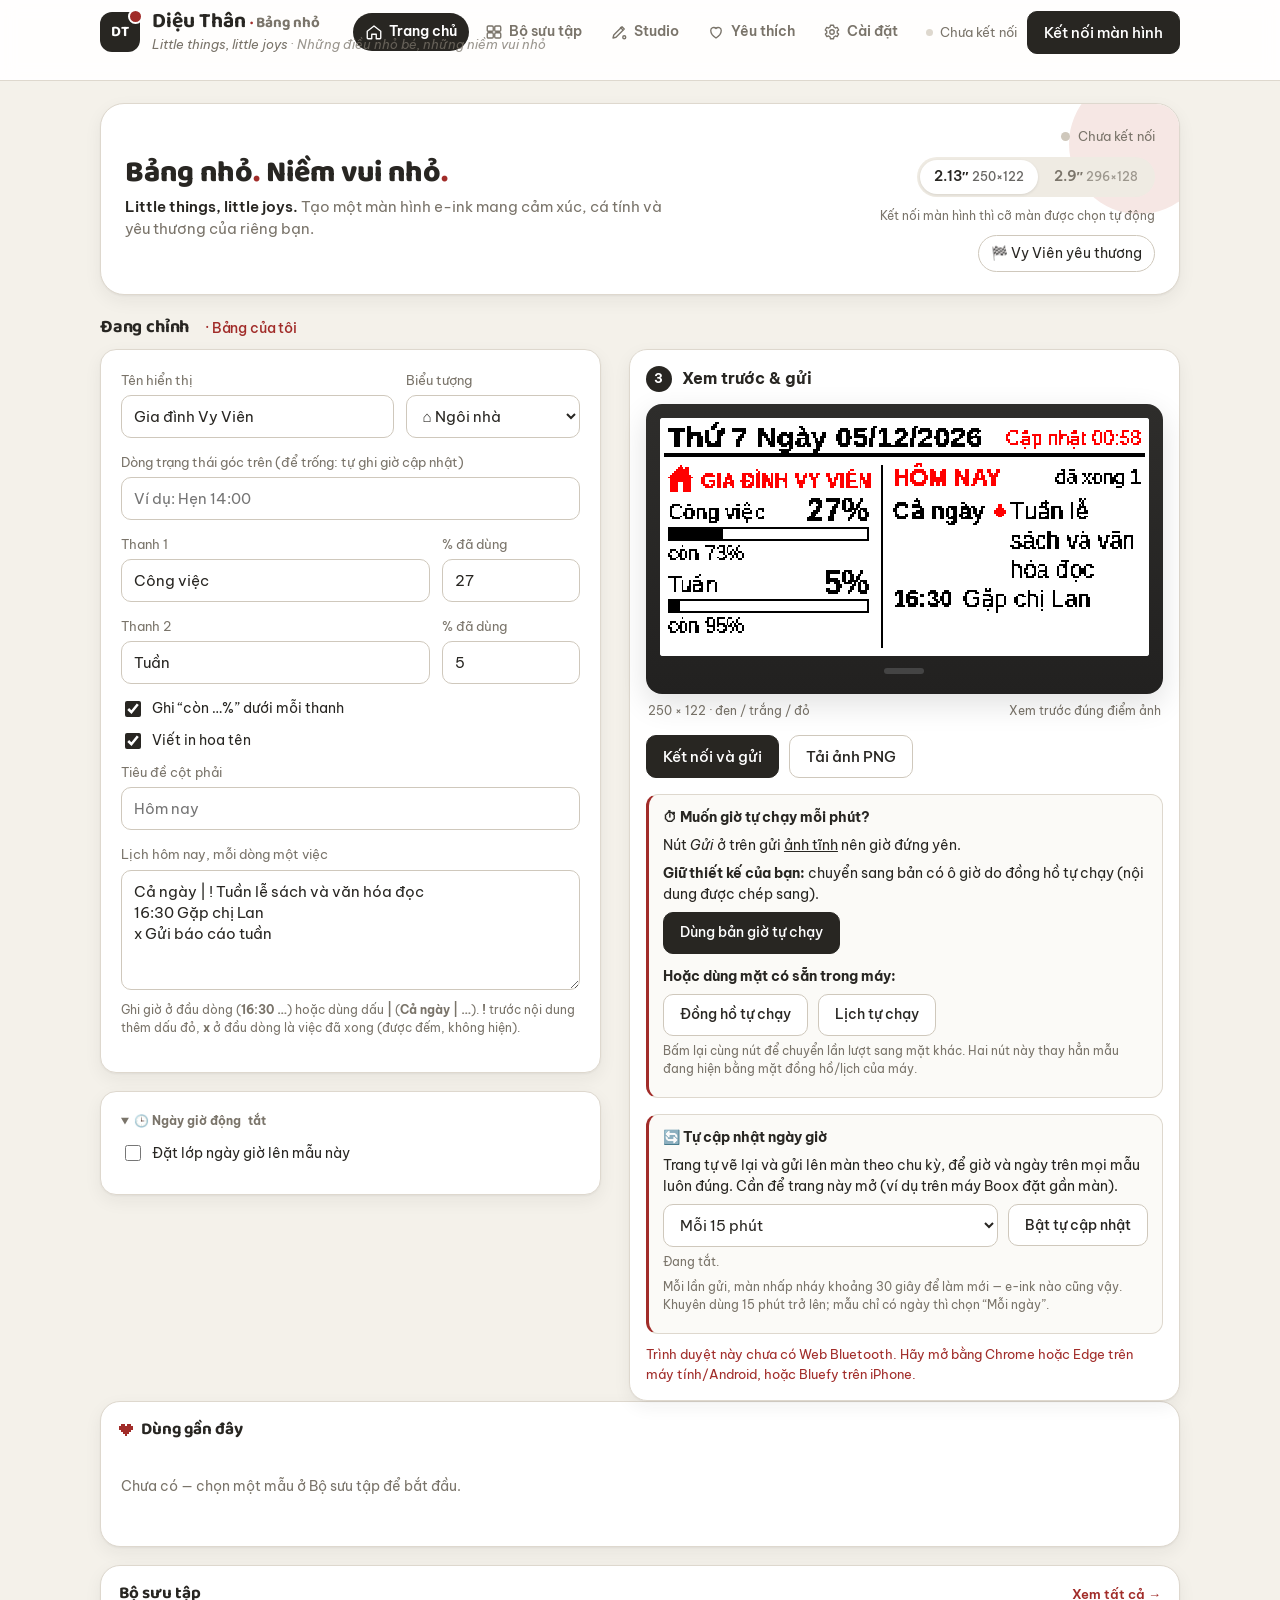
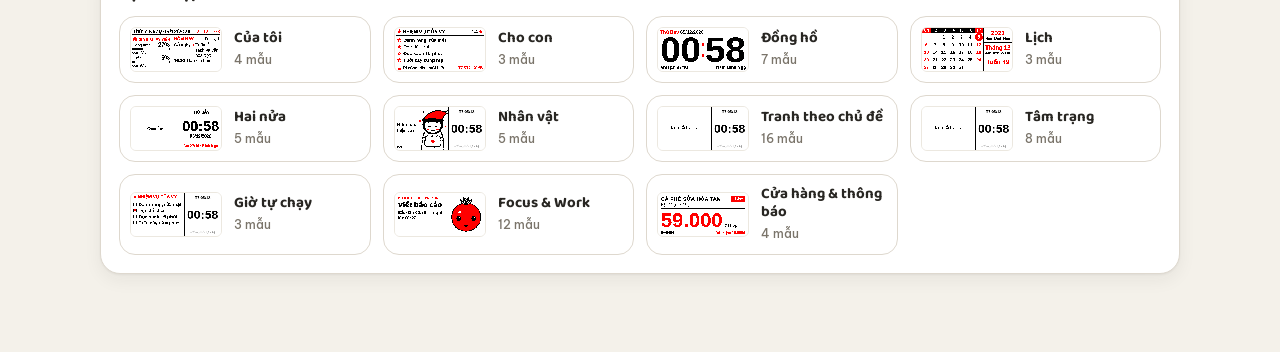
<file: index.html>
<!doctype html>
<html lang="vi">
<head>
<meta charset="utf-8">
<meta name="viewport" content="width=device-width, initial-scale=1">
<link rel="preconnect" href="https://fonts.googleapis.com"><link rel="preconnect" href="https://fonts.gstatic.com" crossorigin>
<link href="https://fonts.googleapis.com/css2?family=Baloo+2:wght@500;600;700;800&family=Be+Vietnam+Pro:wght@400;500;600;700&display=swap" rel="stylesheet">
<title>Diệu Thân · Bảng nhỏ</title>
<style>
  :root{
    --paper:#f7f5f0; --ink:#1d1d1b; --muted:#77736b; --line:#dedad2;
    --red:#b3261e; --card:#fffdf9;
    --serif: Georgia, "Iowan Old Style", "Times New Roman", serif;
    --sans: -apple-system, BlinkMacSystemFont, "Segoe UI", Roboto, Helvetica, Arial, sans-serif;
  }
  *{box-sizing:border-box}
  [hidden]{display:none!important}
  body{margin:0;background:var(--paper);color:var(--ink);font:15px/1.5 var(--sans)}
  .wrap{max-width:980px;margin:0 auto;padding:28px 20px 60px}
  header{display:flex;justify-content:space-between;align-items:flex-end;gap:16px;flex-wrap:wrap;border-bottom:1px solid var(--line);padding-bottom:16px}
  h1{font:400 30px/1.1 var(--serif);margin:0;letter-spacing:-.01em}
  h1 em{color:var(--red);font-style:normal}
  .h1-sub{color:var(--muted);font-size:.72em;white-space:nowrap}
  .sub{color:var(--muted);margin:6px 0 0;font-size:14px}
  .conn{display:flex;align-items:center;gap:10px;flex-wrap:wrap}
  .status{font-size:13px;color:var(--muted)}
  .status::before{content:"";display:inline-block;width:7px;height:7px;border-radius:50%;background:var(--line);margin-right:7px;vertical-align:1px}
  .status.on::before{background:#3d7a4a}
  button{font:inherit;border:1px solid var(--ink);background:transparent;color:var(--ink);padding:9px 16px;border-radius:999px;cursor:pointer;min-height:40px}
  button:hover{background:var(--ink);color:var(--paper)}
  button.primary{background:var(--ink);color:var(--paper)}
  button.primary:hover{background:#000}
  button:disabled{opacity:.4;cursor:not-allowed;background:transparent;color:var(--ink)}
  button.primary:disabled{background:var(--ink);color:var(--paper)}
  .gallery{margin-top:22px}
  .gal-head{display:flex;align-items:baseline;justify-content:space-between;gap:12px;margin-bottom:10px}
  .gal-head h2{font:400 20px/1.2 var(--serif);margin:0}
  .gal-head .cur{font:500 14px var(--sans);color:var(--red);margin-left:6px}
  .cats{display:flex;gap:8px;overflow-x:auto;padding-bottom:6px;margin-bottom:12px;scrollbar-width:thin}
  .cats button{min-height:34px;padding:6px 14px;font-size:14px;white-space:nowrap;border-color:var(--line);color:var(--muted);background:var(--card)}
  .cats button:hover{background:var(--card);color:var(--ink);border-color:var(--ink)}
  .cats button[aria-selected="true"]{background:var(--ink);color:var(--paper);border-color:var(--ink)}
  .cats button .n{opacity:.6;margin-left:4px;font-size:12px}
  .cards{display:grid;grid-template-columns:repeat(auto-fill,minmax(150px,1fr));gap:12px}
  .card{display:flex;flex-direction:column;gap:6px;padding:8px;border:1px solid var(--line);border-radius:12px;background:var(--card);cursor:pointer;text-align:left;min-height:0;color:var(--ink);font-size:13px;line-height:1.3}
  .card:hover{background:var(--card);color:var(--ink);border-color:var(--ink);transform:translateY(-1px)}
  .card img{width:100%;height:auto;aspect-ratio:250/122;image-rendering:pixelated;border:1px solid #e5e2db;border-radius:4px;background:#fff;display:block}
  .card.sel{border:2px solid var(--red);padding:7px;box-shadow:0 4px 14px rgba(179,38,30,.12)}
  .card.sel .nm::before{content:"● ";color:var(--red)}
  .live{margin-top:16px;border:1px solid var(--line);border-left:3px solid var(--red);border-radius:10px;background:var(--card);padding:12px 14px;font-size:14px}
  .live p{margin:6px 0}
  .live .small-note{font-size:12px;color:var(--muted)}
  details.opts{margin-top:16px;padding:14px 20px}
  details.opts summary,details.more summary{cursor:pointer;font-size:14px;color:var(--ink)}
  .hint-inline{color:var(--muted);font-size:12px;margin-left:4px}
  details.more summary{color:var(--muted);font-size:12px}
  @media (max-width:520px){
    .wrap{padding:14px 14px 40px}
    header{flex-wrap:nowrap;align-items:center;padding-bottom:12px}
    h1{font-size:24px}
    header .sub{font-size:12px;margin-top:2px}
    .conn{flex-direction:column;align-items:flex-end;gap:2px}
    .conn button{padding:7px 12px;min-height:36px;font-size:13px;white-space:nowrap}
    header > div:first-child{min-width:0}
    .conn .status{font-size:11px;order:2}
    .gallery{margin-top:14px}
    .gal-head h2{font-size:17px}
    #galCount{display:none}
    .cats{flex-wrap:wrap;gap:6px;overflow:visible;padding-bottom:0;margin-bottom:10px}
    .cats button{min-height:30px;padding:4px 11px;font-size:13px}
    .cards{grid-template-columns:repeat(2,1fr);gap:8px}
    .card{font-size:12px;padding:6px}.card.sel{padding:5px}
    .device{padding:10px 10px 16px;border-radius:14px}
    .device .chin{margin-top:8px}
    .meta{margin:6px 2px 10px}
    .meta span:last-child{display:none}
    .actions button{flex:1}
    #btnPng{flex:0 0 auto}
    .panel{padding:14px;border-radius:12px}
    .grid{gap:16px}
    .msg{font-size:12px}
  }
  .grid{display:grid;grid-template-columns:minmax(0,1fr) minmax(0,1.1fr);gap:28px;align-items:start}
  @media (max-width:820px){.grid{grid-template-columns:1fr}.grid .preview{order:-1;position:static}}
  .panel{background:var(--card);border:1px solid var(--line);border-radius:14px;padding:20px}
  .panel[hidden]{display:none}
  label{display:block;font-size:13px;color:var(--muted);margin:0 0 14px}
  label > span{display:block;margin-bottom:5px}
  input[type=text],input[type=date],textarea,select{width:100%;font:15px/1.4 var(--sans);color:var(--ink);background:#fff;border:1px solid var(--line);border-radius:8px;padding:9px 11px}
  textarea{min-height:120px;resize:vertical}
  input:focus,textarea:focus,select:focus{outline:2px solid var(--ink);outline-offset:-1px}
  .row{display:flex;gap:12px}
  .row > label{flex:1}
  .hint{font-size:12px;color:var(--muted);margin:-8px 0 14px}
  .check{display:flex;align-items:center;gap:8px;color:var(--ink);font-size:14px;margin-bottom:10px}
  .check input{width:16px;height:16px;accent-color:var(--ink)}
  input[type=range]{width:100%;accent-color:var(--ink)}
  .preview{position:sticky;top:16px}
  .device{background:#2b2a28;border-radius:18px;padding:18px 18px 26px;box-shadow:0 10px 30px rgba(0,0,0,.12)}
  .device canvas{display:block;width:100%;height:auto;image-rendering:pixelated;image-rendering:crisp-edges;background:#fff;border-radius:3px}
  .device .chin{height:6px;width:40px;margin:12px auto 0;border-radius:3px;background:#444}
  .meta{display:flex;justify-content:space-between;font-size:12px;color:var(--muted);margin:10px 2px 16px}
  .actions{display:flex;gap:10px;flex-wrap:wrap}
  progress{width:100%;height:4px;margin-top:14px;appearance:none;border:0;background:var(--line);border-radius:2px}
  progress::-webkit-progress-bar{background:var(--line);border-radius:2px}
  progress::-webkit-progress-value{background:var(--ink);border-radius:2px}
  progress::-moz-progress-bar{background:var(--ink)}
  .msg{font-size:13px;margin-top:10px;min-height:20px}
  .msg.err{color:var(--red)}
  details{margin-top:18px;font-size:12px;color:var(--muted)}
  #log{white-space:pre-wrap;font:11px/1.5 ui-monospace,Menlo,monospace;max-height:160px;overflow:auto;background:#fff;border:1px solid var(--line);border-radius:8px;padding:8px;margin-top:8px}
  .note{font-size:12px;color:var(--muted);border-left:2px solid var(--red);padding-left:10px;margin-top:4px}

  /* ===== Giao diện mới: gọn, đồng bộ, chuyên nghiệp ===== */
  :root{--paper:#f4f3ef;--card:#ffffff;--line:#e5e2da;--line2:#d6d2c8;--ink:#1c1c1a;--muted:#6f6b63;--red:#c0392b;--red-soft:#fbeeec;--radius:14px;--shadow:0 1px 2px rgba(20,18,14,.05),0 4px 14px rgba(20,18,14,.05)}
  body{background:var(--paper);font:15px/1.55 var(--sans);-webkit-font-smoothing:antialiased}
  .topbar{position:sticky;top:0;z-index:20;background:rgba(255,255,255,.92);backdrop-filter:saturate(1.4) blur(8px);border-bottom:1px solid var(--line)}
  .tb-in{max-width:1120px;margin:0 auto;padding:10px 20px;display:flex;align-items:center;gap:16px}
  .brand{display:flex;align-items:center;gap:12px;flex:1;min-width:0}
  .logo{flex:0 0 40px;height:40px;border-radius:11px;background:var(--ink);color:#fff;display:grid;place-items:center;font:700 15px/1 var(--sans);letter-spacing:.5px;position:relative}
  .logo::after{content:"";position:absolute;right:-3px;top:-3px;width:11px;height:11px;border-radius:50%;background:var(--red);border:2px solid #fff}
  .topbar h1{font:600 20px/1.15 var(--serif);margin:0;letter-spacing:-.01em;white-space:nowrap}
  .topbar .sub{margin:2px 0 0;font-size:12.5px;color:var(--muted);white-space:nowrap;overflow:hidden;text-overflow:ellipsis}
  .tb-link{font-size:13.5px;color:var(--ink);text-decoration:none;border:1px solid var(--line2);border-radius:999px;padding:7px 12px;white-space:nowrap;background:#fff}
  .tb-link:hover{border-color:var(--ink)}
  .conn{display:flex;align-items:center;gap:10px}
  .status{font-size:12.5px;white-space:nowrap}
  .wrap{max-width:1120px;padding:22px 20px 60px}
  button{border-radius:10px;min-height:42px;padding:9px 16px;font-weight:500;border:1px solid var(--line2);background:#fff;transition:background .12s,border-color .12s}
  button:hover{background:#f3f1ec;color:var(--ink);border-color:var(--ink)}
  button.primary,#btnConnect{background:var(--ink);color:#fff;border-color:var(--ink)}
  button.primary:hover,#btnConnect:hover{background:#000;color:#fff}
  .gal-head h2{font:600 18px/1.2 var(--sans);display:flex;align-items:center;gap:10px;letter-spacing:-.01em}
  .step{display:inline-grid;place-items:center;width:26px;height:26px;border-radius:50%;background:var(--ink);color:#fff;font:700 13px/1 var(--sans);flex:0 0 26px}
  .gal-head .cur{font-weight:500;font-size:14px}
  .gallery{background:var(--card);border:1px solid var(--line);border-radius:18px;padding:18px 18px 20px;box-shadow:var(--shadow);margin-top:0}
  .cats{gap:6px;margin-bottom:14px;flex-wrap:wrap;overflow:visible}
  .cats button{border-radius:999px;min-height:34px;padding:5px 14px;font-size:13.5px;background:#f6f5f1;border-color:transparent;color:var(--muted)}
  .cats button:hover{background:#ecebe6;color:var(--ink);border-color:transparent}
  .cats button[aria-selected="true"]{background:var(--ink);color:#fff}
  .cards{grid-template-columns:repeat(auto-fill,minmax(168px,1fr));gap:14px}
  .card{background:#fff;border:1px solid var(--line);border-radius:12px;padding:8px 8px 10px;box-shadow:none;transition:box-shadow .15s,border-color .15s,transform .15s}
  .card:hover{background:#fff;border-color:var(--line2);box-shadow:var(--shadow);transform:translateY(-2px)}
  .card img{border-radius:6px;border-color:#eceae4}
  .card .nm{font-weight:500;padding:0 2px}
  .card.sel{border:2px solid var(--red);padding:7px 7px 9px;box-shadow:0 0 0 4px var(--red-soft)}
  .card.sel .nm::before{content:"✓ ";color:var(--red)}
  .panel{background:var(--card);border:1px solid var(--line);border-radius:var(--radius);box-shadow:var(--shadow);padding:20px}
  label{color:var(--muted);font-size:13px}
  input[type=text],input[type=date],input[type=time],input[type=tel],textarea,select{border:1px solid var(--line2);border-radius:10px;padding:10px 12px;background:#fff;transition:border-color .12s,box-shadow .12s}
  input:focus,textarea:focus,select:focus{outline:none;border-color:var(--ink);box-shadow:0 0 0 3px rgba(28,28,26,.08)}
  .preview{background:var(--card);border:1px solid var(--line);border-radius:18px;padding:16px;box-shadow:var(--shadow)}
  .pv-head{display:flex;align-items:center;gap:10px;margin:0 0 12px;font-size:16px}
  .device{border-radius:16px;padding:14px 14px 20px;background:linear-gradient(180deg,#2e2d2b,#222120)}
  .meta{margin:8px 2px 14px}
  .live{background:#fbfaf7;border:1px solid var(--line);border-left:3px solid var(--red);border-radius:12px}
  details.live > summary{cursor:pointer;list-style:none}
  details.live > summary::-webkit-details-marker{display:none}
  details.live > summary::before{content:"▸ ";color:var(--muted)}
  details.live[open] > summary::before{content:"▾ "}
  .card{position:relative}
  .card .fav{position:absolute;top:6px;right:8px;width:30px;height:30px;border-radius:50%;background:rgba(255,255,255,.92);display:grid;place-items:center;font-size:17px;color:var(--red);box-shadow:0 1px 3px rgba(0,0,0,.12);cursor:pointer}
  .n-head{display:flex;flex-direction:column;gap:2px;margin-bottom:12px}.n-head b{font:700 18px/1.2 var(--display)}.n-coll{font-size:11.5px;letter-spacing:.08em;text-transform:uppercase;color:var(--red);font-weight:700}
  .n-form label output{color:var(--ink);font-weight:600}
  .f-label{font-size:13px;color:var(--muted);margin:4px 0 6px}
  .moods{display:grid;grid-template-columns:repeat(3,1fr);gap:8px;margin-bottom:14px}
  .moods button{display:flex;flex-direction:column;align-items:center;gap:2px;font-size:22px;line-height:1.1;padding:8px 4px;min-height:58px}
  .moods button span{font-size:12.5px;color:var(--muted)}
  .moods button.on{border:2px solid var(--red);background:var(--red-soft)}
  .moods button.on span{color:var(--ink);font-weight:600}
  @media (max-width:820px){.tb-link{display:none}}
  @media (max-width:520px){
    .tb-in{padding:8px 12px;gap:10px}.logo{flex-basis:34px;height:34px;border-radius:9px;font-size:13px}
    .topbar h1{font-size:17px}.topbar .sub{display:none}
    .conn{flex-direction:column;align-items:flex-end;gap:2px}.conn .status{font-size:11px;order:2}
    #btnConnect{min-height:36px;padding:6px 12px;font-size:13px}
    .wrap{padding:14px 12px 40px}.gallery{padding:12px;border-radius:14px}.preview{padding:12px;border-radius:14px}
    .cards{grid-template-columns:repeat(2,1fr);gap:8px}
  }
</style>
<link rel="stylesheet" href="shell.css">
</head>
<body>
<header class="topbar">
  <div class="tb-in">
    <div class="brand">
      <span class="logo" aria-hidden="true">DT</span>
      <div>
        <h1>Diệu Thân <span class="h1-sub"><em>·</em> Bảng nhỏ</span></h1>
        <p class="sub">Thiết kế nhãn cho màn e-ink 2.13" / 2.9" · gửi qua Bluetooth</p>
      </div>
    </div>
    <a class="tb-link" href="dua-sao.html">🏁 Vy Viên yêu thương</a>
    <div class="conn">
      <span id="status" class="status">Chưa kết nối</span>
      <button id="btnConnect">Kết nối màn hình</button>
    </div>
  </div>
</header>
<div class="wrap">

  <section class="gallery">
    <div class="gal-head"><h2><span class="step">1</span>Chọn màn hình</h2><span id="galCount" class="sub"></span></div>
    <div class="cats" id="cats" role="tablist"></div>
    <div class="cards" id="cards"></div>
  </section>
  <div class="gal-head" style="margin-top:22px"><h2><span class="step">2</span>Chỉnh nội dung <span id="curName" class="cur"></span></h2></div>

  <div class="grid">
    <div>
      <section class="panel" data-p="dash" hidden>
        <div class="row">
          <label><span>Tên hiển thị</span><input id="dashName" type="text" maxlength="24" placeholder="Tên của bạn"></label>
          <label style="flex:0 0 38%"><span>Biểu tượng</span>
            <select id="dashIcon"><option value="home">⌂ Ngôi nhà</option><option value="star">✳ Sao</option><option value="heart">♥ Trái tim</option><option value="flower">✿ Bông hoa</option><option value="mono">Chữ cái đầu</option><option value="none">Không</option></select></label>
        </div>
        <label><span>Dòng trạng thái góc trên (để trống: tự ghi giờ cập nhật)</span><input id="dashStatus" type="text" maxlength="32" placeholder="Ví dụ: Hẹn 14:00"></label>
        <div class="row">
          <label><span>Thanh 1</span><input id="m1Label" type="text" maxlength="12"></label>
          <label style="flex:0 0 30%"><span>% đã dùng</span><input id="m1Pct" type="text" inputmode="numeric" maxlength="3"></label>
        </div>
        <div class="row">
          <label><span>Thanh 2</span><input id="m2Label" type="text" maxlength="12"></label>
          <label style="flex:0 0 30%"><span>% đã dùng</span><input id="m2Pct" type="text" inputmode="numeric" maxlength="3"></label>
        </div>
        <label class="check"><input id="dashLeft" type="checkbox" checked> Ghi “còn …%” dưới mỗi thanh</label>
        <label class="check"><input id="dashUpper" type="checkbox" checked> Viết in hoa tên</label>
        <label><span>Tiêu đề cột phải</span><input id="dashTitle" type="text" maxlength="14" placeholder="Hôm nay"></label>
        <label><span>Lịch hôm nay, mỗi dòng một việc</span>
          <textarea id="dashItems" placeholder="Cả ngày | ! Tuần lễ sách&#10;16:30 Gặp chị Lan&#10;x Gửi báo cáo"></textarea></label>
        <p class="hint">Ghi giờ ở đầu dòng (<b>16:30 …</b>) hoặc dùng dấu <b>|</b> (<b>Cả ngày | …</b>). <b>!</b> trước nội dung thêm dấu đỏ, <b>x</b> ở đầu dòng là việc đã xong (được đếm, không hiện).</p>
      </section>

      <section class="panel" data-p="kids" hidden>
        <label><span>Kiểu giao diện</span>
          <select id="kidStyle"><option value="stars">Bảng sao – một bé</option><option value="duo">Hai bé – hai cột</option><option value="hero">Nhiệm vụ đặc biệt</option></select></label>
        <div class="row">
          <label><span>Tên bé thứ nhất</span><input id="kid1Name" type="text" maxlength="16"></label>
          <label data-kid="duo"><span>Tên bé thứ hai</span><input id="kid2Name" type="text" maxlength="16"></label>
        </div>
        <label data-kid="stars duo"><span>Nhiệm vụ của bé thứ nhất, mỗi dòng một việc</span><textarea id="kid1Tasks" style="min-height:96px"></textarea></label>
        <label data-kid="duo"><span>Nhiệm vụ của bé thứ hai</span><textarea id="kid2Tasks" style="min-height:96px"></textarea></label>
        <label data-kid="hero"><span>Nhiệm vụ đặc biệt</span><textarea id="kidMission" style="min-height:70px"></textarea></label>
        <label data-kid="stars hero"><span>Phần thưởng khi hoàn thành (không bắt buộc)</span><input id="kidReward" type="text" maxlength="36"></label>
        <p class="hint" data-kid="stars duo">Thêm <b>x</b> ở đầu dòng khi con làm xong: ngôi sao/ô sẽ được tô kín và đếm vào tổng.</p>
      </section>

      <section class="panel" data-p="split" hidden>
        <label><span>Kiểu ghép</span>
          <select id="splitMode"><option value="photo-time">Ảnh │ Thời gian</option><option value="time-tasks">Thời gian │ Nhiệm vụ</option><option value="photo-tasks">Ảnh │ Nhiệm vụ</option><option value="photo-timetasks">Ảnh │ Thời gian + Nhiệm vụ</option></select></label>
        <label class="check"><input id="splitSwap" type="checkbox"> Đổi bên trái ↔ phải</label>
        <label data-split="photo"><span>Ảnh (dùng chung với tab Ảnh)</span><input id="splitPhoto" type="file" accept="image/*"></label>
        <label data-split="tasks"><span>Tiêu đề nhiệm vụ</span><input id="splitTitle" type="text" maxlength="18" placeholder="Nhiệm vụ"></label>
        <label data-split="tasks"><span>Nhiệm vụ, mỗi dòng một việc (x ở đầu = đã xong)</span><textarea id="splitTasks" style="min-height:96px"></textarea></label>
        <p class="note" data-split="time">Giờ ở mẫu này là lúc bấm gửi. Muốn giờ tự chạy mỗi phút, bấm <b>Dùng bản giờ tự chạy</b> trong ô ⏱ dưới khung xem trước.</p>
      </section>

      <section class="panel" data-p="clk" hidden>
        <label><span>Kiểu</span>
          <select id="clkStyle">
            <optgroup label="Đồng hồ"><option value="clock">Đồng hồ</option><option value="clock3d">Đồng hồ 3D</option><option value="flip">Đồng hồ lật + lịch</option><option value="bigdate">Đồng hồ và ngày lớn</option><option value="holiday">Đồng hồ nhắc ngày lễ</option><option value="calclock">Đồng hồ, thứ và ngày</option><option value="monthclock">Đồng hồ và lịch tháng</option></optgroup>
            <optgroup label="Lịch"><option value="info">Lịch thông tin</option><option value="month">Lịch tháng lớn</option><option value="lunar">Lịch âm</option></optgroup>
          </select></label>
        <label data-clk="bigdate"><span>Câu nhắc dưới đồng hồ</span><input id="clkQuote" type="text" maxlength="60" placeholder="Hãy làm mỗi việc như việc cuối đời."></label>
        <label><span>Ngày (mặc định hôm nay)</span><input id="clkDate" type="date"></label>
        <label><span>Dòng ghi chú góc dưới (không bắt buộc)</span><input id="clkNote" type="text" maxlength="20" placeholder="Ví dụ: Nhà Vy Viên"></label>
        <p class="note">Các mẫu ở đây gửi lên dạng <b>ảnh tĩnh</b>: giờ đứng yên từ lúc gửi. Muốn giờ tự chạy, dùng nút <b>Đồng hồ tự chạy</b> / <b>Lịch tự chạy</b> bên khung xem trước.</p>
      </section>

      <section class="panel" data-p="priv" hidden><select id="privId" hidden></select><div id="privPanel"></div></section>
      <section class="panel" data-p="studio" hidden><div id="stPanel"></div></section>
      <section class="panel" data-p="n" hidden>
        <select id="nId" hidden></select>
        <div id="nHead" class="n-head"></div>
        <div id="nForm" class="n-form"></div>
        <p class="note" id="nTimely" hidden>Mẫu này dùng ngày giờ lúc gửi. Muốn nó tự đổi theo thời gian, bật <b>Tự cập nhật</b> (ví dụ “Khi sang buổi mới” hoặc “Mỗi giờ”).</p>
      </section>

      <section class="panel" data-p="char" hidden>
        <label><span>Cảnh</span><select id="charScene"><option value="auto">Tự theo giờ</option><option value="sang">Sáng · thức dậy</option><option value="trua">Trưa · ăn cơm</option><option value="chieu">Chiều · làm việc</option><option value="toi">Tối · đồ ngủ</option></select></label>
        <div class="f-label">Tâm trạng hôm nay</div>
        <div class="moods" id="moods">
          <button data-mood="vui">😊<span>Vui</span></button><button data-mood="thuong">🙂<span>Bình thường</span></button><button data-mood="haohung">🤩<span>Hào hứng</span></button>
          <button data-mood="met">😮‍💨<span>Mệt</span></button><button data-mood="buon">😢<span>Buồn</span></button><button data-mood="ngu">😴<span>Ngái ngủ</span></button>
        </div>
        <select id="charMood" hidden><option>vui</option><option>thuong</option><option>haohung</option><option>met</option><option>buon</option><option>ngu</option></select>
        <div class="row">
          <label><span>Tên nhân vật (không bắt buộc)</span><input id="charName" type="text" maxlength="14" placeholder="Ví dụ: Vy"></label>
          <label><span>Câu nói riêng (để trống: tự theo cảnh)</span><input id="charCaption" type="text" maxlength="36"></label>
        </div>
        <div class="f-label">Giờ bắt đầu mỗi buổi</div>
        <div class="row">
          <label><span>🌅 Sáng</span><input id="charT1" type="time" value="05:30"></label><label><span>🍚 Trưa</span><input id="charT2" type="time" value="11:00"></label>
          <label><span>💻 Chiều</span><input id="charT3" type="time" value="13:30"></label><label><span>🌙 Tối</span><input id="charT4" type="time" value="20:00"></label>
        </div>
        <p class="note">Bấm <b>Gửi kèm đồng hồ tự chạy</b> để gửi cảnh hiện tại (giờ ở cột phải tự chạy). Muốn nhân vật <b>tự đổi theo buổi</b>: để máy Boox mở trang này, ở ô <b>Tự cập nhật</b> chọn <b>“Khi sang buổi mới”</b> rồi bấm Bật — chỉ gửi 4 lần mỗi ngày, rất tiết kiệm pin.</p>
      </section>

      <section class="panel" data-p="pic" hidden>
        <label><span>Tranh</span><select id="picId"></select></label>
        <p class="note">Tranh nằm ở bên trái; <b>giờ và ngày ở bên phải do đồng hồ tự chạy mỗi phút</b>. Bấm <b>Gửi kèm đồng hồ tự chạy</b> bên khung xem trước. Phần màu đỏ trong tranh (trái tim…) giữ màu đỏ nếu bật “Dùng điểm nhấn đỏ”.</p>
      </section>

      <section class="panel" data-p="art" hidden>
        <label><span>Loại nội dung</span>
          <select id="artKind"><option value="tasks">Nhiệm vụ</option><option value="note">Lời nhắn / gia đình</option><option value="photo">Ảnh</option></select></label>
        <div class="row">
          <label><span>Vị trí ô giờ</span><select id="artPos"><option value="0">Trên bên trái</option><option value="1" selected>Trên bên phải</option><option value="2">Dưới bên trái</option><option value="3">Dưới bên phải</option></select></label>
          <label><span>Kiểu ô giờ (theo đồng hồ của bạn)</span><select id="artBox"><option value="side">Giờ ở nửa phải – gửi thẳng từ trang này</option><option value="small">Ô nhỏ ở góc (Đồng hồ tranh)</option><option value="big">Ô lớn góc trên phải</option><option value="col">Cột bên trái</option></select></label>
        </div>
        <p class="hint">Xem trang gốc → “Đồng hồ và ảnh” → “Đồng hồ tranh”: dòng <i>Khung ảnh</i> cho biết đồng hồ của bạn dùng ô giờ kiểu nào.</p>
        <div data-art="tasks note"><label><span>Tiêu đề</span><input id="artTitle" type="text" maxlength="22" placeholder="Nhiệm vụ của Vy"></label></div>
        <div data-art="tasks"><label><span>Nhiệm vụ, mỗi dòng một việc (x ở đầu = đã xong)</span><textarea id="artTasks" style="min-height:96px"></textarea></label></div>
        <div data-art="note"><label><span>Lời nhắn</span><textarea id="artMsg" style="min-height:70px"></textarea></label>
          <label><span>Ký tên</span><input id="artBy" type="text" maxlength="24"></label></div>
        <div data-art="photo"><label><span>Ảnh (dùng chung với tab Ảnh)</span><input id="artPhoto" type="file" accept="image/*"></label>
          <label><span>Chú thích (không bắt buộc)</span><input id="artCaption" type="text" maxlength="30"></label></div>
      </section>

      <section class="panel" data-p="tpl" hidden>
        <label><span>Loại mẫu</span>
          <select id="tplKind"><option value="price">Thẻ giá</option><option value="notice">Thẻ thông báo</option><option value="parking">Số điện thoại đỗ xe</option><option value="countdown">Đếm ngược ngày</option></select></label>
        <div data-tpl="price">
          <label><span>Tên sản phẩm</span><input id="tplName" type="text" maxlength="40"></label>
          <div class="row">
            <label><span>Giá bán (đ)</span><input id="tplPrice" type="text" inputmode="numeric" maxlength="12"></label>
            <label><span>Giá cũ (để trống nếu không giảm)</span><input id="tplOld" type="text" inputmode="numeric" maxlength="12"></label>
          </div>
          <div class="row">
            <label><span>Đơn vị</span><input id="tplUnit" type="text" maxlength="10"></label>
            <label><span>Quy cách / ghi chú</span><input id="tplSpec" type="text" maxlength="32"></label>
          </div>
        </div>
        <div data-tpl="notice">
          <label><span>Mẫu có sẵn</span>
            <select id="tplPreset"><option value="">— Tự viết —</option><option value="break">Tạm nghỉ</option><option value="hours">Giờ mở cửa</option><option value="call">Vui lòng gọi</option><option value="meeting">Đang họp</option><option value="sleep">Bé đang ngủ</option><option value="notouch">Vui lòng không chạm</option></select></label>
          <label><span>Tiêu đề</span><input id="tplTitle" type="text" maxlength="24"></label>
          <label><span>Nội dung</span><textarea id="tplBody" style="min-height:64px"></textarea></label>
          <label><span>Liên hệ (không bắt buộc)</span><input id="tplContact" type="text" maxlength="24"></label>
        </div>
        <div data-tpl="parking">
          <label><span>Số điện thoại</span><input id="tplPhone" type="tel" maxlength="16"></label>
          <label><span>Lời nhắn</span><input id="tplParkMsg" type="text" maxlength="40"></label>
        </div>
        <div data-tpl="countdown">
          <label><span>Ngày đích</span><input id="tplCdDate" type="date"></label>
          <label><span>Sự kiện</span><input id="tplCdText" type="text" maxlength="30"></label>
        </div>
      </section>

      <section class="panel" data-p="todo">
        <label><span>Danh sách việc, mỗi dòng một việc</span>
          <textarea id="todoText" placeholder="Gửi báo cáo tuần&#10;! Gọi cho mẹ&#10;x Đi chợ"></textarea></label>
        <p class="hint">Bắt đầu dòng bằng <b>!</b> để đánh dấu việc quan trọng (ô màu đỏ), bằng <b>x</b> để đánh dấu đã xong.</p>
        <label><span>Tiêu đề</span><input id="todoTitle" type="text" maxlength="24" placeholder="Việc hôm nay"></label>
      </section>

      <section class="panel" data-p="cal" hidden>
        <label><span>Ngày</span><input id="calDate" type="date"></label>
        <label><span>Ghi chú ngắn (không bắt buộc)</span><input id="calNote" type="text" maxlength="40" placeholder="Ví dụ: Sinh nhật Bin"></label>
        <p class="note">Màn hình giữ nguyên ảnh sau khi gửi, nên nhãn này không tự đổi ngày. Hãy gửi lại mỗi sáng (mất khoảng nửa phút).</p>
      </section>

      <section class="panel" data-p="quote" hidden>
        <label><span>Câu nhắc</span><textarea id="quoteText" placeholder="Chậm lại một chút, mọi thứ vẫn kịp."></textarea></label>
        <label><span>Người nói / ký tên (không bắt buộc)</span><input id="quoteBy" type="text" maxlength="30"></label>
        <label><span>Kiểu chữ</span>
          <select id="quoteFont"><option value="serif">Có chân, thanh lịch</option><option value="sans">Không chân, hiện đại</option></select></label>
      </section>

      <section class="panel" data-p="photo" hidden>
        <label><span>Chọn ảnh</span><input id="photoFile" type="file" accept="image/*"></label>
        <label><span>Cách đặt ảnh</span>
          <select id="photoFit"><option value="cover">Phủ kín khung</option><option value="contain">Vừa khung, viền trắng</option></select></label>
        <label><span>Độ sáng</span><input id="photoBright" type="range" min="-60" max="60" value="0"></label>
        <label><span>Tương phản</span><input id="photoContrast" type="range" min="-50" max="80" value="15"></label>
        <label><span>Chú thích dưới ảnh (không bắt buộc)</span><input id="photoCaption" type="text" maxlength="32"></label>
      </section>

      <details class="panel opts">
        <summary>Tùy chọn hiển thị <span class="hint-inline">màu đỏ, viền, cỡ màn</span></summary>
        <label class="check" style="margin-top:14px"><input id="optRed" type="checkbox" checked> Dùng điểm nhấn đỏ</label>
        <label class="check"><input id="optFrame" type="checkbox"> Viền mảnh quanh nhãn</label>
        <label style="margin:8px 0 0"><span>Kích thước màn (tự chọn khi đã kết nối)</span>
          <select id="optSize"><option value="213">2.13" · 250 × 122</option><option value="290">2.9" · 296 × 128</option></select></label>
      </details>
    </div>

    <div class="preview">
      <div class="pv-head"><span class="step">3</span><b>Xem trước &amp; gửi</b></div>
      <div class="device"><canvas id="cv" width="250" height="122"></canvas><div class="chin"></div></div>
      <div class="meta"><span id="metaSize">250 × 122 · đen / trắng / đỏ</span><span>Xem trước đúng điểm ảnh</span></div>
      <div class="actions">
        <button id="btnSend" class="primary" disabled>Gửi lên màn hình</button>
        <button id="btnCancel" hidden>Dừng</button>
        <button id="btnPng">Tải ảnh PNG</button>
      </div>
      <div class="live" id="artGuide" hidden>
        <b>⏱ Mẫu này dùng giờ tự chạy của đồng hồ</b>
        <p>Phần giờ là chỗ đồng hồ <u>tự vẽ giờ mỗi phút</u> — không cần mở trang này, kể cả khi tắt Bluetooth.</p>
        <div id="artSideWrap">
          <div class="actions"><button id="btnSendClock" class="primary">Gửi kèm đồng hồ tự chạy</button></div>
          <p class="small-note">Thiết kế của bạn ở bên trái, đồng hồ tự vẽ giờ và ngày ở cột bên phải. Cần đồng hồ có phần mềm hỗ trợ “Đồng hồ và ảnh” (2.13": bản 40 trở lên; 2.9": bản 30 trở lên).</p>
        </div>
        <div id="artPngWrap">
        <div class="actions"><button id="btnArtPng" class="primary">Tải ảnh cho Đồng hồ tranh</button></div>
        <ol style="margin:10px 0 4px;padding-left:20px;font-size:13px;line-height:1.55">
          <li>Bấm nút trên để lưu ảnh (đúng cỡ <span id="artSizeTxt">250 × 128</span>).</li>
          <li>Mở <a href="https://tanhoangphuc842002-rgb.github.io/" target="_blank" rel="noopener">trang gốc</a>, kết nối đồng hồ.</li>
          <li>Vào <b>Đồng hồ và ảnh</b> → <b>Cách hiển thị: Đồng hồ tranh</b>.</li>
          <li>Bấm <b>Chọn ảnh của tôi</b>, chọn ảnh vừa lưu; đặt <b>Vị trí giờ</b> giống ở đây.</li>
          <li>Bấm <b>Tải lên đồng hồ</b>. Xong — giờ tự chạy trên mẫu của bạn.</li>
        </ol>
        <p class="small-note">Nếu trang gốc báo cần cài dữ liệu, vào Cập nhật phần mềm → Cài đặt đồng hồ trước. Đồng hồ đời cũ có thể chưa có Đồng hồ tranh.</p>
        </div>
      </div>
      <div id="liveBox" class="live" hidden>
        <b>⏱ Muốn giờ tự chạy mỗi phút?</b>
        <p>Nút <i>Gửi</i> ở trên gửi <u>ảnh tĩnh</u> nên giờ đứng yên.</p>
        <div id="toArtWrap"><p><b>Giữ thiết kế của bạn:</b> chuyển sang bản có ô giờ do đồng hồ tự chạy (nội dung được chép sang).</p>
          <div class="actions"><button id="btnToArt" class="primary">Dùng bản giờ tự chạy</button></div></div>
        <p style="margin-top:12px"><b>Hoặc dùng mặt có sẵn trong máy:</b></p>
        <div class="actions"><button id="btnLiveClock">Đồng hồ tự chạy</button><button id="btnLiveCal">Lịch tự chạy</button></div>
        <p class="small-note">Bấm lại cùng nút để chuyển lần lượt sang mặt khác. Hai nút này thay hẳn mẫu đang hiện bằng mặt đồng hồ/lịch của máy.</p>
      </div>
      <div class="live" id="autoBox">
        <b>🔄 Tự cập nhật ngày giờ</b>
        <p>Trang tự vẽ lại và gửi lên màn theo chu kỳ, để giờ và ngày trên mọi mẫu luôn đúng. Cần để trang này mở (ví dụ trên máy Boox đặt gần màn).</p>
        <div class="actions" style="align-items:center">
          <select id="autoEvery" style="width:auto;flex:1">
            <option value="5">Mỗi 5 phút</option><option value="10">Mỗi 10 phút</option><option value="15" selected>Mỗi 15 phút</option><option value="30">Mỗi 30 phút</option><option value="60">Mỗi giờ</option><option value="day">Mỗi ngày (lúc 0 giờ)</option><option value="2">Mỗi 2 phút (hao pin màn)</option><option value="scene">Khi sang buổi mới (nhân vật)</option>
          </select>
          <button id="btnAuto">Bật tự cập nhật</button>
        </div>
        <p class="small-note" id="autoStatus">Đang tắt.</p>
        <p class="small-note">Mỗi lần gửi, màn nhấp nháy khoảng 30 giây để làm mới — e-ink nào cũng vậy. Khuyên dùng 15 phút trở lên; mẫu chỉ có ngày thì chọn “Mỗi ngày”.</p>
      </div>
      <details class="live" id="sleepBox">
        <summary><b>🌙 Hẹn giờ tắt / mở màn hình</b> <span class="small-note" id="sleepSum"></span></summary>
        <p>Đến giờ <b>tắt</b>, màn ngừng làm mới để tiết kiệm pin (e-ink vẫn giữ hình cuối cùng); đến giờ <b>mở</b>, màn hoạt động lại. Đồng hồ trong máy vẫn chạy đúng giờ. Lặp lại mỗi ngày.</p>
        <div class="row">
          <label><span>Tắt màn lúc</span><input id="sleepStart" type="time" value="22:00"></label>
          <label><span>Mở màn lúc</span><input id="sleepEnd" type="time" value="06:30"></label>
        </div>
        <div class="actions"><button id="btnSleepOn" class="primary">Lưu và bật hẹn giờ</button><button id="btnSleepOff">Tắt hẹn giờ</button><button id="btnSleepRead">Xem lịch hiện tại</button></div>
        <p class="small-note" id="sleepStatus">Kết nối màn hình để xem và đặt lịch.</p>
      </details>
      <progress id="prog" value="0" max="100" hidden></progress>
      <div id="msg" class="msg"></div>
      <details class="more"><summary>Không thấy màn hình? · Nhật ký Bluetooth</summary>
        <label class="check" style="margin-top:10px;font-size:13px"><input id="optAll" type="checkbox"> Hiện mọi thiết bị Bluetooth khi quét</label>
        <div id="log"></div></details>
    </div>
  </div>
</div>

<script src="eink-kit.js"></script>
<script src="collections.js"></script>
<script src="studio.js"></script>
<script>
'use strict';
/* ---------- Âm lịch (thuật toán Hồ Ngọc Đức, múi giờ +7) ---------- */
const Lunar=(()=>{
  const F=Math.floor,PI=Math.PI;
  function jd(dd,mm,yy){const a=F((14-mm)/12),y=yy+4800-a,m=mm+12*a-3;let j=dd+F((153*m+2)/5)+365*y+F(y/4)-F(y/100)+F(y/400)-32045;if(j<2299161)j=dd+F((153*m+2)/5)+365*y+F(y/4)-32083;return j;}
  function newMoon(k,tz){const T=k/1236.85,T2=T*T,T3=T2*T,dr=PI/180;let J=2415020.75933+29.53058868*k+0.0001178*T2-0.000000155*T3;J+=0.00033*Math.sin((166.56+132.87*T-0.009173*T2)*dr);
    const M=359.2242+29.10535608*k-0.0000333*T2-0.00000347*T3,Mp=306.0253+385.81691806*k+0.0107306*T2+0.00001236*T3,Fa=21.2964+390.67050646*k-0.0016528*T2-0.00000239*T3;
    let C=(0.1734-0.000393*T)*Math.sin(M*dr)+0.0021*Math.sin(2*dr*M);C-=0.4068*Math.sin(Mp*dr)-0.0161*Math.sin(dr*2*Mp);C-=0.0004*Math.sin(dr*3*Mp);
    C+=0.0104*Math.sin(dr*2*Fa)-0.0051*Math.sin(dr*(M+Mp));C-=0.0074*Math.sin(dr*(M-Mp))+0.0004*Math.sin(dr*(2*Fa+M));C-=0.0004*Math.sin(dr*(2*Fa-M))-0.0006*Math.sin(dr*(2*Fa+Mp));
    C+=0.0010*Math.sin(dr*(2*Fa-Mp))+0.0005*Math.sin(dr*(2*Mp+M));
    const dt=T<-11?0.001+0.000839*T+0.0002261*T2-0.00000845*T3-0.000000081*T*T3:-0.000278+0.000265*T+0.000262*T2;
    return F(J+C-dt+0.5+tz/24);}
  function sunLong(j,tz){const T=(j-2451545.5-tz/24)/36525,T2=T*T,dr=PI/180,M=357.52910+35999.05030*T-0.0001559*T2-0.00000048*T*T2,L0=280.46645+36000.76983*T+0.0003032*T2;
    let DL=(1.914600-0.004817*T-0.000014*T2)*Math.sin(dr*M);DL+=(0.019993-0.000101*T)*Math.sin(dr*2*M)+0.000290*Math.sin(dr*3*M);let L=(L0+DL)*dr;L-=PI*2*F(L/(PI*2));return F(L/PI*6);}
  function month11(yy,tz){const off=jd(31,12,yy)-2415021,k=F(off/29.530588853);let nm=newMoon(k,tz);if(sunLong(nm,tz)>=9)nm=newMoon(k-1,tz);return nm;}
  function leapOff(a11,tz){const k=F((a11-2415021.076998695)/29.530588853+0.5);let last,i=1,arc=sunLong(newMoon(k+i,tz),tz);do{last=arc;i++;arc=sunLong(newMoon(k+i,tz),tz);}while(arc!==last&&i<14);return i-1;}
  function fromSolar(dd,mm,yy,tz=7){const dn=jd(dd,mm,yy),k=F((dn-2415021.076998695)/29.530588853);let ms=newMoon(k+1,tz);if(ms>dn)ms=newMoon(k,tz);
    let a11=month11(yy,tz),b11=a11,ly;if(a11>=ms){ly=yy;a11=month11(yy-1,tz);}else{ly=yy+1;b11=month11(yy+1,tz);}
    const day=dn-ms+1,diff=F((ms-a11)/29);let leap=0,mon=diff+11;
    if(b11-a11>365){const ld=leapOff(a11,tz);if(diff>=ld){mon=diff+10;if(diff===ld)leap=1;}}
    if(mon>12)mon-=12;if(mon>=11&&diff<4)ly-=1;return {day,month:mon,year:ly,leap};}
  const CAN=['Giáp','Ất','Bính','Đinh','Mậu','Kỷ','Canh','Tân','Nhâm','Quý'],CHI=['Tý','Sửu','Dần','Mão','Thìn','Tỵ','Ngọ','Mùi','Thân','Dậu','Tuất','Hợi'];
  const MON=['','Giêng','Hai','Ba','Tư','Năm','Sáu','Bảy','Tám','Chín','Mười','Mười một','Chạp'];
  return {fromSolar,canChi:y=>CAN[(y+6)%10]+' '+CHI[(y+8)%12],monthName:m=>MON[m]};
})();

/* ---------- Trạng thái và lưu cục bộ ---------- */
const $=id=>document.getElementById(id);
const STORE='nhan-eink-v1';
const FIELDS=['dashName','dashIcon','dashStatus','m1Label','m1Pct','m2Label','m2Pct','dashLeft','dashUpper','dashTitle','dashItems','kidStyle','kid1Name','kid2Name','kid1Tasks','kid2Tasks','kidMission','kidReward','splitMode','splitSwap','splitTitle','splitTasks','clkStyle','clkNote','clkQuote','autoEvery','artKind','artPos','artBox','artTitle','artTasks','artMsg','artBy','artCaption','picId','charScene','charMood','charName','charCaption','charT1','charT2','charT3','charT4','tplKind','tplName','tplPrice','tplOld','tplUnit','tplSpec','tplTitle','tplBody','tplContact','tplPhone','tplParkMsg','tplCdDate','tplCdText','todoText','todoTitle','calNote','quoteText','quoteBy','quoteFont','photoFit','photoBright','photoContrast','photoCaption','optRed','optFrame','optSize'];
let tab='dash',photo=null;
const SIZES={213:{w:250,h:122},290:{w:296,h:128}};
function save(){const o={tab,v2:true,v3:true};for(const k of FIELDS){const el=$(k);o[k]=el.type==='checkbox'?el.checked:el.value;}try{localStorage.setItem(STORE,JSON.stringify(o));}catch(_){}}
function load(){let o={};try{o=JSON.parse(localStorage.getItem(STORE)||'{}');}catch(_){}
  for(const k of FIELDS)if(k in o){const el=$(k);if(el.type==='checkbox')el.checked=!!o[k];else el.value=o[k];}
  if(!$('todoText').value)$('todoText').value='Gửi báo cáo tuần\n! Gọi cho mẹ lúc 7 giờ\nĐọc 20 trang sách\nx Đi chợ';
  if(!o.v2){o.dashIcon='home';o.dashUpper=true;$('dashIcon').value='home';$('dashUpper').checked=true;} // bản 2: nhà + in hoa
  if(!o.v3)$('artBox').value='side'; // bản 3: mặc định gửi thẳng kèm đồng hồ tự chạy
  const def={artTitle:'Nhiệm vụ của Vy',artTasks:'Đánh răng, rửa mặt\nx Dọn đồ chơi\nĐọc sách 15 phút\nTưới cây cùng mẹ',artMsg:'Cả nhà mình cùng cố gắng nhé!',artBy:'Gia đình Vy Viên',kid1Name:'Vy',kid2Name:'Viên',kid1Tasks:'Đánh răng, rửa mặt\nx Dọn đồ chơi\nĐọc sách 15 phút\nTưới cây cùng mẹ',kid2Tasks:'Gấp quần áo\nx Cho cá ăn\nLàm bài tập toán',
    tplName:'Cà phê sữa hòa tan',tplPrice:'59000',tplOld:'69000',tplUnit:'hộp',tplSpec:'Hộp 20 gói × 16 g',tplTitle:'Tạm nghỉ',tplBody:'Tôi sẽ quay lại ngay.\nXin cảm ơn!',tplContact:'',
    tplPhone:'090 123 4567',tplParkMsg:'Xin gọi khi cần di chuyển xe',tplCdText:'Tết Nguyên Đán',tplCdDate:'2027-02-06',
    kidMission:'Tự xếp cặp sách cho ngày mai',splitTitle:'Việc của Vy',splitTasks:'Đánh răng\nx Dọn đồ chơi\nĐọc sách\nTưới cây',kidReward:'Đi công viên cuối tuần',dashName:'Gia đình Vy Viên',m1Label:'Công việc',m1Pct:'27',m2Label:'Tuần',m2Pct:'5',dashItems:'Cả ngày | ! Tuần lễ sách và văn hóa đọc\n16:30 Gặp chị Lan\nx Gửi báo cáo tuần'};
  for(const k in def)if(!(k in o))$(k).value=def[k];
  if(!$('quoteText').value)$('quoteText').value='Chậm lại một chút, mọi thứ vẫn kịp.';
  const t=new Date();$('calDate').value=`${t.getFullYear()}-${String(t.getMonth()+1).padStart(2,'0')}-${String(t.getDate()).padStart(2,'0')}`;
  setTab(o.tab||'dash');}

/* ---------- Vẽ nhãn ---------- */
const INK='#000',RED='#ff0000',WHITE='#fff';
const SERIF='Georgia, "Times New Roman", "Noto Serif", serif',SANS='-apple-system, "Segoe UI", Roboto, Helvetica, Arial, sans-serif';
const WD=['Chủ Nhật','Thứ Hai','Thứ Ba','Thứ Tư','Thứ Năm','Thứ Sáu','Thứ Bảy'];
function setFont(ctx,size,weight=600,fam=SANS){ctx.font=`${weight} ${size}px ${fam}`;}
function spaced(ctx,text,x,y,track=1,align='left'){ // chữ in hoa giãn cách
  const chars=[...text];let w=chars.reduce((s,c)=>s+ctx.measureText(c).width,0)+track*(chars.length-1);
  let cx=align==='right'?x-w:align==='center'?x-w/2:x;ctx.textAlign='left';
  for(const c of chars){ctx.fillText(c,cx,y);cx+=ctx.measureText(c).width+track;}return w;}
function wrap(ctx,text,maxW){const out=[];for(const para of String(text).split('\n')){const words=para.split(/\s+/).filter(Boolean);if(!words.length){out.push('');continue;}
  let line='';for(const w of words){const t=line?line+' '+w:w;if(ctx.measureText(t).width<=maxW||!line)line=t;else{out.push(line);line=w;}}out.push(line);}return out;}
function fit(ctx,text,maxW,maxH,{max=28,min=11,weight=600,fam=SANS,lh=1.22,maxLines=6}={}){
  for(let s=max;s>=min;s--){setFont(ctx,s,weight,fam);const lines=wrap(ctx,text,maxW);const tooWide=lines.some(l=>ctx.measureText(l).width>maxW);
    if(lines.length<=maxLines&&lines.length*s*lh<=maxH&&!tooWide)return {size:s,lines,lh:s*lh};}
  setFont(ctx,min,weight,fam);let lines=wrap(ctx,text,maxW);const n=Math.max(1,Math.min(maxLines,Math.floor(maxH/(min*lh))));
  if(lines.length>n){lines=lines.slice(0,n);lines[n-1]=lines[n-1].replace(/\s*\S*$/,'')+'…';}return {size:min,lines,lh:min*lh};}
function ellipsize(ctx,text,maxW){if(ctx.measureText(text).width<=maxW)return text;let t=text;while(t.length&&ctx.measureText(t+'…').width>maxW)t=t.slice(0,-1);return t+'…';}
function hline(ctx,x1,x2,y,color=INK){ctx.fillStyle=color;ctx.fillRect(x1,y,x2-x1,1);}
function accent(){return $('optRed').checked?RED:INK;}
function dateParts(d){return {wd:WD[d.getDay()],dd:d.getDate(),mm:d.getMonth()+1,yy:d.getFullYear()};}

function drawIcon(ctx,type,cx,cy,name){
  const c=accent();ctx.fillStyle=c;
  if(type==='home'){const X=Math.round(cx),Y=Math.round(cy);
    for(let r=0;r<7;r++)ctx.fillRect(X-r,Y-7+r,2*r+1,1);            // mái nhà
    ctx.fillRect(X-5,Y,11,7);ctx.fillRect(X+3,Y-6,2,3);              // thân nhà + ống khói
    ctx.fillStyle=WHITE;ctx.fillRect(X-1,Y+2,3,5);return;}           // cửa
  if(type==='heart'){ctx.beginPath();ctx.moveTo(cx,cy+6);ctx.bezierCurveTo(cx-9,cy,cx-6,cy-7,cx,cy-3);ctx.bezierCurveTo(cx+6,cy-7,cx+9,cy,cx,cy+6);ctx.fill();return;}
  if(type==='flower'){for(let i=0;i<5;i++){const a=i*Math.PI*2/5-Math.PI/2;ctx.beginPath();ctx.arc(cx+Math.cos(a)*3.6,cy+Math.sin(a)*3.6,3,0,7);ctx.fill();}ctx.fillStyle=WHITE;ctx.beginPath();ctx.arc(cx,cy,1.6,0,7);ctx.fill();return;}
  ctx.beginPath();ctx.arc(cx,cy,6.5,0,7);ctx.fill();ctx.fillStyle=WHITE;
  if(type==='mono'){setFont(ctx,10,800);ctx.textAlign='center';ctx.fillText(([...(name||'?').trim()][0]||'?').toUpperCase(),cx,cy+3.5);ctx.textAlign='left';return;}
  const X=Math.round(cx),Y=Math.round(cy); // vẽ từng điểm ảnh để sao sắc nét trên e-ink
  for(let i=-4;i<=4;i++){ctx.fillRect(X+i,Y,1,1);ctx.fillRect(X,Y+i,1,1);if(Math.abs(i)<=3){ctx.fillRect(X+i,Y+i,1,1);ctx.fillRect(X+i,Y-i,1,1);}}
}
function meter(ctx,x,x2,label,pct,y,showLeft){
  pct=Math.max(0,Math.min(100,Math.round(Number(String(pct).replace(/[^\d.]/g,''))||0)));
  ctx.fillStyle=INK;setFont(ctx,11,500);ctx.fillText(ellipsize(ctx,label||'',x2-x-40),x,y);
  setFont(ctx,16,700);ctx.textAlign='right';ctx.fillText(pct+'%',x2,y+1);ctx.textAlign='left';
  const by=y+4,bw=x2-x;ctx.fillRect(x,by,bw,1);ctx.fillRect(x,by+6,bw,1);ctx.fillRect(x,by,1,7);ctx.fillRect(x2-1,by,1,7);
  ctx.fillRect(x+1,by+1,Math.round((bw-2)*pct/100),5);
  if(showLeft){setFont(ctx,10,500);ctx.fillText(`còn ${100-pct}%`,x,by+17);}
}
function drawDash(ctx,w,h){
  const d=new Date(),wd=['Chủ nhật','Thứ 2','Thứ 3','Thứ 4','Thứ 5','Thứ 6','Thứ 7'][d.getDay()],m=4,showLeft=$('dashLeft').checked;
  const ds=`${wd} Ngày ${String(d.getDate()).padStart(2,'0')}/${String(d.getMonth()+1).padStart(2,'0')}/${d.getFullYear()}`;
  let fs=15;setFont(ctx,fs,700);while(fs>11&&ctx.measureText(ds).width>w*0.66)setFont(ctx,--fs,700);
  ctx.fillStyle=INK;ctx.fillText(ds,m,15);
  const dw=ctx.measureText(ds).width;
  const st=$('dashStatus').value.trim()||`Cập nhật ${String(d.getHours()).padStart(2,'0')}:${String(d.getMinutes()).padStart(2,'0')}`;
  setFont(ctx,10,500);ctx.fillStyle=accent();ctx.textAlign='right';ctx.fillText(ellipsize(ctx,st,w-m*2-dw-10),w-m,14);ctx.textAlign='left';
  ctx.fillStyle=INK;ctx.fillRect(2,18,w-4,2);
  const col=Math.round(w*0.45);ctx.fillRect(col,24,1,h-28);
  // Cột trái: tên + 2 thanh
  const name=$('dashName').value.trim(),icon=$('dashIcon').value;let x=m;
  if(icon!=='none'){drawIcon(ctx,icon,x+6,31,name);x+=17;}
  const nm=$('dashUpper').checked?(name||'Tên của bạn').toLocaleUpperCase('vi'):(name||'Tên của bạn');let ns=13;setFont(ctx,ns,700);while(ns>10&&ctx.measureText(nm).width>col-x-4)setFont(ctx,--ns,700);
  ctx.fillStyle=accent();ctx.fillText(ellipsize(ctx,nm,col-x-4),x,36);
  const gap=showLeft?37:30,y1=showLeft?52:58;
  meter(ctx,m,col-6,$('m1Label').value,$('m1Pct').value,y1,showLeft);
  meter(ctx,m,col-6,$('m2Label').value,$('m2Pct').value,y1+gap,showLeft);
  // Cột phải: lịch hôm nay
  const rx=col+6,rw=w-rx-3;let done=0;
  const items=$('dashItems').value.split('\n').map(s=>s.trim()).filter(Boolean).filter(s=>{if(/^[xX✓]\s+/.test(s)){done++;return false;}return true;}).map(s=>{
    let time='',t=s;const bar=s.indexOf('|');
    if(bar>=0){time=s.slice(0,bar).trim();t=s.slice(bar+1).trim();}
    else{const mm=s.match(/^(\d{1,2}[:h.]\d{2})\s+(.+)$/);if(mm){time=mm[1];t=mm[2];}}
    const imp=/^!\s*/.test(t);return {time,text:t.replace(/^!\s*/,''),imp};});
  setFont(ctx,12,800);ctx.fillStyle=accent();ctx.fillText(($('dashTitle').value.trim()||'Hôm nay').toUpperCase(),rx,35);
  if(done){setFont(ctx,10,500);ctx.fillStyle=INK;ctx.textAlign='right';ctx.fillText(`đã xong ${done}`,w-m,34);ctx.textAlign='left';}
  const top=40,bottom=h-3;
  if(!items.length){setFont(ctx,11,500,SERIF);ctx.fillStyle=INK;ctx.fillText('Một ngày thảnh thơi.',rx,top+16);return;}
  let s=12,plan;
  for(;s>=10;s--){const lh=s+3;plan=items.map(it=>{setFont(ctx,s,700);const tw=it.time?ctx.measureText(it.time).width+5:0,mw=it.imp?8:0;setFont(ctx,s,500);return {...it,tw,mw,lines:wrap(ctx,it.text,rw-tw-mw)};});
    if(plan.reduce((n,p)=>n+p.lines.length,0)*lh<=bottom-top)break;if(s===10)break;}
  const lh=s+3,maxRows=Math.floor((bottom-top)/lh);let row=0;
  for(const p of plan){if(row>=maxRows)break;const by=top+row*lh+s;
    if(p.time){setFont(ctx,s,700);ctx.fillStyle=INK;ctx.fillText(p.time,rx,by);}
    if(p.imp){ctx.fillStyle=accent();const cx=rx+p.tw+3,cy=by-s*0.35;ctx.beginPath();ctx.moveTo(cx,cy-4);ctx.lineTo(cx+3,cy);ctx.lineTo(cx,cy+4);ctx.lineTo(cx-3,cy);ctx.fill();}
    setFont(ctx,s,500);ctx.fillStyle=INK;
    for(let i=0;i<p.lines.length&&row<maxRows;i++,row++){let t=p.lines[i];const tx=rx+p.tw+p.mw,isLast=row===maxRows-1&&(i<p.lines.length-1||p!==plan[plan.length-1]);
      if(isLast)t=ellipsize(ctx,t+' …',rw-p.tw-p.mw);ctx.fillText(ellipsize(ctx,t,rw-p.tw-p.mw),tx,top+row*lh+s);}}
}

/* ---------- Nhiệm vụ cho con ---------- */
function star(ctx,cx,cy,r,filled){
  const pts=[];for(let i=0;i<10;i++){const a=-Math.PI/2+i*Math.PI/5,rr=i%2?r*0.45:r;pts.push([cx+Math.cos(a)*rr,cy+Math.sin(a)*rr]);}
  const poly=(s)=>{ctx.beginPath();pts.forEach(([x,y],i)=>{const px=cx+(x-cx)*s,py=cy+(y-cy)*s;i?ctx.lineTo(px,py):ctx.moveTo(px,py);});ctx.closePath();ctx.fill();};
  ctx.fillStyle=accent();poly(1);if(!filled){ctx.fillStyle=WHITE;poly(0.48);}
}
function gift(ctx,x,y){x=Math.round(x);y=Math.round(y);ctx.fillStyle=accent();ctx.fillRect(x,y+3,11,2);ctx.fillRect(x+1,y+6,9,6);ctx.fillRect(x+2,y,3,2);ctx.fillRect(x+6,y,3,2);ctx.fillStyle=WHITE;ctx.fillRect(x+5,y+3,1,9);}
function box(ctx,x,y,s,filled){ctx.fillStyle=INK;ctx.fillRect(x,y,s,1);ctx.fillRect(x,y+s-1,s,1);ctx.fillRect(x,y,1,s);ctx.fillRect(x+s-1,y,1,s);if(filled){ctx.fillStyle=accent();ctx.fillRect(x+2,y+2,s-4,s-4);}}
function tasks(id){return $(id).value.split('\n').map(s=>s.trim()).filter(Boolean).map(s=>/^[xX✓]\s+/.test(s)?{t:s.replace(/^[xX✓]\s+/,''),done:true}:{t:s,done:false});}
const UP=s=>String(s).toLocaleUpperCase('vi');
function shortDate(){const d=new Date();return `${['CN','T2','T3','T4','T5','T6','T7'][d.getDay()]} ${d.getDate()}/${d.getMonth()+1}`;}
function dateTime(){const d=new Date(),p=n=>String(n).padStart(2,'0');return `${shortDate()} · ${p(d.getHours())}:${p(d.getMinutes())}`;}

function drawKids(ctx,w,h){({stars:kidsStars,duo:kidsDuo,hero:kidsHero})[$('kidStyle').value](ctx,w,h);}
function kidsStars(ctx,w,h){
  const m=6,list=tasks('kid1Tasks'),done=list.filter(t=>t.done).length,reward=$('kidReward').value.trim();
  star(ctx,m+6,10,6.5,true);
  setFont(ctx,13,800);ctx.fillStyle=INK;const title='NHIỆM VỤ CỦA '+UP($('kid1Name').value.trim()||'con');
  let cw=0;setFont(ctx,12,700);const cnt=`${done}/${list.length}`;cw=ctx.measureText(cnt).width+16;
  setFont(ctx,13,800);ctx.fillText(ellipsize(ctx,title,w-m*2-18-cw-6),m+16,15);
  setFont(ctx,12,700);ctx.textAlign='right';ctx.fillText(cnt,w-m-14,15);ctx.textAlign='left';star(ctx,w-m-6,10,5.5,true);
  ctx.fillStyle=INK;ctx.fillRect(2,20,w-4,2);
  const top=25,bottom=h-20,avail=bottom-top;
  let size=14,rowH;for(;size>=10;size--){rowH=size+6;if(list.length*rowH<=avail)break;}
  const rows=Math.max(1,Math.floor(avail/rowH)),show=list.slice(0,rows);
  show.forEach((it,i)=>{const y=top+i*rowH,cy=y+rowH/2;star(ctx,m+6,cy,Math.min(6.5,rowH/2-0.5),it.done);
    setFont(ctx,size,it.done?500:600);ctx.fillStyle=INK;const tx=m+17,t=ellipsize(ctx,it.t,w-tx-m);const by=Math.round(cy+size*0.36);ctx.fillText(t,tx,by);
    if(it.done)hline(ctx,tx,tx+ctx.measureText(t).width,Math.round(by-size*0.32));});
  if(!list.length){setFont(ctx,12,500,SERIF);ctx.fillStyle=INK;ctx.fillText('Thêm nhiệm vụ cho con nhé!',m+4,top+20);}
  hline(ctx,m,w-m,h-18);
  setFont(ctx,10,600);ctx.fillStyle=accent();const dt=dateTime(),dtw=ctx.measureText(dt).width;ctx.textAlign='right';ctx.fillText(dt,w-m,h-5);ctx.textAlign='left';
  if(reward){gift(ctx,m,h-15);setFont(ctx,11,700);ctx.fillStyle=INK;const rw2=w-m*2-16-dtw-8;let rs=11;while(rs>9&&ctx.measureText(reward).width>rw2)setFont(ctx,--rs,700);ctx.fillText(ellipsize(ctx,reward,rw2),m+16,h-5);}
}
function kidsDuo(ctx,w,h){
  const m=5;setFont(ctx,13,800);ctx.fillStyle=INK;ctx.fillText('NHIỆM VỤ HÔM NAY',m,15);
  setFont(ctx,10,500);ctx.fillStyle=accent();ctx.textAlign='right';ctx.fillText(dateTime(),w-m,14);ctx.textAlign='left';
  ctx.fillStyle=INK;ctx.fillRect(2,19,w-4,2);const mid=Math.round(w/2);ctx.fillRect(mid,25,1,h-29);
  [[$('kid1Name').value,'kid1Tasks',m],[$('kid2Name').value,'kid2Tasks',mid+6]].forEach(([name,id,x])=>{
    const cw=(x===m?mid-6:w-m)-x,list=tasks(id),done=list.filter(t=>t.done).length;
    star(ctx,x+5,30,5,true);setFont(ctx,12,800);ctx.fillStyle=accent();ctx.fillText(ellipsize(ctx,UP(name.trim()||'Bé'),cw-40),x+13,35);
    setFont(ctx,10,600);ctx.fillStyle=INK;ctx.textAlign='right';ctx.fillText(`${done}/${list.length}`,x+cw,34);ctx.textAlign='left';
    const top=41,avail=h-3-top;let size=11,rowH;for(;size>=9;size--){rowH=size+5;if(list.length*rowH<=avail)break;}
    list.slice(0,Math.floor(avail/rowH)).forEach((it,i)=>{const y=top+i*rowH,bs=size-2;box(ctx,x,y+Math.round((rowH-bs)/2)-1,bs,it.done);
      setFont(ctx,size,it.done?400:600);ctx.fillStyle=INK;const tx=x+bs+4,t=ellipsize(ctx,it.t,x+cw-tx),by=y+Math.round(rowH/2+size*0.36)-1;ctx.fillText(t,tx,by);
      if(it.done)hline(ctx,tx,tx+ctx.measureText(t).width,Math.round(by-size*0.32));});
  });
}
function kidsHero(ctx,w,h){
  const m=8,reward=$('kidReward').value.trim(),name=$('kid1Name').value.trim();
  for(const [x,y] of [[m+5,10],[w-m-5,10]])star(ctx,x,y,5.5,true);
  setFont(ctx,10,800);ctx.fillStyle=INK;spaced(ctx,'NHIỆM VỤ ĐẶC BIỆT'+(name?' · '+UP(name):''),w/2,14,1.2,'center');
  hline(ctx,m,w-m,20);
  const bottom=h-22,top=24,f=fit(ctx,$('kidMission').value.trim()||' ',w-2*m-4,bottom-top,{max:24,min:12,weight:700,fam:SERIF,lh:1.2,maxLines:3});
  const y0=top+(bottom-top-f.lines.length*f.lh)/2;ctx.fillStyle=INK;ctx.textAlign='center';
  f.lines.forEach((l,i)=>ctx.fillText(l,w/2,Math.round(y0+(i+1)*f.lh-f.lh*0.2)));ctx.textAlign='left';
  hline(ctx,m,w-m,h-19);box(ctx,m,h-15,11,false);setFont(ctx,11,700);ctx.fillStyle=INK;ctx.fillText('Hoàn thành',m+16,h-6);
  if(reward){setFont(ctx,11,700);const hw=ctx.measureText('Hoàn thành').width,t=ellipsize(ctx,reward,w-m-(m+16+hw)-28);const tw=ctx.measureText(t).width;ctx.textAlign='right';ctx.fillText(t,w-m,h-6);ctx.textAlign='left';gift(ctx,w-m-tw-15,h-16);}
}

function drawTodo(ctx,w,h){
  const m=9,now=new Date(),p=dateParts(now);
  setFont(ctx,10,700);ctx.fillStyle=accent();ctx.fillRect(m,9,4,4);
  ctx.fillStyle=INK;spaced(ctx,($('todoTitle').value.trim()||'Việc hôm nay').toUpperCase(),m+9,15,1.2);
  setFont(ctx,10,500);ctx.fillStyle=INK;spaced(ctx,`${p.wd} · ${p.dd}.${p.mm}`,w-m,15,0.6,'right');
  hline(ctx,m,w-m,21);
  const items=$('todoText').value.split('\n').map(s=>s.trim()).filter(Boolean).map(s=>{
    if(/^!\s*/.test(s))return {t:s.replace(/^!\s*/,''),imp:true};
    if(/^[xX✓]\s+/.test(s))return {t:s.replace(/^[xX✓]\s+/,''),done:true};return {t:s};});
  if(!items.length){setFont(ctx,12,500,SERIF);ctx.fillStyle=INK;ctx.textAlign='center';ctx.fillText('Hôm nay thật nhẹ nhàng.',w/2,h/2+14);ctx.textAlign='left';return;}
  const top=27,bottom=h-6,avail=bottom-top;
  let size=15,shown=items.length;
  for(;size>=11;size--){const rowH=Math.round(size*1.5);shown=Math.min(items.length,Math.floor(avail/rowH));if(shown>=Math.min(items.length,5)||size===11)break;}
  const rowH=Math.round(size*1.5),more=items.length-shown,list=items.slice(0,more>0?shown-1:shown);
  list.forEach((it,i)=>{const y=top+i*rowH,box=Math.round(size*0.62),by=y+Math.round((rowH-box)/2)-1;
    ctx.fillStyle=it.imp?accent():INK;ctx.fillRect(m,by,box,1);ctx.fillRect(m,by+box-1,box,1);ctx.fillRect(m,by,1,box);ctx.fillRect(m+box-1,by,1,box);
    if(it.imp&&$('optRed').checked)ctx.fillRect(m+2,by+2,box-4,box-4);
    if(it.done){ctx.fillStyle=INK;ctx.fillRect(m+2,by+2,box-4,box-4);}
    setFont(ctx,size,it.done?400:600);ctx.fillStyle=INK;const tx=m+box+7,txt=ellipsize(ctx,it.t,w-m-tx);
    const base=y+Math.round(rowH/2+size*0.36)-1;ctx.fillText(txt,tx,base);
    if(it.done)hline(ctx,tx,tx+ctx.measureText(txt).width,base-Math.round(size*0.32));});
  if(more>0){const y=top+(shown-1)*rowH;setFont(ctx,10,500);ctx.fillStyle=INK;ctx.fillText(`+ ${more+1} việc nữa`,m+Math.round(size*0.62)+7,y+Math.round(rowH/2+4));}
}

function drawCal(ctx,w,h){
  const v=$('calDate').value.split('-').map(Number),d=v.length===3&&v[0]?new Date(v[0],v[1]-1,v[2]):new Date(),p=dateParts(d),L=Lunar.fromSolar(p.dd,p.mm,p.yy);
  const split=Math.round(w*0.44),m=9;
  ctx.fillStyle=INK;setFont(ctx,10,700);spaced(ctx,p.wd.toUpperCase(),split/2,17,1.2,'center');
  const big=String(p.dd);let s=h>124?72:68;setFont(ctx,s,700,SERIF);while(ctx.measureText(big).width>split-16)setFont(ctx,--s,700,SERIF);
  ctx.textAlign='center';ctx.fillText(big,split/2,Math.round(h*0.73));ctx.textAlign='left';
  setFont(ctx,10,500);spaced(ctx,`THÁNG ${p.mm} · ${p.yy}`,split/2,h-9,0.8,'center');
  ctx.fillStyle=INK;ctx.fillRect(split,12,1,h-24);
  const x=split+12,rw=w-x-m;
  ctx.fillStyle=accent();setFont(ctx,10,700);spaced(ctx,'ÂM LỊCH',x,20,1.4);
  const dayTxt=L.day<=10?`Mùng ${L.day}`:L.day===15?'Rằm':`Ngày ${L.day}`;
  ctx.fillStyle=INK;setFont(ctx,24,700,SERIF);ctx.fillText(ellipsize(ctx,dayTxt,rw),x,48);
  setFont(ctx,11,500);ctx.fillText(ellipsize(ctx,`tháng ${Lunar.monthName(L.month)}${L.leap?' (nhuận)':''}`,rw),x,64);
  ctx.fillText(ellipsize(ctx,`năm ${Lunar.canChi(L.year)}`,rw),x,78);
  hline(ctx,x,w-m,88);
  let note=$('calNote').value.trim();
  if(!note&&L.day===1)note=L.month===1?'Chúc mừng năm mới':'Mùng một đầu tháng';
  if(!note&&L.day===15)note='Ngày rằm';
  if(note){const f=fit(ctx,note,rw,h-94-6,{max:12,min:10,weight:600,maxLines:2,lh:1.2});ctx.fillStyle=INK;f.lines.forEach((l,i)=>ctx.fillText(l,x,92+f.size+i*f.lh));}
}

function drawQuote(ctx,w,h){
  const serif=$('quoteFont').value==='serif',by=$('quoteBy').value.trim(),m=14;
  ctx.fillStyle=accent();ctx.fillRect(Math.round(w/2-10),10,20,2);
  const areaTop=20,areaBot=by?h-22:h-10;
  const opt={max:26,min:12,weight:serif?700:600,fam:serif?SERIF:SANS,lh:1.25,maxLines:5},txt=$('quoteText').value.trim()||' ';
  let f=fit(ctx,txt,w-2*m,areaBot-areaTop,opt);
  if(f.lines.length>1){opt.max=opt.min=f.size;setFont(ctx,f.size,opt.weight,opt.fam); // chia dòng cân đối, không để chữ lẻ
    for(let mw=w-2*m-4;mw>w*0.4;mw-=4){if(wrap(ctx,txt,mw).length>f.lines.length)break;f=fit(ctx,txt,mw,areaBot-areaTop,opt);}}
  const blockH=f.lines.length*f.lh,y0=areaTop+(areaBot-areaTop-blockH)/2;
  ctx.fillStyle=INK;ctx.textAlign='center';f.lines.forEach((l,i)=>ctx.fillText(l,w/2,Math.round(y0+(i+1)*f.lh-f.lh*0.22)));ctx.textAlign='left';
  if(by){setFont(ctx,10,600);ctx.fillStyle=INK;spaced(ctx,'— '+by.toUpperCase(),w/2,h-9,1,'center');}
}

function ditherInto(ctx,x0,y0,w,ph,cover=true){ // ảnh đen trắng dạng chấm (Floyd–Steinberg)
    const tmp=document.createElement('canvas');tmp.width=w;tmp.height=ph;const t=tmp.getContext('2d');t.fillStyle=WHITE;t.fillRect(0,0,w,ph);
    const sc=cover?Math.max(w/photo.width,ph/photo.height):Math.min(w/photo.width,ph/photo.height);
    const dw=photo.width*sc,dh=photo.height*sc;t.imageSmoothingQuality='high';t.drawImage(photo,(w-dw)/2,(ph-dh)/2,dw,dh);
    const im=t.getImageData(0,0,w,ph),a=im.data,b=+$('photoBright').value,c=+$('photoContrast').value,cf=(259*(c+255))/(255*(259-c));
    const g=new Float32Array(w*ph);for(let i=0;i<w*ph;i++){const y=a[i*4]*.299+a[i*4+1]*.587+a[i*4+2]*.114;g[i]=cf*(y-128)+128+b;}
    for(let y=0;y<ph;y++)for(let x=0;x<w;x++){const i=y*w+x,o=g[i],n=o<128?0:255,e=o-n;g[i]=n;
      if(x+1<w)g[i+1]+=e*7/16;if(y+1<ph){if(x>0)g[i+w-1]+=e*3/16;g[i+w]+=e*5/16;if(x+1<w)g[i+w+1]+=e/16;}}
    for(let i=0;i<w*ph;i++){a[i*4]=a[i*4+1]=a[i*4+2]=g[i];a[i*4+3]=255;}ctx.putImageData(im,x0,y0);
}

/* ---------- Hai nửa: ảnh / thời gian / nhiệm vụ ---------- */
function halfPhoto(ctx,x,y,w,h){
  if(photo){ditherInto(ctx,x,y,w,h,true);return;}
  ctx.fillStyle=INK;for(let i=0;i<w;i+=2){ctx.fillRect(x+i,y,1,1);ctx.fillRect(x+i,y+h-1,1,1);}for(let j=0;j<h;j+=2){ctx.fillRect(x,y+j,1,1);ctx.fillRect(x+w-1,y+j,1,1);}
  setFont(ctx,11,500,SERIF);ctx.textAlign='center';ctx.fillText('Chọn ảnh',x+w/2,y+h/2+4);ctx.textAlign='left';
}
function halfTime(ctx,x,y,w,h){
  const d=new Date(),p=n=>String(n).padStart(2,'0'),L=Lunar.fromSolar(d.getDate(),d.getMonth()+1,d.getFullYear()),cx=x+w/2;
  ctx.textAlign='center';ctx.fillStyle=INK;setFont(ctx,11,700);ctx.fillText(WD[d.getDay()].toLocaleUpperCase('vi'),cx,y+19);
  const tm=`${p(d.getHours())}:${p(d.getMinutes())}`;let s=Math.min(44,Math.round(h*0.36));setFont(ctx,s,700);while(s>18&&ctx.measureText(tm).width>w-10)setFont(ctx,--s,700);
  ctx.fillText(tm,cx,y+Math.round(h*0.56));
  setFont(ctx,12,700);ctx.fillText(`${p(d.getDate())}/${p(d.getMonth()+1)}/${d.getFullYear()}`,cx,y+Math.round(h*0.56)+19);
  ctx.fillStyle=accent();setFont(ctx,10,600);ctx.fillText(ellipsize(ctx,`Âm ${L.day}/${L.month}${L.leap?' nhuận':''} · ${Lunar.canChi(L.year)}`,w-8),cx,y+h-8);
  ctx.textAlign='left';
}
function halfTasks(ctx,x,y,w,h){
  const m=5,list=tasks('splitTasks'),done=list.filter(t=>t.done).length,title=($('splitTitle').value.trim()||'Nhiệm vụ').toLocaleUpperCase('vi');
  setFont(ctx,10,700);const cnt=list.length?`${done}/${list.length}`:'',cw=ctx.measureText(cnt).width;
  star(ctx,x+m+5,y+11,5,true);setFont(ctx,12,800);ctx.fillStyle=accent();ctx.fillText(ellipsize(ctx,title,w-m*2-14-cw-6),x+m+13,y+16);
  if(cnt){setFont(ctx,10,700);ctx.fillStyle=INK;ctx.textAlign='right';ctx.fillText(cnt,x+w-m,y+15);ctx.textAlign='left';}
  hline(ctx,x+m,x+w-m,y+21);
  const top=y+26,avail=y+h-3-top;let size=12,rowH;for(;size>=9;size--){rowH=size+6;if(list.length*rowH<=avail)break;}
  list.slice(0,Math.max(1,Math.floor(avail/rowH))).forEach((it,i)=>{const ry=top+i*rowH,bs=size-2;box(ctx,x+m,ry+Math.round((rowH-bs)/2)-1,bs,it.done);
    setFont(ctx,size,it.done?400:600);ctx.fillStyle=INK;const tx=x+m+bs+5,t=ellipsize(ctx,it.t,x+w-m-tx),by=ry+Math.round(rowH/2+size*0.36)-1;ctx.fillText(t,tx,by);
    if(it.done)hline(ctx,tx,tx+ctx.measureText(t).width,Math.round(by-size*0.32));});
  if(!list.length){setFont(ctx,11,500,SERIF);ctx.fillStyle=INK;ctx.fillText('Chưa có nhiệm vụ',x+m,top+14);}
}
function halfTimeTasks(ctx,x,y,w,h){
  const m=5,d=new Date(),p=n=>String(n).padStart(2,'0'),list=tasks('splitTasks'),done=list.filter(t=>t.done).length;
  // một dòng nhỏ: giờ đậm + thứ, ngày; góc phải là số việc đã xong
  const tm=`${p(d.getHours())}:${p(d.getMinutes())}`;setFont(ctx,15,800);ctx.fillStyle=INK;ctx.fillText(tm,x+m,y+16);const tw=ctx.measureText(tm).width;
  const wd=['CN','T2','T3','T4','T5','T6','T7'][d.getDay()];
  setFont(ctx,11,700);ctx.fillStyle=accent();const room=w-m*2-tw-8;let ds=`${wd} · ${p(d.getDate())}/${p(d.getMonth()+1)}/${d.getFullYear()}`;
  if(ctx.measureText(ds).width>room)ds=`${wd} · ${p(d.getDate())}/${p(d.getMonth()+1)}`;ctx.fillText(ellipsize(ctx,ds,room),x+m+tw+7,y+15);
  const ly=y+21;ctx.fillStyle=INK;ctx.fillRect(x+m,ly,w-m*2,1);
  let cw=0;if(list.length){const c=`${done}/${list.length}`;setFont(ctx,10,700);cw=ctx.measureText(c).width+12;ctx.fillStyle=INK;ctx.textAlign='right';ctx.fillText(c,x+w-m,ly+14);ctx.textAlign='left';star(ctx,x+w-m-cw+4,ly+10,4.5,true);}
  const title=($('splitTitle').value.trim()||'Nhiệm vụ').toLocaleUpperCase('vi');setFont(ctx,11,800);ctx.fillStyle=accent();ctx.fillText(ellipsize(ctx,title,w-m*2-cw-4),x+m,ly+14);
  const top=ly+18,avail=y+h-3-top;let size=13,rowH;for(;size>=9;size--){rowH=size+5;if(list.length*rowH<=avail)break;}
  list.slice(0,Math.max(1,Math.floor(avail/rowH))).forEach((it,i)=>{const ry=top+i*rowH,bs=size-3;box(ctx,x+m,ry+Math.round((rowH-bs)/2)-1,bs,it.done);
    setFont(ctx,size,it.done?400:600);ctx.fillStyle=INK;const tx=x+m+bs+4,t=ellipsize(ctx,it.t,x+w-m-tx),by=ry+Math.round(rowH/2+size*0.36)-1;ctx.fillText(t,tx,by);
    if(it.done)hline(ctx,tx,tx+ctx.measureText(t).width,Math.round(by-size*0.32));});
}
function drawSplit(ctx,w,h){
  let [a,b]=$('splitMode').value.split('-');if($('splitSwap').checked)[a,b]=[b,a];
  const R={photo:0.5,time:0.42,tasks:0.58,timetasks:0.54},lw=Math.round(w*R[a]/(R[a]+R[b])),F={photo:halfPhoto,time:halfTime,tasks:halfTasks,timetasks:halfTimeTasks};
  F[a](ctx,0,0,lw,h);F[b](ctx,lw+1,0,w-lw-1,h);
  if(a!=='photo'&&b!=='photo'){ctx.fillStyle=INK;ctx.fillRect(lw,6,1,h-12);}else{ctx.fillStyle=INK;ctx.fillRect(lw,0,1,h);}
}

/* ---------- Lịch & đồng hồ ---------- */
const MONTH_VN=['','Một','Hai','Ba','Tư','Năm','Sáu','Bảy','Tám','Chín','Mười','Mười Một','Mười Hai'];
function clkDay(){const v=$('clkDate').value.split('-').map(Number);const n=new Date();return v.length===3&&v[0]?new Date(v[0],v[1]-1,v[2],n.getHours(),n.getMinutes()):n;}
function isoWeek(d){const t=new Date(Date.UTC(d.getFullYear(),d.getMonth(),d.getDate()));const day=t.getUTCDay()||7;t.setUTCDate(t.getUTCDate()+4-day);const y0=new Date(Date.UTC(t.getUTCFullYear(),0,1));return Math.ceil(((t-y0)/864e5+1)/7);}
function monthGrid(ctx,x,y,w,h,days,today,plain=false){ // days: [{n, dow}]
  const cw=w/7,hh=plain?11:13,hs=Math.min(10,Math.floor(cw*0.62));
  if(!plain){ctx.fillStyle=INK;ctx.fillRect(x,y,w,hh);}
  ['CN','T2','T3','T4','T5','T6','T7'].forEach((t,i)=>{const we=i===0||i===6;
    if(!plain&&we){ctx.fillStyle=accent();ctx.fillRect(Math.round(x+i*cw),y,Math.round(cw),hh);}
    ctx.fillStyle=plain?(we?accent():INK):WHITE;setFont(ctx,hs,plain?600:800);ctx.textAlign='center';ctx.fillText(t,x+i*cw+cw/2,y+hh-3);});
  const off=days[0].dow,rows=Math.ceil((off+days.length)/7),rh=(h-hh-2)/rows;let s=Math.min(13,Math.floor(rh*0.8),Math.floor(cw*0.66));
  days.forEach((d,i)=>{const k=off+i,col=k%7,row=Math.floor(k/7),cx=x+col*cw+cw/2,cy=y+hh+2+row*rh+rh/2;
    if(d.n===today){ctx.fillStyle=accent();if(plain)ctx.fillRect(Math.round(cx-cw/2),Math.round(cy-rh/2),Math.round(cw),Math.round(rh));else{ctx.beginPath();ctx.arc(cx,cy,Math.min(cw,rh)/2+0.5,0,7);ctx.fill();}ctx.fillStyle=WHITE;}
    else ctx.fillStyle=(col===0||col===6)?accent():INK;
    setFont(ctx,s,plain?600:800);ctx.fillText(String(d.n),cx,Math.round(cy+s*0.36));});
  ctx.textAlign='left';
}
function solarDays(d){const n=new Date(d.getFullYear(),d.getMonth()+1,0).getDate(),f=new Date(d.getFullYear(),d.getMonth(),1).getDay();return Array.from({length:n},(_,i)=>({n:i+1,dow:(f+i)%7}));}
function bigTime(ctx,x,y,w,h,d,style='solid',fam=SANS){
  ctx.textAlign='left';const p=n=>String(n).padStart(2,'0'),hh=p(d.getHours()),mm=p(d.getMinutes()),gap=style==='solid'?12:14;
  let s=110;setFont(ctx,s,800,fam);while(s>14&&(ctx.measureText(hh+mm).width+gap+(style==='3d'?4:0)>w||s*0.74>h))setFont(ctx,--s,800,fam);
  const hw=ctx.measureText(hh).width,mw=ctx.measureText(mm).width,x0=x+(w-(hw+mw+gap))/2,base=Math.round(y+(h+s*0.72)/2);
  const draw=(t,tx)=>{if(style==='3d'){ctx.fillStyle=INK;ctx.fillText(t,tx+3,base+3);ctx.fillStyle=WHITE;ctx.fillText(t,tx,base);ctx.strokeStyle=INK;ctx.lineWidth=Math.max(1.5,s/40);ctx.strokeText(t,tx,base);}else{ctx.fillStyle=INK;ctx.fillText(t,tx,base);}};
  draw(hh,x0);draw(mm,x0+hw+gap);
  const dot=Math.max(3,Math.round(s*0.08)),dx=Math.round(x0+hw+gap/2-dot/2);ctx.fillStyle=accent();
  ctx.fillRect(dx,Math.round(base-s*0.5-dot/2),dot,dot);ctx.fillRect(dx,Math.round(base-s*0.18-dot/2),dot,dot);
}
const HOLIDAYS_SOLAR={'1/1':'Tết Dương lịch','14/2':'Lễ Tình nhân','8/3':'Quốc tế Phụ nữ','30/4':'Ngày Giải phóng','1/5':'Quốc tế Lao động','1/6':'Quốc tế Thiếu nhi','2/9':'Quốc khánh','20/10':'Ngày Phụ nữ Việt Nam','20/11':'Ngày Nhà giáo Việt Nam','24/12':'Giáng sinh'};
const HOLIDAYS_LUNAR={'1/1':'Tết Nguyên Đán','15/1':'Rằm tháng Giêng','10/3':'Giỗ Tổ Hùng Vương','15/7':'Lễ Vu Lan','15/8':'Tết Trung thu','23/12':'Ông Công ông Táo'};
function nextHoliday(d){const t=new Date(d.getFullYear(),d.getMonth(),d.getDate());
  for(let i=0;i<400;i++){const x=new Date(t);x.setDate(t.getDate()+i);const s=HOLIDAYS_SOLAR[`${x.getDate()}/${x.getMonth()+1}`];if(s)return {name:s,days:i};
    const L=Lunar.fromSolar(x.getDate(),x.getMonth()+1,x.getFullYear());if(!L.leap){const l=HOLIDAYS_LUNAR[`${L.day}/${L.month}`];if(l)return {name:l,days:i};}}return null;}
function infoBoxes(ctx,x,w,h,boxes){ // [[đỏ, đen], ...] chia đều theo chiều cao
  const bh=h/boxes.length,cx=x+w/2;ctx.textAlign='center';
  boxes.forEach(([a,b],i)=>{const y=i*bh;if(i)ctx.fillStyle=INK,ctx.fillRect(x,Math.round(y),w,1);
    let s=Math.min(18,Math.floor(bh*0.42));setFont(ctx,s,700);while(s>9&&ctx.measureText(a).width>w-6)setFont(ctx,--s,700);ctx.fillStyle=accent();ctx.fillText(a,cx,Math.round(y+bh*0.5));
    let z=Math.min(11,Math.floor(bh*0.3));setFont(ctx,z,600);while(z>8&&ctx.measureText(b).width>w-6)setFont(ctx,--z,600);ctx.fillStyle=INK;ctx.fillText(ellipsize(ctx,b,w-4),cx,Math.round(y+bh*0.5+z+3));});
  ctx.textAlign='left';
}
function sidePanel(ctx,x,w,h,top,big,bigRed,sub,lines){
  const cx=x+w/2;ctx.textAlign='center';
  setFont(ctx,14,800);ctx.fillStyle=bigRed?INK:accent();ctx.fillText(top,cx,17);
  let s=56;setFont(ctx,s,700,SERIF);while(s>20&&(ctx.measureText(big).width>w-8||s>h*0.48))setFont(ctx,--s,700,SERIF);
  ctx.fillStyle=bigRed?accent():INK;ctx.fillText(big,cx,Math.round(20+s*0.92));
  const fitLine=(t,size,min)=>{let z=size;setFont(ctx,z,600);while(z>min&&ctx.measureText(t).width>w-6)setFont(ctx,--z,600);ctx.fillText(ellipsize(ctx,t,w-6),cx,ctx._y);};
  ctx.fillStyle=INK;ctx._y=Math.round(20+s*0.92)+14;fitLine(sub,11,8);
  const ly=h-lines.length*13-3;ctx.fillRect(x,ly-4,w,1);
  lines.forEach((l,i)=>{ctx._y=ly+9+i*13;fitLine(l,10,8);});delete ctx._y;ctx.textAlign='left';
}
function drawClk(ctx,w,h){
  const d=clkDay(),st=$('clkStyle').value,note=$('clkNote').value.trim(),L=Lunar.fromSolar(d.getDate(),d.getMonth()+1,d.getFullYear()),p=n=>String(n).padStart(2,'0');
  const dmy=`${p(d.getDate())}/${p(d.getMonth()+1)}/${d.getFullYear()}`,amL=`Âm lịch ${p(L.day)}/${p(L.month)}`;
  if(st==='clock'||st==='clock3d'){
    setFont(ctx,13,700);ctx.fillStyle=accent();ctx.fillText(WD[d.getDay()],6,16);const ww=ctx.measureText(WD[d.getDay()]+' ').width;
    ctx.fillStyle=INK;ctx.fillText(dmy,6+ww,16);
    bigTime(ctx,6,22,w-12,h-46,d,st==='clock3d'?'3d':'solid');
    ctx.fillStyle=INK;setFont(ctx,12,600);ctx.fillText(amL,6,h-6);
    ctx.textAlign='right';ctx.fillText(ellipsize(ctx,note||'Năm '+Lunar.canChi(L.year),w/2-10),w-6,h-6);ctx.textAlign='left';return;
  }
  if(st==='flip'){
    const lw=Math.round(w*0.6);ctx.fillStyle=INK;ctx.fillRect(lw,0,1,h);
    const digits=(p(d.getHours())+p(d.getMinutes())).split(''),gap=8,cw=Math.floor((lw-8-gap-3*3)/4),ch=Math.round(Math.min(h-30,cw*1.6)),cy=Math.round((h-ch)/2);
    let xx=4;let s=Math.round(ch*0.95);setFont(ctx,s,800);while(ctx.measureText('8').width>cw-4)setFont(ctx,--s,800);
    digits.forEach((g,i)=>{if(i===2)xx+=gap;const r=4;ctx.fillStyle=INK;ctx.beginPath();ctx.roundRect(xx+0.5,cy+0.5,cw-1,ch-1,r);ctx.lineWidth=1.2;ctx.strokeStyle=INK;ctx.stroke();
      ctx.textAlign='center';ctx.fillText(g,xx+cw/2,Math.round(cy+ch/2+s*0.36));ctx.fillStyle=WHITE;ctx.fillRect(xx+1,Math.round(cy+ch/2),cw-2,1);ctx.fillStyle=INK;ctx.fillRect(xx+2,Math.round(cy+ch/2)+1,cw-4,1);
      ctx.fillRect(xx-1,Math.round(cy+ch/2)-2,2,5);ctx.fillRect(xx+cw-1,Math.round(cy+ch/2)-2,2,5);xx+=cw+3;});
    ctx.textAlign='left';const cxl=4+2*cw+3+gap/2+1;ctx.fillStyle=accent();ctx.fillRect(Math.round(cxl),Math.round(h/2-ch*0.18),3,3);ctx.fillRect(Math.round(cxl),Math.round(h/2+ch*0.12),3,3);
    ctx.fillStyle=INK;setFont(ctx,10,600);ctx.fillText(ellipsize(ctx,`${WD[d.getDay()]} · ${amL}`,lw-8),4,h-5);
    const rx=lw+3,rw=w-rx-2;ctx.fillStyle=accent();ctx.fillRect(rx,2,rw,14);ctx.fillStyle=WHITE;setFont(ctx,10,700);ctx.textAlign='center';ctx.fillText(`Tháng ${d.getMonth()+1} / ${d.getFullYear()}`,rx+rw/2,12);ctx.textAlign='left';
    monthGrid(ctx,rx,18,rw,h-19,solarDays(d),d.getDate(),true);return;
  }
  if(st==='bigdate'){
    const lw=Math.round(w*0.66);ctx.fillStyle=INK;ctx.fillRect(lw,4,1,h-8);
    const q=$('clkQuote').value.trim()||'Hãy làm mỗi việc như việc cuối đời.';
    bigTime(ctx,4,4,lw-8,h*0.6,d);const f=fit(ctx,q,lw-12,h*0.34,{max:13,min:9,weight:500,lh:1.2,maxLines:2});ctx.fillStyle=INK;ctx.textAlign='center';
    f.lines.forEach((l,i)=>ctx.fillText(l,lw/2,Math.round(h*0.66+f.size+i*f.lh)));
    const rx=lw+1,rw=w-rx,cx=rx+rw/2;let s=48;setFont(ctx,s,800);while(ctx.measureText(String(d.getDate())).width>rw-8)setFont(ctx,--s,800);
    ctx.fillStyle=accent();ctx.fillText(String(d.getDate()),cx,Math.round(4+s*0.8));ctx.fillStyle=INK;setFont(ctx,11,600);ctx.fillText(WD[d.getDay()],cx,Math.round(4+s*0.8)+14);
    const ly=Math.round(4+s*0.8)+19;ctx.fillStyle=accent();ctx.fillRect(rx+4,ly,rw-8,1);
    const lines=[[`Tháng ${d.getMonth()+1} / ${d.getFullYear()}`,accent()],[amL,INK],[note||'Năm '+Lunar.canChi(L.year),accent()]],lh=(h-ly-4)/3;
    lines.forEach(([t,c],i)=>{let z=11;setFont(ctx,z,600);while(z>8&&ctx.measureText(t).width>rw-4)setFont(ctx,--z,600);ctx.fillStyle=c;ctx.fillText(t,cx,Math.round(ly+lh*(i+1)-2));});
    ctx.textAlign='left';return;
  }
  if(st==='holiday'){
    const lw=Math.round(w*0.68),hd=nextHoliday(d);ctx.fillStyle=INK;ctx.fillRect(lw,0,1,h);ctx.textAlign='center';setFont(ctx,12,600);ctx.fillText(`${WD[d.getDay()]} ${dmy}`,lw/2,14);
    bigTime(ctx,4,18,lw-8,h*0.52,d,'solid');ctx.textAlign='center';ctx.fillStyle=INK;
    if(hd){setFont(ctx,12,700);ctx.fillText(ellipsize(ctx,hd.name,lw-8),lw/2,h-20);
      const pre='Còn ',num=String(hd.days),post=' ngày';setFont(ctx,12,600);const a=ctx.measureText(pre).width,b=ctx.measureText(num).width,c=ctx.measureText(post).width,x0=lw/2-(a+b+c)/2;
      ctx.textAlign='left';if(hd.days===0){ctx.fillStyle=accent();ctx.textAlign='center';ctx.fillText('Hôm nay!',lw/2,h-5);}else{ctx.fillText(pre,x0,h-5);ctx.fillStyle=accent();ctx.fillText(num,x0+a,h-5);ctx.fillStyle=INK;ctx.fillText(post,x0+a+b,h-5);}}
    ctx.textAlign='left';infoBoxes(ctx,lw+1,w-lw-1,h,[[String(d.getFullYear()),'Năm '+Lunar.canChi(L.year)],[`Tháng ${d.getMonth()+1}`,amL],[`Tuần ${isoWeek(d)}`,note||' ']]);return;
  }
  const gw=Math.round(w*0.68),sx=gw+1,sw=w-sx;ctx.fillStyle=INK;ctx.fillRect(gw,0,1,h);
  if(st==='calclock'){
    monthGrid(ctx,0,0,gw,h-16,solarDays(d),d.getDate());ctx.fillStyle=INK;setFont(ctx,11,600);ctx.textAlign='center';ctx.fillText(amL,gw/2,h-4);
    setFont(ctx,11,700);ctx.fillText(`${p(d.getMonth()+1)}-${d.getFullYear()}`,sx+sw/2,12);ctx.fillRect(sx,16,sw,1);
    const mh=Math.round(h*0.4);ctx.fillRect(sx+Math.round(sw*0.48),17,1,mh-17);ctx.fillRect(sx,mh,sw,1);
    ctx.fillStyle=accent();const wd=WD[d.getDay()].split(' ');setFont(ctx,10,700);wd.forEach((t,i)=>ctx.fillText(t,sx+sw*0.24,17+(mh-17)/2-(wd.length-1)*6+i*12+4));
    ctx.fillStyle=INK;let s=30;setFont(ctx,s,700);while(ctx.measureText(String(d.getDate())).width>sw*0.5-4)setFont(ctx,--s,700);ctx.fillText(String(d.getDate()),sx+sw*0.74,Math.round(17+(mh-17)/2+s*0.36));
    ctx.textAlign='left';bigTime(ctx,sx+2,mh+2,sw-4,h-mh-16,d);ctx.fillStyle=INK;ctx.fillRect(sx,h-14,sw,1);setFont(ctx,9,600);ctx.textAlign='center';ctx.fillText(ellipsize(ctx,note||'Năm '+Lunar.canChi(L.year),sw-4),sx+sw/2,h-4);ctx.textAlign='left';return;
  }
  if(st==='monthclock'){
    monthGrid(ctx,0,0,gw,h,solarDays(d),d.getDate());ctx.fillStyle=INK;setFont(ctx,9,600);ctx.textAlign='center';ctx.fillText(ellipsize(ctx,note||'Năm '+Lunar.canChi(L.year),sw-4),sx+sw/2,11);ctx.fillRect(sx,15,sw,1);
    ctx.textAlign='left';bigTime(ctx,sx+2,17,sw-4,h*0.38,d);ctx.fillStyle=INK;const ly=Math.round(17+h*0.4);ctx.fillRect(sx,ly,sw,1);
    ctx.textAlign='center';const lines=[[`${p(d.getDate())}-${p(d.getMonth()+1)}-${d.getFullYear()}`,accent()],[WD[d.getDay()],accent()],[amL,INK]],lh=(h-ly-2)/3;
    lines.forEach(([t,c],i)=>{let z=11;setFont(ctx,z,600);while(z>8&&ctx.measureText(t).width>sw-4)setFont(ctx,--z,600);ctx.fillStyle=c;ctx.fillText(t,sx+sw/2,Math.round(ly+lh*(i+1)-2));});ctx.textAlign='left';return;
  }
  if(st==='info'){
    monthGrid(ctx,0,0,gw,h,solarDays(d),d.getDate());
    infoBoxes(ctx,sx,sw,h,[[String(d.getFullYear()),'Năm '+Lunar.canChi(L.year)],[`Tháng ${d.getMonth()+1}`,amL],[`Tuần ${isoWeek(d)}`,note||' ']]);return;
  }
  if(st==='month'){
    monthGrid(ctx,0,0,gw,h,solarDays(d),d.getDate());
    sidePanel(ctx,sx,sw,h,String(d.getFullYear()),String(d.getMonth()+1),true,'Tháng '+MONTH_VN[d.getMonth()+1],[`Âm lịch ${p(L.day)}/${p(L.month)}`,note||`Tuần ${isoWeek(d)}`]);
  }else{
    const start=new Date(d.getFullYear(),d.getMonth(),d.getDate()-(L.day-1));let len=29;
    {const t=new Date(start);t.setDate(t.getDate()+29);if(Lunar.fromSolar(t.getDate(),t.getMonth()+1,t.getFullYear()).day===30)len=30;}
    monthGrid(ctx,0,0,gw,h,Array.from({length:len},(_,i)=>({n:i+1,dow:(start.getDay()+i)%7})),L.day);
    sidePanel(ctx,sx,sw,h,String(L.year),String(L.month),false,'Tháng '+Lunar.monthName(L.month)+(L.leap?' nhuận':''),[`Dương lịch ${p(d.getDate())}/${p(d.getMonth()+1)}`,note||`Năm ${Lunar.canChi(L.year)}`]);
  }
}

/* ---------- Mẫu thông dụng ---------- */
const PRESETS={break:['Tạm nghỉ','Tôi sẽ quay lại ngay.\nXin cảm ơn!',''],hours:['Giờ mở cửa','08:00 – 21:00\nTất cả các ngày',''],call:['Vui lòng gọi','Khi cần hỗ trợ\nxin liên hệ','090 123 4567'],
  meeting:['Đang họp','Vui lòng chờ một chút\nhoặc nhắn tin',''],sleep:['Bé đang ngủ','Xin nhẹ tay, nhẹ tiếng\nCảm ơn ạ!',''],notouch:['Vui lòng không chạm','Hàng trưng bày\nXin cảm ơn!','']};
const money=n=>String(n).replace(/\B(?=(\d{3})+(?!\d))/g,'.');
const num=id=>{const v=String($(id).value).replace(/[^\d]/g,'');return v?Number(v):null;};
function drawTpl(ctx,w,h){({price:tplPrice,notice:tplNotice,parking:tplParking,countdown:tplCountdown})[$('tplKind').value](ctx,w,h);}
function tplPrice(ctx,w,h){
  const m=8,price=num('tplPrice'),old=num('tplOld'),promo=old&&price&&old>price,spec=$('tplSpec').value.trim(),unit=$('tplUnit').value.trim();
  let tagW=0;if(promo){const pct='-'+Math.round((old-price)/old*100)+'%';setFont(ctx,12,800);tagW=Math.ceil(ctx.measureText(pct).width)+10;
    ctx.fillStyle=accent();ctx.fillRect(w-m-tagW,m,tagW,17);ctx.fillStyle=WHITE;ctx.textAlign='center';ctx.fillText(pct,w-m-tagW/2,m+13);ctx.textAlign='left';}
  const f=fit(ctx,($('tplName').value.trim()||'Tên sản phẩm').toLocaleUpperCase('vi'),w-2*m-(tagW?tagW+6:0),34,{max:15,min:11,weight:800,lh:1.15,maxLines:2});
  ctx.fillStyle=INK;f.lines.forEach((l,i)=>ctx.fillText(l,m,m+f.size+i*f.lh-1));
  let y=m+f.lines.length*f.lh+2;if(spec){setFont(ctx,10,500);ctx.fillText(ellipsize(ctx,spec,w-2*m),m,y+10);y+=13;}
  hline(ctx,m,w-m,y+3);
  const u=unit?'đ / '+unit:'đ';setFont(ctx,11,700);const uw=ctx.measureText(u).width;
  const pTxt=price!=null?money(price):'—',top=y+6,bottom=promo?h-16:h-6;let s=56;setFont(ctx,s,800);
  while(s>18&&(ctx.measureText(pTxt).width>w-2*m-uw-6||s>bottom-top))setFont(ctx,--s,800);
  ctx.fillStyle=promo?accent():INK;const base=Math.round(top+(bottom-top+s*0.72)/2);ctx.fillText(pTxt,m,base);
  const pw=ctx.measureText(pTxt).width;ctx.fillStyle=INK;setFont(ctx,11,700);ctx.fillText(u,m+pw+5,base);
  if(promo){setFont(ctx,10,500);const o=money(old)+'đ',ow=ctx.measureText(o).width;ctx.fillText(o,m,h-6);hline(ctx,m-1,m+ow+1,h-10);
    setFont(ctx,10,700);ctx.fillStyle=accent();ctx.textAlign='right';ctx.fillText('Tiết kiệm '+money(old-price)+'đ',w-m,h-6);ctx.textAlign='left';}
}
function tplNotice(ctx,w,h){
  const m=10,title=($('tplTitle').value.trim()||'Thông báo').toLocaleUpperCase('vi'),body=$('tplBody').value.trim(),contact=$('tplContact').value.trim();
  ctx.fillStyle=accent();ctx.fillRect(Math.round(w/2-12),8,24,3);
  const bodyLines=body?body.split('\n').length:0,cH=contact?16:0,tTop=16,tMax=bodyLines?Math.round((h-tTop-cH)*0.42):h-tTop-cH-6;
  const ft=fit(ctx,title,w-2*m,tMax,{max:30,min:13,weight:800,lh:1.1,maxLines:2});ctx.fillStyle=INK;ctx.textAlign='center';
  ft.lines.forEach((l,i)=>ctx.fillText(l,w/2,tTop+ft.size*0.9+i*ft.lh));let y=tTop+ft.lines.length*ft.lh+4;
  if(body){const fb=fit(ctx,body,w-2*m,h-y-cH-4,{max:14,min:10,weight:500,lh:1.25,maxLines:4});fb.lines.forEach((l,i)=>ctx.fillText(l,w/2,y+fb.size+i*fb.lh));}
  if(contact){hline(ctx,m+30,w-m-30,h-17);setFont(ctx,11,700);ctx.fillStyle=accent();ctx.fillText(ellipsize(ctx,contact,w-2*m),w/2,h-5);}
  ctx.textAlign='left';
}
function tplParking(ctx,w,h){
  const m=8,phone=$('tplPhone').value.trim()||'090 000 0000',msg=$('tplParkMsg').value.trim();
  ctx.fillStyle=INK;setFont(ctx,10,800);spaced(ctx,'LIÊN HỆ CHỦ XE',w/2,18,1.6,'center');ctx.fillStyle=accent();ctx.fillRect(Math.round(w/2-14),23,28,2);
  let s=60;setFont(ctx,s,800);while(s>16&&(ctx.measureText(phone).width>w-2*m||s>h-62))setFont(ctx,--s,800);
  ctx.fillStyle=INK;ctx.textAlign='center';ctx.fillText(phone,w/2,Math.round(28+(h-28-22+s*0.72)/2));
  if(msg){setFont(ctx,11,600);ctx.fillText(ellipsize(ctx,msg,w-2*m),w/2,h-9);}ctx.textAlign='left';
}
function tplCountdown(ctx,w,h){
  const v=$('tplCdDate').value.split('-').map(Number),t0=new Date();t0.setHours(0,0,0,0);
  const target=v.length===3&&v[0]?new Date(v[0],v[1]-1,v[2]):t0,days=Math.round((target-t0)/864e5),ev=$('tplCdText').value.trim()||'Ngày đặc biệt';
  const split=Math.round(w*0.46),cx=split/2;ctx.fillStyle=INK;ctx.textAlign='center';
  if(days>0){setFont(ctx,11,800);spaced(ctx,'CÒN',cx,20,2,'center');ctx.textAlign='center';const n=String(days);let s=64;setFont(ctx,s,800,SERIF);while(ctx.measureText(n).width>split-14)setFont(ctx,--s,800,SERIF);
    ctx.fillStyle=accent();ctx.fillText(n,cx,Math.round(h*0.72));ctx.fillStyle=INK;setFont(ctx,11,800);spaced(ctx,'NGÀY',cx,h-9,2,'center');}
  else{setFont(ctx,days===0?22:16,800,SERIF);ctx.fillStyle=accent();ctx.fillText(days===0?'Hôm nay!':'Đã qua',cx,h/2+8);}
  ctx.textAlign='left';ctx.fillStyle=INK;ctx.fillRect(split,14,1,h-28);
  const x=split+12,rw=w-x-8;setFont(ctx,10,700);ctx.fillStyle=accent();spaced(ctx,'ĐẾM NGƯỢC',x,22,1.4);
  const f=fit(ctx,ev,rw,50,{max:20,min:11,weight:700,fam:SERIF,lh:1.15,maxLines:3});ctx.fillStyle=INK;f.lines.forEach((l,i)=>ctx.fillText(l,x,32+f.size+i*f.lh));
  hline(ctx,x,w-8,h-24);const p=n=>String(n).padStart(2,'0');setFont(ctx,11,600);ctx.fillText(`${WD[target.getDay()]}, ${p(target.getDate())}/${p(target.getMonth()+1)}/${target.getFullYear()}`,x,h-9);
}

/* ---------- Giờ tự chạy (Đồng hồ tranh của đồng hồ) ----------
   Ảnh phủ toàn màn; đồng hồ tự vẽ giờ trong một ô ở góc và tự chạy mỗi phút. */
function artBox(w,h){
  if(window.DTOverlay&&DTOverlay.fullArt())return {x:w,y:0,w:0,h:0}; // có lớp ngày giờ động: tranh phủ toàn màn
  const big=w===296,k=(tab==='pic'||tab==='char')?'side':$('artBox').value,p=+$('artPos').value;
  if(k==='side')return {x:big?194:148,y:0,w:102,h}; // đồng hồ tự vẽ giờ, ngày ở cột phải
  if(k==='col')return {x:0,y:0,w:big?80:72,h};
  if(k==='big')return {x:w-(big?120:104),y:0,w:big?120:104,h:big?80:72};
  const bw=big?120:104,bh=48;return {x:p&1?w-bw:0,y:p&2?h-bh:0,w:bw,h:bh};
}
function freeStrip(b,w,y0,y1,m=6){ // phần ngang còn trống của dải [y0,y1) sau khi chừa ô giờ
  if(y1<=b.y||y0>=b.y+b.h)return {x:m,w:w-2*m};
  return b.x<=0?{x:b.x+b.w+m,w:w-(b.x+b.w)-2*m}:{x:m,w:b.x-2*m};
}
/* ---------- Tranh & tâm trạng: tranh nét bên trái, giờ do đồng hồ tự chạy bên phải ---------- */
const PICS=[
  ['Tranh theo chủ đề','meo-nhe-nhang','Một ngày nhẹ nhàng'],['Tranh theo chủ đề','chim-hit-tho','Hít thở… tiếp tục nhé'],['Tranh theo chủ đề','gau-gia-dinh','Gia đình là bình yên'],
  ['Tranh theo chủ đề','bien-tha-long','Thả lỏng nạp năng lượng'],['Tranh theo chủ đề','ca-phe-viec','Tập trung · nghỉ ngơi'],['Tranh theo chủ đề','mua-binh-yen','Ngày mưa bình yên'],
  ['Tranh theo chủ đề','phi-hanh-gia','Từng bước nhỏ'],['Tranh theo chủ đề','ngu-ngon','Ngủ ngon, nghỉ đủ'],['Tranh theo chủ đề','diem-tua','Gia đình là điểm tựa'],
  ['Tranh theo chủ đề','ngay-binh-yen','Một ngày bình yên'],['Tranh theo chủ đề','co-gang','Cố gắng hôm nay'],['Tranh theo chủ đề','nap-nang-luong','Nạp lại năng lượng'],
  ['Tranh theo chủ đề','loi-nhan','Mẹ yêu con'],['Tranh theo chủ đề','uong-nuoc','Uống nước nhé'],
  ['Tranh theo chủ đề','picnic-ban-nho','Picnic bạn nhỏ','full'],['Tranh theo chủ đề','chan-am-doc-sach','Chăn ấm, sách hay','full'],
  ['Tâm trạng','em-vui','Hôm nay em vui'],['Tâm trạng','met-co-gang','Mệt nhưng vẫn cố'],['Tâm trạng','nghe-nhac','Cần nạp năng lượng'],['Tâm trạng','binh-yen','Hôm nay bình yên'],
  ['Tâm trạng','hoi-buon','Hơi buồn, sẽ ổn thôi'],['Tâm trạng','ap-luc','Áp lực vẫn làm được'],['Tâm trạng','biet-on','Biết ơn hôm nay'],['Tâm trạng','yeu-ban-than','Yêu bản thân hơn'],
];
window.PIC_FULL=new Set(PICS.filter(p=>p[3]==='full').map(p=>'pic:'+p[1])); // tranh ngang toàn màn: mặc định bật lớp ngày giờ động
const picImgs={};
function picImg(id){if(picImgs[id])return picImgs[id].complete&&picImgs[id].naturalWidth?picImgs[id]:null;
  const im=new Image();im.onload=()=>{schedule();if(typeof scheduleThumbs==='function')scheduleThumbs();};im.src=`art/${id}.png`;picImgs[id]=im;return null;}
function drawLineArt(ctx,img,x0,y0,w,h){ // vẽ tranh nét vừa khung, giữ màu đỏ, chuyển xám thành chấm
  const tmp=document.createElement('canvas');tmp.width=w;tmp.height=h;const t=tmp.getContext('2d');t.fillStyle='#fff';t.fillRect(0,0,w,h);
  const iw=img.naturalWidth||img.width,ih=img.naturalHeight||img.height,sc=Math.min(w/iw,h/ih),dw=iw*sc,dh=ih*sc;t.imageSmoothingQuality='high';t.drawImage(img,(w-dw)/2,(h-dh)/2,dw,dh);
  const im=t.getImageData(0,0,w,h),a=im.data,g=new Float32Array(w*h),red=new Uint8Array(w*h),useRed=$('optRed').checked;
  for(let i=0;i<w*h;i++){const r=a[i*4],gg=a[i*4+1],b=a[i*4+2];if(useRed&&r>140&&r>gg*1.6&&r>b*1.6){red[i]=1;g[i]=255;continue;}
    let y=r*.299+gg*.587+b*.114;g[i]=y>228?255:y<70?0:y;}
  for(let y=0;y<h;y++)for(let x=0;x<w;x++){const i=y*w+x;if(red[i])continue;const o=g[i],n=o<140?0:255,e=o-n;g[i]=n;
    if(x+1<w)g[i+1]+=e*7/16;if(y+1<h){if(x>0)g[i+w-1]+=e*3/16;g[i+w]+=e*5/16;if(x+1<w)g[i+w+1]+=e/16;}}
  for(let i=0;i<w*h;i++){if(red[i]){a[i*4]=255;a[i*4+1]=a[i*4+2]=0;}else{a[i*4]=a[i*4+1]=a[i*4+2]=g[i];}a[i*4+3]=255;}
  ctx.putImageData(im,x0,y0);
}
function drawPic(ctx,w,h){
  const b=artBox(w,h),img=picImg($('picId').value);
  if(!img){ctx.fillStyle=INK;setFont(ctx,11,500,SERIF);ctx.textAlign='center';ctx.fillText('Đang tải tranh…',b.x/2,h/2);ctx.textAlign='left';return;}
  drawLineArt(ctx,img,2,2,b.x-4,h-4);
}

/* ---------- Nhân vật có tính cách: cô bé, 4 cảnh theo buổi × 6 tâm trạng ----------
   Vẽ bằng nét ở khung thiết kế cao 256, rồi thu nhỏ + chấm cho e-ink (giữ màu đỏ). */
const SCENES=['sang','trua','chieu','toi'];
const CAPS={
  sang:{thuong:'Chào buổi sáng!',vui:'Ngày mới vui vẻ!',haohung:'Ngày mới tuyệt vời!',met:'Dậy thôi… 5 phút nữa',buon:'Sáng nay hơi buồn',ngu:'Buồn ngủ quá…'},
  trua:{thuong:'Ăn trưa thôi!',vui:'Cơm ngon quá!',haohung:'Món yêu thích nè!',met:'Nạp năng lượng nào',buon:'Ăn chút cho vui nhé',ngu:'Ăn xong ngủ trưa'},
  chieu:{thuong:'Chiều chăm chỉ',vui:'Làm việc vui ghê',haohung:'Tập trung cao độ!',met:'Mệt nhưng vẫn cố',buon:'Cố lên, sắp xong rồi',ngu:'Cần cốc nước nữa'},
  toi:{thuong:'Ngủ ngon nhé ♡',vui:'Hôm nay thật vui',haohung:'Mơ đẹp nhé!',met:'Nghỉ ngơi thôi',buon:'Mai sẽ tốt hơn',ngu:'Zzz… ngủ ngon'},
};
const tmin=v=>{const m=/^(\d{1,2}):(\d{2})$/.exec(v||'');return m?+m[1]*60+ +m[2]:null;};
function sceneTimes(){return ['charT1','charT2','charT3','charT4'].map((id,i)=>tmin($(id).value)??[330,660,810,1200][i]);}
function sceneAt(d){const m=d.getHours()*60+d.getMinutes(),t=sceneTimes();let s=3;for(let i=0;i<4;i++)if(m>=t[i])s=i;return SCENES[s];} // trước giờ sáng = vẫn là tối
function nextSceneAt(now){const t=sceneTimes(),m=now.getHours()*60+now.getMinutes();
  for(const x of [...t].sort((a,b)=>a-b))if(x>m){const d=new Date(now);d.setHours(0,x,5,0);return d.getTime();}
  const d=new Date(now);d.setDate(d.getDate()+1);d.setHours(0,Math.min(...t),5,0);return d.getTime();}
function drawGirl(c,W,H,scene,mood){
  const K='#000',Wt='#fff',R0='#ff0000',cx=W/2,R=50,hy=scene==='sang'?100:90,lw=5;
  c.lineWidth=lw;c.lineCap='round';c.lineJoin='round';c.strokeStyle=K;
  const ell=(x,y,rx,ry,f,s=true)=>{c.beginPath();c.ellipse(x,y,rx,ry,0,0,Math.PI*2);if(f){c.fillStyle=f;c.fill();}if(s)c.stroke();};
  const ln=(pts,w=lw)=>{c.lineWidth=w;c.beginPath();pts.forEach(([x,y],i)=>i?c.lineTo(x,y):c.moveTo(x,y));c.stroke();c.lineWidth=lw;};
  const heart=(x,y,s,f=R0)=>{c.beginPath();c.moveTo(x,y+s*.9);c.bezierCurveTo(x-s*1.4,y,x-s*.7,y-s,x,y-s*.35);c.bezierCurveTo(x+s*.7,y-s,x+s*1.4,y,x,y+s*.9);c.fillStyle=f;c.fill();};
  const star=(x,y,s)=>{c.fillStyle=K;c.beginPath();for(let i=0;i<8;i++){const a=i*Math.PI/4,r=i%2?s*.35:s;c.lineTo(x+Math.cos(a)*r,y+Math.sin(a)*r);}c.fill();};
  // —— phông nền theo cảnh
  if(scene==='sang'){const sx=W-34,sy=34;c.beginPath();c.arc(sx,sy,16,0,Math.PI*2);c.fillStyle=Wt;c.fill();c.stroke();
    for(let i=0;i<8;i++){const a=i*Math.PI/4;ln([[sx+Math.cos(a)*24,sy+Math.sin(a)*24],[sx+Math.cos(a)*33,sy+Math.sin(a)*33]],4);}}
  if(scene==='toi'){c.beginPath();c.arc(W-36,36,18,0,Math.PI*2);c.fillStyle=K;c.fill();c.beginPath();c.arc(W-28,30,16,0,Math.PI*2);c.fillStyle=Wt;c.fill();
    star(30,30,9);star(W-70,74,6);star(46,74,5);}
  if(scene==='chieu'){ell(W-30,H-78,14,4,Wt);c.beginPath();c.rect(W-44,H-78,28,30);c.fillStyle=Wt;c.fill();c.stroke();c.beginPath();c.arc(W-14,H-64,8,-1.2,1.2);c.stroke();
    ln([[W-34,H-92],[W-30,H-100],[W-34,H-108]],3);ln([[W-24,H-92],[W-20,H-100],[W-24,H-108]],3);}
  // —— thân
  const top=hy+R-8,dress=scene==='toi'?Wt:Wt;c.beginPath();c.moveTo(cx-34,top);c.quadraticCurveTo(cx-60,top+20,cx-62,H+10);c.lineTo(cx+62,H+10);c.quadraticCurveTo(cx+60,top+20,cx+34,top);c.closePath();c.fillStyle=dress;c.fill();c.stroke();
  if(scene==='toi'){c.fillStyle=K;for(const [dx,dy] of [[-30,40],[22,52],[-8,74],[34,88],[-38,96],[8,110]])ell(cx+dx,top+dy,4,4,K,false);
    ln([[cx-16,top+2],[cx,top+16],[cx+16,top+2]],4);}
  else if(scene==='chieu'){ln([[cx-14,top+4],[cx-10,H]],4);ln([[cx+14,top+4],[cx+10,H]],4);}
  else if(scene==='trua'){c.beginPath();c.rect(cx-30,top+40,60,80);c.stroke();ln([[cx-30,top+40],[cx-40,top+6]],4);ln([[cx+30,top+40],[cx+40,top+6]],4);}
  else heart(cx,top+38,10);
  // —— tay (sau đầu với cảnh sáng)
  const armL=[cx-52,top+26],armR=[cx+52,top+26];
  if(scene==='sang'){ln([armL,[cx-70,hy-28]],10);ln([armR,[cx+70,hy-28]],10);c.lineWidth=lw;ln([armL,[cx-70,hy-28]],2);ell(cx-71,hy-34,9,9,Wt);ell(cx+71,hy-34,9,9,Wt);}
  // —— đầu: tóc sau, mặt, mái
  ell(cx,hy+12,R+7,R+10,K,false);
  if(scene!=='toi'){c.fillStyle=K;c.beginPath();c.moveTo(cx-R-10,hy+20);c.quadraticCurveTo(cx-R-18,hy+70,cx-R+4,hy+78);c.lineTo(cx-R+14,hy+30);c.fill();
    c.beginPath();c.moveTo(cx+R+10,hy+20);c.quadraticCurveTo(cx+R+18,hy+70,cx+R-4,hy+78);c.lineTo(cx+R-14,hy+30);c.fill();}
  ell(cx,hy+20,R-3,R-6,Wt);
  c.fillStyle=K;c.beginPath();c.moveTo(cx-R+1,hy+10);c.bezierCurveTo(cx-R,hy-R+10,cx+R,hy-R+10,cx+R-1,hy+10);
  for(let i=3;i>=0;i--){const x=cx-R+1+(i/4)*(2*R-2),xp=cx-R+1+((i+1)/4)*(2*R-2);c.quadraticCurveTo((x+xp)/2,hy-6,x,hy+(i%2?6:0));}
  c.closePath();c.fill();
  if(scene==='sang'){ln([[cx-4,hy-R+2],[cx-12,hy-R-16],[cx+2,hy-R-12]],4);} // tóc rối buổi sáng
  if(scene==='toi'){c.beginPath();c.moveTo(cx-R-4,hy-14);c.quadraticCurveTo(cx-10,hy-R-40,cx+R+30,hy-R-8);c.quadraticCurveTo(cx+R,hy-20,cx+R+4,hy-12);c.closePath();c.fillStyle=R0;c.fill();c.stroke();
    ell(cx+R+32,hy-R-8,9,9,Wt);c.beginPath();c.moveTo(cx-R-6,hy-12);c.quadraticCurveTo(cx,hy-26,cx+R+6,hy-10);c.lineWidth=8;c.stroke();c.lineWidth=lw;}
  // —— khuôn mặt theo tâm trạng
  const ey=hy+28,ex=18,my=hy+48;
  const dot=(x,r=5.5)=>{ell(x,ey,r,r+1,K,false);ell(x+2,ey-2,1.6,1.6,Wt,false);};
  if(mood==='vui'){for(const s of [-1,1]){c.beginPath();c.arc(cx+s*ex,ey+3,6,Math.PI*1.1,Math.PI*1.9);c.stroke();}c.beginPath();c.arc(cx,my-6,9,0.15*Math.PI,0.85*Math.PI);c.stroke();}
  else if(mood==='thuong'){dot(cx-ex);dot(cx+ex);c.beginPath();c.arc(cx,my-5,5,0.2*Math.PI,0.8*Math.PI);c.stroke();}
  else if(mood==='haohung'){for(const s of [-1,1]){ell(cx+s*ex,ey,7,8,K,false);ell(cx+s*ex+2.5,ey-3,2.4,2.4,Wt,false);ell(cx+s*ex-2,ey+3,1.3,1.3,Wt,false);}
    c.beginPath();c.moveTo(cx-9,my-6);c.quadraticCurveTo(cx,my+8,cx+9,my-6);c.closePath();c.fillStyle=K;c.fill();ell(cx,my,3.5,2.5,R0,false);}
  else if(mood==='met'){for(const s of [-1,1]){ln([[cx+s*ex-7,ey+1],[cx+s*ex+7,ey+1]],4);c.beginPath();c.arc(cx+s*ex,ey+6,6,0.15*Math.PI,0.85*Math.PI);c.lineWidth=2;c.stroke();c.lineWidth=lw;}
    ln([[cx-7,my-2],[cx-3,my-5],[cx+1,my-2],[cx+5,my-5],[cx+8,my-3]],3.5);c.beginPath();c.moveTo(cx+R-8,hy-6);c.quadraticCurveTo(cx+R-14,hy+6,cx+R-8,hy+8);c.quadraticCurveTo(cx+R-2,hy+6,cx+R-8,hy-6);c.fillStyle=Wt;c.fill();c.lineWidth=3;c.stroke();c.lineWidth=lw;}
  else if(mood==='buon'){dot(cx-ex,4.5);dot(cx+ex,4.5);ln([[cx-ex-8,ey-12],[cx-ex+5,ey-9]],3.5);ln([[cx+ex+8,ey-12],[cx+ex-5,ey-9]],3.5);
    c.beginPath();c.arc(cx,my+4,7,1.15*Math.PI,1.85*Math.PI);c.stroke();c.beginPath();c.moveTo(cx-ex-2,ey+8);c.quadraticCurveTo(cx-ex-8,ey+20,cx-ex-2,ey+22);c.quadraticCurveTo(cx-ex+4,ey+20,cx-ex-2,ey+8);c.fillStyle=Wt;c.fill();c.lineWidth=3;c.stroke();c.lineWidth=lw;}
  else if(mood==='ngu'){for(const s of [-1,1]){c.beginPath();c.arc(cx+s*ex,ey-2,6,0.15*Math.PI,0.85*Math.PI);c.stroke();}ell(cx,my-2,3.5,4.5,Wt);
    c.fillStyle=K;c.font='700 20px sans-serif';c.fillText('z',cx+R+4,hy-18);c.font='700 14px sans-serif';c.fillText('z',cx+R+18,hy-32);}
  if(mood!=='buon'){ell(cx-ex-9,ey+14,7,4,R0,false);ell(cx+ex+9,ey+14,7,4,R0,false);}
  if(mood==='haohung'||mood==='vui'){heart(cx-R-22,hy-6,8);heart(cx+R+22,hy+24,6);}
  // —— đạo cụ phía trước
  if(scene==='sang'){c.beginPath();c.moveTo(-6,H-58);for(let x=0;x<=W+20;x+=40)c.quadraticCurveTo(x+20,H-74,x+40,H-58);c.lineTo(W+10,H+10);c.lineTo(-10,H+10);c.closePath();c.fillStyle=Wt;c.fill();c.stroke();
    for(let x=24;x<W;x+=44)ln([[x,H-40],[x+16,H-34]],3);}
  if(scene==='trua'){ln([[-10,H-30],[W+10,H-30]],5);c.beginPath();c.moveTo(cx-44,H-74);c.quadraticCurveTo(cx,H-10,cx+44,H-74);c.closePath();c.fillStyle=Wt;c.fill();c.stroke();
    c.beginPath();for(let i=0;i<6;i++){const x=cx-36+i*14.5;c.moveTo(x-7,H-74);c.arc(x,H-74,7.5,Math.PI,0);}c.fillStyle=Wt;c.fill();c.stroke();ln([[cx-44,H-74],[cx+44,H-74]],5);
    heart(cx,H-52,7);ln([[cx+18,top+44],[cx+70,H-98]],4);ln([[cx+26,top+46],[cx+76,H-92]],4);ell(cx+44,top+48,9,9,Wt);
    for(const dx of [-58,-44])ln([[cx+dx,H-92],[cx+dx+5,H-104],[cx+dx,H-116]],3);}
  if(scene==='chieu'){ln([[-10,H-30],[W+10,H-30]],5);c.beginPath();c.moveTo(cx-52,H-30);c.lineTo(cx-44,H-96);c.lineTo(cx+44,H-96);c.lineTo(cx+52,H-30);c.closePath();c.fillStyle=Wt;c.fill();c.stroke();
    heart(cx,H-66,10);ell(cx-54,H-36,9,7,Wt);ell(cx+54,H-36,9,7,Wt);}
  if(scene==='toi'){c.beginPath();c.roundRect(cx-46,top+40,92,64,18);c.fillStyle=Wt;c.fill();c.stroke();heart(cx,top+72,12);ell(cx-50,top+60,10,10,Wt);ell(cx+50,top+60,10,10,Wt);}
}
function drawChar(ctx,w,h){
  const b=artBox(w,h),rw=b.x,tw=Math.round(rw*0.43),aw=rw-tw-2,now=new Date();
  const scene=$('charScene').value==='auto'?sceneAt(now):$('charScene').value,mood=$('charMood').value||'thuong';
  const off=document.createElement('canvas');off.width=Math.round(aw*2);off.height=256;const c=off.getContext('2d');c.fillStyle='#fff';c.fillRect(0,0,off.width,off.height);
  drawGirl(c,off.width,off.height,scene,mood);drawLineArt(ctx,off,tw,0,aw,h);
  // cột chữ: tên (đỏ) + câu nói
  const name=$('charName').value.trim(),cap=$('charCaption').value.trim()||CAPS[scene][mood];
  let y=14;if(name){setFont(ctx,11,800);ctx.fillStyle=accent();ctx.fillText(ellipsize(ctx,name.toLocaleUpperCase('vi'),tw-6),4,y+2);y+=10;}
  const f=fit(ctx,cap,tw-6,h-y-24,{max:14,min:10,weight:700,fam:SERIF,lh:1.18,maxLines:5});ctx.fillStyle=INK;
  const y0=y+Math.max(4,(h-y-20-f.lines.length*f.lh)/2);f.lines.forEach((l,i)=>ctx.fillText(l,4,Math.round(y0+(i+1)*f.lh-f.lh*0.2)));
  const icon={sang:'Sáng',trua:'Trưa',chieu:'Chiều',toi:'Tối'}[scene];setFont(ctx,9,700);ctx.fillStyle=INK;ctx.fillText(icon.toLocaleUpperCase('vi'),4,h-6);
}

function artPlaceholder(ctx,w,h){
  const b=artBox(w,h),d=new Date(),p=n=>String(n).padStart(2,'0');ctx.fillStyle=WHITE;ctx.fillRect(b.x,b.y,b.w,b.h);
  if(tab==='pic'||tab==='char'||$('artBox').value==='side'){ // mô phỏng cột giờ do đồng hồ tự vẽ
    ctx.fillStyle=INK;ctx.fillRect(b.x,0,1,h);ctx.textAlign='center';const cx=b.x+b.w/2;
    setFont(ctx,11,700);ctx.fillText(`${['CN','T2','T3','T4','T5','T6','T7'][d.getDay()]} ${p(d.getDate())}/${p(d.getMonth()+1)}`,cx,18);
    let s=34;setFont(ctx,s,800);while(ctx.measureText('88:88').width>b.w-8)setFont(ctx,--s,800);ctx.fillText(`${p(d.getHours())}:${p(d.getMinutes())}`,cx,h/2+s*0.35);
    setFont(ctx,9,600);ctx.fillStyle='#999';ctx.fillText('(đồng hồ tự vẽ)',cx,h-8);ctx.textAlign='left';return;}
  ctx.fillStyle='#999';for(let i=0;i<b.w;i+=4){ctx.fillRect(b.x+i,b.y,2,1);ctx.fillRect(b.x+i,b.y+b.h-1,2,1);}for(let j=0;j<b.h;j+=4){ctx.fillRect(b.x,b.y+j,1,2);ctx.fillRect(b.x+b.w-1,b.y+j,1,2);}
  ctx.textAlign='center';let s=Math.min(30,Math.floor(b.h*0.55));setFont(ctx,s,800);while(ctx.measureText('88:88').width>b.w-8)setFont(ctx,--s,800);
  ctx.fillText(`${p(d.getHours())}:${p(d.getMinutes())}`,b.x+b.w/2,b.y+b.h/2+s*0.3);setFont(ctx,8,600);ctx.fillText('giờ tự chạy',b.x+b.w/2,b.y+b.h-4);ctx.textAlign='left';
}
function drawArt(ctx,w,h){
  const k=$('artKind').value,b=artBox(w,h);
  if(k==='photo'){if(photo){if(b.h===h&&b.x>0)ditherInto(ctx,0,0,b.x,h,true);else if(b.h===h)ditherInto(ctx,b.w,0,w-b.w,h,true);else ditherInto(ctx,0,0,w,h,true);}else{setFont(ctx,12,500,SERIF);ctx.fillStyle=INK;const f=freeStrip(b,w,h/2-8,h/2+8);ctx.fillText('Chọn một tấm ảnh',f.x+8,h/2+4);}
    const cap=$('artCaption').value.trim();if(cap){const y0=b.y+b.h>=h?0:h-18,f=freeStrip(b,w,y0,y0+18,0);ctx.fillStyle=WHITE;ctx.fillRect(f.x,y0,f.w,18);ctx.fillStyle=accent();ctx.fillRect(f.x+6,y0+7,4,4);ctx.fillStyle=INK;setFont(ctx,11,700);ctx.fillText(ellipsize(ctx,cap,f.w-20),f.x+14,y0+13);}
    return;}
  const title=($('artTitle').value.trim()||(k==='tasks'?'Nhiệm vụ':'Gia đình')).toLocaleUpperCase('vi');
  // tiêu đề ở dải trên cùng
  let f=freeStrip(b,w,2,20);star(ctx,f.x+5,11,5,true);setFont(ctx,12,800);ctx.fillStyle=accent();ctx.fillText(ellipsize(ctx,title,f.w-14),f.x+13,16);
  ctx.fillStyle=INK;ctx.fillRect(f.x,21,f.w,1);
  if(k==='tasks'){
    const list=tasks('artTasks'),top=26,avail=h-3-top;let size=13,rowH;for(;size>=9;size--){rowH=size+5;if(list.length*rowH<=avail)break;}
    list.slice(0,Math.floor(avail/rowH)).forEach((it,i)=>{const ry=top+i*rowH,s=freeStrip(b,w,ry,ry+rowH),bs=size-3;box(ctx,s.x,ry+Math.round((rowH-bs)/2)-1,bs,it.done);
      setFont(ctx,size,it.done?400:600);ctx.fillStyle=INK;const tx=s.x+bs+5,t=ellipsize(ctx,it.t,s.x+s.w-tx),by=ry+Math.round(rowH/2+size*0.36)-1;ctx.fillText(t,tx,by);
      if(it.done)hline(ctx,tx,tx+ctx.measureText(t).width,Math.round(by-size*0.32));});
  }else{ // lời nhắn: chữ lớn, căn trong vùng trống
    const msg=$('artMsg').value.trim()||' ',top=26;let s=24,lines,lh;
    for(;s>=11;s--){setFont(ctx,s,700,SERIF);lh=Math.round(s*1.2);lines=[];let y=top,ok=true;const words=msg.split(/\s+/);let cur='';
      for(const wd of words){const st=freeStrip(b,w,y,y+lh);const t=cur?cur+' '+wd:wd;if(ctx.measureText(t).width<=st.w||!cur)cur=t;else{lines.push([cur,y]);y+=lh;cur=wd;}}
      if(cur)lines.push([cur,y]);if(y+lh<=h-14&&lines.every(([t,yy])=>ctx.measureText(t).width<=freeStrip(b,w,yy,yy+lh).w))break;}
    ctx.fillStyle=INK;for(const [t,y] of lines){const st=freeStrip(b,w,y,y+lh);ctx.fillText(ellipsize(ctx,t,st.w),st.x,y+lh-Math.round(lh*0.22));}
    const by=$('artBy').value.trim();if(by){const st=freeStrip(b,w,h-14,h);setFont(ctx,10,700);ctx.fillStyle=accent();ctx.fillText(ellipsize(ctx,'— '+by,st.w),st.x,h-4);}
  }
}

function drawPhoto(ctx,w,h){
  const cap=$('photoCaption').value.trim(),ph=cap?h-20:h;
  if(!photo){ctx.fillStyle=INK;setFont(ctx,12,500,SERIF);ctx.textAlign='center';ctx.fillText('Chọn một tấm ảnh từ máy',w/2,ph/2+4);ctx.textAlign='left';hline(ctx,w/2-30,w/2+30,ph/2+12);}
  else ditherInto(ctx,0,0,w,ph,$('photoFit').value==='cover');
  if(cap){ctx.fillStyle=WHITE;ctx.fillRect(0,ph,w,h-ph);hline(ctx,0,w,ph);ctx.fillStyle=accent();ctx.fillRect(9,ph+8,4,4);
    ctx.fillStyle=INK;setFont(ctx,11,600);ctx.fillText(ellipsize(ctx,cap,w-30),18,h-5);}
}

function quantize(ctx,w,h){const im=ctx.getImageData(0,0,w,h),a=im.data;
  for(let i=0;i<a.length;i+=4){const red=a[i]>120&&a[i]>a[i+1]*1.5&&a[i]>a[i+2]*1.5,black=!red&&(a[i]*.299+a[i+1]*.587+a[i+2]*.114)<160;
    a[i]=red||!black?255:0;a[i+1]=a[i+2]=red||black?0:255;a[i+3]=255;}ctx.putImageData(im,0,0);}

let artExport=false; // true khi xuất ảnh cho Đồng hồ tranh: không vẽ giờ minh họa
function render(){
  const size=$('optSize').value,g0=SIZES[size],g={w:g0.w,h:(tab==='art'||tab==='pic'||tab==='char')?128:g0.h},cv=$('cv');cv.width=g.w;cv.height=g.h;
  const ctx=cv.getContext('2d');ctx.fillStyle=WHITE;ctx.fillRect(0,0,g.w,g.h);ctx.textBaseline='alphabetic';
  ({dash:drawDash,kids:drawKids,split:drawSplit,tpl:drawTpl,clk:drawClk,art:drawArt,pic:drawPic,char:drawChar,n:drawNT,studio:(c,w,h)=>window.Studio.draw(c,w,h),priv:(c,w,h)=>window.Private&&Private.draw(c,w,h),todo:drawTodo,cal:drawCal,quote:drawQuote,photo:drawPhoto})[tab](ctx,g.w,g.h);
  if($('optFrame').checked){ctx.strokeStyle=INK;ctx.lineWidth=1;ctx.strokeRect(2.5,2.5,g.w-5,g.h-5);}
  quantize(ctx,g.w,g.h);
  if(tab==='art'||tab==='pic'||tab==='char'){if(!artExport&&!(window.DTOverlay&&DTOverlay.fullArt()))artPlaceholder(ctx,g.w,g.h);$('artSizeTxt').textContent=`${g.w} × 128`;}
  $('metaSize').textContent=`${g.w} × ${g.h} · ${$('optRed').checked?'đen / trắng / đỏ':'đen / trắng'}${tab==='art'?' · ô nét đứt = giờ tự chạy':''}`;
}
function kidFields(){const s=$('kidStyle').value;for(const el of document.querySelectorAll('[data-kid]'))el.hidden=!el.dataset.kid.split(' ').includes(s);
  for(const el of document.querySelectorAll('[data-clk]'))el.hidden=el.dataset.clk!==$('clkStyle').value;
  for(const el of document.querySelectorAll('[data-tpl]'))el.hidden=el.dataset.tpl!==$('tplKind').value;
  for(const el of document.querySelectorAll('[data-art]'))el.hidden=!el.dataset.art.split(' ').includes($('artKind').value);
  $('artPos').disabled=$('artBox').value!=='small';
  {const side=tab==='pic'||tab==='char'||$('artBox').value==='side';$('artSideWrap').hidden=!side;$('artPngWrap').hidden=side;}
  if(typeof artTarget==='function')$('toArtWrap').hidden=!artTarget();
  const parts=$('splitMode').value.split('-');for(const el of document.querySelectorAll('[data-split]'))el.hidden=!parts.some(p=>p.includes(el.dataset.split));}
let raf=0;function schedule(){if(raf)return;raf=requestAnimationFrame(()=>{raf=0;kidFields();render();save();if(typeof scheduleThumbs==='function')scheduleThumbs();});}

/* Mẫu nào có giờ/ngày thì gợi ý bản “giờ tự chạy” tương ứng (nhóm Giờ tự chạy) */
function artTarget(){
  if(tab==='split'){const m=$('splitMode').value;if(m==='time-tasks')return {kind:'tasks',title:$('splitTitle').value,tasks:$('splitTasks').value};return m.startsWith('photo')?{kind:'photo'}:null;}
  if(tab==='kids'){const s=$('kidStyle').value;return s==='hero'?{kind:'note',title:'Nhiệm vụ đặc biệt',msg:$('kidMission').value,by:$('kid1Name').value}:{kind:'tasks',title:'Nhiệm vụ của '+($('kid1Name').value.trim()||'con'),tasks:$('kid1Tasks').value};}
  if(tab==='dash')return {kind:'tasks',title:$('dashTitle').value.trim()||'Hôm nay',tasks:$('dashItems').value.split('\n').map(s=>s.replace(/^[^|]*\|\s*/,'').replace(/^\d{1,2}[:h.]\d{2}\s+/,'')).join('\n')};
  if(tab==='todo')return {kind:'tasks',title:$('todoTitle').value.trim()||'Việc hôm nay',tasks:$('todoText').value.split('\n').map(s=>s.replace(/^!\s*/,'')).join('\n')};
  if(tab==='cal')return {kind:'note',title:'Hôm nay',msg:$('calNote').value.trim()||'Chúc cả nhà một ngày vui!',by:''};
  if(tab==='photo')return {kind:'photo'};
  return null;
}
const TIME_TABS=['clk','split','kids','dash','todo','cal','photo'];
function setTab(t){tab=t;for(const p of document.querySelectorAll('[data-p]'))p.hidden=p.dataset.p!==t;
  $('liveBox').hidden=!TIME_TABS.includes(t);$('toArtWrap').hidden=!artTarget();
  if(t==='n'){ntBuilt='';buildNTForm();}
  const art=t==='art'||t==='pic'||t==='char';$('artGuide').hidden=!art;$('autoBox').hidden=art&&t!=='char';$('btnSend').hidden=art;schedule();}

/* ---------- Mẫu thư viện mới (collections.js): form tự tạo theo trường của mẫu, lưu trên trình duyệt ---------- */
const NT_BY={};for(const t of (window.NT_TEMPLATES||[]))NT_BY[t.id]=t;
let NV={};try{NV=JSON.parse(localStorage.getItem('dt-nvals'))||{};}catch(_){}
function ntVals(t){const v={};for(const f of t.fields||[])v[f.k]=f.def;return Object.assign(v,NV[t.id]||{});}
function drawNT(ctx,w,h){const t=NT_BY[$('nId').value]||window.NT_TEMPLATES[0];if(!t)return;ctx.save();t.draw(ctx,w,h,ntVals(t));ctx.restore();ctx.textAlign='left';}
let ntBuilt='';
function buildNTForm(){const t=NT_BY[$('nId').value];if(!t||ntBuilt===t.id)return;ntBuilt=t.id;const v=ntVals(t);
  $('nHead').innerHTML=`<span class="n-coll">${NT_COLLS[t.coll]}</span><b>${t.name}</b>`;$('nTimely').hidden=!t.timely;
  $('nForm').innerHTML='';for(const f of t.fields||[]){const lab=document.createElement('label');lab.innerHTML=`<span>${f.label}</span>`;let el;
    if(f.type==='textarea'){el=document.createElement('textarea');el.value=v[f.k]??'';}
    else if(f.type==='select'){el=document.createElement('select');el.innerHTML=f.opts.map(([a,b])=>`<option value="${a}">${b}</option>`).join('');el.value=v[f.k];}
    else if(f.type==='range'){el=document.createElement('input');el.type='range';el.min=f.min;el.max=f.max;el.step=f.step||1;el.value=v[f.k];const o=document.createElement('output');o.textContent=v[f.k]+(f.unit||'');lab.querySelector('span').append(' · ',o);el.addEventListener('input',()=>o.textContent=el.value+(f.unit||''));}
    else{el=document.createElement('input');el.type=f.type==='number'?'number':f.type==='date'?'date':f.type==='time'?'time':'text';el.value=v[f.k]??'';if(f.type==='date'&&!el.value){const d=new Date();d.setDate(d.getDate()+7);el.value=d.toISOString().slice(0,10);}}
    el.dataset.nk=f.k;el.addEventListener('input',()=>{NV[t.id]=NV[t.id]||{};NV[t.id][f.k]=el.value;try{localStorage.setItem('dt-nvals',JSON.stringify(NV));}catch(_){}schedule();});
    lab.appendChild(el);$('nForm').appendChild(lab);}}

/* ---------- Thư viện chọn màn hình ---------- */
const LAYOUTS=[
  ['Của tôi','dash','Bảng của tôi'],['Của tôi','todo','Việc hôm nay'],['Của tôi','cal','Ngày + lịch âm'],['Của tôi','quote','Lời nhắc'],
  ['Cho con','kids','Bảng sao','kidStyle','stars'],['Cho con','kids','Hai bé','kidStyle','duo'],['Cho con','kids','Nhiệm vụ đặc biệt','kidStyle','hero'],
  ['Đồng hồ','clk','Đồng hồ','clkStyle','clock'],['Đồng hồ','clk','Đồng hồ 3D','clkStyle','clock3d'],['Đồng hồ','clk','Đồng hồ lật','clkStyle','flip'],['Đồng hồ','clk','Đồng hồ + ngày lớn','clkStyle','bigdate'],
  ['Đồng hồ','clk','Nhắc ngày lễ','clkStyle','holiday'],['Đồng hồ','clk','Đồng hồ, thứ, ngày','clkStyle','calclock'],['Đồng hồ','clk','Đồng hồ + lịch tháng','clkStyle','monthclock'],
  ['Lịch','clk','Lịch thông tin','clkStyle','info'],['Lịch','clk','Lịch tháng lớn','clkStyle','month'],['Lịch','clk','Lịch âm','clkStyle','lunar'],
  ['Hai nửa','split','Ảnh │ Thời gian','splitMode','photo-time'],['Hai nửa','split','Thời gian │ Nhiệm vụ','splitMode','time-tasks'],['Hai nửa','split','Ảnh │ Nhiệm vụ','splitMode','photo-tasks'],['Hai nửa','split','Ảnh │ Giờ + Nhiệm vụ','splitMode','photo-timetasks'],['Hai nửa','photo','Ảnh toàn màn'],
  ['Nhân vật','char','Cô bé · tự theo giờ','charScene','auto'],['Nhân vật','char','Sáng · thức dậy','charScene','sang'],['Nhân vật','char','Trưa · ăn cơm','charScene','trua'],
  ['Nhân vật','char','Chiều · làm việc','charScene','chieu'],['Nhân vật','char','Tối · đồ ngủ','charScene','toi'],
  ...PICS.map(([g,id,name])=>[g,'pic',name,'picId',id]),
  ['Giờ tự chạy','art','Nhiệm vụ + giờ','artKind','tasks'],['Giờ tự chạy','art','Lời nhắn + giờ','artKind','note'],['Giờ tự chạy','art','Ảnh + giờ','artKind','photo'],
  ...(window.NT_TEMPLATES||[]).map(t=>[NT_COLLS[t.coll],'n',t.name,'nId',t.id]),
  ['Cửa hàng & thông báo','tpl','Thẻ giá','tplKind','price'],['Cửa hàng & thông báo','tpl','Thông báo','tplKind','notice'],['Cửa hàng & thông báo','tpl','Số đỗ xe','tplKind','parking'],['Cửa hàng & thông báo','tpl','Đếm ngược','tplKind','countdown'],
].map(([group,t,name,field,value])=>({group,t,name,field,value,id:t+(value?':'+value:'')}));
const GROUPS=[...new Set(LAYOUTS.map(l=>l.group))];
let curGroup=null;
function currentLayout(){if(tab==='studio')return {id:'studio',t:'studio',name:'Thiết kế tự do',group:'Studio'};return LAYOUTS.find(l=>l.t===tab&&(!l.field||$(l.field).value===l.value))||LAYOUTS[0];}
function chooseLayout(l){if(l.field)$(l.field).value=l.value;setTab(l.t);curGroup=l.group;drawGallery();window.dispatchEvent(new CustomEvent('dt:choose',{detail:l}));
  if(innerWidth<820)document.querySelector('.grid').scrollIntoView({behavior:'smooth',block:'start'});}
const thumbs={};
function drawGallery(){
  const cur=currentLayout();if(!GROUPS.includes(curGroup))curGroup=GROUPS.includes(cur.group)?cur.group:GROUPS[0];$('curName').textContent='· '+cur.name;
  $('cats').innerHTML='';for(const g of GROUPS){const b=document.createElement('button');b.setAttribute('role','tab');b.setAttribute('aria-selected',g===curGroup);
    b.innerHTML=`${g}<span class="n">${LAYOUTS.filter(l=>l.group===g).length}</span>`;b.onclick=()=>{curGroup=g;drawGallery();if(LAYOUTS.some(l=>l.group===g&&!thumbs[l.id])){renderThumbs(LAYOUTS.filter(l=>l.group===g&&!thumbs[l.id]));drawGallery();}};$('cats').appendChild(b);}
  $('cards').innerHTML='';for(const l of LAYOUTS.filter(l=>l.group===curGroup)){const c=document.createElement('button');c.className='card'+(l===cur?' sel':'');
    c.innerHTML=`<img alt="" src="${thumbs[l.id]||''}"><span class="nm"></span><span class="fav" role="button" aria-label="Yêu thích" data-fav="${l.id}">${(window.DT_isFav&&DT_isFav(l.id))?'♥':'♡'}</span>`;c.querySelector('.nm').textContent=l.name;c.onclick=e=>{if(e.target.dataset.fav){window.DT_toggleFav&&DT_toggleFav(l.id);e.stopPropagation();drawGallery();return;}chooseLayout(l);};$('cards').appendChild(c);}
  $('galCount').textContent=`${LAYOUTS.length} mẫu · bấm để chọn`;
}
function renderThumbs(list){ // vẽ các mẫu trong danh sách với nội dung hiện tại
  const keepTab=tab,keep={};for(const l of LAYOUTS)if(l.field&&!(l.field in keep))keep[l.field]=$(l.field).value;
  for(const l of list){tab=l.t;if(l.field)$(l.field).value=l.value;try{render();thumbs[l.id]=$('cv').toDataURL();}catch(_){}}
  for(const k in keep)$(k).value=keep[k];tab=keepTab;render();
}
function makeThumbs(){ // nhóm đang xem + mẫu đang chọn + danh sách phụ (yêu thích, gần đây)
  for(const k in thumbs)delete thumbs[k];const ids=new Set((window.DT_EXTRA_THUMBS||(()=>[]))());
  renderThumbs(LAYOUTS.filter(l=>l.group===curGroup||l===currentLayout()||ids.has(l.id)));drawGallery();window.dispatchEvent(new Event('dt:thumbs'));
}
window.thumbOf=id=>{if(!thumbs[id]){const l=LAYOUTS.find(x=>x.id===id);if(l)renderThumbs([l]);}return thumbs[id]||'';};
let thumbTimer=0;function scheduleThumbs(){clearTimeout(thumbTimer);thumbTimer=setTimeout(makeThumbs,700);}
document.querySelectorAll('input,textarea,select').forEach(el=>{if(el.type!=='file')el.addEventListener('input',schedule);});
$('tplPreset').addEventListener('change',()=>{const p=PRESETS[$('tplPreset').value];if(!p)return;[$('tplTitle').value,$('tplBody').value,$('tplContact').value]=p;schedule();});
$('photoFile').onchange=$('splitPhoto').onchange=$('artPhoto').onchange=e=>{const f=e.target.files[0];if(!f)return;const url=URL.createObjectURL(f),img=new Image();
  img.onload=()=>{photo=img;schedule();};img.onerror=()=>say('Không đọc được ảnh này. Hãy thử ảnh JPG hoặc PNG khác.',true);img.src=url;};
function savePng(name){artExport=true;render();const a=document.createElement('a');a.download=name;a.href=$('cv').toDataURL('image/png');a.click();artExport=false;render();}
$('btnPng').onclick=()=>savePng(`nhan-${tab}.png`);
$('btnSendClock').onclick=()=>sendWithClock();
function markMood(){for(const b of document.querySelectorAll('#moods button'))b.classList.toggle('on',b.dataset.mood===$('charMood').value);}
document.querySelectorAll('#moods button').forEach(b=>b.onclick=()=>{$('charMood').value=b.dataset.mood;markMood();schedule();});

/* ---------- Hẹn giờ tắt/mở màn (lịch ngủ có sẵn trong phần mềm đồng hồ, lệnh 0xFB) ----------
   Đọc: FB FF. Đặt: FB <bật> <giờ tắt> <phút tắt> <giờ mở> <phút mở>. Đồng hồ trả lời FB <trạng thái> … như trên. */
const p2=n=>String(n).padStart(2,'0');
function showSleep(r){
  const [on,sh,sm,eh,em]=r.values,range=`${p2(sh)}:${p2(sm)} → ${p2(eh)}:${p2(em)}`;
  if(r.state===0){$('sleepStart').value=`${p2(sh)}:${p2(sm)}`;$('sleepEnd').value=`${p2(eh)}:${p2(em)}`;}
  const msg=r.state===1?'Đồng hồ đang lưu lịch…':r.state===2?'Đồng hồ chưa lưu được lịch. Chờ vài giây rồi thử lại.':on?`Đang bật: tắt màn ${range}${r.active?' · màn đang ngủ':''}`:'Hẹn giờ đang tắt.';
  $('sleepStatus').textContent=msg;$('sleepSum').textContent=r.state===0?(on?`· ${range}`:'· đang tắt'):'';
}
function sleepExchange(packet,ms=3000){
  return new Promise(async(resolve,reject)=>{
    if(!ble.ch||!ble.device?.gatt?.connected)return reject(new Error('Chưa kết nối màn hình.'));
    const t=setTimeout(()=>{if(ble.sleepWaiter===done){ble.sleepWaiter=null;}resolve(null);},ms);
    const done=r=>{clearTimeout(t);resolve(r);};ble.sleepWaiter=done;
    try{await ble.ch.writeValueWithResponse(Uint8Array.from(packet));}catch(e){clearTimeout(t);ble.sleepWaiter=null;reject(e);}
  });
}
async function sleepRead(quiet){
  try{const r=await sleepExchange([0xfb,0xff]);
    if(!r){ble.sleepSupported=false;$('sleepStatus').textContent='Phần mềm đồng hồ này chưa hỗ trợ hẹn giờ tắt/mở màn (cần bản mới hơn ở trang gốc).';return null;}
    ble.sleepSupported=true;return r;}
  catch(e){if(!quiet)$('sleepStatus').textContent=e.message;return null;}
}
async function sleepSet(enable){
  if(ble.busy)return;
  if(!ble.device?.gatt?.connected||!ble.ch){await connect();if(!ble.device?.gatt?.connected||!ble.ch)return;}
  const parse=v=>{const m=/^(\d{1,2}):(\d{2})$/.exec(v||'');return m&&+m[1]<24&&+m[2]<60?[+m[1],+m[2]]:null;};
  const s=parse($('sleepStart').value),e=parse($('sleepEnd').value);
  if(!s||!e){$('sleepStatus').textContent='Nhập đủ giờ tắt và giờ mở.';return;}
  if(enable&&s[0]===e[0]&&s[1]===e[1]){$('sleepStatus').textContent='Giờ tắt và giờ mở phải khác nhau.';return;}
  if(enable){const over=e[0]*60+e[1]<s[0]*60+s[1];if(!confirm(`Tắt màn mỗi ngày từ ${p2(s[0])}:${p2(s[1])} đến ${p2(e[0])}:${p2(e[1])}${over?' (sáng hôm sau)':''}?`))return;}
  ble.busy=true;updateConn();$('sleepStatus').textContent='Đang lưu lịch…';
  try{
    if(!ble.sleepSupported&&!await sleepRead(true))throw new Error('Phần mềm đồng hồ này chưa hỗ trợ hẹn giờ tắt/mở màn.');
    const pk=[0xfb,enable?1:0,s[0],s[1],e[0],e[1]];
    let r=await sleepExchange(pk,30000);const until=Date.now()+30000;
    while(r&&r.state===1&&Date.now()<until){await sleep(400);r=await sleepExchange([0xfb,0xff],30000);}
    if(!r||r.state!==0)throw new Error('Đồng hồ chưa lưu được lịch. Chờ vài giây rồi thử lại.');
    if(!r.values.every((v,i)=>v===pk[i+1]))throw new Error('Đồng hồ chưa xác nhận đúng giờ đã đặt. Bấm “Xem lịch hiện tại” để kiểm tra.');
    showSleep(r);log(`Lịch tắt/mở màn: ${enable?'bật':'tắt'} ${p2(s[0])}:${p2(s[1])} → ${p2(e[0])}:${p2(e[1])}`);
  }catch(err){$('sleepStatus').textContent=err.message;log('Lỗi lịch ngủ: '+err.message);}
  finally{ble.busy=false;updateConn();}
}
$('btnSleepOn').onclick=()=>sleepSet(true);$('btnSleepOff').onclick=()=>sleepSet(false);
$('btnSleepRead').onclick=async()=>{if(!ble.device?.gatt?.connected){await connect();if(!ble.device?.gatt?.connected)return;}const r=await sleepRead();if(r)showSleep(r);};
$('btnArtPng').onclick=()=>savePng(`dong-ho-tranh-${$('optSize').value==='290'?'296x128':'250x128'}.png`);
document.fonts?.ready?.then(schedule);

/* ---------- Bluetooth (giao thức nRF52 của trang gốc, chỉ màn 2.13"/2.9") ---------- */
const SVC='62750001-d828-918d-fb46-b6c11c675aec',CHR='62750002-d828-918d-fb46-b6c11c675aec',VER='62750003-d828-918d-fb46-b6c11c675aec';
const CMD={INIT:0x01,SEND_COMMAND:0x03,SEND_DATA:0x04,REFRESH:0x05,SET_TIME:0x20,WRITE_IMAGE:0x30};
const ble={device:null,ch:null,version:0,model:null,panel:null,chunk:128,initWaiter:null,busy:false,job:null};
function log(s){const el=$('log');el.textContent+=`[${new Date().toLocaleTimeString()}] ${s}\n`;el.scrollTop=el.scrollHeight;}
function say(s,err=false){$('msg').textContent=s;$('msg').className='msg'+(err?' err':'');}
const sleep=ms=>new Promise(r=>setTimeout(r,ms));
function panelSize(){
  if(ble.model!==2)return null;
  if(ble.panel===0x21)return '213';if(ble.panel===0x29)return '290';
  const v=ble.version; // bản cũ không báo loại màn, trang gốc suy ra từ phiên bản
  if((v>=30&&v<=39)||[58,60,61,67,133,134,135,136,245,288,292].includes(v))return '290';
  return null;}
function updateConn(){
  const on=!!ble.device?.gatt?.connected,st=$('status');st.classList.toggle('on',on);
  if(!on){st.textContent='Chưa kết nối';$('btnConnect').textContent='Kết nối màn hình';}
  else{const s=panelSize();st.textContent=ble.model==null?'Đang nhận diện màn…':ble.model!==2?'Màn này chưa được hỗ trợ':s==='290'?'Đã kết nối màn 2.9"':s==='213'?'Đã kết nối màn 2.13"':'Đã kết nối (chưa rõ cỡ màn)';
    $('btnConnect').textContent='Ngắt kết nối';
    const sz=panelSize();if(sz&&$('optSize').value!==sz){$('optSize').value=sz;schedule();}}
  $('btnSend').disabled=ble.busy||(on&&ble.model!==2);
  $('btnSend').textContent=on?'Gửi lên màn hình':'Kết nối và gửi';}
function onNotify(e){const v=e.target.value,data=new Uint8Array(v.buffer,v.byteOffset,v.byteLength);
  if(data.length>=3&&data[0]===0xEA&&data[1]===0x56&&data[2]===0x4E)return;
  const text=new TextDecoder().decode(data);
  if(/^t=\d+\s*$/.test(text)){if(ble.initWaiter){ble.initWaiter(true);ble.initWaiter=null;log('Màn 2.9" đã sẵn sàng nhận ảnh.');}return;}
  // Trả lời lịch ngủ: FB, trạng thái (0 xong, 1 đang lưu, 2 lỗi), bật, giờ:phút tắt, giờ:phút mở, [đang ngủ]
  if((data.length===7||data.length===8)&&data[0]===0xfb&&data[1]<=2&&data[2]<=1&&data[3]<24&&data[4]<60&&data[5]<24&&data[6]<60){
    const res={state:data[1],values:Array.from(data.slice(2,7)),active:data.length===8?data[7]:null};if(ble.sleepWaiter){const w=ble.sleepWaiter;ble.sleepWaiter=null;w(res);}showSleep(res);return;}
  if(text.startsWith('mtu=')){const mtu=parseInt(text.slice(4),10);if(mtu>2)ble.chunk=Math.max(18,Math.min(244,mtu-2));log(`MTU ${mtu}, gói ${ble.chunk} byte`);return;}
  if(data.length>=8&&data.length<=64&&[1,2,3,4,5,7].includes(data[7])&&data[0]!==0xfb&&data[0]!==0x21&&data[0]!==0xa0){
    ble.model=data[7];ble.panel=data.length>13&&[0x21,0x29].includes(data[13])?data[13]:null;ble.dispMode=data.length>11?data[11]:null;
    log(`Màn hình: model ${ble.model}${ble.panel?`, panel 0x${ble.panel.toString(16)}`:''}`);updateConn();}
}
/* Kết nối GATT tới thiết bị đã chọn. Dùng lại được để tự nối lại (không cần bấm chọn thiết bị lần nữa). */
async function setupDevice(dev){
  Object.assign(ble,{device:dev,model:null,panel:null,version:0,chunk:128});
  if(!dev._hooked){dev._hooked=true;dev.addEventListener('gattserverdisconnected',()=>{log('Mất kết nối.');if(ble.job)ble.job.fail(new Error('Mất kết nối giữa chừng.'));updateConn();});}
  say('Đang kết nối…');log('Kết nối '+(dev.name||'thiết bị'));
  const server=await dev.gatt.connect();let svc;
  try{svc=await server.getPrimaryService(SVC);}catch(_){dev.gatt.disconnect();throw new Error('thiết bị này không phải màn NRF_EPD 2.13"/2.9" nên trang chưa gửi được. Màn DLG-CLOCK hãy dùng trang gốc.');}
  ble.ch=await svc.getCharacteristic(CHR);
  try{const vv=await (await svc.getCharacteristic(VER)).readValue();ble.version=vv.byteLength===4?vv.getUint32(0,true):vv.getUint8(0);log('Phiên bản firmware '+ble.version);}catch(_){log('Không đọc được phiên bản firmware.');}
  ble.ch.addEventListener('characteristicvaluechanged',onNotify);await ble.ch.startNotifications();
  await ble.ch.writeValueWithResponse(Uint8Array.of(CMD.INIT));updateConn();
  setTimeout(()=>{if(!ble.busy)sleepRead(true);},1500); // đọc lịch tắt/mở màn hiện có
  for(let i=0;i<30&&ble.model==null;i++)await sleep(100);
  if(ble.model==null){ble.model=2;log('Không nhận được thông tin màn; giả định màn 2.13"/2.9". Hãy chọn đúng kích thước.');}
  updateConn();
}
async function connect(){
  if(ble.device?.gatt?.connected){autoStop();ble.device.gatt.disconnect();return;}
  if(!navigator.bluetooth){say('Trình duyệt này chưa có Web Bluetooth. Hãy mở bằng Chrome hoặc Edge trên máy tính/Android, hoặc Bluefy trên iPhone.',true);return;}
  try{
    if(navigator.bluetooth.getAvailability&&!await navigator.bluetooth.getAvailability()){say('Bluetooth đang tắt hoặc Chrome chưa được phép dùng Bluetooth. Bật Bluetooth rồi thử lại (trên Mac: Cài đặt hệ thống → Quyền riêng tư & Bảo mật → Bluetooth → bật cho Google Chrome).',true);return;}
    const opts=$('optAll').checked?{acceptAllDevices:true,optionalServices:[SVC]}:{filters:[{namePrefix:'NRF_EPD'},{services:[SVC]}],optionalServices:[SVC]};
    const dev=await navigator.bluetooth.requestDevice(opts);
    await setupDevice(dev);
    say(ble.model===2?(panelSize()?'Đã kết nối. Sẵn sàng gửi nhãn.':'Đã kết nối. Hãy chọn đúng kích thước màn rồi gửi.'):'Màn hình này không phải loại 2.13"/2.9" nên trang chưa hỗ trợ.',ble.model!==2);
  }catch(e){log(e.name+': '+e.message);
    if(e.name==='NotFoundError'&&/cancel/i.test(e.message))say('Chưa chọn thiết bị. Nếu danh sách không có màn của bạn, hãy tích "Hiện mọi thiết bị Bluetooth" rồi thử lại.');
    else if(e.name==='NotFoundError')say('Không tìm thấy màn hình. Kiểm tra Bluetooth đã bật, màn còn pin, và trang gốc (hoặc tab khác) không còn kết nối với màn.',true);
    else if(e.name==='SecurityError'||e.name==='NotAllowedError')say('Trình duyệt chặn Bluetooth. Hãy mở trang bằng Chrome/Edge qua địa chỉ https.',true);
    else if(/connect|GATT/i.test(e.message))say('Không kết nối được. Ngắt kết nối ở trang gốc (hoặc tab khác) rồi thử lại; mỗi lúc màn chỉ nhận một kết nối.',true);
    else say('Chưa kết nối được: '+e.message,true);
    updateConn();}
}
function toBytes(cv,plane){ // cùng cách mã hóa với trang gốc: quét cột từ phải sang trái
  const {width:W,height:H}=cv,d=cv.getContext('2d').getImageData(0,0,W,H).data,out=new Uint8Array(W*H/8);let bits=0,n=0,k=0;
  for(let x=W-1;x>=0;x--)for(let y=0;y<H;y++){const i=(W*y+x)*4,r=d[i],g=d[i+1],b=d[i+2],isRed=r>160&&g===0&&b===0;
    const bit=plane==='black'?((isRed||(r>0&&g>0&&b>0))?1:0):(isRed?0:1);bits=(bits<<1)|bit;if(++n===8){out[k++]=bits;bits=0;n=0;}}
  return out;}
async function send(){
  if(ble.busy)return false;
  if(!ble.device?.gatt?.connected||!ble.ch){await connect();if(!ble.device?.gatt?.connected||!ble.ch||ble.model!==2)return false;}
  let ok=false;
  const size=$('optSize').value,g=SIZES[size];
  render();const cv=document.createElement('canvas');cv.width=g.w;cv.height=128;const c=cv.getContext('2d');c.fillStyle=WHITE;c.fillRect(0,0,g.w,128);c.drawImage($('cv'),0,0);window.DTOverlay&&DTOverlay.bake(c,g.w,$('cv').height); // lớp ngày giờ động (chỉ khi chọn “trang web làm mới”)
  if(!$('optRed').checked){const im=c.getImageData(0,0,g.w,128);for(let i=0;i<im.data.length;i+=4)if(im.data[i+1]===0&&im.data[i]===255){im.data[i]=0;}c.putImageData(im,0,0);}
  ble.busy=true;updateConn();$('btnCancel').hidden=false;$('prog').hidden=false;$('prog').value=0;
  let failed=null;const job=ble.job={fail:e=>{failed=failed||e;if(ble.initWaiter){ble.initWaiter(false);ble.initWaiter=null;}}};
  const check=()=>{if(failed)throw failed;};
  const write=async p=>{check();await ble.ch.writeValueWithResponse(p);check();};
  const mode=m=>{const ts=Math.floor(Date.now()/1000),tz=Math.round(-new Date().getTimezoneOffset()/60);return Uint8Array.of(CMD.SET_TIME,ts>>>24&255,ts>>>16&255,ts>>>8&255,ts&255,tz&255,m);};
  const plane=async(bytes,black,a,b)=>{const ch=Math.max(1,Math.min(244,ble.chunk||18));
    for(let o=0;o<bytes.length;o+=ch){await write(Uint8Array.from([CMD.WRITE_IMAGE,(o===0?0:0xf0)|(black?0x0f:0),...bytes.slice(o,o+ch)]));$('prog').value=a+Math.min(o+ch,bytes.length)/bytes.length*(b-a);await sleep(8);}};
  try{
    say('Đang chuẩn bị màn hình…');log(`Gửi nhãn ${g.w}×${g.h}`);
    await write(mode(0));await sleep(150);
    if(size==='290'){const ready=new Promise(r=>{ble.initWaiter=r;setTimeout(()=>r(false),45000);});await write(Uint8Array.of(CMD.INIT));if(!await ready){check();throw new Error('Màn chưa sẵn sàng. Kết nối lại rồi gửi lại.');}}
    else{await write(Uint8Array.of(CMD.INIT));await sleep(100);}
    say('Đang gửi nhãn. Giữ điện thoại/máy tính gần màn hình…');
    await plane(toBytes(cv,'black'),true,5,50);await plane(toBytes(cv,'red'),false,50,95);
    if(size==='290')await write(mode(3));
    await write(Uint8Array.of(CMD.REFRESH));$('prog').value=97;say('Đã gửi xong. Màn đang làm mới (khoảng 30 giây)…');
    for(let i=0;i<32;i++){await sleep(1000);check();}
    $('prog').value=100;say('Xong. Hãy xem nhãn trên màn hình.');log('Hoàn tất.');ok=true;
  }catch(e){say(e.message||String(e),true);log('Lỗi: '+(e.message||e));}
  finally{ble.busy=false;ble.job=null;$('btnCancel').hidden=true;updateConn();}
  return ok;
}

/* ---------- Gửi mẫu kèm đồng hồ tự chạy (chế độ “Đồng hồ và ảnh” của đồng hồ) ----------
   Làm theo đúng trình tự của trang gốc:
   2.13": INIT → ghi cả khung 250×128 (ảnh ở trái 148 px) bằng WRITE_IMAGE → SET_TIME chế độ 0x83 → đồng hồ vẽ giờ bên phải.
   2.9" : SET_TIME chế độ 0 → INIT (chờ “t=”) → ghi thẳng RAM vùng ảnh 194×128 → SET_TIME chế độ 0x83.               */
async function sendWithClock(){
  if(ble.busy)return false;
  if(!ble.device?.gatt?.connected||!ble.ch){await connect();if(!ble.device?.gatt?.connected||!ble.ch||ble.model!==2)return false;}
  const size=panelSize()||$('optSize').value,big=size==='290';
  if(!panelSize()){say('Chưa nhận diện được cỡ màn nên chưa gửi kèm đồng hồ. Kết nối lại rồi thử.',true);return false;}
  if(size!==$('optSize').value){$('optSize').value=size;}
  if(!ble.version){say('Không đọc được phiên bản phần mềm đồng hồ nên chưa gửi kèm đồng hồ. Dùng nút Gửi thường hoặc trang gốc.',true);return false;}
  if(ble.version<(big?30:40)){say(`Phần mềm đồng hồ (bản ${ble.version}) chưa hỗ trợ “Đồng hồ và ảnh”. Cập nhật phần mềm ở trang gốc trước.`,true);return false;}
  if(big&&ble.dispMode===7){say('Đồng hồ 2.9" này dùng kiểu “Đồng hồ và ảnh” đặc biệt (mode 7). Hãy dùng mục Đồng hồ và ảnh ở trang gốc cho máy này.',true);return false;}
  if($('artBox').value!=='side'){$('artBox').value='side';}
  artExport=true;render();artExport=false;
  const W=big?194:250,cv=document.createElement('canvas');cv.width=W;cv.height=128;const c=cv.getContext('2d');c.fillStyle=WHITE;c.fillRect(0,0,W,128);
  c.drawImage($('cv'),0,0);if(!big){c.fillStyle=WHITE;c.fillRect(148,0,102,128);} // phần phải để trống cho đồng hồ
  if(!$('optRed').checked){const im=c.getImageData(0,0,W,128);for(let i=0;i<im.data.length;i+=4)if(im.data[i+1]===0&&im.data[i]===255)im.data[i]=0;c.putImageData(im,0,0);}
  render();
  ble.busy=true;updateConn();$('btnCancel').hidden=false;$('prog').hidden=false;$('prog').value=0;
  let failed=null;ble.job={fail:e=>{failed=failed||e;if(ble.initWaiter){ble.initWaiter(false);ble.initWaiter=null;}}};
  const check=()=>{if(failed)throw failed;};
  const write=async p=>{check();await ble.ch.writeValueWithResponse(p);check();};
  const setTime=m=>{const ts=Math.floor(Date.now()/1000),tz=Math.round(-new Date().getTimezoneOffset()/60);return Uint8Array.of(CMD.SET_TIME,ts>>>24&255,ts>>>16&255,ts>>>8&255,ts&255,tz&255,m);};
  const reg=async(r,data=[])=>{await write(Uint8Array.of(CMD.SEND_COMMAND,r));if(data.length)await write(Uint8Array.from([CMD.SEND_DATA,...data]));};
  let ok=false;
  try{
    const black=toBytes(cv,'black'),red=toBytes(cv,'red');log(`Gửi kèm đồng hồ ${W}×128 (bản ${ble.version})`);
    if(!big){
      say('Đang chuẩn bị màn hình…');await write(Uint8Array.of(CMD.INIT));await sleep(150);
      const plane=async(bytes,isBlack,a,b)=>{const ch=Math.max(1,Math.min(244,ble.chunk||18));
        for(let o=0;o<bytes.length;o+=ch){await write(Uint8Array.from([CMD.WRITE_IMAGE,(o===0?0:0xf0)|(isBlack?0x0f:0),...bytes.slice(o,o+ch)]));$('prog').value=a+Math.min(o+ch,bytes.length)/bytes.length*(b-a);await sleep(8);}};
      say('Đang gửi mẫu…');await plane(black,true,5,46);await plane(red,false,46,87);
      say('Đang bật đồng hồ tự chạy và làm mới màn…');await write(setTime(0x83));$('prog').value=90;
      for(let i=0;i<12;i++){await sleep(1000);check();}
    }else{
      say('Đang chuẩn bị màn hình…');await write(setTime(0));await sleep(150);
      const ready=new Promise(r=>{ble.initWaiter=r;setTimeout(()=>r(false),45000);});await write(Uint8Array.of(CMD.INIT));
      if(!await ready){check();throw new Error('Màn chưa sẵn sàng. Kết nối lại rồi thử.');}
      const first=296-194,last=295;
      const plane=async(bytes,isBlack,a,b)=>{await reg(0x11,[0x03]);await reg(0x45,[first&255,first>>8,last&255,last>>8]);await reg(0x4f,[first&255,first>>8]);await reg(isBlack?0x24:0x26);
        const ch=Math.min(ble.chunk||128,240);for(let o=0;o<bytes.length;o+=ch){await write(Uint8Array.from([CMD.SEND_DATA,...bytes.slice(o,o+ch)]));$('prog').value=a+Math.min(o+ch,bytes.length)/bytes.length*(b-a);await sleep(8);}};
      say('Đang gửi mẫu…');await plane(black,true,5,46);await plane(red,false,47,87);
      say('Đang bật đồng hồ tự chạy và làm mới màn (khoảng 30 giây)…');await write(setTime(0x83));$('prog').value=90;
      for(let i=0;i<32;i++){await sleep(1000);check();}
    }
    $('prog').value=100;ok=true;log('Đã gửi kèm đồng hồ.');
    say('Xong! Mẫu của bạn ở bên trái, giờ bên phải do đồng hồ tự chạy mỗi phút — có thể đóng trang. (Bấm “Đồng hồ tự chạy”/“Lịch tự chạy” hoặc Gửi ảnh khác sẽ thay mẫu này.)');
  }catch(e){say('Chưa gửi được: '+(e.message||e),true);log('Lỗi: '+(e.message||e));}
  finally{ble.busy=false;ble.job=null;$('btnCancel').hidden=true;updateConn();}
  return ok;
}

/* ---------- Tự cập nhật: vẽ lại và gửi lại theo chu kỳ để ngày giờ luôn đúng ---------- */
const auto={on:false,timer:0,next:0,lock:null,fails:0};
function nextAt(){const v=$('autoEvery').value,now=new Date();
  if(v==='scene')return nextSceneAt(now);
  if(v==='day'){const t=new Date(now);t.setHours(24,0,5,0);return t.getTime();}
  const m=+v,mins=now.getHours()*60+now.getMinutes(),nm=(Math.floor(mins/m)+1)*m,t=new Date(now);t.setHours(0,nm,2,0);return t.getTime();}
function autoStatus(){const el=$('autoStatus');if(!auto.on){el.textContent='Đang tắt.';return;}
  const d=new Date(auto.next);el.textContent=`Đang bật · lần gửi tới lúc ${String(d.getHours()).padStart(2,'0')}:${String(d.getMinutes()).padStart(2,'0')}${$('autoEvery').value==='day'?' (ngày mai)':''}. Giữ trang này mở.`;}
function autoSchedule(){clearTimeout(auto.timer);if(!auto.on)return;auto.next=nextAt();auto.timer=setTimeout(autoTick,Math.max(1000,auto.next-Date.now()));autoStatus();}
async function ensureConnected(){
  if(ble.device?.gatt?.connected&&ble.ch)return true;if(!ble.device)return false;
  for(let i=0;i<3;i++){try{await setupDevice(ble.device);return true;}catch(e){log('Nối lại chưa được: '+e.message);await sleep(4000);}}return false;}
async function autoTick(){
  if(!auto.on)return;
  if(ble.busy){auto.timer=setTimeout(autoTick,15000);return;}
  if(!await ensureConnected()){auto.fails++;say(`Tự cập nhật: chưa nối lại được màn (lần ${auto.fails}). Sẽ thử lại sau.`,true);
    if(auto.fails>=5){autoStop();say('Tự cập nhật đã dừng vì mất kết nối nhiều lần. Bấm Bật lại khi màn ở gần.',true);return;}auto.timer=setTimeout(autoTick,60000);return;}
  render();const ok=(!(window.DTOverlay&&DTOverlay.fullArt())&&(tab==='char'||tab==='pic'||(tab==='art'&&$('artBox').value==='side')))?await sendWithClock():await send();auto.fails=ok?0:auto.fails+1;
  if(ok){const d=new Date();log(`Tự cập nhật lúc ${d.toLocaleTimeString()}`);}
  autoSchedule();
}
async function wakeLock(){try{if(auto.on&&navigator.wakeLock&&document.visibilityState==='visible')auto.lock=await navigator.wakeLock.request('screen');}catch(_){}}
async function autoStart(){
  if(!ble.device?.gatt?.connected){await connect();if(!ble.device?.gatt?.connected||ble.model!==2)return;}
  auto.on=true;auto.fails=0;$('btnAuto').textContent='Tắt tự cập nhật';$('btnAuto').classList.add('primary');wakeLock();
  await autoTick(); // gửi ngay một lần rồi hẹn lần sau
}
function autoStop(){auto.on=false;clearTimeout(auto.timer);try{auto.lock?.release();}catch(_){}auto.lock=null;
  if($('btnAuto')){$('btnAuto').textContent='Bật tự cập nhật';$('btnAuto').classList.remove('primary');autoStatus();}}
document.addEventListener('visibilitychange',()=>{if(document.visibilityState==='visible'&&auto.on){wakeLock();if(Date.now()>auto.next+5000&&!ble.busy)autoTick();}});
$('btnConnect').onclick=connect;$('btnSend').onclick=send;
$('btnAuto').onclick=()=>auto.on?autoStop():autoStart();
$('autoEvery').addEventListener('change',()=>{if(auto.on)autoSchedule();});
/* Chuyển đồng hồ sang mặt đồng hồ (mode 2) hoặc lịch (mode 1) có sẵn trong máy — giờ tự chạy.
   Cùng lệnh cài giờ 0x20 mà trang gốc dùng cho nút “Chuyển sang chế độ đồng hồ” / “Lịch tháng”. */
async function liveMode(mode){
  if(ble.busy)return;
  if(!ble.device?.gatt?.connected||!ble.ch){await connect();if(!ble.device?.gatt?.connected||!ble.ch||ble.model!==2)return;}
  ble.busy=true;updateConn();
  try{const ts=Math.floor(Date.now()/1000),tz=Math.round(-new Date().getTimezoneOffset()/60);
    await ble.ch.writeValueWithResponse(Uint8Array.of(CMD.SET_TIME,ts>>>24&255,ts>>>16&255,ts>>>8&255,ts&255,tz&255,mode));
    log(`Chuyển sang ${mode===2?'đồng hồ':'lịch'} tự chạy`);
    say(`Đã bật ${mode===2?'đồng hồ':'lịch'} tự chạy và cài lại giờ. Màn sẽ làm mới trong giây lát; bấm lại nút để đổi sang mặt khác.`);
  }catch(e){say('Chưa gửi được: '+e.message,true);log('Lỗi: '+e.message);}
  finally{ble.busy=false;updateConn();}
}
$('btnToArt').onclick=()=>{const a=artTarget();if(!a)return;
  if(a.title)$('artTitle').value=a.title;if(a.tasks!=null)$('artTasks').value=a.tasks;if(a.msg!=null)$('artMsg').value=a.msg;if(a.by!=null)$('artBy').value=a.by;
  if(a.kind==='photo'&&tab==='photo')$('artCaption').value=$('photoCaption').value;
  $('artBox').value='side';
  chooseLayout(LAYOUTS.find(l=>l.t==='art'&&l.value===a.kind));window.scrollTo({top:0});};
$('btnLiveClock').onclick=()=>liveMode(2);$('btnLiveCal').onclick=()=>liveMode(1);
$('btnCancel').onclick=()=>{ble.job?.fail(new Error('Đã dừng. Kết nối lại rồi gửi lại.'));try{ble.device?.gatt?.disconnect();}catch(_){}};

$('nId').innerHTML=(window.NT_TEMPLATES||[]).map(t=>`<option value="${t.id}">${t.name}</option>`).join('');
$('picId').innerHTML=PICS.map(([,id,name])=>`<option value="${id}">${name}</option>`).join('');
for(const id of ['kidStyle','clkStyle','splitMode','tplKind','artKind','picId','charScene'])$(id).closest('label').hidden=true; // kiểu đã chọn ở thư viện
load();if(!$('nId').value&&$('nId').options.length)$('nId').selectedIndex=0;if(!['vui','thuong','haohung','met','buon','ngu'].includes($('charMood').value))$('charMood').value='vui';markMood();render();updateConn();makeThumbs();
if(!navigator.bluetooth)say('Trình duyệt này chưa có Web Bluetooth. Hãy mở bằng Chrome hoặc Edge trên máy tính/Android, hoặc Bluefy trên iPhone.',true);
else say('Bấm "Kết nối màn hình" và chọn thiết bị NRF_EPD trước khi gửi.');
</script>
<script src="shell.js"></script>
<script src="private-pack.js"></script>
<script src="overlay.js"></script>
</body>
</html>
</file>
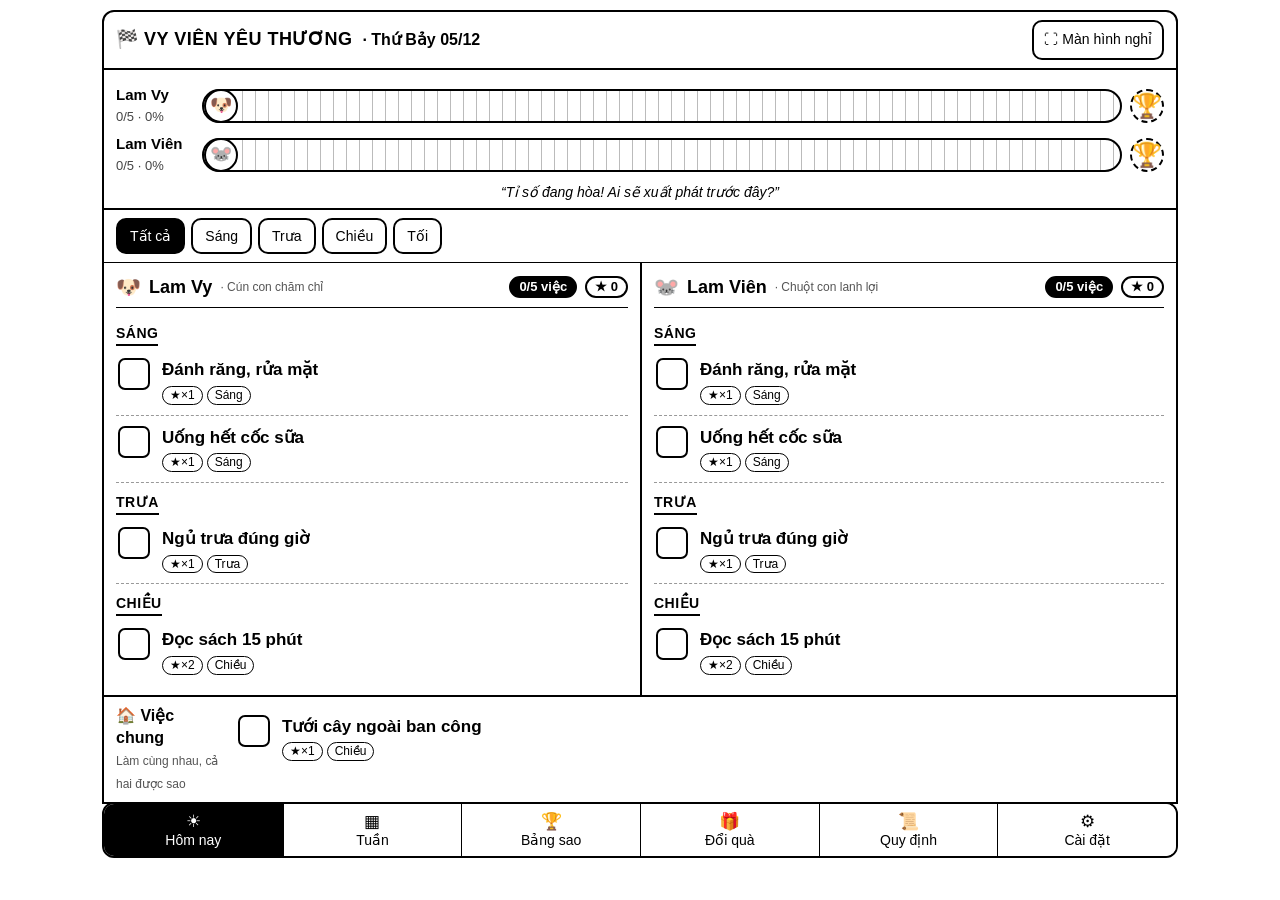
<file: dua-sao.html>
<!doctype html>
<html lang="vi">
<head>
<meta charset="utf-8">
<meta name="viewport" content="width=device-width, initial-scale=1">
<title>Vy Viên yêu thương</title>
<link rel="manifest" href="dua-sao.webmanifest">
<meta name="theme-color" content="#ffffff">
<link rel="icon" href="dua-sao-192.png">
<link rel="apple-touch-icon" href="dua-sao-192.png">
<style>
  /* Thiết kế cho màn e-ink: nền trắng, viền đen, không bóng đổ, không hiệu ứng */
  *{box-sizing:border-box;-webkit-tap-highlight-color:transparent}
  [hidden]{display:none!important}
  html,body{margin:0;background:#fff;color:#000}
  body{font:16px/1.4 -apple-system,"Segoe UI",Roboto,"Noto Sans",Helvetica,Arial,sans-serif}
  .app{max-width:1100px;margin:0 auto;padding:10px 12px 12px}
  button{font:inherit;color:#000;background:#fff;border:2px solid #000;border-radius:10px;padding:8px 12px;min-height:44px;cursor:pointer}
  button:active{background:#000;color:#fff}
  button.solid{background:#000;color:#fff}
  button.ghost{border-color:#999}
  button:disabled{border-color:#bbb;color:#999;background:#fff}
  input,select,textarea{font:inherit;color:#000;background:#fff;border:2px solid #000;border-radius:8px;padding:8px 10px;min-height:44px;width:100%}
  textarea{min-height:110px}
  .muted{color:#555}.small{font-size:13px}

  /* Thanh trên */
  .top{display:flex;align-items:center;flex-wrap:wrap;row-gap:4px;gap:10px;border:2px solid #000;border-radius:12px 12px 0 0;padding:8px 12px}
  .top h1{font-size:18px;margin:0;font-weight:800;letter-spacing:.5px;white-space:nowrap}
  .top .date{font-weight:700;white-space:nowrap}
  .top .sp{flex:1}
  .top .sync{font-size:12px;color:#555;white-space:nowrap}
  .top button{min-height:40px;padding:4px 10px}

  /* Đường đua */
  .race{border:2px solid #000;border-top:0;padding:8px 12px 6px}
  .lane{display:grid;grid-template-columns:78px 1fr 34px;align-items:center;gap:8px;margin:6px 0}
  .lane .who b{display:block;font-size:15px}.lane .who span{font-size:12px;color:#444}
  .track{position:relative;height:34px;border:2px solid #000;border-radius:18px;background:repeating-linear-gradient(90deg,transparent 0 12px,#bbb 12px 13px)}
  .track .fill{position:absolute;left:0;top:0;bottom:0;border-radius:16px;background:repeating-linear-gradient(45deg,#000 0 3px,#fff 3px 7px);opacity:.35}
  .track .runner{position:absolute;top:50%;width:34px;height:34px;margin:-17px 0 0 -17px;border:2px solid #000;border-radius:50%;background:#fff;display:grid;place-items:center;font-size:18px}
  .flag{width:34px;height:34px;display:grid;place-items:center;font-size:24px;line-height:1;border:2px dashed #000;border-radius:50%}
  .flag.won{border-style:solid;border-width:3px;background:#000}
  .cheer{text-align:center;font-style:italic;font-size:14px;margin:4px 0 0}

  /* Nội dung */
  .main{border:2px solid #000;border-top:0;min-height:300px}
  .cols{display:grid;grid-template-columns:1fr 1fr}
  .col{padding:10px 12px;min-width:0}
  .col+.col{border-left:2px solid #000}
  @media (max-width:560px){.col{padding:8px}.task{gap:8px}.task .t{font-size:15px}.box{flex-basis:28px;height:28px}.khead{flex-wrap:wrap}.khead .sub{display:none}.chip{font-size:11px;padding:0 5px}.shared{grid-template-columns:1fr}}
  @media (max-width:400px){.cols{grid-template-columns:1fr}.col+.col{border-left:0;border-top:2px solid #000}}
  .khead{display:flex;align-items:center;gap:8px;border-bottom:1px solid #000;padding-bottom:6px;margin-bottom:6px}
  .khead .ic{font-size:20px}.khead b{font-size:18px}.khead .sub{font-size:12px;color:#555;flex:1;min-width:0;white-space:nowrap;overflow:hidden;text-overflow:ellipsis}
  .pill{display:inline-block;border:2px solid #000;border-radius:999px;padding:0 8px;font-size:13px;font-weight:700;white-space:nowrap}
  .pill.inv{background:#000;color:#fff}
  .task{display:flex;gap:12px;align-items:flex-start;padding:10px 2px;border-bottom:1px dashed #999;cursor:pointer;user-select:none}
  .task:last-child{border-bottom:0}
  .box{flex:0 0 32px;height:32px;border:2.5px solid #000;border-radius:7px;display:grid;place-items:center;font-size:20px;font-weight:900;line-height:1}
  .task.done .box{background:#000;color:#fff}
  .task .t{font-size:17px;font-weight:600}
  .task.done .t{text-decoration:line-through;color:#555;font-weight:400}
  .chips{display:flex;flex-wrap:wrap;gap:4px;margin-top:4px}
  .chip{border:1.5px solid #000;border-radius:999px;padding:0 7px;font-size:12px;white-space:nowrap}
  .chip.b{font-weight:800}
  .empty{color:#666;text-align:center;padding:24px 8px;font-style:italic}
  .shared{border-top:2px solid #000;padding:8px 12px;display:grid;grid-template-columns:110px 1fr;gap:10px}
  .shared .lbl b{display:block}.shared .lbl span{font-size:12px;color:#555}
  .seg{display:flex;gap:6px;flex-wrap:wrap;padding:8px 12px;border-bottom:1px solid #000}
  .seg button{min-height:36px;padding:2px 12px;font-size:14px}
  .seg button.on{background:#000;color:#fff}
  .sess{font-weight:800;font-size:14px;letter-spacing:.5px;margin:10px 0 2px;border-bottom:2px solid #000;display:inline-block}

  /* Bảng sao */
  .card{border:2px solid #000;border-radius:14px;padding:12px;margin:10px}
  .hero{display:flex;gap:12px;align-items:center}
  .avatar{width:64px;height:64px;border:2px solid #000;border-radius:50%;display:grid;place-items:center;font-size:34px;flex:0 0 64px}
  .hero b{font-size:24px;display:block}.hero span{color:#555}
  .stats{display:grid;grid-template-columns:repeat(3,1fr);gap:8px;margin:12px 0}
  .stat{border:2px solid #000;border-radius:10px;text-align:center;padding:8px 4px}
  .stat b{font-size:24px;display:block}.stat span{font-size:12px}
  .hist{list-style:none;margin:0;padding:0;font-size:14px}
  .hist li{display:flex;justify-content:space-between;gap:8px;border-bottom:1px dashed #999;padding:5px 0}
  .hist li b{white-space:nowrap}

  /* Tuần */
  table.week{width:100%;border-collapse:collapse;font-size:14px}
  .week th,.week td{border:1px solid #000;padding:6px 4px;text-align:center}
  .week th.today,.week td.today{border-width:3px}
  .week td.full{background:#000;color:#fff;font-weight:800}

  /* Đổi quà */
  .rw{display:flex;gap:10px;align-items:center;border-bottom:1px dashed #999;padding:10px 0;flex-wrap:wrap}
  .rw .n{flex:1;min-width:140px;font-size:17px;font-weight:600}
  .rw .c{font-weight:800;white-space:nowrap}

  /* Thanh tab dưới */
  .tabs{display:grid;grid-template-columns:repeat(6,1fr);border:2px solid #000;border-radius:12px;overflow:hidden;position:sticky;bottom:6px;background:#fff;z-index:5;margin-top:-2px}
  .tabs button{border:0;border-radius:0;border-left:1px solid #000;min-height:52px;font-size:14px;padding:4px 2px;display:flex;flex-direction:column;align-items:center;justify-content:center;gap:0;line-height:1.15}
  .tabs button:first-child{border-left:0}
  .tabs button .i{font-size:17px}
  .tabs button.on{background:#000;color:#fff}
  @media (max-width:520px){.tabs button{font-size:11px}.top h1{font-size:15px}.top .sync{display:none}.lane{grid-template-columns:64px 1fr 30px}}

  /* Màn hình nghỉ: bảng treo tường toàn màn, chữ lớn */
  .restbtn{min-height:38px;padding:2px 10px;font-size:14px;white-space:nowrap;margin-left:auto}
  #rest{position:fixed;inset:0;background:#fff;z-index:50;display:flex;flex-direction:column;padding:14px 16px 10px;overflow:hidden}
  #rest .rh{display:flex;align-items:flex-end;gap:14px;border-bottom:3px solid #000;padding-bottom:8px}
  #rest .clock{font-size:64px;font-weight:800;line-height:.95;letter-spacing:-1px}
  #rest .day{flex:1;min-width:0}
  #rest .day b{display:block;font-size:24px;line-height:1.1}
  #rest .day span{font-size:16px;color:#333}
  #rest .x{position:absolute;top:8px;right:8px;min-height:34px;padding:0 10px;font-size:13px;border-color:#999;color:#555}
  #rest .race{border:0;padding:8px 0 2px}
  #rest .lane{grid-template-columns:96px 1fr 38px}
  #rest .lane .who b{font-size:20px}.lane .who span{font-size:13px}
  #rest .track{height:40px}#rest .track .runner{width:40px;height:40px;margin:-20px 0 0 -20px;font-size:22px}#rest .flag{width:40px;height:40px;font-size:28px}
  #rest .cheer{font-size:17px;margin:2px 0 6px}
  #rest .rcols{flex:1;min-height:0;display:grid;grid-template-columns:1fr 1fr;gap:0;border-top:2px solid #000}
  #rest .rcol{padding:8px 10px;min-width:0;overflow:hidden;display:flex;flex-direction:column}
  #rest .rcol+.rcol{border-left:2px solid #000}
  #rest .rk{display:flex;align-items:center;gap:8px;margin-bottom:4px}
  #rest .rk .ic{font-size:30px}#rest .rk b{font-size:24px;flex:1}
  #rest .rk .pill{font-size:15px}
  #rest .rt{display:flex;gap:10px;align-items:flex-start;padding:calc(var(--fs,20px)*.35) 0;border-bottom:1px dashed #999;font-size:var(--fs,20px);line-height:1.25;font-weight:600;cursor:pointer}
  #rest .rt .box{flex:0 0 calc(var(--fs,20px)*1.4);height:calc(var(--fs,20px)*1.4);font-size:calc(var(--fs,20px)*.95)}
  #rest .rt.done{color:#666;font-weight:400}#rest .rt.done span{text-decoration:line-through}#rest .rt.done .box{background:#000;color:#fff}
  #rest .more{font-size:15px;color:#444;padding-top:6px}
  #rest .allok{flex:1;display:grid;place-items:center;text-align:center;font-size:22px;font-weight:700}
  #rest .rf{display:flex;justify-content:space-between;gap:8px;font-size:13px;color:#444;border-top:1px solid #000;padding-top:6px;margin-top:4px}
  @media (orientation:portrait){#rest .rt{gap:8px}#rest .rk b{font-size:20px}#rest .rk .ic{font-size:24px}#rest .rk{flex-wrap:wrap;gap:4px 6px}#rest .rcol{padding:8px 8px}}
  @media (max-width:520px){#rest .clock{font-size:52px}#rest .rt{font-size:18px}}

  /* Cài đặt */
  .set{padding:12px}
  .set h3{margin:18px 0 8px;font-size:17px;border-bottom:2px solid #000;padding-bottom:4px}
  .set h3:first-child{margin-top:4px}
  .row{display:flex;gap:8px;flex-wrap:wrap;align-items:center}
  .row > *{flex:1;min-width:120px}
  .item{border:1.5px solid #000;border-radius:10px;padding:10px;margin:8px 0}
  .item .row{margin-top:6px}
  label.f{display:block;font-size:13px;color:#333}
  label.f > input,label.f > select{margin-top:2px}
  .daypick{display:flex;gap:4px;flex-wrap:wrap}
  .daypick label{border:1.5px solid #000;border-radius:8px;padding:4px 8px;font-size:13px;display:flex;gap:4px;align-items:center}
  .daypick input{width:auto;min-height:0}
  .bar-act{display:flex;gap:8px;flex-wrap:wrap;margin-top:8px}
  .note{font-size:13px;border-left:3px solid #000;padding-left:8px;color:#333}
</style>
</head>
<body>
<div class="app">
  <div class="top">
    <h1>🏁 VY VIÊN YÊU THƯƠNG</h1><span class="date" id="date"></span>
    <span class="sp"></span><span class="sync" id="sync"></span>
    <button class="restbtn" id="restBtn" title="Màn hình nghỉ toàn màn hình">⛶ Màn hình nghỉ</button>
  </div>
  <div class="race" id="race"></div>
  <div class="main" id="main"></div>
  <nav class="tabs" id="tabs"></nav>
</div>
<div id="rest" hidden></div>

<script>
'use strict';
/* ================= Dữ liệu ================= */
const KEY='dua-sao-v1';
const uid=()=>Math.random().toString(36).slice(2,9);
const SESS={sang:'Sáng',trua:'Trưa',chieu:'Chiều',toi:'Tối',ca:'Cả ngày'};
const WD=['Chủ Nhật','Thứ Hai','Thứ Ba','Thứ Tư','Thứ Năm','Thứ Sáu','Thứ Bảy'],WS=['CN','T2','T3','T4','T5','T6','T7'];
const ICONS=['🐶','🐭','🐹','🐝','🐻','🐰','🦊','🐼','🐱','🐶','🦄','🐥','🐴','🐬','🦁','🐢','🌟'];
function defaults(){
  return {
    kids:[{id:'k1',name:'Lam Vy',sub:'Cún con chăm chỉ',icon:'🐶'},{id:'k2',name:'Lam Viên',sub:'Chuột con lanh lợi',icon:'🐭'}],
    tasks:[
      {id:uid(),title:'Đánh răng, rửa mặt',who:'both',session:'sang',stars:1,prio:false,deadline:'',days:[0,1,2,3,4,5,6]},
      {id:uid(),title:'Uống hết cốc sữa',who:'both',session:'sang',stars:1,prio:false,deadline:'',days:[0,1,2,3,4,5,6]},
      {id:uid(),title:'Ngủ trưa đúng giờ',who:'both',session:'trua',stars:1,prio:false,deadline:'',days:[0,1,2,3,4,5,6]},
      {id:uid(),title:'Đọc sách 15 phút',who:'both',session:'chieu',stars:2,prio:false,deadline:'',days:[0,1,2,3,4,5,6]},
      {id:uid(),title:'Xếp sách vở cho ngày mai',who:'both',session:'toi',stars:2,prio:true,deadline:'21:00',days:[0,1,2,3,4]},
      {id:uid(),title:'Tưới cây ngoài ban công',who:'shared',session:'chieu',stars:1,prio:false,deadline:'',days:[0,1,2,3,4,5,6]},
    ],
    rewards:[{id:uid(),title:'30 phút xem hoạt hình',cost:10},{id:uid(),title:'Được chọn món ăn tối',cost:15},{id:uid(),title:'Đi công viên cuối tuần',cost:30},{id:uid(),title:'Một món đồ chơi nhỏ',cost:50}],
    rules:['Làm xong việc thì tự đánh dấu, bố mẹ sẽ kiểm tra.','Mỗi việc xong được cộng số sao ghi bên cạnh.','Hoàn thành hết việc trong ngày để giữ chuỗi ngày liên tiếp.','Muốn đổi quà thì nhờ bố mẹ xác nhận.','Anh chị em giúp nhau thì cả hai cùng vui!'],
    pin:'',done:{},stars:{k1:0,k2:0},log:[]
  };
}
let S;try{S=JSON.parse(localStorage.getItem(KEY))||defaults();}catch(_){S=defaults();}
/* Cập nhật hình đại diện mặc định cho máy đã mở bản cũ (chỉ khi chưa tự đổi) */
if(!S.v2){const k1=S.kids.find(k=>k.id==='k1'),k2=S.kids.find(k=>k.id==='k2');
  if(k1&&k1.icon==='🐝'){k1.icon='🐶';if(k1.sub==='Ong nhỏ chăm chỉ')k1.sub='Cún con chăm chỉ';}
  if(k2&&k2.icon==='🐻'){k2.icon='🐭';if(k2.sub==='Gấu con dũng cảm')k2.sub='Chuột con lanh lợi';}S.v2=true;}
/* Bản 3: tên đầy đủ Lam Vy / Lam Viên (chỉ khi vẫn là tên mặc định cũ) */
if(!S.v3){for(const [id,old,nw] of [['k1','Vy','Lam Vy'],['k2','Viên','Lam Viên']]){const k=S.kids.find(x=>x.id===id);if(k&&k.name===old)k.name=nw;}S.v3=true;}
function save(){S.savedAt=Date.now();try{localStorage.setItem(KEY,JSON.stringify(S));}catch(_){}syncPush();}

/* ================= Đồng bộ giữa các máy (Firebase Realtime Database của gia đình) =================
   - Mỗi gia đình một “mã gia đình” dài, ngẫu nhiên; dữ liệu nằm ở /families/<mã>/state.
   - Máy nào thay đổi thì đẩy lên; máy khác nhận ngay (bản mới hơn thắng).
   - Cấu hình chỉ lưu trên từng máy, không nằm trong dữ liệu đồng bộ.                                  */
const SYNC_KEY='dua-sao-sync',FB='https://www.gstatic.com/firebasejs/10.12.2/';
let SY={cfg:null,code:'',on:false,joined:false};try{Object.assign(SY,JSON.parse(localStorage.getItem(SYNC_KEY))||{});}catch(_){}
const syncRT={ref:null,set:null,status:'',lastAt:0,timer:0,applying:false};
function syncSaveCfg(){try{localStorage.setItem(SYNC_KEY,JSON.stringify({cfg:SY.cfg,code:SY.code,on:SY.on,joined:SY.joined}));}catch(_){}}
function newFamilyCode(){const a='abcdefghjkmnpqrstuvwxyz23456789',r=crypto.getRandomValues(new Uint8Array(20));return [...r].map(x=>a[x%a.length]).join('');}
function parseFirebaseConfig(text,dbUrl){
  const src=String(text).replace(/(^|[^:"'\w])\/\/[^\n]*/g,'$1'); // bỏ dòng ghi chú, giữ nguyên https://
  const m=src.match(/\{[\s\S]*\}/);if(!m)throw Error('Chưa thấy đoạn firebaseConfig = { … }.');
  const json=m[0].replace(/([{,]\s*)([A-Za-z_]\w*)\s*:/g,'$1"$2":').replace(/'/g,'"').replace(/,\s*}/g,'}');
  let c;try{c=JSON.parse(json);}catch(_){throw Error('Không đọc được đoạn cấu hình. Hãy dán nguyên khối firebaseConfig.');}
  if(dbUrl)c.databaseURL=dbUrl.trim();
  if(!c.apiKey||!c.projectId)throw Error('Thiếu apiKey hoặc projectId.');
  if(!c.databaseURL)throw Error('Thiếu địa chỉ Realtime Database (databaseURL). Dán thêm vào ô bên dưới.');
  return {apiKey:c.apiKey,authDomain:c.authDomain,databaseURL:c.databaseURL,projectId:c.projectId,appId:c.appId};
}
function syncShareLink(){const p=btoa(unescape(encodeURIComponent(JSON.stringify({c:SY.cfg,k:SY.code})))).replace(/\+/g,'-').replace(/\//g,'_').replace(/=+$/,'');
  return location.origin+location.pathname+'#dongbo='+p;}
function syncSetStatus(s){syncRT.status=s;const el=$('syncState');if(el)el.textContent=s;renderTop();}
async function syncStart(){
  if(!SY.cfg||!SY.code)return;
  try{
    syncSetStatus('Đang kết nối đồng bộ…');
    const [fa,fu,fd]=await Promise.all([import(FB+'firebase-app.js'),import(FB+'firebase-auth.js'),import(FB+'firebase-database.js')]);
    const app=fa.getApps().find(a=>a.name==='vyvien')||fa.initializeApp(SY.cfg,'vyvien');
    await fu.signInAnonymously(fu.getAuth(app));
    const db=fd.getDatabase(app),r=fd.ref(db,'families/'+SY.code+'/state');
    syncRT.ref=r;syncRT.set=v=>fd.set(r,v);SY.on=true;syncSaveCfg();
    fd.onValue(r,snap=>syncOnRemote(snap.val()),err=>syncSetStatus('Lỗi đồng bộ: '+(err.message||err)));
  }catch(e){syncSetStatus('Chưa đồng bộ được: '+(e.code||e.message||e));}
}
function syncOnRemote(v){ // dữ liệu từ máy khác tới
  syncRT.lastAt=Date.now();
  if(!v){if(!SY.joined){SY.joined=true;syncSaveCfg();}syncPush(true);syncSetStatus('Đồng bộ ✓ (máy đầu tiên)');return;}
  let remote;try{remote=JSON.parse(v.json);}catch(_){return;}
  if(!remote||!remote.kids||!remote.tasks)return;
  const first=!SY.joined;
  if(first||(remote.savedAt||0)>(S.savedAt||0)){
    if(first){try{localStorage.setItem(KEY+'-truoc-dong-bo',JSON.stringify(S));}catch(_){}} // giữ bản cũ của máy này phòng khi cần
    syncRT.applying=true;S=remote;try{localStorage.setItem(KEY,JSON.stringify(S));}catch(_){}syncRT.applying=false;
    SY.joined=true;syncSaveCfg();render();
  }
  syncSetStatus('Đồng bộ ✓ '+pad(new Date().getHours())+':'+pad(new Date().getMinutes()));
}
function syncPush(now){
  if(!SY.on||!syncRT.set||syncRT.applying||(!SY.joined&&!now))return;
  clearTimeout(syncRT.timer);syncRT.timer=setTimeout(()=>{syncRT.set({json:JSON.stringify(S),at:S.savedAt||Date.now()}).catch(e=>syncSetStatus('Chưa gửi được: '+(e.code||e.message)));},now?0:400);
}
function syncStop(){SY.on=false;SY.joined=false;syncSaveCfg();syncSetStatus('Đã tắt đồng bộ');location.reload();}
/* Mở link chia sẻ (#dongbo=…) trên máy khác: tự nhận cấu hình */
(function(){const m=location.hash.match(/dongbo=([\w-]+)/);if(!m)return;
  try{const o=JSON.parse(decodeURIComponent(escape(atob(m[1].replace(/-/g,'+').replace(/_/g,'/')))));if(o.c&&o.k){SY.cfg=o.c;SY.code=o.k;SY.on=true;SY.joined=false;syncSaveCfg();}}catch(_){}
  history.replaceState(null,'',location.pathname+location.search);})();

/* ================= Tiện ích ngày ================= */
const pad=n=>String(n).padStart(2,'0');
const dkey=d=>`${d.getFullYear()}-${pad(d.getMonth()+1)}-${pad(d.getDate())}`;
const today=()=>{const d=new Date();d.setHours(0,0,0,0);return d;};
const addDays=(d,n)=>{const x=new Date(d);x.setDate(x.getDate()+n);return x;};
function weekStart(d){const x=new Date(d);const k=(x.getDay()+6)%7;x.setDate(x.getDate()-k);x.setHours(0,0,0,0);return x;}
const esc=s=>String(s??'').replace(/[&<>"']/g,c=>({'&':'&amp;','<':'&lt;','>':'&gt;','"':'&quot;',"'":'&#39;'}[c]));
const kid=id=>S.kids.find(k=>k.id===id);

/* Việc của một bé trong một ngày: việc riêng (who=kidId), việc cả hai (both) */
function tasksFor(kidId,d){const w=d.getDay();return S.tasks.filter(t=>(t.who===kidId||t.who==='both')&&t.days.includes(w));}
function sharedFor(d){const w=d.getDay();return S.tasks.filter(t=>t.who==='shared'&&t.days.includes(w));}
const isDone=(d,tid,kidId)=>!!(S.done[dkey(d)]||{})[tid+'|'+kidId];
function progress(kidId,d){const list=tasksFor(kidId,d),sh=sharedFor(d);const total=list.length+sh.length;
  const done=list.filter(t=>isDone(d,t.id,kidId)).length+sh.filter(t=>isDone(d,t.id,'shared')).length;return {done,total,pct:total?Math.round(done/total*100):0};}
function streak(kidId){let d=today(),n=0;const p0=progress(kidId,d);if(!(p0.total&&p0.done===p0.total))d=addDays(d,-1);
  for(let i=0;i<366;i++){const p=progress(kidId,d);if(!p.total){d=addDays(d,-1);continue;}if(p.done<p.total)break;n++;d=addDays(d,-1);}return n;}
function weekStars(kidId){const ws=weekStart(today()).getTime();return S.log.filter(e=>e.kid===kidId&&e.t>=ws&&e.type!=='buy').reduce((s,e)=>s+e.delta,0);}
function addLog(kidId,delta,reason,type){S.log.unshift({t:Date.now(),kid:kidId,delta,reason,type});if(S.log.length>400)S.log.length=400;}

function toggle(tid,kidId){
  const d=today(),k=dkey(d),t=S.tasks.find(x=>x.id===tid);if(!t)return;S.done[k]=S.done[k]||{};const key=tid+'|'+kidId,now=!S.done[k][key];
  if(now)S.done[k][key]=true;else delete S.done[k][key];
  const who=kidId==='shared'?S.kids.map(x=>x.id):[kidId];
  for(const w of who){S.stars[w]=(S.stars[w]||0)+(now?t.stars:-t.stars);addLog(w,now?t.stars:-t.stars,(now?'':'Bỏ đánh dấu: ')+t.title,'task');}
  save();render();
}

/* ================= Giao diện ================= */
let tab='today',filter='all',parentOK=false;
const TABS=[['today','☀','Hôm nay'],['week','▦','Tuần'],['board','🏆','Bảng sao'],['shop','🎁','Đổi quà'],['rules','📜','Quy định'],['set','⚙','Cài đặt']];
function chips(t){const c=[];if(t.prio)c.push('<span class="chip b">★ Ưu tiên</span>');if(t.deadline)c.push(`<span class="chip">Trước ${esc(t.deadline)}</span>`);
  c.push(`<span class="chip">★×${t.stars}</span>`);if(t.session!=='ca')c.push(`<span class="chip">${SESS[t.session]}</span>`);return `<div class="chips">${c.join('')}</div>`;}
function taskRow(t,kidId,d){const dn=isDone(d,t.id,kidId);return `<div class="task${dn?' done':''}" data-t="${t.id}" data-k="${kidId}"><div class="box">${dn?'✓':''}</div><div><div class="t">${esc(t.title)}</div>${chips(t)}</div></div>`;}
const ORDER={sang:0,trua:1,chieu:2,toi:3,ca:4};
function sortT(list){return [...list].sort((a,b)=>(b.prio-a.prio)||(ORDER[a.session]-ORDER[b.session])||(a.deadline||'99').localeCompare(b.deadline||'99'));}

function renderTop(){const d=new Date();$('date').textContent=`· ${WD[d.getDay()]} ${pad(d.getDate())}/${pad(d.getMonth()+1)}`;
  $('sync').textContent=SY.on&&syncRT.status?syncRT.status:(S.savedAt?`Lưu lúc ${pad(new Date(S.savedAt).getHours())}:${pad(new Date(S.savedAt).getMinutes())}`:'');}
function renderRace(){$('race').innerHTML=raceHTML();}
function raceHTML(){
  const d=today(),ps=S.kids.map(k=>({k,...progress(k.id,d)}));
  let html=ps.map(p=>`<div class="lane"><div class="who"><b>${esc(p.k.name)}</b><span>${p.done}/${p.total} · ${p.pct}%</span></div>
    <div class="track"><div class="fill" style="width:${p.pct}%"></div><div class="runner" style="left:calc(17px + (100% - 34px) * ${p.pct/100})">${p.k.icon}</div></div><div class="flag${p.total&&p.pct===100?' won':''}" title="Đích">🏆</div></div>`).join('');
  const [a,b]=ps;let msg;
  if(!a.total&&!b.total)msg='Hôm nay chưa có nhiệm vụ nào.';
  else if(a.pct===100&&b.pct===100)msg='Cả hai đã về đích! Tuyệt vời quá! 🎉';
  else if(a.pct===100||b.pct===100){const w=a.pct===100?a:b,o=w===a?b:a;msg=`${w.k.name} đã về đích! ${o.k.name} ơi, cố lên nào!`;}
  else if(a.pct===b.pct)msg=a.pct===0?'Tỉ số đang hòa! Ai sẽ xuất phát trước đây?':'Hai bạn đang ngang tài ngang sức!';
  else{const w=a.pct>b.pct?a:b,o=w===a?b:a;msg=`${w.k.name} đang dẫn trước — ${o.k.name} đuổi theo nhé!`;}
  return html+`<p class="cheer">“${esc(msg)}”</p>`;
}
function renderToday(){
  const d=today(),sh=sortT(sharedFor(d));
  const seg=`<div class="seg">${[['all','Tất cả'],['sang','Sáng'],['trua','Trưa'],['chieu','Chiều'],['toi','Tối']].map(([v,n])=>`<button data-f="${v}" class="${filter===v?'on':''}">${n}</button>`).join('')}</div>`;
  const pass=t=>filter==='all'||t.session===filter||t.session==='ca';
  const cols=S.kids.map(k=>{const p=progress(k.id,d),list=sortT(tasksFor(k.id,d)).filter(pass);
    let body='';if(filter==='all'){for(const s of ['sang','trua','chieu','toi','ca']){const g=list.filter(t=>t.session===s);if(g.length)body+=`<div class="sess">${SESS[s].toUpperCase()}</div>`+g.map(t=>taskRow(t,k.id,d)).join('');}}
    else body=list.map(t=>taskRow(t,k.id,d)).join('');
    return `<div class="col"><div class="khead"><span class="ic">${k.icon}</span><b>${esc(k.name)}</b><span class="sub">· ${esc(k.sub)}</span><span class="pill inv">${p.done}/${p.total} việc</span><span class="pill">★ ${S.stars[k.id]||0}</span></div>${body||'<div class="empty">Không có việc ở buổi này.</div>'}</div>`;}).join('');
  const shList=sh.filter(pass);
  return seg+`<div class="cols">${cols}</div><div class="shared"><div class="lbl"><b>🏠 Việc chung</b><span>Làm cùng nhau, cả hai được sao</span></div><div>${shList.length?shList.map(t=>taskRow(t,'shared',d)).join(''):'<div class="muted small" style="padding:10px 0">Hôm nay không có việc chung.</div>'}</div></div>`;
}
function renderWeek(){
  const ws=weekStart(today()),days=[...Array(7)].map((_,i)=>addDays(ws,i)),tk=dkey(today());
  const head=days.map(d=>`<th class="${dkey(d)===tk?'today':''}">${WS[d.getDay()]}<br><span class="small">${d.getDate()}/${d.getMonth()+1}</span></th>`).join('');
  const rows=S.kids.map(k=>`<tr><th>${k.icon} ${esc(k.name)}</th>${days.map(d=>{const p=progress(k.id,d),fut=d>today();
    return `<td class="${dkey(d)===tk?'today ':''}${p.total&&p.done===p.total?'full':''}">${!p.total?'—':fut?`0/${p.total}`:p.done===p.total?`★ ${p.done}/${p.total}`:`${p.done}/${p.total}`}</td>`;}).join('')}</tr>`).join('');
  const sum=S.kids.map(k=>`<div class="stat"><b>${weekStars(k.id)>=0?'+':''}${weekStars(k.id)}★</b><span>${esc(k.name)} · sao tuần này</span></div>`).join('');
  return `<div class="set"><h3>Tuần này</h3><table class="week"><tr><th></th>${head}</tr>${rows}</table>
    <p class="small muted">Ô đen ★ = hoàn thành hết việc trong ngày.</p><div class="stats" style="grid-template-columns:repeat(${S.kids.length},1fr)">${sum}</div></div>`;
}
function renderBoard(){
  return `<div class="cols">${S.kids.map(k=>{const h=S.log.filter(e=>e.kid===k.id).slice(0,8),ws=weekStars(k.id);
    return `<div class="col"><div class="card" style="margin:0"><div class="hero"><div class="avatar">${k.icon}</div><div><b>${esc(k.name)}</b><span>${esc(k.sub)}</span></div></div>
      <div class="stats"><div class="stat"><b>${S.stars[k.id]||0}★</b><span>sao hiện có</span></div><div class="stat"><b>${ws>=0?'+':''}${ws}★</b><span>sao tuần này</span></div><div class="stat"><b>${streak(k.id)}🔥</b><span>ngày liên tiếp</span></div></div>
      <b>Sao thay đổi gần đây</b><ul class="hist">${h.length?h.map(e=>{const d=new Date(e.t);return `<li><span>${esc(e.reason)} <span class="small muted">${pad(d.getDate())}/${pad(d.getMonth()+1)}</span></span><b>${e.delta>0?'+':''}${e.delta}★</b></li>`;}).join(''):'<li class="muted">Chưa có biến động nào.</li>'}</ul></div></div>`;}).join('')}</div>`;
}
function renderShop(){
  return `<div class="set"><h3>Đổi sao lấy quà</h3><p class="small muted">${S.kids.map(k=>`${k.icon} ${esc(k.name)}: <b>${S.stars[k.id]||0}★</b>`).join(' · ')}</p>
    ${S.rewards.map(r=>`<div class="rw"><span class="n">🎁 ${esc(r.title)}</span><span class="c">${r.cost}★</span>${S.kids.map(k=>`<button data-buy="${r.id}" data-k="${k.id}" ${(S.stars[k.id]||0)<r.cost?'disabled':''}>${esc(k.name)} đổi</button>`).join('')}</div>`).join('')||'<div class="empty">Chưa có quà. Thêm quà ở Cài đặt.</div>'}
    <p class="note">Bấm “đổi” cần bố mẹ xác nhận${S.pin?' bằng mã PIN':''}.</p></div>`;
}
function renderRules(){return `<div class="set"><h3>📜 Quy định của nhà mình</h3><ol style="font-size:18px;line-height:1.6;padding-left:26px">${S.rules.map(r=>`<li>${esc(r)}</li>`).join('')}</ol></div>`;}

function renderSet(){
  if(S.pin&&!parentOK)return `<div class="set"><h3>⚙ Dành cho bố mẹ</h3><p>Nhập mã PIN để chỉnh sửa.</p><div class="row"><input id="pinIn" type="password" inputmode="numeric" maxlength="6" placeholder="Mã PIN"><button class="solid" data-act="unlock">Mở khóa</button></div></div>`;
  const kidsH=S.kids.map((k,i)=>`<div class="item"><div class="row"><label class="f">Tên bé ${i+1}<input data-kid="${k.id}" data-f="name" value="${esc(k.name)}"></label><label class="f">Biểu tượng<select data-kid="${k.id}" data-f="icon">${ICONS.map(c=>`<option ${c===k.icon?'selected':''}>${c}</option>`).join('')}</select></label></div>
    <label class="f" style="margin-top:6px">Biệt danh / lời giới thiệu<input data-kid="${k.id}" data-f="sub" value="${esc(k.sub)}"></label>
    <div class="bar-act"><span class="small" style="align-self:center">Sao: <b>${S.stars[k.id]||0}★</b></span><button data-adj="-1" data-k="${k.id}">−1★</button><button data-adj="1" data-k="${k.id}">+1★</button><button data-adj="-5" data-k="${k.id}">−5★ (phạt)</button></div></div>`).join('');
  const whoOpt=t=>[...S.kids.map(k=>[k.id,'Chỉ '+k.name]),['both','Mỗi bé một lượt'],['shared','Việc chung']].map(([v,n])=>`<option value="${v}" ${t.who===v?'selected':''}>${esc(n)}</option>`).join('');
  const taskH=S.tasks.map(t=>`<div class="item"><label class="f">Tên việc<input data-task="${t.id}" data-f="title" value="${esc(t.title)}"></label>
    <div class="row"><label class="f">Ai làm<select data-task="${t.id}" data-f="who">${whoOpt(t)}</select></label><label class="f">Buổi<select data-task="${t.id}" data-f="session">${Object.entries(SESS).map(([v,n])=>`<option value="${v}" ${t.session===v?'selected':''}>${n}</option>`).join('')}</select></label></div>
    <div class="row"><label class="f">Số sao<input data-task="${t.id}" data-f="stars" type="number" min="0" max="20" value="${t.stars}"></label><label class="f">Hạn giờ<input data-task="${t.id}" data-f="deadline" type="time" value="${esc(t.deadline)}"></label>
      <label class="f" style="display:flex;gap:6px;align-items:center;margin-top:16px"><input data-task="${t.id}" data-f="prio" type="checkbox" ${t.prio?'checked':''} style="width:22px;min-height:22px"> Ưu tiên</label></div>
    <div class="daypick" style="margin-top:6px">${[1,2,3,4,5,6,0].map(w=>`<label><input type="checkbox" data-task="${t.id}" data-day="${w}" ${t.days.includes(w)?'checked':''}>${WS[w]}</label>`).join('')}</div>
    <div class="bar-act"><button class="ghost" data-del-task="${t.id}">Xóa việc này</button></div></div>`).join('');
  const rwH=S.rewards.map(r=>`<div class="item row"><input data-rw="${r.id}" data-f="title" value="${esc(r.title)}" style="flex:3"><input data-rw="${r.id}" data-f="cost" type="number" min="1" value="${r.cost}" style="flex:1;min-width:70px"><button class="ghost" data-del-rw="${r.id}" style="flex:0 0 auto">Xóa</button></div>`).join('');
  return `<div class="set">
    <h3>Các bé</h3>${kidsH}
    <h3>Nhiệm vụ</h3>${taskH}<button class="solid" data-act="addTask">+ Thêm nhiệm vụ</button>
    <h3>Quà đổi sao</h3>${rwH}<button class="solid" data-act="addRw">+ Thêm quà</button>
    <h3>Quy định</h3><textarea id="rulesTa" placeholder="Mỗi dòng một quy định">${esc(S.rules.join('\n'))}</textarea>
    <h3>Màn hình nghỉ</h3><p class="small muted">Bảng chữ lớn, toàn màn hình, giữ máy không tắt màn — hợp để dựng máy đọc sách như bảng treo tường.</p>
    <div class="row"><label class="f">Tự vào màn hình nghỉ khi không chạm<select id="idleSel">${[[0,'Không tự vào'],[1,'Sau 1 phút'],[3,'Sau 3 phút'],[5,'Sau 5 phút'],[10,'Sau 10 phút']].map(([v,n])=>`<option value="${v}" ${(+(S.idleRest??3))===v?'selected':''}>${n}</option>`).join('')}</select></label>
      <label class="f" style="display:flex;gap:6px;align-items:center;margin-top:16px"><input id="fullSel" type="checkbox" ${S.fullAlways?'checked':''} style="width:22px;min-height:22px"> Giữ toàn màn hình cả khi thoát</label></div>
    <h3>Mã PIN bố mẹ</h3><p class="small muted">Có PIN thì con không tự vào Cài đặt hay tự đổi quà được. Để trống nếu không cần.</p>
    <div class="row"><input id="pinSet" type="password" inputmode="numeric" maxlength="6" placeholder="${S.pin?'Đã đặt PIN — nhập PIN mới để đổi':'Chưa đặt PIN'}"><button data-act="setPin">Lưu PIN</button>${S.pin?'<button class="ghost" data-act="clearPin">Bỏ PIN</button>':''}</div>
    <h3>Đồng bộ giữa các máy</h3>
    ${SY.on?`<p><b id="syncState">${esc(syncRT.status||'Đang kết nối…')}</b></p>
      <p class="small">Mã gia đình: <code>${esc(SY.code)}</code></p>
      <p class="note">Mở link dưới đây trên máy khác (điện thoại, máy tính bảng…) để máy đó tự đồng bộ. Giữ kín link này — ai có link đều xem và sửa được dữ liệu.</p>
      <div class="row"><input id="shareLink" readonly value="${esc(syncShareLink())}"><button data-act="copyLink" style="flex:0 0 auto">Sao chép link</button></div>
      <div class="bar-act"><button class="ghost" data-act="syncOff">Tắt đồng bộ trên máy này</button></div>`
    :`<p class="small muted">Để máy đọc sách và điện thoại cùng thấy một dữ liệu. Cần một dự án Firebase (miễn phí) của gia đình — xem hướng dẫn kèm theo.</p>
      <label class="f">Dán đoạn <b>firebaseConfig</b> (từ Firebase → Cài đặt dự án → Ứng dụng web)<textarea id="fbCfg" placeholder="const firebaseConfig = { apiKey: &quot;…&quot;, … };" style="min-height:120px;font-family:monospace;font-size:13px">${SY.cfg?esc(JSON.stringify(SY.cfg,null,1)):''}</textarea></label>
      <label class="f" style="margin-top:6px">Địa chỉ Realtime Database (nếu đoạn trên chưa có <i>databaseURL</i>)<input id="fbDb" placeholder="https://….firebasedatabase.app" value=""></label>
      <div class="row" style="margin-top:6px"><label class="f">Mã gia đình<input id="fbCode" value="${esc(SY.code||newFamilyCode())}"></label><button data-act="newCode" style="flex:0 0 auto;margin-top:16px">Tạo mã mới</button></div>
      <div class="bar-act"><button class="solid" data-act="syncOn">Bật đồng bộ</button></div>
      <p class="small muted" id="syncState">${esc(syncRT.status||'')}</p>`}
    <h3>Sao lưu dữ liệu</h3><p class="note">Dữ liệu lưu ngay trên máy này (trình duyệt). Nên tải bản sao lưu thỉnh thoảng; khi đổi máy thì mở bản sao lưu ở máy mới.</p>
    <div class="bar-act"><button data-act="export">Tải bản sao lưu</button><button data-act="import">Mở bản sao lưu…</button><input id="impFile" type="file" accept="application/json" hidden>
      <button class="ghost" data-act="resetToday">Bỏ đánh dấu hôm nay</button><button class="ghost" data-act="resetAll">Xóa hết, làm lại từ đầu</button></div>
  </div>`;
}

const $=id=>document.getElementById(id);
/* ================= Màn hình nghỉ ================= */
let restOn=false,restLock=null,idleTimer=0;
function restTaskList(kidId,d){ // việc riêng + việc chung; chưa xong lên trước
  const own=sortT(tasksFor(kidId,d)).map(t=>({t,k:kidId})),sh=sortT(sharedFor(d)).map(t=>({t,k:'shared'}));
  return [...own,...sh].map(x=>({...x,done:isDone(d,x.t.id,x.k)})); // giữ nguyên thứ tự để dấu tick hiện tại chỗ
}
function renderRest(){
  if(!restOn)return;const n=new Date(),d=today();
  const cols=S.kids.map(k=>{const p=progress(k.id,d),list=restTaskList(k.id,d),all=p.total&&p.done===p.total;
    const body=list.map(x=>`<div class="rt${x.done?' done':''}" data-t="${x.t.id}" data-k="${x.k}"><div class="box">${x.done?'✓':''}</div><span>${esc(x.t.title)}${x.k==='shared'?' 🏠':''}${x.t.prio&&!x.done?' ★':''}</span></div>`).join('')+
      `<div class="more" data-done="0">${all?'🏆 Xong hết việc hôm nay!':''}</div>`;
    return `<div class="rcol"><div class="rk"><span class="ic">${k.icon}</span><b>${esc(k.name)}</b><span class="pill inv">${p.done}/${p.total}</span><span class="pill">★ ${S.stars[k.id]||0}</span></div>${body}</div>`;}).join('');
  $('rest').innerHTML=`<button class="x" data-act="restOff">✕ Thoát</button>
    <div class="rh"><div class="clock">${pad(n.getHours())}:${pad(n.getMinutes())}</div><div class="day"><b>${WD[n.getDay()]}</b><span>${pad(n.getDate())}/${pad(n.getMonth()+1)}/${n.getFullYear()} · 🏁 Vy Viên yêu thương</span></div></div>
    <div class="race">${raceHTML()}</div><div class="rcols">${cols}</div>
    <div class="rf"><span>Chạm vào việc để đánh dấu xong</span><span>${S.savedAt?'Cập nhật '+pad(new Date(S.savedAt).getHours())+':'+pad(new Date(S.savedAt).getMinutes()):''}</span></div>`;
  // Chữ to nhất mà cả hai cột vẫn vừa khung
  const rc=document.querySelector('#rest .rcols'),cl=[...document.querySelectorAll('#rest .rcol')],over=()=>cl.some(c=>c.scrollHeight>c.clientHeight+1);
  for(let s=30;s>=15;s--){rc.style.setProperty('--fs',s+'px');if(!over())break;}
  // Vẫn không vừa thì ẩn bớt; phần còn lại ghi “+N việc nữa”
  for(const col of cl){const more=col.querySelector('.more');if(!more)continue;let hid=0;
    const base=more.textContent,upd=()=>{more.textContent=[hid?`+ ${hid} việc nữa`:'',base].filter(Boolean).join(' · ');};
    // thiếu chỗ thì ẩn bớt việc ĐÃ XONG trước, rồi mới đến việc chưa xong ở cuối danh sách
    const rows=[...col.querySelectorAll('.rt')];const order=[...rows.filter(r=>r.classList.contains('done')).reverse(),...rows.filter(r=>!r.classList.contains('done')).reverse()];
    let doneHid=0;while(col.scrollHeight>col.clientHeight+1&&order.length>1){const r=order.shift();if(r.classList.contains('done'))doneHid++;else hid++;r.remove();
      more.textContent=[hid?`+ ${hid} việc nữa`:'',doneHid?`+ ${doneHid} việc đã xong ✓`:'',base].filter(Boolean).join(' · ');}}
}
window.addEventListener('resize',()=>{if(restOn)renderRest();});
async function restEnter(full){
  restOn=true;$('rest').hidden=false;renderRest();
  if(full){try{await document.documentElement.requestFullscreen?.({navigationUI:'hide'});}catch(_){}}
  try{restLock=await navigator.wakeLock?.request('screen');}catch(_){}
}
function restExit(){restOn=false;$('rest').hidden=true;try{restLock?.release();}catch(_){}restLock=null;
  if(document.fullscreenElement&&!S.fullAlways)document.exitFullscreen?.().catch(()=>{});armIdle();render();}
function armIdle(){clearTimeout(idleTimer);const m=+(S.idleRest??3)||0;if(!m||restOn)return;idleTimer=setTimeout(()=>{if(tab!=='set')restEnter(false);},m*60000);}
['pointerdown','keydown'].forEach(ev=>document.addEventListener(ev,()=>{if(!restOn)armIdle();},true));
document.addEventListener('visibilitychange',async()=>{if(document.visibilityState==='visible'&&restOn){try{restLock=await navigator.wakeLock?.request('screen');}catch(_){}renderRest();}});

function render(){
  renderTop();renderRace();renderRest();
  $('main').innerHTML=({today:renderToday,week:renderWeek,board:renderBoard,shop:renderShop,rules:renderRules,set:renderSet})[tab]();
  $('tabs').innerHTML=TABS.map(([v,i,n])=>`<button data-tab="${v}" class="${tab===v?'on':''}"><span class="i">${i}</span>${n}</button>`).join('');
}

/* ================= Sự kiện ================= */
function askParent(){if(!S.pin||parentOK)return true;const p=prompt('Mã PIN của bố mẹ:');if(p===S.pin){parentOK=true;return true;}if(p!==null)alert('Sai mã PIN.');return false;}
document.addEventListener('click',e=>{
  const el=e.target.closest('[data-tab],[data-t],[data-f],[data-buy],[data-act],[data-adj],[data-del-task],[data-del-rw]');if(!el)return;
  if(el.dataset.tab){tab=el.dataset.tab;render();window.scrollTo(0,0);return;}
  if(el.dataset.t){toggle(el.dataset.t,el.dataset.k);return;}
  if(el.matches('.seg button')){filter=el.dataset.f;render();return;}
  if(el.dataset.buy){const r=S.rewards.find(x=>x.id===el.dataset.buy),k=kid(el.dataset.k);if(!r||!k)return;
    if(!askParent())return;if(!confirm(`${k.name} đổi “${r.title}” với ${r.cost}★?`))return;
    S.stars[k.id]-=r.cost;addLog(k.id,-r.cost,'Đổi quà: '+r.title,'buy');save();render();alert(`Chúc mừng ${k.name}! 🎁`);return;}
  if(el.dataset.adj){const k=el.dataset.k,n=+el.dataset.adj;S.stars[k]=(S.stars[k]||0)+n;addLog(k,n,n>0?'Bố mẹ thưởng':'Bố mẹ trừ sao','adj');save();render();return;}
  if(el.dataset.delTask){if(confirm('Xóa nhiệm vụ này?')){S.tasks=S.tasks.filter(t=>t.id!==el.dataset.delTask);save();render();}return;}
  if(el.dataset.delRw){S.rewards=S.rewards.filter(r=>r.id!==el.dataset.delRw);save();render();return;}
  const a=el.dataset.act;
  if(a==='restOff'){restExit();return;}
  if(a==='unlock'){if($('pinIn').value===S.pin){parentOK=true;render();}else alert('Sai mã PIN.');}
  else if(a==='addTask'){S.tasks.push({id:uid(),title:'Việc mới',who:'both',session:'ca',stars:1,prio:false,deadline:'',days:[0,1,2,3,4,5,6]});save();render();window.scrollTo(0,document.body.scrollHeight);}
  else if(a==='addRw'){S.rewards.push({id:uid(),title:'Quà mới',cost:10});save();render();}
  else if(a==='setPin'){const v=$('pinSet').value.trim();if(!/^\d{4,6}$/.test(v)){alert('PIN gồm 4–6 chữ số.');return;}S.pin=v;parentOK=true;save();render();alert('Đã lưu PIN.');}
  else if(a==='clearPin'){S.pin='';save();render();}
  else if(a==='export'){const b=new Blob([JSON.stringify(S,null,1)],{type:'application/json'}),u=URL.createObjectURL(b),l=document.createElement('a');l.href=u;l.download=`dua-sao-${dkey(new Date())}.json`;l.click();setTimeout(()=>URL.revokeObjectURL(u),2000);}
  else if(a==='import')$('impFile').click();
  else if(a==='resetToday'){if(confirm('Bỏ mọi đánh dấu hôm nay? (Sao đã cộng sẽ được trừ lại)')){const k=dkey(today()),m=S.done[k]||{};for(const key in m){const [tid,kd]=key.split('|'),t=S.tasks.find(x=>x.id===tid);if(!t)continue;for(const w of kd==='shared'?S.kids.map(x=>x.id):[kd]){S.stars[w]-=t.stars;addLog(w,-t.stars,'Bỏ đánh dấu: '+t.title,'task');}}delete S.done[k];save();render();}}
  else if(a==='newCode'){$('fbCode').value=newFamilyCode();}
  else if(a==='syncOn'){try{const cfg=parseFirebaseConfig($('fbCfg').value,$('fbDb').value),code=$('fbCode').value.trim();
      if(!/^[a-z0-9]{16,}$/.test(code))throw Error('Mã gia đình cần ít nhất 16 chữ thường hoặc số.');
      SY.cfg=cfg;SY.code=code;SY.on=true;SY.joined=false;syncSaveCfg();
      if(S&&!confirm('Bật đồng bộ? Nếu mã gia đình này đã có dữ liệu (từ máy khác), máy này sẽ dùng dữ liệu đó. Bản cũ trên máy này vẫn được giữ một bản dự phòng.')){SY.on=false;syncSaveCfg();return;}
      syncStart().then(render);render();}catch(e){alert(e.message);}}
  else if(a==='syncOff'){if(confirm('Tắt đồng bộ trên máy này? Dữ liệu vẫn giữ trên máy, chỉ không cập nhật với máy khác nữa.'))syncStop();}
  else if(a==='copyLink'){const v=$('shareLink').value;(navigator.clipboard?.writeText(v)||Promise.reject()).then(()=>alert('Đã sao chép link. Gửi sang máy kia rồi mở bằng Chrome.')).catch(()=>{$('shareLink').select();alert('Bấm giữ ô link để sao chép.');});}
  else if(a==='resetAll'){if(confirm('Xóa toàn bộ dữ liệu và làm lại từ đầu? Không hoàn tác được.')){S=defaults();save();parentOK=false;render();}}
});
document.addEventListener('change',e=>{
  const el=e.target;
  if(el.id==='impFile'){const f=el.files[0];if(!f)return;f.text().then(t=>{try{const o=JSON.parse(t);if(!o.kids||!o.tasks)throw 0;S=o;save();render();alert('Đã mở bản sao lưu.');}catch(_){alert('File sao lưu không hợp lệ.');}});return;}
  if(el.id==='idleSel'){S.idleRest=+el.value;save();armIdle();return;}
  if(el.id==='fullSel'){S.fullAlways=el.checked;save();return;}
  if(el.id==='rulesTa'){S.rules=el.value.split('\n').map(s=>s.trim()).filter(Boolean);save();return;}
  if(el.dataset.kid){const k=kid(el.dataset.kid);k[el.dataset.f]=el.value;save();renderRace();return;}
  if(el.dataset.task){const t=S.tasks.find(x=>x.id===el.dataset.task);if(!t)return;
    if(el.dataset.day!=null){const w=+el.dataset.day;t.days=el.checked?[...new Set([...t.days,w])]:t.days.filter(x=>x!==w);}
    else if(el.dataset.f==='prio')t.prio=el.checked;else if(el.dataset.f==='stars')t.stars=Math.max(0,Math.min(20,+el.value||0));else t[el.dataset.f]=el.value;
    save();renderRace();return;}
  if(el.dataset.rw){const r=S.rewards.find(x=>x.id===el.dataset.rw);if(!r)return;r[el.dataset.f]=el.dataset.f==='cost'?Math.max(1,+el.value||1):el.value;save();return;}
});
document.addEventListener('keydown',e=>{if(e.key==='Enter'&&e.target.id==='pinIn')document.querySelector('[data-act="unlock"]')?.click();});

/* Tự làm mới khi sang ngày mới (kiểm tra mỗi phút, không có hiệu ứng để hợp màn e-ink) */
let lastDay=dkey(new Date());
function minuteTick(){const k=dkey(new Date());if(k!==lastDay){lastDay=k;render();}else{renderTop();renderRest();}
  setTimeout(minuteTick,60000-Date.now()%60000+200);} // canh đúng đầu mỗi phút để đồng hồ màn nghỉ chuẩn
setTimeout(minuteTick,60000-Date.now()%60000+200);
$('restBtn').onclick=()=>restEnter(true);
/* Mở từ biểu tượng màn hình chính (toàn màn hình) hoặc có ?nghi=1 thì vào thẳng màn hình nghỉ */
if(/[?&]nghi=1/.test(location.search))restEnter(false);
if('serviceWorker' in navigator&&location.protocol==='https:')navigator.serviceWorker.register('dua-sao-sw.js').catch(()=>{});
render();armIdle();
if(SY.on)syncStart();
</script>
</body>
</html>
</file>
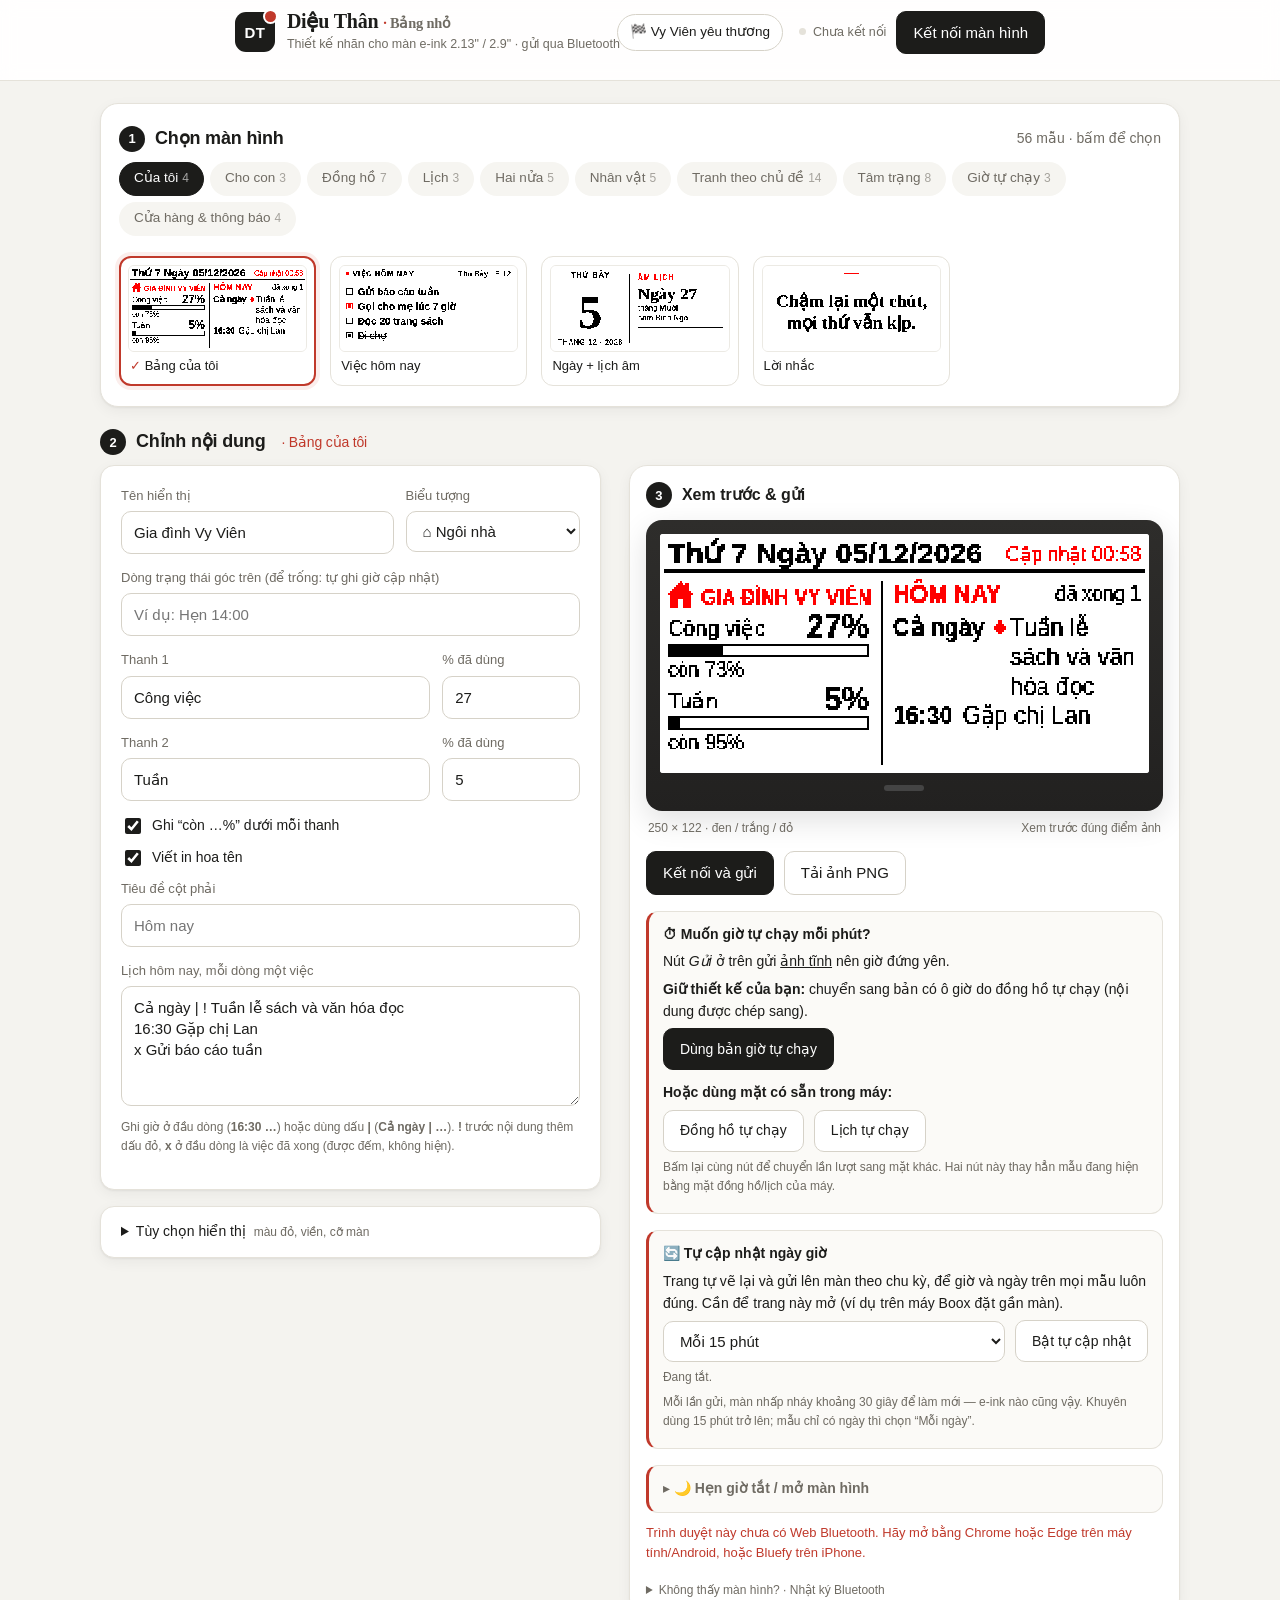
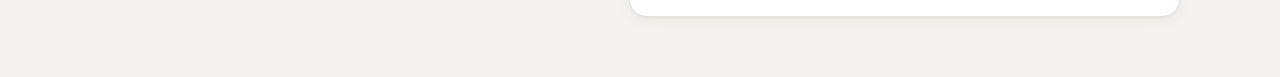
<file: index-v1.html>
<!doctype html>
<html lang="vi">
<head>
<meta charset="utf-8">
<meta name="viewport" content="width=device-width, initial-scale=1">
<title>Diệu Thân · Bảng nhỏ</title>
<style>
  :root{
    --paper:#f7f5f0; --ink:#1d1d1b; --muted:#77736b; --line:#dedad2;
    --red:#b3261e; --card:#fffdf9;
    --serif: Georgia, "Iowan Old Style", "Times New Roman", serif;
    --sans: -apple-system, BlinkMacSystemFont, "Segoe UI", Roboto, Helvetica, Arial, sans-serif;
  }
  *{box-sizing:border-box}
  [hidden]{display:none!important}
  body{margin:0;background:var(--paper);color:var(--ink);font:15px/1.5 var(--sans)}
  .wrap{max-width:980px;margin:0 auto;padding:28px 20px 60px}
  header{display:flex;justify-content:space-between;align-items:flex-end;gap:16px;flex-wrap:wrap;border-bottom:1px solid var(--line);padding-bottom:16px}
  h1{font:400 30px/1.1 var(--serif);margin:0;letter-spacing:-.01em}
  h1 em{color:var(--red);font-style:normal}
  .h1-sub{color:var(--muted);font-size:.72em;white-space:nowrap}
  .sub{color:var(--muted);margin:6px 0 0;font-size:14px}
  .conn{display:flex;align-items:center;gap:10px;flex-wrap:wrap}
  .status{font-size:13px;color:var(--muted)}
  .status::before{content:"";display:inline-block;width:7px;height:7px;border-radius:50%;background:var(--line);margin-right:7px;vertical-align:1px}
  .status.on::before{background:#3d7a4a}
  button{font:inherit;border:1px solid var(--ink);background:transparent;color:var(--ink);padding:9px 16px;border-radius:999px;cursor:pointer;min-height:40px}
  button:hover{background:var(--ink);color:var(--paper)}
  button.primary{background:var(--ink);color:var(--paper)}
  button.primary:hover{background:#000}
  button:disabled{opacity:.4;cursor:not-allowed;background:transparent;color:var(--ink)}
  button.primary:disabled{background:var(--ink);color:var(--paper)}
  .gallery{margin-top:22px}
  .gal-head{display:flex;align-items:baseline;justify-content:space-between;gap:12px;margin-bottom:10px}
  .gal-head h2{font:400 20px/1.2 var(--serif);margin:0}
  .gal-head .cur{font:500 14px var(--sans);color:var(--red);margin-left:6px}
  .cats{display:flex;gap:8px;overflow-x:auto;padding-bottom:6px;margin-bottom:12px;scrollbar-width:thin}
  .cats button{min-height:34px;padding:6px 14px;font-size:14px;white-space:nowrap;border-color:var(--line);color:var(--muted);background:var(--card)}
  .cats button:hover{background:var(--card);color:var(--ink);border-color:var(--ink)}
  .cats button[aria-selected="true"]{background:var(--ink);color:var(--paper);border-color:var(--ink)}
  .cats button .n{opacity:.6;margin-left:4px;font-size:12px}
  .cards{display:grid;grid-template-columns:repeat(auto-fill,minmax(150px,1fr));gap:12px}
  .card{display:flex;flex-direction:column;gap:6px;padding:8px;border:1px solid var(--line);border-radius:12px;background:var(--card);cursor:pointer;text-align:left;min-height:0;color:var(--ink);font-size:13px;line-height:1.3}
  .card:hover{background:var(--card);color:var(--ink);border-color:var(--ink);transform:translateY(-1px)}
  .card img{width:100%;height:auto;aspect-ratio:250/122;image-rendering:pixelated;border:1px solid #e5e2db;border-radius:4px;background:#fff;display:block}
  .card.sel{border:2px solid var(--red);padding:7px;box-shadow:0 4px 14px rgba(179,38,30,.12)}
  .card.sel .nm::before{content:"● ";color:var(--red)}
  .live{margin-top:16px;border:1px solid var(--line);border-left:3px solid var(--red);border-radius:10px;background:var(--card);padding:12px 14px;font-size:14px}
  .live p{margin:6px 0}
  .live .small-note{font-size:12px;color:var(--muted)}
  details.opts{margin-top:16px;padding:14px 20px}
  details.opts summary,details.more summary{cursor:pointer;font-size:14px;color:var(--ink)}
  .hint-inline{color:var(--muted);font-size:12px;margin-left:4px}
  details.more summary{color:var(--muted);font-size:12px}
  @media (max-width:520px){
    .wrap{padding:14px 14px 40px}
    header{flex-wrap:nowrap;align-items:center;padding-bottom:12px}
    h1{font-size:24px}
    header .sub{font-size:12px;margin-top:2px}
    .conn{flex-direction:column;align-items:flex-end;gap:2px}
    .conn button{padding:7px 12px;min-height:36px;font-size:13px;white-space:nowrap}
    header > div:first-child{min-width:0}
    .conn .status{font-size:11px;order:2}
    .gallery{margin-top:14px}
    .gal-head h2{font-size:17px}
    #galCount{display:none}
    .cats{flex-wrap:wrap;gap:6px;overflow:visible;padding-bottom:0;margin-bottom:10px}
    .cats button{min-height:30px;padding:4px 11px;font-size:13px}
    .cards{grid-template-columns:repeat(2,1fr);gap:8px}
    .card{font-size:12px;padding:6px}.card.sel{padding:5px}
    .device{padding:10px 10px 16px;border-radius:14px}
    .device .chin{margin-top:8px}
    .meta{margin:6px 2px 10px}
    .meta span:last-child{display:none}
    .actions button{flex:1}
    #btnPng{flex:0 0 auto}
    .panel{padding:14px;border-radius:12px}
    .grid{gap:16px}
    .msg{font-size:12px}
  }
  .grid{display:grid;grid-template-columns:minmax(0,1fr) minmax(0,1.1fr);gap:28px;align-items:start}
  @media (max-width:820px){.grid{grid-template-columns:1fr}.grid .preview{order:-1;position:static}}
  .panel{background:var(--card);border:1px solid var(--line);border-radius:14px;padding:20px}
  .panel[hidden]{display:none}
  label{display:block;font-size:13px;color:var(--muted);margin:0 0 14px}
  label > span{display:block;margin-bottom:5px}
  input[type=text],input[type=date],textarea,select{width:100%;font:15px/1.4 var(--sans);color:var(--ink);background:#fff;border:1px solid var(--line);border-radius:8px;padding:9px 11px}
  textarea{min-height:120px;resize:vertical}
  input:focus,textarea:focus,select:focus{outline:2px solid var(--ink);outline-offset:-1px}
  .row{display:flex;gap:12px}
  .row > label{flex:1}
  .hint{font-size:12px;color:var(--muted);margin:-8px 0 14px}
  .check{display:flex;align-items:center;gap:8px;color:var(--ink);font-size:14px;margin-bottom:10px}
  .check input{width:16px;height:16px;accent-color:var(--ink)}
  input[type=range]{width:100%;accent-color:var(--ink)}
  .preview{position:sticky;top:16px}
  .device{background:#2b2a28;border-radius:18px;padding:18px 18px 26px;box-shadow:0 10px 30px rgba(0,0,0,.12)}
  .device canvas{display:block;width:100%;height:auto;image-rendering:pixelated;image-rendering:crisp-edges;background:#fff;border-radius:3px}
  .device .chin{height:6px;width:40px;margin:12px auto 0;border-radius:3px;background:#444}
  .meta{display:flex;justify-content:space-between;font-size:12px;color:var(--muted);margin:10px 2px 16px}
  .actions{display:flex;gap:10px;flex-wrap:wrap}
  progress{width:100%;height:4px;margin-top:14px;appearance:none;border:0;background:var(--line);border-radius:2px}
  progress::-webkit-progress-bar{background:var(--line);border-radius:2px}
  progress::-webkit-progress-value{background:var(--ink);border-radius:2px}
  progress::-moz-progress-bar{background:var(--ink)}
  .msg{font-size:13px;margin-top:10px;min-height:20px}
  .msg.err{color:var(--red)}
  details{margin-top:18px;font-size:12px;color:var(--muted)}
  #log{white-space:pre-wrap;font:11px/1.5 ui-monospace,Menlo,monospace;max-height:160px;overflow:auto;background:#fff;border:1px solid var(--line);border-radius:8px;padding:8px;margin-top:8px}
  .note{font-size:12px;color:var(--muted);border-left:2px solid var(--red);padding-left:10px;margin-top:4px}

  /* ===== Giao diện mới: gọn, đồng bộ, chuyên nghiệp ===== */
  :root{--paper:#f4f3ef;--card:#ffffff;--line:#e5e2da;--line2:#d6d2c8;--ink:#1c1c1a;--muted:#6f6b63;--red:#c0392b;--red-soft:#fbeeec;--radius:14px;--shadow:0 1px 2px rgba(20,18,14,.05),0 4px 14px rgba(20,18,14,.05)}
  body{background:var(--paper);font:15px/1.55 var(--sans);-webkit-font-smoothing:antialiased}
  .topbar{position:sticky;top:0;z-index:20;background:rgba(255,255,255,.92);backdrop-filter:saturate(1.4) blur(8px);border-bottom:1px solid var(--line)}
  .tb-in{max-width:1120px;margin:0 auto;padding:10px 20px;display:flex;align-items:center;gap:16px}
  .brand{display:flex;align-items:center;gap:12px;flex:1;min-width:0}
  .logo{flex:0 0 40px;height:40px;border-radius:11px;background:var(--ink);color:#fff;display:grid;place-items:center;font:700 15px/1 var(--sans);letter-spacing:.5px;position:relative}
  .logo::after{content:"";position:absolute;right:-3px;top:-3px;width:11px;height:11px;border-radius:50%;background:var(--red);border:2px solid #fff}
  .topbar h1{font:600 20px/1.15 var(--serif);margin:0;letter-spacing:-.01em;white-space:nowrap}
  .topbar .sub{margin:2px 0 0;font-size:12.5px;color:var(--muted);white-space:nowrap;overflow:hidden;text-overflow:ellipsis}
  .tb-link{font-size:13.5px;color:var(--ink);text-decoration:none;border:1px solid var(--line2);border-radius:999px;padding:7px 12px;white-space:nowrap;background:#fff}
  .tb-link:hover{border-color:var(--ink)}
  .conn{display:flex;align-items:center;gap:10px}
  .status{font-size:12.5px;white-space:nowrap}
  .wrap{max-width:1120px;padding:22px 20px 60px}
  button{border-radius:10px;min-height:42px;padding:9px 16px;font-weight:500;border:1px solid var(--line2);background:#fff;transition:background .12s,border-color .12s}
  button:hover{background:#f3f1ec;color:var(--ink);border-color:var(--ink)}
  button.primary,#btnConnect{background:var(--ink);color:#fff;border-color:var(--ink)}
  button.primary:hover,#btnConnect:hover{background:#000;color:#fff}
  .gal-head h2{font:600 18px/1.2 var(--sans);display:flex;align-items:center;gap:10px;letter-spacing:-.01em}
  .step{display:inline-grid;place-items:center;width:26px;height:26px;border-radius:50%;background:var(--ink);color:#fff;font:700 13px/1 var(--sans);flex:0 0 26px}
  .gal-head .cur{font-weight:500;font-size:14px}
  .gallery{background:var(--card);border:1px solid var(--line);border-radius:18px;padding:18px 18px 20px;box-shadow:var(--shadow);margin-top:0}
  .cats{gap:6px;margin-bottom:14px;flex-wrap:wrap;overflow:visible}
  .cats button{border-radius:999px;min-height:34px;padding:5px 14px;font-size:13.5px;background:#f6f5f1;border-color:transparent;color:var(--muted)}
  .cats button:hover{background:#ecebe6;color:var(--ink);border-color:transparent}
  .cats button[aria-selected="true"]{background:var(--ink);color:#fff}
  .cards{grid-template-columns:repeat(auto-fill,minmax(168px,1fr));gap:14px}
  .card{background:#fff;border:1px solid var(--line);border-radius:12px;padding:8px 8px 10px;box-shadow:none;transition:box-shadow .15s,border-color .15s,transform .15s}
  .card:hover{background:#fff;border-color:var(--line2);box-shadow:var(--shadow);transform:translateY(-2px)}
  .card img{border-radius:6px;border-color:#eceae4}
  .card .nm{font-weight:500;padding:0 2px}
  .card.sel{border:2px solid var(--red);padding:7px 7px 9px;box-shadow:0 0 0 4px var(--red-soft)}
  .card.sel .nm::before{content:"✓ ";color:var(--red)}
  .panel{background:var(--card);border:1px solid var(--line);border-radius:var(--radius);box-shadow:var(--shadow);padding:20px}
  label{color:var(--muted);font-size:13px}
  input[type=text],input[type=date],input[type=time],input[type=tel],textarea,select{border:1px solid var(--line2);border-radius:10px;padding:10px 12px;background:#fff;transition:border-color .12s,box-shadow .12s}
  input:focus,textarea:focus,select:focus{outline:none;border-color:var(--ink);box-shadow:0 0 0 3px rgba(28,28,26,.08)}
  .preview{background:var(--card);border:1px solid var(--line);border-radius:18px;padding:16px;box-shadow:var(--shadow)}
  .pv-head{display:flex;align-items:center;gap:10px;margin:0 0 12px;font-size:16px}
  .device{border-radius:16px;padding:14px 14px 20px;background:linear-gradient(180deg,#2e2d2b,#222120)}
  .meta{margin:8px 2px 14px}
  .live{background:#fbfaf7;border:1px solid var(--line);border-left:3px solid var(--red);border-radius:12px}
  details.live > summary{cursor:pointer;list-style:none}
  details.live > summary::-webkit-details-marker{display:none}
  details.live > summary::before{content:"▸ ";color:var(--muted)}
  details.live[open] > summary::before{content:"▾ "}
  .f-label{font-size:13px;color:var(--muted);margin:4px 0 6px}
  .moods{display:grid;grid-template-columns:repeat(3,1fr);gap:8px;margin-bottom:14px}
  .moods button{display:flex;flex-direction:column;align-items:center;gap:2px;font-size:22px;line-height:1.1;padding:8px 4px;min-height:58px}
  .moods button span{font-size:12.5px;color:var(--muted)}
  .moods button.on{border:2px solid var(--red);background:var(--red-soft)}
  .moods button.on span{color:var(--ink);font-weight:600}
  @media (max-width:820px){.tb-link{display:none}}
  @media (max-width:520px){
    .tb-in{padding:8px 12px;gap:10px}.logo{flex-basis:34px;height:34px;border-radius:9px;font-size:13px}
    .topbar h1{font-size:17px}.topbar .sub{display:none}
    .conn{flex-direction:column;align-items:flex-end;gap:2px}.conn .status{font-size:11px;order:2}
    #btnConnect{min-height:36px;padding:6px 12px;font-size:13px}
    .wrap{padding:14px 12px 40px}.gallery{padding:12px;border-radius:14px}.preview{padding:12px;border-radius:14px}
    .cards{grid-template-columns:repeat(2,1fr);gap:8px}
  }
</style>
</head>
<body>
<header class="topbar">
  <div class="tb-in">
    <div class="brand">
      <span class="logo" aria-hidden="true">DT</span>
      <div>
        <h1>Diệu Thân <span class="h1-sub"><em>·</em> Bảng nhỏ</span></h1>
        <p class="sub">Thiết kế nhãn cho màn e-ink 2.13" / 2.9" · gửi qua Bluetooth</p>
      </div>
    </div>
    <a class="tb-link" href="dua-sao.html">🏁 Vy Viên yêu thương</a>
    <div class="conn">
      <span id="status" class="status">Chưa kết nối</span>
      <button id="btnConnect">Kết nối màn hình</button>
    </div>
  </div>
</header>
<div class="wrap">

  <section class="gallery">
    <div class="gal-head"><h2><span class="step">1</span>Chọn màn hình</h2><span id="galCount" class="sub"></span></div>
    <div class="cats" id="cats" role="tablist"></div>
    <div class="cards" id="cards"></div>
  </section>
  <div class="gal-head" style="margin-top:22px"><h2><span class="step">2</span>Chỉnh nội dung <span id="curName" class="cur"></span></h2></div>

  <div class="grid">
    <div>
      <section class="panel" data-p="dash" hidden>
        <div class="row">
          <label><span>Tên hiển thị</span><input id="dashName" type="text" maxlength="24" placeholder="Tên của bạn"></label>
          <label style="flex:0 0 38%"><span>Biểu tượng</span>
            <select id="dashIcon"><option value="home">⌂ Ngôi nhà</option><option value="star">✳ Sao</option><option value="heart">♥ Trái tim</option><option value="flower">✿ Bông hoa</option><option value="mono">Chữ cái đầu</option><option value="none">Không</option></select></label>
        </div>
        <label><span>Dòng trạng thái góc trên (để trống: tự ghi giờ cập nhật)</span><input id="dashStatus" type="text" maxlength="32" placeholder="Ví dụ: Hẹn 14:00"></label>
        <div class="row">
          <label><span>Thanh 1</span><input id="m1Label" type="text" maxlength="12"></label>
          <label style="flex:0 0 30%"><span>% đã dùng</span><input id="m1Pct" type="text" inputmode="numeric" maxlength="3"></label>
        </div>
        <div class="row">
          <label><span>Thanh 2</span><input id="m2Label" type="text" maxlength="12"></label>
          <label style="flex:0 0 30%"><span>% đã dùng</span><input id="m2Pct" type="text" inputmode="numeric" maxlength="3"></label>
        </div>
        <label class="check"><input id="dashLeft" type="checkbox" checked> Ghi “còn …%” dưới mỗi thanh</label>
        <label class="check"><input id="dashUpper" type="checkbox" checked> Viết in hoa tên</label>
        <label><span>Tiêu đề cột phải</span><input id="dashTitle" type="text" maxlength="14" placeholder="Hôm nay"></label>
        <label><span>Lịch hôm nay, mỗi dòng một việc</span>
          <textarea id="dashItems" placeholder="Cả ngày | ! Tuần lễ sách&#10;16:30 Gặp chị Lan&#10;x Gửi báo cáo"></textarea></label>
        <p class="hint">Ghi giờ ở đầu dòng (<b>16:30 …</b>) hoặc dùng dấu <b>|</b> (<b>Cả ngày | …</b>). <b>!</b> trước nội dung thêm dấu đỏ, <b>x</b> ở đầu dòng là việc đã xong (được đếm, không hiện).</p>
      </section>

      <section class="panel" data-p="kids" hidden>
        <label><span>Kiểu giao diện</span>
          <select id="kidStyle"><option value="stars">Bảng sao – một bé</option><option value="duo">Hai bé – hai cột</option><option value="hero">Nhiệm vụ đặc biệt</option></select></label>
        <div class="row">
          <label><span>Tên bé thứ nhất</span><input id="kid1Name" type="text" maxlength="16"></label>
          <label data-kid="duo"><span>Tên bé thứ hai</span><input id="kid2Name" type="text" maxlength="16"></label>
        </div>
        <label data-kid="stars duo"><span>Nhiệm vụ của bé thứ nhất, mỗi dòng một việc</span><textarea id="kid1Tasks" style="min-height:96px"></textarea></label>
        <label data-kid="duo"><span>Nhiệm vụ của bé thứ hai</span><textarea id="kid2Tasks" style="min-height:96px"></textarea></label>
        <label data-kid="hero"><span>Nhiệm vụ đặc biệt</span><textarea id="kidMission" style="min-height:70px"></textarea></label>
        <label data-kid="stars hero"><span>Phần thưởng khi hoàn thành (không bắt buộc)</span><input id="kidReward" type="text" maxlength="36"></label>
        <p class="hint" data-kid="stars duo">Thêm <b>x</b> ở đầu dòng khi con làm xong: ngôi sao/ô sẽ được tô kín và đếm vào tổng.</p>
      </section>

      <section class="panel" data-p="split" hidden>
        <label><span>Kiểu ghép</span>
          <select id="splitMode"><option value="photo-time">Ảnh │ Thời gian</option><option value="time-tasks">Thời gian │ Nhiệm vụ</option><option value="photo-tasks">Ảnh │ Nhiệm vụ</option><option value="photo-timetasks">Ảnh │ Thời gian + Nhiệm vụ</option></select></label>
        <label class="check"><input id="splitSwap" type="checkbox"> Đổi bên trái ↔ phải</label>
        <label data-split="photo"><span>Ảnh (dùng chung với tab Ảnh)</span><input id="splitPhoto" type="file" accept="image/*"></label>
        <label data-split="tasks"><span>Tiêu đề nhiệm vụ</span><input id="splitTitle" type="text" maxlength="18" placeholder="Nhiệm vụ"></label>
        <label data-split="tasks"><span>Nhiệm vụ, mỗi dòng một việc (x ở đầu = đã xong)</span><textarea id="splitTasks" style="min-height:96px"></textarea></label>
        <p class="note" data-split="time">Giờ ở mẫu này là lúc bấm gửi. Muốn giờ tự chạy mỗi phút, bấm <b>Dùng bản giờ tự chạy</b> trong ô ⏱ dưới khung xem trước.</p>
      </section>

      <section class="panel" data-p="clk" hidden>
        <label><span>Kiểu</span>
          <select id="clkStyle">
            <optgroup label="Đồng hồ"><option value="clock">Đồng hồ</option><option value="clock3d">Đồng hồ 3D</option><option value="flip">Đồng hồ lật + lịch</option><option value="bigdate">Đồng hồ và ngày lớn</option><option value="holiday">Đồng hồ nhắc ngày lễ</option><option value="calclock">Đồng hồ, thứ và ngày</option><option value="monthclock">Đồng hồ và lịch tháng</option></optgroup>
            <optgroup label="Lịch"><option value="info">Lịch thông tin</option><option value="month">Lịch tháng lớn</option><option value="lunar">Lịch âm</option></optgroup>
          </select></label>
        <label data-clk="bigdate"><span>Câu nhắc dưới đồng hồ</span><input id="clkQuote" type="text" maxlength="60" placeholder="Hãy làm mỗi việc như việc cuối đời."></label>
        <label><span>Ngày (mặc định hôm nay)</span><input id="clkDate" type="date"></label>
        <label><span>Dòng ghi chú góc dưới (không bắt buộc)</span><input id="clkNote" type="text" maxlength="20" placeholder="Ví dụ: Nhà Vy Viên"></label>
        <p class="note">Các mẫu ở đây gửi lên dạng <b>ảnh tĩnh</b>: giờ đứng yên từ lúc gửi. Muốn giờ tự chạy, dùng nút <b>Đồng hồ tự chạy</b> / <b>Lịch tự chạy</b> bên khung xem trước.</p>
      </section>

      <section class="panel" data-p="char" hidden>
        <label><span>Cảnh</span><select id="charScene"><option value="auto">Tự theo giờ</option><option value="sang">Sáng · thức dậy</option><option value="trua">Trưa · ăn cơm</option><option value="chieu">Chiều · làm việc</option><option value="toi">Tối · đồ ngủ</option></select></label>
        <div class="f-label">Tâm trạng hôm nay</div>
        <div class="moods" id="moods">
          <button data-mood="vui">😊<span>Vui</span></button><button data-mood="thuong">🙂<span>Bình thường</span></button><button data-mood="haohung">🤩<span>Hào hứng</span></button>
          <button data-mood="met">😮‍💨<span>Mệt</span></button><button data-mood="buon">😢<span>Buồn</span></button><button data-mood="ngu">😴<span>Ngái ngủ</span></button>
        </div>
        <select id="charMood" hidden><option>vui</option><option>thuong</option><option>haohung</option><option>met</option><option>buon</option><option>ngu</option></select>
        <div class="row">
          <label><span>Tên nhân vật (không bắt buộc)</span><input id="charName" type="text" maxlength="14" placeholder="Ví dụ: Vy"></label>
          <label><span>Câu nói riêng (để trống: tự theo cảnh)</span><input id="charCaption" type="text" maxlength="36"></label>
        </div>
        <div class="f-label">Giờ bắt đầu mỗi buổi</div>
        <div class="row">
          <label><span>🌅 Sáng</span><input id="charT1" type="time" value="05:30"></label><label><span>🍚 Trưa</span><input id="charT2" type="time" value="11:00"></label>
          <label><span>💻 Chiều</span><input id="charT3" type="time" value="13:30"></label><label><span>🌙 Tối</span><input id="charT4" type="time" value="20:00"></label>
        </div>
        <p class="note">Bấm <b>Gửi kèm đồng hồ tự chạy</b> để gửi cảnh hiện tại (giờ ở cột phải tự chạy). Muốn nhân vật <b>tự đổi theo buổi</b>: để máy Boox mở trang này, ở ô <b>Tự cập nhật</b> chọn <b>“Khi sang buổi mới”</b> rồi bấm Bật — chỉ gửi 4 lần mỗi ngày, rất tiết kiệm pin.</p>
      </section>

      <section class="panel" data-p="pic" hidden>
        <label><span>Tranh</span><select id="picId"></select></label>
        <p class="note">Tranh nằm ở bên trái; <b>giờ và ngày ở bên phải do đồng hồ tự chạy mỗi phút</b>. Bấm <b>Gửi kèm đồng hồ tự chạy</b> bên khung xem trước. Phần màu đỏ trong tranh (trái tim…) giữ màu đỏ nếu bật “Dùng điểm nhấn đỏ”.</p>
      </section>

      <section class="panel" data-p="art" hidden>
        <label><span>Loại nội dung</span>
          <select id="artKind"><option value="tasks">Nhiệm vụ</option><option value="note">Lời nhắn / gia đình</option><option value="photo">Ảnh</option></select></label>
        <div class="row">
          <label><span>Vị trí ô giờ</span><select id="artPos"><option value="0">Trên bên trái</option><option value="1" selected>Trên bên phải</option><option value="2">Dưới bên trái</option><option value="3">Dưới bên phải</option></select></label>
          <label><span>Kiểu ô giờ (theo đồng hồ của bạn)</span><select id="artBox"><option value="side">Giờ ở nửa phải – gửi thẳng từ trang này</option><option value="small">Ô nhỏ ở góc (Đồng hồ tranh)</option><option value="big">Ô lớn góc trên phải</option><option value="col">Cột bên trái</option></select></label>
        </div>
        <p class="hint">Xem trang gốc → “Đồng hồ và ảnh” → “Đồng hồ tranh”: dòng <i>Khung ảnh</i> cho biết đồng hồ của bạn dùng ô giờ kiểu nào.</p>
        <div data-art="tasks note"><label><span>Tiêu đề</span><input id="artTitle" type="text" maxlength="22" placeholder="Nhiệm vụ của Vy"></label></div>
        <div data-art="tasks"><label><span>Nhiệm vụ, mỗi dòng một việc (x ở đầu = đã xong)</span><textarea id="artTasks" style="min-height:96px"></textarea></label></div>
        <div data-art="note"><label><span>Lời nhắn</span><textarea id="artMsg" style="min-height:70px"></textarea></label>
          <label><span>Ký tên</span><input id="artBy" type="text" maxlength="24"></label></div>
        <div data-art="photo"><label><span>Ảnh (dùng chung với tab Ảnh)</span><input id="artPhoto" type="file" accept="image/*"></label>
          <label><span>Chú thích (không bắt buộc)</span><input id="artCaption" type="text" maxlength="30"></label></div>
      </section>

      <section class="panel" data-p="tpl" hidden>
        <label><span>Loại mẫu</span>
          <select id="tplKind"><option value="price">Thẻ giá</option><option value="notice">Thẻ thông báo</option><option value="parking">Số điện thoại đỗ xe</option><option value="countdown">Đếm ngược ngày</option></select></label>
        <div data-tpl="price">
          <label><span>Tên sản phẩm</span><input id="tplName" type="text" maxlength="40"></label>
          <div class="row">
            <label><span>Giá bán (đ)</span><input id="tplPrice" type="text" inputmode="numeric" maxlength="12"></label>
            <label><span>Giá cũ (để trống nếu không giảm)</span><input id="tplOld" type="text" inputmode="numeric" maxlength="12"></label>
          </div>
          <div class="row">
            <label><span>Đơn vị</span><input id="tplUnit" type="text" maxlength="10"></label>
            <label><span>Quy cách / ghi chú</span><input id="tplSpec" type="text" maxlength="32"></label>
          </div>
        </div>
        <div data-tpl="notice">
          <label><span>Mẫu có sẵn</span>
            <select id="tplPreset"><option value="">— Tự viết —</option><option value="break">Tạm nghỉ</option><option value="hours">Giờ mở cửa</option><option value="call">Vui lòng gọi</option><option value="meeting">Đang họp</option><option value="sleep">Bé đang ngủ</option><option value="notouch">Vui lòng không chạm</option></select></label>
          <label><span>Tiêu đề</span><input id="tplTitle" type="text" maxlength="24"></label>
          <label><span>Nội dung</span><textarea id="tplBody" style="min-height:64px"></textarea></label>
          <label><span>Liên hệ (không bắt buộc)</span><input id="tplContact" type="text" maxlength="24"></label>
        </div>
        <div data-tpl="parking">
          <label><span>Số điện thoại</span><input id="tplPhone" type="tel" maxlength="16"></label>
          <label><span>Lời nhắn</span><input id="tplParkMsg" type="text" maxlength="40"></label>
        </div>
        <div data-tpl="countdown">
          <label><span>Ngày đích</span><input id="tplCdDate" type="date"></label>
          <label><span>Sự kiện</span><input id="tplCdText" type="text" maxlength="30"></label>
        </div>
      </section>

      <section class="panel" data-p="todo">
        <label><span>Danh sách việc, mỗi dòng một việc</span>
          <textarea id="todoText" placeholder="Gửi báo cáo tuần&#10;! Gọi cho mẹ&#10;x Đi chợ"></textarea></label>
        <p class="hint">Bắt đầu dòng bằng <b>!</b> để đánh dấu việc quan trọng (ô màu đỏ), bằng <b>x</b> để đánh dấu đã xong.</p>
        <label><span>Tiêu đề</span><input id="todoTitle" type="text" maxlength="24" placeholder="Việc hôm nay"></label>
      </section>

      <section class="panel" data-p="cal" hidden>
        <label><span>Ngày</span><input id="calDate" type="date"></label>
        <label><span>Ghi chú ngắn (không bắt buộc)</span><input id="calNote" type="text" maxlength="40" placeholder="Ví dụ: Sinh nhật Bin"></label>
        <p class="note">Màn hình giữ nguyên ảnh sau khi gửi, nên nhãn này không tự đổi ngày. Hãy gửi lại mỗi sáng (mất khoảng nửa phút).</p>
      </section>

      <section class="panel" data-p="quote" hidden>
        <label><span>Câu nhắc</span><textarea id="quoteText" placeholder="Chậm lại một chút, mọi thứ vẫn kịp."></textarea></label>
        <label><span>Người nói / ký tên (không bắt buộc)</span><input id="quoteBy" type="text" maxlength="30"></label>
        <label><span>Kiểu chữ</span>
          <select id="quoteFont"><option value="serif">Có chân, thanh lịch</option><option value="sans">Không chân, hiện đại</option></select></label>
      </section>

      <section class="panel" data-p="photo" hidden>
        <label><span>Chọn ảnh</span><input id="photoFile" type="file" accept="image/*"></label>
        <label><span>Cách đặt ảnh</span>
          <select id="photoFit"><option value="cover">Phủ kín khung</option><option value="contain">Vừa khung, viền trắng</option></select></label>
        <label><span>Độ sáng</span><input id="photoBright" type="range" min="-60" max="60" value="0"></label>
        <label><span>Tương phản</span><input id="photoContrast" type="range" min="-50" max="80" value="15"></label>
        <label><span>Chú thích dưới ảnh (không bắt buộc)</span><input id="photoCaption" type="text" maxlength="32"></label>
      </section>

      <details class="panel opts">
        <summary>Tùy chọn hiển thị <span class="hint-inline">màu đỏ, viền, cỡ màn</span></summary>
        <label class="check" style="margin-top:14px"><input id="optRed" type="checkbox" checked> Dùng điểm nhấn đỏ</label>
        <label class="check"><input id="optFrame" type="checkbox"> Viền mảnh quanh nhãn</label>
        <label style="margin:8px 0 0"><span>Kích thước màn (tự chọn khi đã kết nối)</span>
          <select id="optSize"><option value="213">2.13" · 250 × 122</option><option value="290">2.9" · 296 × 128</option></select></label>
      </details>
    </div>

    <div class="preview">
      <div class="pv-head"><span class="step">3</span><b>Xem trước &amp; gửi</b></div>
      <div class="device"><canvas id="cv" width="250" height="122"></canvas><div class="chin"></div></div>
      <div class="meta"><span id="metaSize">250 × 122 · đen / trắng / đỏ</span><span>Xem trước đúng điểm ảnh</span></div>
      <div class="actions">
        <button id="btnSend" class="primary" disabled>Gửi lên màn hình</button>
        <button id="btnCancel" hidden>Dừng</button>
        <button id="btnPng">Tải ảnh PNG</button>
      </div>
      <div class="live" id="artGuide" hidden>
        <b>⏱ Mẫu này dùng giờ tự chạy của đồng hồ</b>
        <p>Phần giờ là chỗ đồng hồ <u>tự vẽ giờ mỗi phút</u> — không cần mở trang này, kể cả khi tắt Bluetooth.</p>
        <div id="artSideWrap">
          <div class="actions"><button id="btnSendClock" class="primary">Gửi kèm đồng hồ tự chạy</button></div>
          <p class="small-note">Thiết kế của bạn ở bên trái, đồng hồ tự vẽ giờ và ngày ở cột bên phải. Cần đồng hồ có phần mềm hỗ trợ “Đồng hồ và ảnh” (2.13": bản 40 trở lên; 2.9": bản 30 trở lên).</p>
        </div>
        <div id="artPngWrap">
        <div class="actions"><button id="btnArtPng" class="primary">Tải ảnh cho Đồng hồ tranh</button></div>
        <ol style="margin:10px 0 4px;padding-left:20px;font-size:13px;line-height:1.55">
          <li>Bấm nút trên để lưu ảnh (đúng cỡ <span id="artSizeTxt">250 × 128</span>).</li>
          <li>Mở <a href="https://tanhoangphuc842002-rgb.github.io/" target="_blank" rel="noopener">trang gốc</a>, kết nối đồng hồ.</li>
          <li>Vào <b>Đồng hồ và ảnh</b> → <b>Cách hiển thị: Đồng hồ tranh</b>.</li>
          <li>Bấm <b>Chọn ảnh của tôi</b>, chọn ảnh vừa lưu; đặt <b>Vị trí giờ</b> giống ở đây.</li>
          <li>Bấm <b>Tải lên đồng hồ</b>. Xong — giờ tự chạy trên mẫu của bạn.</li>
        </ol>
        <p class="small-note">Nếu trang gốc báo cần cài dữ liệu, vào Cập nhật phần mềm → Cài đặt đồng hồ trước. Đồng hồ đời cũ có thể chưa có Đồng hồ tranh.</p>
        </div>
      </div>
      <div id="liveBox" class="live" hidden>
        <b>⏱ Muốn giờ tự chạy mỗi phút?</b>
        <p>Nút <i>Gửi</i> ở trên gửi <u>ảnh tĩnh</u> nên giờ đứng yên.</p>
        <div id="toArtWrap"><p><b>Giữ thiết kế của bạn:</b> chuyển sang bản có ô giờ do đồng hồ tự chạy (nội dung được chép sang).</p>
          <div class="actions"><button id="btnToArt" class="primary">Dùng bản giờ tự chạy</button></div></div>
        <p style="margin-top:12px"><b>Hoặc dùng mặt có sẵn trong máy:</b></p>
        <div class="actions"><button id="btnLiveClock">Đồng hồ tự chạy</button><button id="btnLiveCal">Lịch tự chạy</button></div>
        <p class="small-note">Bấm lại cùng nút để chuyển lần lượt sang mặt khác. Hai nút này thay hẳn mẫu đang hiện bằng mặt đồng hồ/lịch của máy.</p>
      </div>
      <div class="live" id="autoBox">
        <b>🔄 Tự cập nhật ngày giờ</b>
        <p>Trang tự vẽ lại và gửi lên màn theo chu kỳ, để giờ và ngày trên mọi mẫu luôn đúng. Cần để trang này mở (ví dụ trên máy Boox đặt gần màn).</p>
        <div class="actions" style="align-items:center">
          <select id="autoEvery" style="width:auto;flex:1">
            <option value="5">Mỗi 5 phút</option><option value="10">Mỗi 10 phút</option><option value="15" selected>Mỗi 15 phút</option><option value="30">Mỗi 30 phút</option><option value="60">Mỗi giờ</option><option value="day">Mỗi ngày (lúc 0 giờ)</option><option value="2">Mỗi 2 phút (hao pin màn)</option><option value="scene">Khi sang buổi mới (nhân vật)</option>
          </select>
          <button id="btnAuto">Bật tự cập nhật</button>
        </div>
        <p class="small-note" id="autoStatus">Đang tắt.</p>
        <p class="small-note">Mỗi lần gửi, màn nhấp nháy khoảng 30 giây để làm mới — e-ink nào cũng vậy. Khuyên dùng 15 phút trở lên; mẫu chỉ có ngày thì chọn “Mỗi ngày”.</p>
      </div>
      <details class="live" id="sleepBox">
        <summary><b>🌙 Hẹn giờ tắt / mở màn hình</b> <span class="small-note" id="sleepSum"></span></summary>
        <p>Đến giờ <b>tắt</b>, màn ngừng làm mới để tiết kiệm pin (e-ink vẫn giữ hình cuối cùng); đến giờ <b>mở</b>, màn hoạt động lại. Đồng hồ trong máy vẫn chạy đúng giờ. Lặp lại mỗi ngày.</p>
        <div class="row">
          <label><span>Tắt màn lúc</span><input id="sleepStart" type="time" value="22:00"></label>
          <label><span>Mở màn lúc</span><input id="sleepEnd" type="time" value="06:30"></label>
        </div>
        <div class="actions"><button id="btnSleepOn" class="primary">Lưu và bật hẹn giờ</button><button id="btnSleepOff">Tắt hẹn giờ</button><button id="btnSleepRead">Xem lịch hiện tại</button></div>
        <p class="small-note" id="sleepStatus">Kết nối màn hình để xem và đặt lịch.</p>
      </details>
      <progress id="prog" value="0" max="100" hidden></progress>
      <div id="msg" class="msg"></div>
      <details class="more"><summary>Không thấy màn hình? · Nhật ký Bluetooth</summary>
        <label class="check" style="margin-top:10px;font-size:13px"><input id="optAll" type="checkbox"> Hiện mọi thiết bị Bluetooth khi quét</label>
        <div id="log"></div></details>
    </div>
  </div>
</div>

<script>
'use strict';
/* ---------- Âm lịch (thuật toán Hồ Ngọc Đức, múi giờ +7) ---------- */
const Lunar=(()=>{
  const F=Math.floor,PI=Math.PI;
  function jd(dd,mm,yy){const a=F((14-mm)/12),y=yy+4800-a,m=mm+12*a-3;let j=dd+F((153*m+2)/5)+365*y+F(y/4)-F(y/100)+F(y/400)-32045;if(j<2299161)j=dd+F((153*m+2)/5)+365*y+F(y/4)-32083;return j;}
  function newMoon(k,tz){const T=k/1236.85,T2=T*T,T3=T2*T,dr=PI/180;let J=2415020.75933+29.53058868*k+0.0001178*T2-0.000000155*T3;J+=0.00033*Math.sin((166.56+132.87*T-0.009173*T2)*dr);
    const M=359.2242+29.10535608*k-0.0000333*T2-0.00000347*T3,Mp=306.0253+385.81691806*k+0.0107306*T2+0.00001236*T3,Fa=21.2964+390.67050646*k-0.0016528*T2-0.00000239*T3;
    let C=(0.1734-0.000393*T)*Math.sin(M*dr)+0.0021*Math.sin(2*dr*M);C-=0.4068*Math.sin(Mp*dr)-0.0161*Math.sin(dr*2*Mp);C-=0.0004*Math.sin(dr*3*Mp);
    C+=0.0104*Math.sin(dr*2*Fa)-0.0051*Math.sin(dr*(M+Mp));C-=0.0074*Math.sin(dr*(M-Mp))+0.0004*Math.sin(dr*(2*Fa+M));C-=0.0004*Math.sin(dr*(2*Fa-M))-0.0006*Math.sin(dr*(2*Fa+Mp));
    C+=0.0010*Math.sin(dr*(2*Fa-Mp))+0.0005*Math.sin(dr*(2*Mp+M));
    const dt=T<-11?0.001+0.000839*T+0.0002261*T2-0.00000845*T3-0.000000081*T*T3:-0.000278+0.000265*T+0.000262*T2;
    return F(J+C-dt+0.5+tz/24);}
  function sunLong(j,tz){const T=(j-2451545.5-tz/24)/36525,T2=T*T,dr=PI/180,M=357.52910+35999.05030*T-0.0001559*T2-0.00000048*T*T2,L0=280.46645+36000.76983*T+0.0003032*T2;
    let DL=(1.914600-0.004817*T-0.000014*T2)*Math.sin(dr*M);DL+=(0.019993-0.000101*T)*Math.sin(dr*2*M)+0.000290*Math.sin(dr*3*M);let L=(L0+DL)*dr;L-=PI*2*F(L/(PI*2));return F(L/PI*6);}
  function month11(yy,tz){const off=jd(31,12,yy)-2415021,k=F(off/29.530588853);let nm=newMoon(k,tz);if(sunLong(nm,tz)>=9)nm=newMoon(k-1,tz);return nm;}
  function leapOff(a11,tz){const k=F((a11-2415021.076998695)/29.530588853+0.5);let last,i=1,arc=sunLong(newMoon(k+i,tz),tz);do{last=arc;i++;arc=sunLong(newMoon(k+i,tz),tz);}while(arc!==last&&i<14);return i-1;}
  function fromSolar(dd,mm,yy,tz=7){const dn=jd(dd,mm,yy),k=F((dn-2415021.076998695)/29.530588853);let ms=newMoon(k+1,tz);if(ms>dn)ms=newMoon(k,tz);
    let a11=month11(yy,tz),b11=a11,ly;if(a11>=ms){ly=yy;a11=month11(yy-1,tz);}else{ly=yy+1;b11=month11(yy+1,tz);}
    const day=dn-ms+1,diff=F((ms-a11)/29);let leap=0,mon=diff+11;
    if(b11-a11>365){const ld=leapOff(a11,tz);if(diff>=ld){mon=diff+10;if(diff===ld)leap=1;}}
    if(mon>12)mon-=12;if(mon>=11&&diff<4)ly-=1;return {day,month:mon,year:ly,leap};}
  const CAN=['Giáp','Ất','Bính','Đinh','Mậu','Kỷ','Canh','Tân','Nhâm','Quý'],CHI=['Tý','Sửu','Dần','Mão','Thìn','Tỵ','Ngọ','Mùi','Thân','Dậu','Tuất','Hợi'];
  const MON=['','Giêng','Hai','Ba','Tư','Năm','Sáu','Bảy','Tám','Chín','Mười','Mười một','Chạp'];
  return {fromSolar,canChi:y=>CAN[(y+6)%10]+' '+CHI[(y+8)%12],monthName:m=>MON[m]};
})();

/* ---------- Trạng thái và lưu cục bộ ---------- */
const $=id=>document.getElementById(id);
const STORE='nhan-eink-v1';
const FIELDS=['dashName','dashIcon','dashStatus','m1Label','m1Pct','m2Label','m2Pct','dashLeft','dashUpper','dashTitle','dashItems','kidStyle','kid1Name','kid2Name','kid1Tasks','kid2Tasks','kidMission','kidReward','splitMode','splitSwap','splitTitle','splitTasks','clkStyle','clkNote','clkQuote','autoEvery','artKind','artPos','artBox','artTitle','artTasks','artMsg','artBy','artCaption','picId','charScene','charMood','charName','charCaption','charT1','charT2','charT3','charT4','tplKind','tplName','tplPrice','tplOld','tplUnit','tplSpec','tplTitle','tplBody','tplContact','tplPhone','tplParkMsg','tplCdDate','tplCdText','todoText','todoTitle','calNote','quoteText','quoteBy','quoteFont','photoFit','photoBright','photoContrast','photoCaption','optRed','optFrame','optSize'];
let tab='dash',photo=null;
const SIZES={213:{w:250,h:122},290:{w:296,h:128}};
function save(){const o={tab,v2:true,v3:true};for(const k of FIELDS){const el=$(k);o[k]=el.type==='checkbox'?el.checked:el.value;}try{localStorage.setItem(STORE,JSON.stringify(o));}catch(_){}}
function load(){let o={};try{o=JSON.parse(localStorage.getItem(STORE)||'{}');}catch(_){}
  for(const k of FIELDS)if(k in o){const el=$(k);if(el.type==='checkbox')el.checked=!!o[k];else el.value=o[k];}
  if(!$('todoText').value)$('todoText').value='Gửi báo cáo tuần\n! Gọi cho mẹ lúc 7 giờ\nĐọc 20 trang sách\nx Đi chợ';
  if(!o.v2){o.dashIcon='home';o.dashUpper=true;$('dashIcon').value='home';$('dashUpper').checked=true;} // bản 2: nhà + in hoa
  if(!o.v3)$('artBox').value='side'; // bản 3: mặc định gửi thẳng kèm đồng hồ tự chạy
  const def={artTitle:'Nhiệm vụ của Vy',artTasks:'Đánh răng, rửa mặt\nx Dọn đồ chơi\nĐọc sách 15 phút\nTưới cây cùng mẹ',artMsg:'Cả nhà mình cùng cố gắng nhé!',artBy:'Gia đình Vy Viên',kid1Name:'Vy',kid2Name:'Viên',kid1Tasks:'Đánh răng, rửa mặt\nx Dọn đồ chơi\nĐọc sách 15 phút\nTưới cây cùng mẹ',kid2Tasks:'Gấp quần áo\nx Cho cá ăn\nLàm bài tập toán',
    tplName:'Cà phê sữa hòa tan',tplPrice:'59000',tplOld:'69000',tplUnit:'hộp',tplSpec:'Hộp 20 gói × 16 g',tplTitle:'Tạm nghỉ',tplBody:'Tôi sẽ quay lại ngay.\nXin cảm ơn!',tplContact:'',
    tplPhone:'090 123 4567',tplParkMsg:'Xin gọi khi cần di chuyển xe',tplCdText:'Tết Nguyên Đán',tplCdDate:'2027-02-06',
    kidMission:'Tự xếp cặp sách cho ngày mai',splitTitle:'Việc của Vy',splitTasks:'Đánh răng\nx Dọn đồ chơi\nĐọc sách\nTưới cây',kidReward:'Đi công viên cuối tuần',dashName:'Gia đình Vy Viên',m1Label:'Công việc',m1Pct:'27',m2Label:'Tuần',m2Pct:'5',dashItems:'Cả ngày | ! Tuần lễ sách và văn hóa đọc\n16:30 Gặp chị Lan\nx Gửi báo cáo tuần'};
  for(const k in def)if(!(k in o))$(k).value=def[k];
  if(!$('quoteText').value)$('quoteText').value='Chậm lại một chút, mọi thứ vẫn kịp.';
  const t=new Date();$('calDate').value=`${t.getFullYear()}-${String(t.getMonth()+1).padStart(2,'0')}-${String(t.getDate()).padStart(2,'0')}`;
  setTab(o.tab||'dash');}

/* ---------- Vẽ nhãn ---------- */
const INK='#000',RED='#ff0000',WHITE='#fff';
const SERIF='Georgia, "Times New Roman", "Noto Serif", serif',SANS='-apple-system, "Segoe UI", Roboto, Helvetica, Arial, sans-serif';
const WD=['Chủ Nhật','Thứ Hai','Thứ Ba','Thứ Tư','Thứ Năm','Thứ Sáu','Thứ Bảy'];
function setFont(ctx,size,weight=600,fam=SANS){ctx.font=`${weight} ${size}px ${fam}`;}
function spaced(ctx,text,x,y,track=1,align='left'){ // chữ in hoa giãn cách
  const chars=[...text];let w=chars.reduce((s,c)=>s+ctx.measureText(c).width,0)+track*(chars.length-1);
  let cx=align==='right'?x-w:align==='center'?x-w/2:x;ctx.textAlign='left';
  for(const c of chars){ctx.fillText(c,cx,y);cx+=ctx.measureText(c).width+track;}return w;}
function wrap(ctx,text,maxW){const out=[];for(const para of String(text).split('\n')){const words=para.split(/\s+/).filter(Boolean);if(!words.length){out.push('');continue;}
  let line='';for(const w of words){const t=line?line+' '+w:w;if(ctx.measureText(t).width<=maxW||!line)line=t;else{out.push(line);line=w;}}out.push(line);}return out;}
function fit(ctx,text,maxW,maxH,{max=28,min=11,weight=600,fam=SANS,lh=1.22,maxLines=6}={}){
  for(let s=max;s>=min;s--){setFont(ctx,s,weight,fam);const lines=wrap(ctx,text,maxW);const tooWide=lines.some(l=>ctx.measureText(l).width>maxW);
    if(lines.length<=maxLines&&lines.length*s*lh<=maxH&&!tooWide)return {size:s,lines,lh:s*lh};}
  setFont(ctx,min,weight,fam);let lines=wrap(ctx,text,maxW);const n=Math.max(1,Math.min(maxLines,Math.floor(maxH/(min*lh))));
  if(lines.length>n){lines=lines.slice(0,n);lines[n-1]=lines[n-1].replace(/\s*\S*$/,'')+'…';}return {size:min,lines,lh:min*lh};}
function ellipsize(ctx,text,maxW){if(ctx.measureText(text).width<=maxW)return text;let t=text;while(t.length&&ctx.measureText(t+'…').width>maxW)t=t.slice(0,-1);return t+'…';}
function hline(ctx,x1,x2,y,color=INK){ctx.fillStyle=color;ctx.fillRect(x1,y,x2-x1,1);}
function accent(){return $('optRed').checked?RED:INK;}
function dateParts(d){return {wd:WD[d.getDay()],dd:d.getDate(),mm:d.getMonth()+1,yy:d.getFullYear()};}

function drawIcon(ctx,type,cx,cy,name){
  const c=accent();ctx.fillStyle=c;
  if(type==='home'){const X=Math.round(cx),Y=Math.round(cy);
    for(let r=0;r<7;r++)ctx.fillRect(X-r,Y-7+r,2*r+1,1);            // mái nhà
    ctx.fillRect(X-5,Y,11,7);ctx.fillRect(X+3,Y-6,2,3);              // thân nhà + ống khói
    ctx.fillStyle=WHITE;ctx.fillRect(X-1,Y+2,3,5);return;}           // cửa
  if(type==='heart'){ctx.beginPath();ctx.moveTo(cx,cy+6);ctx.bezierCurveTo(cx-9,cy,cx-6,cy-7,cx,cy-3);ctx.bezierCurveTo(cx+6,cy-7,cx+9,cy,cx,cy+6);ctx.fill();return;}
  if(type==='flower'){for(let i=0;i<5;i++){const a=i*Math.PI*2/5-Math.PI/2;ctx.beginPath();ctx.arc(cx+Math.cos(a)*3.6,cy+Math.sin(a)*3.6,3,0,7);ctx.fill();}ctx.fillStyle=WHITE;ctx.beginPath();ctx.arc(cx,cy,1.6,0,7);ctx.fill();return;}
  ctx.beginPath();ctx.arc(cx,cy,6.5,0,7);ctx.fill();ctx.fillStyle=WHITE;
  if(type==='mono'){setFont(ctx,10,800);ctx.textAlign='center';ctx.fillText(([...(name||'?').trim()][0]||'?').toUpperCase(),cx,cy+3.5);ctx.textAlign='left';return;}
  const X=Math.round(cx),Y=Math.round(cy); // vẽ từng điểm ảnh để sao sắc nét trên e-ink
  for(let i=-4;i<=4;i++){ctx.fillRect(X+i,Y,1,1);ctx.fillRect(X,Y+i,1,1);if(Math.abs(i)<=3){ctx.fillRect(X+i,Y+i,1,1);ctx.fillRect(X+i,Y-i,1,1);}}
}
function meter(ctx,x,x2,label,pct,y,showLeft){
  pct=Math.max(0,Math.min(100,Math.round(Number(String(pct).replace(/[^\d.]/g,''))||0)));
  ctx.fillStyle=INK;setFont(ctx,11,500);ctx.fillText(ellipsize(ctx,label||'',x2-x-40),x,y);
  setFont(ctx,16,700);ctx.textAlign='right';ctx.fillText(pct+'%',x2,y+1);ctx.textAlign='left';
  const by=y+4,bw=x2-x;ctx.fillRect(x,by,bw,1);ctx.fillRect(x,by+6,bw,1);ctx.fillRect(x,by,1,7);ctx.fillRect(x2-1,by,1,7);
  ctx.fillRect(x+1,by+1,Math.round((bw-2)*pct/100),5);
  if(showLeft){setFont(ctx,10,500);ctx.fillText(`còn ${100-pct}%`,x,by+17);}
}
function drawDash(ctx,w,h){
  const d=new Date(),wd=['Chủ nhật','Thứ 2','Thứ 3','Thứ 4','Thứ 5','Thứ 6','Thứ 7'][d.getDay()],m=4,showLeft=$('dashLeft').checked;
  const ds=`${wd} Ngày ${String(d.getDate()).padStart(2,'0')}/${String(d.getMonth()+1).padStart(2,'0')}/${d.getFullYear()}`;
  let fs=15;setFont(ctx,fs,700);while(fs>11&&ctx.measureText(ds).width>w*0.66)setFont(ctx,--fs,700);
  ctx.fillStyle=INK;ctx.fillText(ds,m,15);
  const dw=ctx.measureText(ds).width;
  const st=$('dashStatus').value.trim()||`Cập nhật ${String(d.getHours()).padStart(2,'0')}:${String(d.getMinutes()).padStart(2,'0')}`;
  setFont(ctx,10,500);ctx.fillStyle=accent();ctx.textAlign='right';ctx.fillText(ellipsize(ctx,st,w-m*2-dw-10),w-m,14);ctx.textAlign='left';
  ctx.fillStyle=INK;ctx.fillRect(2,18,w-4,2);
  const col=Math.round(w*0.45);ctx.fillRect(col,24,1,h-28);
  // Cột trái: tên + 2 thanh
  const name=$('dashName').value.trim(),icon=$('dashIcon').value;let x=m;
  if(icon!=='none'){drawIcon(ctx,icon,x+6,31,name);x+=17;}
  const nm=$('dashUpper').checked?(name||'Tên của bạn').toLocaleUpperCase('vi'):(name||'Tên của bạn');let ns=13;setFont(ctx,ns,700);while(ns>10&&ctx.measureText(nm).width>col-x-4)setFont(ctx,--ns,700);
  ctx.fillStyle=accent();ctx.fillText(ellipsize(ctx,nm,col-x-4),x,36);
  const gap=showLeft?37:30,y1=showLeft?52:58;
  meter(ctx,m,col-6,$('m1Label').value,$('m1Pct').value,y1,showLeft);
  meter(ctx,m,col-6,$('m2Label').value,$('m2Pct').value,y1+gap,showLeft);
  // Cột phải: lịch hôm nay
  const rx=col+6,rw=w-rx-3;let done=0;
  const items=$('dashItems').value.split('\n').map(s=>s.trim()).filter(Boolean).filter(s=>{if(/^[xX✓]\s+/.test(s)){done++;return false;}return true;}).map(s=>{
    let time='',t=s;const bar=s.indexOf('|');
    if(bar>=0){time=s.slice(0,bar).trim();t=s.slice(bar+1).trim();}
    else{const mm=s.match(/^(\d{1,2}[:h.]\d{2})\s+(.+)$/);if(mm){time=mm[1];t=mm[2];}}
    const imp=/^!\s*/.test(t);return {time,text:t.replace(/^!\s*/,''),imp};});
  setFont(ctx,12,800);ctx.fillStyle=accent();ctx.fillText(($('dashTitle').value.trim()||'Hôm nay').toUpperCase(),rx,35);
  if(done){setFont(ctx,10,500);ctx.fillStyle=INK;ctx.textAlign='right';ctx.fillText(`đã xong ${done}`,w-m,34);ctx.textAlign='left';}
  const top=40,bottom=h-3;
  if(!items.length){setFont(ctx,11,500,SERIF);ctx.fillStyle=INK;ctx.fillText('Một ngày thảnh thơi.',rx,top+16);return;}
  let s=12,plan;
  for(;s>=10;s--){const lh=s+3;plan=items.map(it=>{setFont(ctx,s,700);const tw=it.time?ctx.measureText(it.time).width+5:0,mw=it.imp?8:0;setFont(ctx,s,500);return {...it,tw,mw,lines:wrap(ctx,it.text,rw-tw-mw)};});
    if(plan.reduce((n,p)=>n+p.lines.length,0)*lh<=bottom-top)break;if(s===10)break;}
  const lh=s+3,maxRows=Math.floor((bottom-top)/lh);let row=0;
  for(const p of plan){if(row>=maxRows)break;const by=top+row*lh+s;
    if(p.time){setFont(ctx,s,700);ctx.fillStyle=INK;ctx.fillText(p.time,rx,by);}
    if(p.imp){ctx.fillStyle=accent();const cx=rx+p.tw+3,cy=by-s*0.35;ctx.beginPath();ctx.moveTo(cx,cy-4);ctx.lineTo(cx+3,cy);ctx.lineTo(cx,cy+4);ctx.lineTo(cx-3,cy);ctx.fill();}
    setFont(ctx,s,500);ctx.fillStyle=INK;
    for(let i=0;i<p.lines.length&&row<maxRows;i++,row++){let t=p.lines[i];const tx=rx+p.tw+p.mw,isLast=row===maxRows-1&&(i<p.lines.length-1||p!==plan[plan.length-1]);
      if(isLast)t=ellipsize(ctx,t+' …',rw-p.tw-p.mw);ctx.fillText(ellipsize(ctx,t,rw-p.tw-p.mw),tx,top+row*lh+s);}}
}

/* ---------- Nhiệm vụ cho con ---------- */
function star(ctx,cx,cy,r,filled){
  const pts=[];for(let i=0;i<10;i++){const a=-Math.PI/2+i*Math.PI/5,rr=i%2?r*0.45:r;pts.push([cx+Math.cos(a)*rr,cy+Math.sin(a)*rr]);}
  const poly=(s)=>{ctx.beginPath();pts.forEach(([x,y],i)=>{const px=cx+(x-cx)*s,py=cy+(y-cy)*s;i?ctx.lineTo(px,py):ctx.moveTo(px,py);});ctx.closePath();ctx.fill();};
  ctx.fillStyle=accent();poly(1);if(!filled){ctx.fillStyle=WHITE;poly(0.48);}
}
function gift(ctx,x,y){x=Math.round(x);y=Math.round(y);ctx.fillStyle=accent();ctx.fillRect(x,y+3,11,2);ctx.fillRect(x+1,y+6,9,6);ctx.fillRect(x+2,y,3,2);ctx.fillRect(x+6,y,3,2);ctx.fillStyle=WHITE;ctx.fillRect(x+5,y+3,1,9);}
function box(ctx,x,y,s,filled){ctx.fillStyle=INK;ctx.fillRect(x,y,s,1);ctx.fillRect(x,y+s-1,s,1);ctx.fillRect(x,y,1,s);ctx.fillRect(x+s-1,y,1,s);if(filled){ctx.fillStyle=accent();ctx.fillRect(x+2,y+2,s-4,s-4);}}
function tasks(id){return $(id).value.split('\n').map(s=>s.trim()).filter(Boolean).map(s=>/^[xX✓]\s+/.test(s)?{t:s.replace(/^[xX✓]\s+/,''),done:true}:{t:s,done:false});}
const UP=s=>String(s).toLocaleUpperCase('vi');
function shortDate(){const d=new Date();return `${['CN','T2','T3','T4','T5','T6','T7'][d.getDay()]} ${d.getDate()}/${d.getMonth()+1}`;}
function dateTime(){const d=new Date(),p=n=>String(n).padStart(2,'0');return `${shortDate()} · ${p(d.getHours())}:${p(d.getMinutes())}`;}

function drawKids(ctx,w,h){({stars:kidsStars,duo:kidsDuo,hero:kidsHero})[$('kidStyle').value](ctx,w,h);}
function kidsStars(ctx,w,h){
  const m=6,list=tasks('kid1Tasks'),done=list.filter(t=>t.done).length,reward=$('kidReward').value.trim();
  star(ctx,m+6,10,6.5,true);
  setFont(ctx,13,800);ctx.fillStyle=INK;const title='NHIỆM VỤ CỦA '+UP($('kid1Name').value.trim()||'con');
  let cw=0;setFont(ctx,12,700);const cnt=`${done}/${list.length}`;cw=ctx.measureText(cnt).width+16;
  setFont(ctx,13,800);ctx.fillText(ellipsize(ctx,title,w-m*2-18-cw-6),m+16,15);
  setFont(ctx,12,700);ctx.textAlign='right';ctx.fillText(cnt,w-m-14,15);ctx.textAlign='left';star(ctx,w-m-6,10,5.5,true);
  ctx.fillStyle=INK;ctx.fillRect(2,20,w-4,2);
  const top=25,bottom=h-20,avail=bottom-top;
  let size=14,rowH;for(;size>=10;size--){rowH=size+6;if(list.length*rowH<=avail)break;}
  const rows=Math.max(1,Math.floor(avail/rowH)),show=list.slice(0,rows);
  show.forEach((it,i)=>{const y=top+i*rowH,cy=y+rowH/2;star(ctx,m+6,cy,Math.min(6.5,rowH/2-0.5),it.done);
    setFont(ctx,size,it.done?500:600);ctx.fillStyle=INK;const tx=m+17,t=ellipsize(ctx,it.t,w-tx-m);const by=Math.round(cy+size*0.36);ctx.fillText(t,tx,by);
    if(it.done)hline(ctx,tx,tx+ctx.measureText(t).width,Math.round(by-size*0.32));});
  if(!list.length){setFont(ctx,12,500,SERIF);ctx.fillStyle=INK;ctx.fillText('Thêm nhiệm vụ cho con nhé!',m+4,top+20);}
  hline(ctx,m,w-m,h-18);
  setFont(ctx,10,600);ctx.fillStyle=accent();const dt=dateTime(),dtw=ctx.measureText(dt).width;ctx.textAlign='right';ctx.fillText(dt,w-m,h-5);ctx.textAlign='left';
  if(reward){gift(ctx,m,h-15);setFont(ctx,11,700);ctx.fillStyle=INK;const rw2=w-m*2-16-dtw-8;let rs=11;while(rs>9&&ctx.measureText(reward).width>rw2)setFont(ctx,--rs,700);ctx.fillText(ellipsize(ctx,reward,rw2),m+16,h-5);}
}
function kidsDuo(ctx,w,h){
  const m=5;setFont(ctx,13,800);ctx.fillStyle=INK;ctx.fillText('NHIỆM VỤ HÔM NAY',m,15);
  setFont(ctx,10,500);ctx.fillStyle=accent();ctx.textAlign='right';ctx.fillText(dateTime(),w-m,14);ctx.textAlign='left';
  ctx.fillStyle=INK;ctx.fillRect(2,19,w-4,2);const mid=Math.round(w/2);ctx.fillRect(mid,25,1,h-29);
  [[$('kid1Name').value,'kid1Tasks',m],[$('kid2Name').value,'kid2Tasks',mid+6]].forEach(([name,id,x])=>{
    const cw=(x===m?mid-6:w-m)-x,list=tasks(id),done=list.filter(t=>t.done).length;
    star(ctx,x+5,30,5,true);setFont(ctx,12,800);ctx.fillStyle=accent();ctx.fillText(ellipsize(ctx,UP(name.trim()||'Bé'),cw-40),x+13,35);
    setFont(ctx,10,600);ctx.fillStyle=INK;ctx.textAlign='right';ctx.fillText(`${done}/${list.length}`,x+cw,34);ctx.textAlign='left';
    const top=41,avail=h-3-top;let size=11,rowH;for(;size>=9;size--){rowH=size+5;if(list.length*rowH<=avail)break;}
    list.slice(0,Math.floor(avail/rowH)).forEach((it,i)=>{const y=top+i*rowH,bs=size-2;box(ctx,x,y+Math.round((rowH-bs)/2)-1,bs,it.done);
      setFont(ctx,size,it.done?400:600);ctx.fillStyle=INK;const tx=x+bs+4,t=ellipsize(ctx,it.t,x+cw-tx),by=y+Math.round(rowH/2+size*0.36)-1;ctx.fillText(t,tx,by);
      if(it.done)hline(ctx,tx,tx+ctx.measureText(t).width,Math.round(by-size*0.32));});
  });
}
function kidsHero(ctx,w,h){
  const m=8,reward=$('kidReward').value.trim(),name=$('kid1Name').value.trim();
  for(const [x,y] of [[m+5,10],[w-m-5,10]])star(ctx,x,y,5.5,true);
  setFont(ctx,10,800);ctx.fillStyle=INK;spaced(ctx,'NHIỆM VỤ ĐẶC BIỆT'+(name?' · '+UP(name):''),w/2,14,1.2,'center');
  hline(ctx,m,w-m,20);
  const bottom=h-22,top=24,f=fit(ctx,$('kidMission').value.trim()||' ',w-2*m-4,bottom-top,{max:24,min:12,weight:700,fam:SERIF,lh:1.2,maxLines:3});
  const y0=top+(bottom-top-f.lines.length*f.lh)/2;ctx.fillStyle=INK;ctx.textAlign='center';
  f.lines.forEach((l,i)=>ctx.fillText(l,w/2,Math.round(y0+(i+1)*f.lh-f.lh*0.2)));ctx.textAlign='left';
  hline(ctx,m,w-m,h-19);box(ctx,m,h-15,11,false);setFont(ctx,11,700);ctx.fillStyle=INK;ctx.fillText('Hoàn thành',m+16,h-6);
  if(reward){setFont(ctx,11,700);const hw=ctx.measureText('Hoàn thành').width,t=ellipsize(ctx,reward,w-m-(m+16+hw)-28);const tw=ctx.measureText(t).width;ctx.textAlign='right';ctx.fillText(t,w-m,h-6);ctx.textAlign='left';gift(ctx,w-m-tw-15,h-16);}
}

function drawTodo(ctx,w,h){
  const m=9,now=new Date(),p=dateParts(now);
  setFont(ctx,10,700);ctx.fillStyle=accent();ctx.fillRect(m,9,4,4);
  ctx.fillStyle=INK;spaced(ctx,($('todoTitle').value.trim()||'Việc hôm nay').toUpperCase(),m+9,15,1.2);
  setFont(ctx,10,500);ctx.fillStyle=INK;spaced(ctx,`${p.wd} · ${p.dd}.${p.mm}`,w-m,15,0.6,'right');
  hline(ctx,m,w-m,21);
  const items=$('todoText').value.split('\n').map(s=>s.trim()).filter(Boolean).map(s=>{
    if(/^!\s*/.test(s))return {t:s.replace(/^!\s*/,''),imp:true};
    if(/^[xX✓]\s+/.test(s))return {t:s.replace(/^[xX✓]\s+/,''),done:true};return {t:s};});
  if(!items.length){setFont(ctx,12,500,SERIF);ctx.fillStyle=INK;ctx.textAlign='center';ctx.fillText('Hôm nay thật nhẹ nhàng.',w/2,h/2+14);ctx.textAlign='left';return;}
  const top=27,bottom=h-6,avail=bottom-top;
  let size=15,shown=items.length;
  for(;size>=11;size--){const rowH=Math.round(size*1.5);shown=Math.min(items.length,Math.floor(avail/rowH));if(shown>=Math.min(items.length,5)||size===11)break;}
  const rowH=Math.round(size*1.5),more=items.length-shown,list=items.slice(0,more>0?shown-1:shown);
  list.forEach((it,i)=>{const y=top+i*rowH,box=Math.round(size*0.62),by=y+Math.round((rowH-box)/2)-1;
    ctx.fillStyle=it.imp?accent():INK;ctx.fillRect(m,by,box,1);ctx.fillRect(m,by+box-1,box,1);ctx.fillRect(m,by,1,box);ctx.fillRect(m+box-1,by,1,box);
    if(it.imp&&$('optRed').checked)ctx.fillRect(m+2,by+2,box-4,box-4);
    if(it.done){ctx.fillStyle=INK;ctx.fillRect(m+2,by+2,box-4,box-4);}
    setFont(ctx,size,it.done?400:600);ctx.fillStyle=INK;const tx=m+box+7,txt=ellipsize(ctx,it.t,w-m-tx);
    const base=y+Math.round(rowH/2+size*0.36)-1;ctx.fillText(txt,tx,base);
    if(it.done)hline(ctx,tx,tx+ctx.measureText(txt).width,base-Math.round(size*0.32));});
  if(more>0){const y=top+(shown-1)*rowH;setFont(ctx,10,500);ctx.fillStyle=INK;ctx.fillText(`+ ${more+1} việc nữa`,m+Math.round(size*0.62)+7,y+Math.round(rowH/2+4));}
}

function drawCal(ctx,w,h){
  const v=$('calDate').value.split('-').map(Number),d=v.length===3&&v[0]?new Date(v[0],v[1]-1,v[2]):new Date(),p=dateParts(d),L=Lunar.fromSolar(p.dd,p.mm,p.yy);
  const split=Math.round(w*0.44),m=9;
  ctx.fillStyle=INK;setFont(ctx,10,700);spaced(ctx,p.wd.toUpperCase(),split/2,17,1.2,'center');
  const big=String(p.dd);let s=h>124?72:68;setFont(ctx,s,700,SERIF);while(ctx.measureText(big).width>split-16)setFont(ctx,--s,700,SERIF);
  ctx.textAlign='center';ctx.fillText(big,split/2,Math.round(h*0.73));ctx.textAlign='left';
  setFont(ctx,10,500);spaced(ctx,`THÁNG ${p.mm} · ${p.yy}`,split/2,h-9,0.8,'center');
  ctx.fillStyle=INK;ctx.fillRect(split,12,1,h-24);
  const x=split+12,rw=w-x-m;
  ctx.fillStyle=accent();setFont(ctx,10,700);spaced(ctx,'ÂM LỊCH',x,20,1.4);
  const dayTxt=L.day<=10?`Mùng ${L.day}`:L.day===15?'Rằm':`Ngày ${L.day}`;
  ctx.fillStyle=INK;setFont(ctx,24,700,SERIF);ctx.fillText(ellipsize(ctx,dayTxt,rw),x,48);
  setFont(ctx,11,500);ctx.fillText(ellipsize(ctx,`tháng ${Lunar.monthName(L.month)}${L.leap?' (nhuận)':''}`,rw),x,64);
  ctx.fillText(ellipsize(ctx,`năm ${Lunar.canChi(L.year)}`,rw),x,78);
  hline(ctx,x,w-m,88);
  let note=$('calNote').value.trim();
  if(!note&&L.day===1)note=L.month===1?'Chúc mừng năm mới':'Mùng một đầu tháng';
  if(!note&&L.day===15)note='Ngày rằm';
  if(note){const f=fit(ctx,note,rw,h-94-6,{max:12,min:10,weight:600,maxLines:2,lh:1.2});ctx.fillStyle=INK;f.lines.forEach((l,i)=>ctx.fillText(l,x,92+f.size+i*f.lh));}
}

function drawQuote(ctx,w,h){
  const serif=$('quoteFont').value==='serif',by=$('quoteBy').value.trim(),m=14;
  ctx.fillStyle=accent();ctx.fillRect(Math.round(w/2-10),10,20,2);
  const areaTop=20,areaBot=by?h-22:h-10;
  const opt={max:26,min:12,weight:serif?700:600,fam:serif?SERIF:SANS,lh:1.25,maxLines:5},txt=$('quoteText').value.trim()||' ';
  let f=fit(ctx,txt,w-2*m,areaBot-areaTop,opt);
  if(f.lines.length>1){opt.max=opt.min=f.size;setFont(ctx,f.size,opt.weight,opt.fam); // chia dòng cân đối, không để chữ lẻ
    for(let mw=w-2*m-4;mw>w*0.4;mw-=4){if(wrap(ctx,txt,mw).length>f.lines.length)break;f=fit(ctx,txt,mw,areaBot-areaTop,opt);}}
  const blockH=f.lines.length*f.lh,y0=areaTop+(areaBot-areaTop-blockH)/2;
  ctx.fillStyle=INK;ctx.textAlign='center';f.lines.forEach((l,i)=>ctx.fillText(l,w/2,Math.round(y0+(i+1)*f.lh-f.lh*0.22)));ctx.textAlign='left';
  if(by){setFont(ctx,10,600);ctx.fillStyle=INK;spaced(ctx,'— '+by.toUpperCase(),w/2,h-9,1,'center');}
}

function ditherInto(ctx,x0,y0,w,ph,cover=true){ // ảnh đen trắng dạng chấm (Floyd–Steinberg)
    const tmp=document.createElement('canvas');tmp.width=w;tmp.height=ph;const t=tmp.getContext('2d');t.fillStyle=WHITE;t.fillRect(0,0,w,ph);
    const sc=cover?Math.max(w/photo.width,ph/photo.height):Math.min(w/photo.width,ph/photo.height);
    const dw=photo.width*sc,dh=photo.height*sc;t.imageSmoothingQuality='high';t.drawImage(photo,(w-dw)/2,(ph-dh)/2,dw,dh);
    const im=t.getImageData(0,0,w,ph),a=im.data,b=+$('photoBright').value,c=+$('photoContrast').value,cf=(259*(c+255))/(255*(259-c));
    const g=new Float32Array(w*ph);for(let i=0;i<w*ph;i++){const y=a[i*4]*.299+a[i*4+1]*.587+a[i*4+2]*.114;g[i]=cf*(y-128)+128+b;}
    for(let y=0;y<ph;y++)for(let x=0;x<w;x++){const i=y*w+x,o=g[i],n=o<128?0:255,e=o-n;g[i]=n;
      if(x+1<w)g[i+1]+=e*7/16;if(y+1<ph){if(x>0)g[i+w-1]+=e*3/16;g[i+w]+=e*5/16;if(x+1<w)g[i+w+1]+=e/16;}}
    for(let i=0;i<w*ph;i++){a[i*4]=a[i*4+1]=a[i*4+2]=g[i];a[i*4+3]=255;}ctx.putImageData(im,x0,y0);
}

/* ---------- Hai nửa: ảnh / thời gian / nhiệm vụ ---------- */
function halfPhoto(ctx,x,y,w,h){
  if(photo){ditherInto(ctx,x,y,w,h,true);return;}
  ctx.fillStyle=INK;for(let i=0;i<w;i+=2){ctx.fillRect(x+i,y,1,1);ctx.fillRect(x+i,y+h-1,1,1);}for(let j=0;j<h;j+=2){ctx.fillRect(x,y+j,1,1);ctx.fillRect(x+w-1,y+j,1,1);}
  setFont(ctx,11,500,SERIF);ctx.textAlign='center';ctx.fillText('Chọn ảnh',x+w/2,y+h/2+4);ctx.textAlign='left';
}
function halfTime(ctx,x,y,w,h){
  const d=new Date(),p=n=>String(n).padStart(2,'0'),L=Lunar.fromSolar(d.getDate(),d.getMonth()+1,d.getFullYear()),cx=x+w/2;
  ctx.textAlign='center';ctx.fillStyle=INK;setFont(ctx,11,700);ctx.fillText(WD[d.getDay()].toLocaleUpperCase('vi'),cx,y+19);
  const tm=`${p(d.getHours())}:${p(d.getMinutes())}`;let s=Math.min(44,Math.round(h*0.36));setFont(ctx,s,700);while(s>18&&ctx.measureText(tm).width>w-10)setFont(ctx,--s,700);
  ctx.fillText(tm,cx,y+Math.round(h*0.56));
  setFont(ctx,12,700);ctx.fillText(`${p(d.getDate())}/${p(d.getMonth()+1)}/${d.getFullYear()}`,cx,y+Math.round(h*0.56)+19);
  ctx.fillStyle=accent();setFont(ctx,10,600);ctx.fillText(ellipsize(ctx,`Âm ${L.day}/${L.month}${L.leap?' nhuận':''} · ${Lunar.canChi(L.year)}`,w-8),cx,y+h-8);
  ctx.textAlign='left';
}
function halfTasks(ctx,x,y,w,h){
  const m=5,list=tasks('splitTasks'),done=list.filter(t=>t.done).length,title=($('splitTitle').value.trim()||'Nhiệm vụ').toLocaleUpperCase('vi');
  setFont(ctx,10,700);const cnt=list.length?`${done}/${list.length}`:'',cw=ctx.measureText(cnt).width;
  star(ctx,x+m+5,y+11,5,true);setFont(ctx,12,800);ctx.fillStyle=accent();ctx.fillText(ellipsize(ctx,title,w-m*2-14-cw-6),x+m+13,y+16);
  if(cnt){setFont(ctx,10,700);ctx.fillStyle=INK;ctx.textAlign='right';ctx.fillText(cnt,x+w-m,y+15);ctx.textAlign='left';}
  hline(ctx,x+m,x+w-m,y+21);
  const top=y+26,avail=y+h-3-top;let size=12,rowH;for(;size>=9;size--){rowH=size+6;if(list.length*rowH<=avail)break;}
  list.slice(0,Math.max(1,Math.floor(avail/rowH))).forEach((it,i)=>{const ry=top+i*rowH,bs=size-2;box(ctx,x+m,ry+Math.round((rowH-bs)/2)-1,bs,it.done);
    setFont(ctx,size,it.done?400:600);ctx.fillStyle=INK;const tx=x+m+bs+5,t=ellipsize(ctx,it.t,x+w-m-tx),by=ry+Math.round(rowH/2+size*0.36)-1;ctx.fillText(t,tx,by);
    if(it.done)hline(ctx,tx,tx+ctx.measureText(t).width,Math.round(by-size*0.32));});
  if(!list.length){setFont(ctx,11,500,SERIF);ctx.fillStyle=INK;ctx.fillText('Chưa có nhiệm vụ',x+m,top+14);}
}
function halfTimeTasks(ctx,x,y,w,h){
  const m=5,d=new Date(),p=n=>String(n).padStart(2,'0'),list=tasks('splitTasks'),done=list.filter(t=>t.done).length;
  // một dòng nhỏ: giờ đậm + thứ, ngày; góc phải là số việc đã xong
  const tm=`${p(d.getHours())}:${p(d.getMinutes())}`;setFont(ctx,15,800);ctx.fillStyle=INK;ctx.fillText(tm,x+m,y+16);const tw=ctx.measureText(tm).width;
  const wd=['CN','T2','T3','T4','T5','T6','T7'][d.getDay()];
  setFont(ctx,11,700);ctx.fillStyle=accent();const room=w-m*2-tw-8;let ds=`${wd} · ${p(d.getDate())}/${p(d.getMonth()+1)}/${d.getFullYear()}`;
  if(ctx.measureText(ds).width>room)ds=`${wd} · ${p(d.getDate())}/${p(d.getMonth()+1)}`;ctx.fillText(ellipsize(ctx,ds,room),x+m+tw+7,y+15);
  const ly=y+21;ctx.fillStyle=INK;ctx.fillRect(x+m,ly,w-m*2,1);
  let cw=0;if(list.length){const c=`${done}/${list.length}`;setFont(ctx,10,700);cw=ctx.measureText(c).width+12;ctx.fillStyle=INK;ctx.textAlign='right';ctx.fillText(c,x+w-m,ly+14);ctx.textAlign='left';star(ctx,x+w-m-cw+4,ly+10,4.5,true);}
  const title=($('splitTitle').value.trim()||'Nhiệm vụ').toLocaleUpperCase('vi');setFont(ctx,11,800);ctx.fillStyle=accent();ctx.fillText(ellipsize(ctx,title,w-m*2-cw-4),x+m,ly+14);
  const top=ly+18,avail=y+h-3-top;let size=13,rowH;for(;size>=9;size--){rowH=size+5;if(list.length*rowH<=avail)break;}
  list.slice(0,Math.max(1,Math.floor(avail/rowH))).forEach((it,i)=>{const ry=top+i*rowH,bs=size-3;box(ctx,x+m,ry+Math.round((rowH-bs)/2)-1,bs,it.done);
    setFont(ctx,size,it.done?400:600);ctx.fillStyle=INK;const tx=x+m+bs+4,t=ellipsize(ctx,it.t,x+w-m-tx),by=ry+Math.round(rowH/2+size*0.36)-1;ctx.fillText(t,tx,by);
    if(it.done)hline(ctx,tx,tx+ctx.measureText(t).width,Math.round(by-size*0.32));});
}
function drawSplit(ctx,w,h){
  let [a,b]=$('splitMode').value.split('-');if($('splitSwap').checked)[a,b]=[b,a];
  const R={photo:0.5,time:0.42,tasks:0.58,timetasks:0.54},lw=Math.round(w*R[a]/(R[a]+R[b])),F={photo:halfPhoto,time:halfTime,tasks:halfTasks,timetasks:halfTimeTasks};
  F[a](ctx,0,0,lw,h);F[b](ctx,lw+1,0,w-lw-1,h);
  if(a!=='photo'&&b!=='photo'){ctx.fillStyle=INK;ctx.fillRect(lw,6,1,h-12);}else{ctx.fillStyle=INK;ctx.fillRect(lw,0,1,h);}
}

/* ---------- Lịch & đồng hồ ---------- */
const MONTH_VN=['','Một','Hai','Ba','Tư','Năm','Sáu','Bảy','Tám','Chín','Mười','Mười Một','Mười Hai'];
function clkDay(){const v=$('clkDate').value.split('-').map(Number);const n=new Date();return v.length===3&&v[0]?new Date(v[0],v[1]-1,v[2],n.getHours(),n.getMinutes()):n;}
function isoWeek(d){const t=new Date(Date.UTC(d.getFullYear(),d.getMonth(),d.getDate()));const day=t.getUTCDay()||7;t.setUTCDate(t.getUTCDate()+4-day);const y0=new Date(Date.UTC(t.getUTCFullYear(),0,1));return Math.ceil(((t-y0)/864e5+1)/7);}
function monthGrid(ctx,x,y,w,h,days,today,plain=false){ // days: [{n, dow}]
  const cw=w/7,hh=plain?11:13,hs=Math.min(10,Math.floor(cw*0.62));
  if(!plain){ctx.fillStyle=INK;ctx.fillRect(x,y,w,hh);}
  ['CN','T2','T3','T4','T5','T6','T7'].forEach((t,i)=>{const we=i===0||i===6;
    if(!plain&&we){ctx.fillStyle=accent();ctx.fillRect(Math.round(x+i*cw),y,Math.round(cw),hh);}
    ctx.fillStyle=plain?(we?accent():INK):WHITE;setFont(ctx,hs,plain?600:800);ctx.textAlign='center';ctx.fillText(t,x+i*cw+cw/2,y+hh-3);});
  const off=days[0].dow,rows=Math.ceil((off+days.length)/7),rh=(h-hh-2)/rows;let s=Math.min(13,Math.floor(rh*0.8),Math.floor(cw*0.66));
  days.forEach((d,i)=>{const k=off+i,col=k%7,row=Math.floor(k/7),cx=x+col*cw+cw/2,cy=y+hh+2+row*rh+rh/2;
    if(d.n===today){ctx.fillStyle=accent();if(plain)ctx.fillRect(Math.round(cx-cw/2),Math.round(cy-rh/2),Math.round(cw),Math.round(rh));else{ctx.beginPath();ctx.arc(cx,cy,Math.min(cw,rh)/2+0.5,0,7);ctx.fill();}ctx.fillStyle=WHITE;}
    else ctx.fillStyle=(col===0||col===6)?accent():INK;
    setFont(ctx,s,plain?600:800);ctx.fillText(String(d.n),cx,Math.round(cy+s*0.36));});
  ctx.textAlign='left';
}
function solarDays(d){const n=new Date(d.getFullYear(),d.getMonth()+1,0).getDate(),f=new Date(d.getFullYear(),d.getMonth(),1).getDay();return Array.from({length:n},(_,i)=>({n:i+1,dow:(f+i)%7}));}
function bigTime(ctx,x,y,w,h,d,style='solid',fam=SANS){
  ctx.textAlign='left';const p=n=>String(n).padStart(2,'0'),hh=p(d.getHours()),mm=p(d.getMinutes()),gap=style==='solid'?12:14;
  let s=110;setFont(ctx,s,800,fam);while(s>14&&(ctx.measureText(hh+mm).width+gap+(style==='3d'?4:0)>w||s*0.74>h))setFont(ctx,--s,800,fam);
  const hw=ctx.measureText(hh).width,mw=ctx.measureText(mm).width,x0=x+(w-(hw+mw+gap))/2,base=Math.round(y+(h+s*0.72)/2);
  const draw=(t,tx)=>{if(style==='3d'){ctx.fillStyle=INK;ctx.fillText(t,tx+3,base+3);ctx.fillStyle=WHITE;ctx.fillText(t,tx,base);ctx.strokeStyle=INK;ctx.lineWidth=Math.max(1.5,s/40);ctx.strokeText(t,tx,base);}else{ctx.fillStyle=INK;ctx.fillText(t,tx,base);}};
  draw(hh,x0);draw(mm,x0+hw+gap);
  const dot=Math.max(3,Math.round(s*0.08)),dx=Math.round(x0+hw+gap/2-dot/2);ctx.fillStyle=accent();
  ctx.fillRect(dx,Math.round(base-s*0.5-dot/2),dot,dot);ctx.fillRect(dx,Math.round(base-s*0.18-dot/2),dot,dot);
}
const HOLIDAYS_SOLAR={'1/1':'Tết Dương lịch','14/2':'Lễ Tình nhân','8/3':'Quốc tế Phụ nữ','30/4':'Ngày Giải phóng','1/5':'Quốc tế Lao động','1/6':'Quốc tế Thiếu nhi','2/9':'Quốc khánh','20/10':'Ngày Phụ nữ Việt Nam','20/11':'Ngày Nhà giáo Việt Nam','24/12':'Giáng sinh'};
const HOLIDAYS_LUNAR={'1/1':'Tết Nguyên Đán','15/1':'Rằm tháng Giêng','10/3':'Giỗ Tổ Hùng Vương','15/7':'Lễ Vu Lan','15/8':'Tết Trung thu','23/12':'Ông Công ông Táo'};
function nextHoliday(d){const t=new Date(d.getFullYear(),d.getMonth(),d.getDate());
  for(let i=0;i<400;i++){const x=new Date(t);x.setDate(t.getDate()+i);const s=HOLIDAYS_SOLAR[`${x.getDate()}/${x.getMonth()+1}`];if(s)return {name:s,days:i};
    const L=Lunar.fromSolar(x.getDate(),x.getMonth()+1,x.getFullYear());if(!L.leap){const l=HOLIDAYS_LUNAR[`${L.day}/${L.month}`];if(l)return {name:l,days:i};}}return null;}
function infoBoxes(ctx,x,w,h,boxes){ // [[đỏ, đen], ...] chia đều theo chiều cao
  const bh=h/boxes.length,cx=x+w/2;ctx.textAlign='center';
  boxes.forEach(([a,b],i)=>{const y=i*bh;if(i)ctx.fillStyle=INK,ctx.fillRect(x,Math.round(y),w,1);
    let s=Math.min(18,Math.floor(bh*0.42));setFont(ctx,s,700);while(s>9&&ctx.measureText(a).width>w-6)setFont(ctx,--s,700);ctx.fillStyle=accent();ctx.fillText(a,cx,Math.round(y+bh*0.5));
    let z=Math.min(11,Math.floor(bh*0.3));setFont(ctx,z,600);while(z>8&&ctx.measureText(b).width>w-6)setFont(ctx,--z,600);ctx.fillStyle=INK;ctx.fillText(ellipsize(ctx,b,w-4),cx,Math.round(y+bh*0.5+z+3));});
  ctx.textAlign='left';
}
function sidePanel(ctx,x,w,h,top,big,bigRed,sub,lines){
  const cx=x+w/2;ctx.textAlign='center';
  setFont(ctx,14,800);ctx.fillStyle=bigRed?INK:accent();ctx.fillText(top,cx,17);
  let s=56;setFont(ctx,s,700,SERIF);while(s>20&&(ctx.measureText(big).width>w-8||s>h*0.48))setFont(ctx,--s,700,SERIF);
  ctx.fillStyle=bigRed?accent():INK;ctx.fillText(big,cx,Math.round(20+s*0.92));
  const fitLine=(t,size,min)=>{let z=size;setFont(ctx,z,600);while(z>min&&ctx.measureText(t).width>w-6)setFont(ctx,--z,600);ctx.fillText(ellipsize(ctx,t,w-6),cx,ctx._y);};
  ctx.fillStyle=INK;ctx._y=Math.round(20+s*0.92)+14;fitLine(sub,11,8);
  const ly=h-lines.length*13-3;ctx.fillRect(x,ly-4,w,1);
  lines.forEach((l,i)=>{ctx._y=ly+9+i*13;fitLine(l,10,8);});delete ctx._y;ctx.textAlign='left';
}
function drawClk(ctx,w,h){
  const d=clkDay(),st=$('clkStyle').value,note=$('clkNote').value.trim(),L=Lunar.fromSolar(d.getDate(),d.getMonth()+1,d.getFullYear()),p=n=>String(n).padStart(2,'0');
  const dmy=`${p(d.getDate())}/${p(d.getMonth()+1)}/${d.getFullYear()}`,amL=`Âm lịch ${p(L.day)}/${p(L.month)}`;
  if(st==='clock'||st==='clock3d'){
    setFont(ctx,13,700);ctx.fillStyle=accent();ctx.fillText(WD[d.getDay()],6,16);const ww=ctx.measureText(WD[d.getDay()]+' ').width;
    ctx.fillStyle=INK;ctx.fillText(dmy,6+ww,16);
    bigTime(ctx,6,22,w-12,h-46,d,st==='clock3d'?'3d':'solid');
    ctx.fillStyle=INK;setFont(ctx,12,600);ctx.fillText(amL,6,h-6);
    ctx.textAlign='right';ctx.fillText(ellipsize(ctx,note||'Năm '+Lunar.canChi(L.year),w/2-10),w-6,h-6);ctx.textAlign='left';return;
  }
  if(st==='flip'){
    const lw=Math.round(w*0.6);ctx.fillStyle=INK;ctx.fillRect(lw,0,1,h);
    const digits=(p(d.getHours())+p(d.getMinutes())).split(''),gap=8,cw=Math.floor((lw-8-gap-3*3)/4),ch=Math.round(Math.min(h-30,cw*1.6)),cy=Math.round((h-ch)/2);
    let xx=4;let s=Math.round(ch*0.95);setFont(ctx,s,800);while(ctx.measureText('8').width>cw-4)setFont(ctx,--s,800);
    digits.forEach((g,i)=>{if(i===2)xx+=gap;const r=4;ctx.fillStyle=INK;ctx.beginPath();ctx.roundRect(xx+0.5,cy+0.5,cw-1,ch-1,r);ctx.lineWidth=1.2;ctx.strokeStyle=INK;ctx.stroke();
      ctx.textAlign='center';ctx.fillText(g,xx+cw/2,Math.round(cy+ch/2+s*0.36));ctx.fillStyle=WHITE;ctx.fillRect(xx+1,Math.round(cy+ch/2),cw-2,1);ctx.fillStyle=INK;ctx.fillRect(xx+2,Math.round(cy+ch/2)+1,cw-4,1);
      ctx.fillRect(xx-1,Math.round(cy+ch/2)-2,2,5);ctx.fillRect(xx+cw-1,Math.round(cy+ch/2)-2,2,5);xx+=cw+3;});
    ctx.textAlign='left';const cxl=4+2*cw+3+gap/2+1;ctx.fillStyle=accent();ctx.fillRect(Math.round(cxl),Math.round(h/2-ch*0.18),3,3);ctx.fillRect(Math.round(cxl),Math.round(h/2+ch*0.12),3,3);
    ctx.fillStyle=INK;setFont(ctx,10,600);ctx.fillText(ellipsize(ctx,`${WD[d.getDay()]} · ${amL}`,lw-8),4,h-5);
    const rx=lw+3,rw=w-rx-2;ctx.fillStyle=accent();ctx.fillRect(rx,2,rw,14);ctx.fillStyle=WHITE;setFont(ctx,10,700);ctx.textAlign='center';ctx.fillText(`Tháng ${d.getMonth()+1} / ${d.getFullYear()}`,rx+rw/2,12);ctx.textAlign='left';
    monthGrid(ctx,rx,18,rw,h-19,solarDays(d),d.getDate(),true);return;
  }
  if(st==='bigdate'){
    const lw=Math.round(w*0.66);ctx.fillStyle=INK;ctx.fillRect(lw,4,1,h-8);
    const q=$('clkQuote').value.trim()||'Hãy làm mỗi việc như việc cuối đời.';
    bigTime(ctx,4,4,lw-8,h*0.6,d);const f=fit(ctx,q,lw-12,h*0.34,{max:13,min:9,weight:500,lh:1.2,maxLines:2});ctx.fillStyle=INK;ctx.textAlign='center';
    f.lines.forEach((l,i)=>ctx.fillText(l,lw/2,Math.round(h*0.66+f.size+i*f.lh)));
    const rx=lw+1,rw=w-rx,cx=rx+rw/2;let s=48;setFont(ctx,s,800);while(ctx.measureText(String(d.getDate())).width>rw-8)setFont(ctx,--s,800);
    ctx.fillStyle=accent();ctx.fillText(String(d.getDate()),cx,Math.round(4+s*0.8));ctx.fillStyle=INK;setFont(ctx,11,600);ctx.fillText(WD[d.getDay()],cx,Math.round(4+s*0.8)+14);
    const ly=Math.round(4+s*0.8)+19;ctx.fillStyle=accent();ctx.fillRect(rx+4,ly,rw-8,1);
    const lines=[[`Tháng ${d.getMonth()+1} / ${d.getFullYear()}`,accent()],[amL,INK],[note||'Năm '+Lunar.canChi(L.year),accent()]],lh=(h-ly-4)/3;
    lines.forEach(([t,c],i)=>{let z=11;setFont(ctx,z,600);while(z>8&&ctx.measureText(t).width>rw-4)setFont(ctx,--z,600);ctx.fillStyle=c;ctx.fillText(t,cx,Math.round(ly+lh*(i+1)-2));});
    ctx.textAlign='left';return;
  }
  if(st==='holiday'){
    const lw=Math.round(w*0.68),hd=nextHoliday(d);ctx.fillStyle=INK;ctx.fillRect(lw,0,1,h);ctx.textAlign='center';setFont(ctx,12,600);ctx.fillText(`${WD[d.getDay()]} ${dmy}`,lw/2,14);
    bigTime(ctx,4,18,lw-8,h*0.52,d,'solid');ctx.textAlign='center';ctx.fillStyle=INK;
    if(hd){setFont(ctx,12,700);ctx.fillText(ellipsize(ctx,hd.name,lw-8),lw/2,h-20);
      const pre='Còn ',num=String(hd.days),post=' ngày';setFont(ctx,12,600);const a=ctx.measureText(pre).width,b=ctx.measureText(num).width,c=ctx.measureText(post).width,x0=lw/2-(a+b+c)/2;
      ctx.textAlign='left';if(hd.days===0){ctx.fillStyle=accent();ctx.textAlign='center';ctx.fillText('Hôm nay!',lw/2,h-5);}else{ctx.fillText(pre,x0,h-5);ctx.fillStyle=accent();ctx.fillText(num,x0+a,h-5);ctx.fillStyle=INK;ctx.fillText(post,x0+a+b,h-5);}}
    ctx.textAlign='left';infoBoxes(ctx,lw+1,w-lw-1,h,[[String(d.getFullYear()),'Năm '+Lunar.canChi(L.year)],[`Tháng ${d.getMonth()+1}`,amL],[`Tuần ${isoWeek(d)}`,note||' ']]);return;
  }
  const gw=Math.round(w*0.68),sx=gw+1,sw=w-sx;ctx.fillStyle=INK;ctx.fillRect(gw,0,1,h);
  if(st==='calclock'){
    monthGrid(ctx,0,0,gw,h-16,solarDays(d),d.getDate());ctx.fillStyle=INK;setFont(ctx,11,600);ctx.textAlign='center';ctx.fillText(amL,gw/2,h-4);
    setFont(ctx,11,700);ctx.fillText(`${p(d.getMonth()+1)}-${d.getFullYear()}`,sx+sw/2,12);ctx.fillRect(sx,16,sw,1);
    const mh=Math.round(h*0.4);ctx.fillRect(sx+Math.round(sw*0.48),17,1,mh-17);ctx.fillRect(sx,mh,sw,1);
    ctx.fillStyle=accent();const wd=WD[d.getDay()].split(' ');setFont(ctx,10,700);wd.forEach((t,i)=>ctx.fillText(t,sx+sw*0.24,17+(mh-17)/2-(wd.length-1)*6+i*12+4));
    ctx.fillStyle=INK;let s=30;setFont(ctx,s,700);while(ctx.measureText(String(d.getDate())).width>sw*0.5-4)setFont(ctx,--s,700);ctx.fillText(String(d.getDate()),sx+sw*0.74,Math.round(17+(mh-17)/2+s*0.36));
    ctx.textAlign='left';bigTime(ctx,sx+2,mh+2,sw-4,h-mh-16,d);ctx.fillStyle=INK;ctx.fillRect(sx,h-14,sw,1);setFont(ctx,9,600);ctx.textAlign='center';ctx.fillText(ellipsize(ctx,note||'Năm '+Lunar.canChi(L.year),sw-4),sx+sw/2,h-4);ctx.textAlign='left';return;
  }
  if(st==='monthclock'){
    monthGrid(ctx,0,0,gw,h,solarDays(d),d.getDate());ctx.fillStyle=INK;setFont(ctx,9,600);ctx.textAlign='center';ctx.fillText(ellipsize(ctx,note||'Năm '+Lunar.canChi(L.year),sw-4),sx+sw/2,11);ctx.fillRect(sx,15,sw,1);
    ctx.textAlign='left';bigTime(ctx,sx+2,17,sw-4,h*0.38,d);ctx.fillStyle=INK;const ly=Math.round(17+h*0.4);ctx.fillRect(sx,ly,sw,1);
    ctx.textAlign='center';const lines=[[`${p(d.getDate())}-${p(d.getMonth()+1)}-${d.getFullYear()}`,accent()],[WD[d.getDay()],accent()],[amL,INK]],lh=(h-ly-2)/3;
    lines.forEach(([t,c],i)=>{let z=11;setFont(ctx,z,600);while(z>8&&ctx.measureText(t).width>sw-4)setFont(ctx,--z,600);ctx.fillStyle=c;ctx.fillText(t,sx+sw/2,Math.round(ly+lh*(i+1)-2));});ctx.textAlign='left';return;
  }
  if(st==='info'){
    monthGrid(ctx,0,0,gw,h,solarDays(d),d.getDate());
    infoBoxes(ctx,sx,sw,h,[[String(d.getFullYear()),'Năm '+Lunar.canChi(L.year)],[`Tháng ${d.getMonth()+1}`,amL],[`Tuần ${isoWeek(d)}`,note||' ']]);return;
  }
  if(st==='month'){
    monthGrid(ctx,0,0,gw,h,solarDays(d),d.getDate());
    sidePanel(ctx,sx,sw,h,String(d.getFullYear()),String(d.getMonth()+1),true,'Tháng '+MONTH_VN[d.getMonth()+1],[`Âm lịch ${p(L.day)}/${p(L.month)}`,note||`Tuần ${isoWeek(d)}`]);
  }else{
    const start=new Date(d.getFullYear(),d.getMonth(),d.getDate()-(L.day-1));let len=29;
    {const t=new Date(start);t.setDate(t.getDate()+29);if(Lunar.fromSolar(t.getDate(),t.getMonth()+1,t.getFullYear()).day===30)len=30;}
    monthGrid(ctx,0,0,gw,h,Array.from({length:len},(_,i)=>({n:i+1,dow:(start.getDay()+i)%7})),L.day);
    sidePanel(ctx,sx,sw,h,String(L.year),String(L.month),false,'Tháng '+Lunar.monthName(L.month)+(L.leap?' nhuận':''),[`Dương lịch ${p(d.getDate())}/${p(d.getMonth()+1)}`,note||`Năm ${Lunar.canChi(L.year)}`]);
  }
}

/* ---------- Mẫu thông dụng ---------- */
const PRESETS={break:['Tạm nghỉ','Tôi sẽ quay lại ngay.\nXin cảm ơn!',''],hours:['Giờ mở cửa','08:00 – 21:00\nTất cả các ngày',''],call:['Vui lòng gọi','Khi cần hỗ trợ\nxin liên hệ','090 123 4567'],
  meeting:['Đang họp','Vui lòng chờ một chút\nhoặc nhắn tin',''],sleep:['Bé đang ngủ','Xin nhẹ tay, nhẹ tiếng\nCảm ơn ạ!',''],notouch:['Vui lòng không chạm','Hàng trưng bày\nXin cảm ơn!','']};
const money=n=>String(n).replace(/\B(?=(\d{3})+(?!\d))/g,'.');
const num=id=>{const v=String($(id).value).replace(/[^\d]/g,'');return v?Number(v):null;};
function drawTpl(ctx,w,h){({price:tplPrice,notice:tplNotice,parking:tplParking,countdown:tplCountdown})[$('tplKind').value](ctx,w,h);}
function tplPrice(ctx,w,h){
  const m=8,price=num('tplPrice'),old=num('tplOld'),promo=old&&price&&old>price,spec=$('tplSpec').value.trim(),unit=$('tplUnit').value.trim();
  let tagW=0;if(promo){const pct='-'+Math.round((old-price)/old*100)+'%';setFont(ctx,12,800);tagW=Math.ceil(ctx.measureText(pct).width)+10;
    ctx.fillStyle=accent();ctx.fillRect(w-m-tagW,m,tagW,17);ctx.fillStyle=WHITE;ctx.textAlign='center';ctx.fillText(pct,w-m-tagW/2,m+13);ctx.textAlign='left';}
  const f=fit(ctx,($('tplName').value.trim()||'Tên sản phẩm').toLocaleUpperCase('vi'),w-2*m-(tagW?tagW+6:0),34,{max:15,min:11,weight:800,lh:1.15,maxLines:2});
  ctx.fillStyle=INK;f.lines.forEach((l,i)=>ctx.fillText(l,m,m+f.size+i*f.lh-1));
  let y=m+f.lines.length*f.lh+2;if(spec){setFont(ctx,10,500);ctx.fillText(ellipsize(ctx,spec,w-2*m),m,y+10);y+=13;}
  hline(ctx,m,w-m,y+3);
  const u=unit?'đ / '+unit:'đ';setFont(ctx,11,700);const uw=ctx.measureText(u).width;
  const pTxt=price!=null?money(price):'—',top=y+6,bottom=promo?h-16:h-6;let s=56;setFont(ctx,s,800);
  while(s>18&&(ctx.measureText(pTxt).width>w-2*m-uw-6||s>bottom-top))setFont(ctx,--s,800);
  ctx.fillStyle=promo?accent():INK;const base=Math.round(top+(bottom-top+s*0.72)/2);ctx.fillText(pTxt,m,base);
  const pw=ctx.measureText(pTxt).width;ctx.fillStyle=INK;setFont(ctx,11,700);ctx.fillText(u,m+pw+5,base);
  if(promo){setFont(ctx,10,500);const o=money(old)+'đ',ow=ctx.measureText(o).width;ctx.fillText(o,m,h-6);hline(ctx,m-1,m+ow+1,h-10);
    setFont(ctx,10,700);ctx.fillStyle=accent();ctx.textAlign='right';ctx.fillText('Tiết kiệm '+money(old-price)+'đ',w-m,h-6);ctx.textAlign='left';}
}
function tplNotice(ctx,w,h){
  const m=10,title=($('tplTitle').value.trim()||'Thông báo').toLocaleUpperCase('vi'),body=$('tplBody').value.trim(),contact=$('tplContact').value.trim();
  ctx.fillStyle=accent();ctx.fillRect(Math.round(w/2-12),8,24,3);
  const bodyLines=body?body.split('\n').length:0,cH=contact?16:0,tTop=16,tMax=bodyLines?Math.round((h-tTop-cH)*0.42):h-tTop-cH-6;
  const ft=fit(ctx,title,w-2*m,tMax,{max:30,min:13,weight:800,lh:1.1,maxLines:2});ctx.fillStyle=INK;ctx.textAlign='center';
  ft.lines.forEach((l,i)=>ctx.fillText(l,w/2,tTop+ft.size*0.9+i*ft.lh));let y=tTop+ft.lines.length*ft.lh+4;
  if(body){const fb=fit(ctx,body,w-2*m,h-y-cH-4,{max:14,min:10,weight:500,lh:1.25,maxLines:4});fb.lines.forEach((l,i)=>ctx.fillText(l,w/2,y+fb.size+i*fb.lh));}
  if(contact){hline(ctx,m+30,w-m-30,h-17);setFont(ctx,11,700);ctx.fillStyle=accent();ctx.fillText(ellipsize(ctx,contact,w-2*m),w/2,h-5);}
  ctx.textAlign='left';
}
function tplParking(ctx,w,h){
  const m=8,phone=$('tplPhone').value.trim()||'090 000 0000',msg=$('tplParkMsg').value.trim();
  ctx.fillStyle=INK;setFont(ctx,10,800);spaced(ctx,'LIÊN HỆ CHỦ XE',w/2,18,1.6,'center');ctx.fillStyle=accent();ctx.fillRect(Math.round(w/2-14),23,28,2);
  let s=60;setFont(ctx,s,800);while(s>16&&(ctx.measureText(phone).width>w-2*m||s>h-62))setFont(ctx,--s,800);
  ctx.fillStyle=INK;ctx.textAlign='center';ctx.fillText(phone,w/2,Math.round(28+(h-28-22+s*0.72)/2));
  if(msg){setFont(ctx,11,600);ctx.fillText(ellipsize(ctx,msg,w-2*m),w/2,h-9);}ctx.textAlign='left';
}
function tplCountdown(ctx,w,h){
  const v=$('tplCdDate').value.split('-').map(Number),t0=new Date();t0.setHours(0,0,0,0);
  const target=v.length===3&&v[0]?new Date(v[0],v[1]-1,v[2]):t0,days=Math.round((target-t0)/864e5),ev=$('tplCdText').value.trim()||'Ngày đặc biệt';
  const split=Math.round(w*0.46),cx=split/2;ctx.fillStyle=INK;ctx.textAlign='center';
  if(days>0){setFont(ctx,11,800);spaced(ctx,'CÒN',cx,20,2,'center');ctx.textAlign='center';const n=String(days);let s=64;setFont(ctx,s,800,SERIF);while(ctx.measureText(n).width>split-14)setFont(ctx,--s,800,SERIF);
    ctx.fillStyle=accent();ctx.fillText(n,cx,Math.round(h*0.72));ctx.fillStyle=INK;setFont(ctx,11,800);spaced(ctx,'NGÀY',cx,h-9,2,'center');}
  else{setFont(ctx,days===0?22:16,800,SERIF);ctx.fillStyle=accent();ctx.fillText(days===0?'Hôm nay!':'Đã qua',cx,h/2+8);}
  ctx.textAlign='left';ctx.fillStyle=INK;ctx.fillRect(split,14,1,h-28);
  const x=split+12,rw=w-x-8;setFont(ctx,10,700);ctx.fillStyle=accent();spaced(ctx,'ĐẾM NGƯỢC',x,22,1.4);
  const f=fit(ctx,ev,rw,50,{max:20,min:11,weight:700,fam:SERIF,lh:1.15,maxLines:3});ctx.fillStyle=INK;f.lines.forEach((l,i)=>ctx.fillText(l,x,32+f.size+i*f.lh));
  hline(ctx,x,w-8,h-24);const p=n=>String(n).padStart(2,'0');setFont(ctx,11,600);ctx.fillText(`${WD[target.getDay()]}, ${p(target.getDate())}/${p(target.getMonth()+1)}/${target.getFullYear()}`,x,h-9);
}

/* ---------- Giờ tự chạy (Đồng hồ tranh của đồng hồ) ----------
   Ảnh phủ toàn màn; đồng hồ tự vẽ giờ trong một ô ở góc và tự chạy mỗi phút. */
function artBox(w,h){
  const big=w===296,k=(tab==='pic'||tab==='char')?'side':$('artBox').value,p=+$('artPos').value;
  if(k==='side')return {x:big?194:148,y:0,w:102,h}; // đồng hồ tự vẽ giờ, ngày ở cột phải
  if(k==='col')return {x:0,y:0,w:big?80:72,h};
  if(k==='big')return {x:w-(big?120:104),y:0,w:big?120:104,h:big?80:72};
  const bw=big?120:104,bh=48;return {x:p&1?w-bw:0,y:p&2?h-bh:0,w:bw,h:bh};
}
function freeStrip(b,w,y0,y1,m=6){ // phần ngang còn trống của dải [y0,y1) sau khi chừa ô giờ
  if(y1<=b.y||y0>=b.y+b.h)return {x:m,w:w-2*m};
  return b.x<=0?{x:b.x+b.w+m,w:w-(b.x+b.w)-2*m}:{x:m,w:b.x-2*m};
}
/* ---------- Tranh & tâm trạng: tranh nét bên trái, giờ do đồng hồ tự chạy bên phải ---------- */
const PICS=[
  ['Tranh theo chủ đề','meo-nhe-nhang','Một ngày nhẹ nhàng'],['Tranh theo chủ đề','chim-hit-tho','Hít thở… tiếp tục nhé'],['Tranh theo chủ đề','gau-gia-dinh','Gia đình là bình yên'],
  ['Tranh theo chủ đề','bien-tha-long','Thả lỏng nạp năng lượng'],['Tranh theo chủ đề','ca-phe-viec','Tập trung · nghỉ ngơi'],['Tranh theo chủ đề','mua-binh-yen','Ngày mưa bình yên'],
  ['Tranh theo chủ đề','phi-hanh-gia','Từng bước nhỏ'],['Tranh theo chủ đề','ngu-ngon','Ngủ ngon, nghỉ đủ'],['Tranh theo chủ đề','diem-tua','Gia đình là điểm tựa'],
  ['Tranh theo chủ đề','ngay-binh-yen','Một ngày bình yên'],['Tranh theo chủ đề','co-gang','Cố gắng hôm nay'],['Tranh theo chủ đề','nap-nang-luong','Nạp lại năng lượng'],
  ['Tranh theo chủ đề','loi-nhan','Mẹ yêu con'],['Tranh theo chủ đề','uong-nuoc','Uống nước nhé'],
  ['Tâm trạng','em-vui','Hôm nay em vui'],['Tâm trạng','met-co-gang','Mệt nhưng vẫn cố'],['Tâm trạng','nghe-nhac','Cần nạp năng lượng'],['Tâm trạng','binh-yen','Hôm nay bình yên'],
  ['Tâm trạng','hoi-buon','Hơi buồn, sẽ ổn thôi'],['Tâm trạng','ap-luc','Áp lực vẫn làm được'],['Tâm trạng','biet-on','Biết ơn hôm nay'],['Tâm trạng','yeu-ban-than','Yêu bản thân hơn'],
];
const picImgs={};
function picImg(id){if(picImgs[id])return picImgs[id].complete&&picImgs[id].naturalWidth?picImgs[id]:null;
  const im=new Image();im.onload=()=>{schedule();if(typeof scheduleThumbs==='function')scheduleThumbs();};im.src=`art/${id}.png`;picImgs[id]=im;return null;}
function drawLineArt(ctx,img,x0,y0,w,h){ // vẽ tranh nét vừa khung, giữ màu đỏ, chuyển xám thành chấm
  const tmp=document.createElement('canvas');tmp.width=w;tmp.height=h;const t=tmp.getContext('2d');t.fillStyle='#fff';t.fillRect(0,0,w,h);
  const iw=img.naturalWidth||img.width,ih=img.naturalHeight||img.height,sc=Math.min(w/iw,h/ih),dw=iw*sc,dh=ih*sc;t.imageSmoothingQuality='high';t.drawImage(img,(w-dw)/2,(h-dh)/2,dw,dh);
  const im=t.getImageData(0,0,w,h),a=im.data,g=new Float32Array(w*h),red=new Uint8Array(w*h),useRed=$('optRed').checked;
  for(let i=0;i<w*h;i++){const r=a[i*4],gg=a[i*4+1],b=a[i*4+2];if(useRed&&r>140&&r>gg*1.6&&r>b*1.6){red[i]=1;g[i]=255;continue;}
    let y=r*.299+gg*.587+b*.114;g[i]=y>228?255:y<70?0:y;}
  for(let y=0;y<h;y++)for(let x=0;x<w;x++){const i=y*w+x;if(red[i])continue;const o=g[i],n=o<140?0:255,e=o-n;g[i]=n;
    if(x+1<w)g[i+1]+=e*7/16;if(y+1<h){if(x>0)g[i+w-1]+=e*3/16;g[i+w]+=e*5/16;if(x+1<w)g[i+w+1]+=e/16;}}
  for(let i=0;i<w*h;i++){if(red[i]){a[i*4]=255;a[i*4+1]=a[i*4+2]=0;}else{a[i*4]=a[i*4+1]=a[i*4+2]=g[i];}a[i*4+3]=255;}
  ctx.putImageData(im,x0,y0);
}
function drawPic(ctx,w,h){
  const b=artBox(w,h),img=picImg($('picId').value);
  if(!img){ctx.fillStyle=INK;setFont(ctx,11,500,SERIF);ctx.textAlign='center';ctx.fillText('Đang tải tranh…',b.x/2,h/2);ctx.textAlign='left';return;}
  drawLineArt(ctx,img,2,2,b.x-4,h-4);
}

/* ---------- Nhân vật có tính cách: cô bé, 4 cảnh theo buổi × 6 tâm trạng ----------
   Vẽ bằng nét ở khung thiết kế cao 256, rồi thu nhỏ + chấm cho e-ink (giữ màu đỏ). */
const SCENES=['sang','trua','chieu','toi'];
const CAPS={
  sang:{thuong:'Chào buổi sáng!',vui:'Ngày mới vui vẻ!',haohung:'Ngày mới tuyệt vời!',met:'Dậy thôi… 5 phút nữa',buon:'Sáng nay hơi buồn',ngu:'Buồn ngủ quá…'},
  trua:{thuong:'Ăn trưa thôi!',vui:'Cơm ngon quá!',haohung:'Món yêu thích nè!',met:'Nạp năng lượng nào',buon:'Ăn chút cho vui nhé',ngu:'Ăn xong ngủ trưa'},
  chieu:{thuong:'Chiều chăm chỉ',vui:'Làm việc vui ghê',haohung:'Tập trung cao độ!',met:'Mệt nhưng vẫn cố',buon:'Cố lên, sắp xong rồi',ngu:'Cần cốc nước nữa'},
  toi:{thuong:'Ngủ ngon nhé ♡',vui:'Hôm nay thật vui',haohung:'Mơ đẹp nhé!',met:'Nghỉ ngơi thôi',buon:'Mai sẽ tốt hơn',ngu:'Zzz… ngủ ngon'},
};
const tmin=v=>{const m=/^(\d{1,2}):(\d{2})$/.exec(v||'');return m?+m[1]*60+ +m[2]:null;};
function sceneTimes(){return ['charT1','charT2','charT3','charT4'].map((id,i)=>tmin($(id).value)??[330,660,810,1200][i]);}
function sceneAt(d){const m=d.getHours()*60+d.getMinutes(),t=sceneTimes();let s=3;for(let i=0;i<4;i++)if(m>=t[i])s=i;return SCENES[s];} // trước giờ sáng = vẫn là tối
function nextSceneAt(now){const t=sceneTimes(),m=now.getHours()*60+now.getMinutes();
  for(const x of [...t].sort((a,b)=>a-b))if(x>m){const d=new Date(now);d.setHours(0,x,5,0);return d.getTime();}
  const d=new Date(now);d.setDate(d.getDate()+1);d.setHours(0,Math.min(...t),5,0);return d.getTime();}
function drawGirl(c,W,H,scene,mood){
  const K='#000',Wt='#fff',R0='#ff0000',cx=W/2,R=50,hy=scene==='sang'?100:90,lw=5;
  c.lineWidth=lw;c.lineCap='round';c.lineJoin='round';c.strokeStyle=K;
  const ell=(x,y,rx,ry,f,s=true)=>{c.beginPath();c.ellipse(x,y,rx,ry,0,0,Math.PI*2);if(f){c.fillStyle=f;c.fill();}if(s)c.stroke();};
  const ln=(pts,w=lw)=>{c.lineWidth=w;c.beginPath();pts.forEach(([x,y],i)=>i?c.lineTo(x,y):c.moveTo(x,y));c.stroke();c.lineWidth=lw;};
  const heart=(x,y,s,f=R0)=>{c.beginPath();c.moveTo(x,y+s*.9);c.bezierCurveTo(x-s*1.4,y,x-s*.7,y-s,x,y-s*.35);c.bezierCurveTo(x+s*.7,y-s,x+s*1.4,y,x,y+s*.9);c.fillStyle=f;c.fill();};
  const star=(x,y,s)=>{c.fillStyle=K;c.beginPath();for(let i=0;i<8;i++){const a=i*Math.PI/4,r=i%2?s*.35:s;c.lineTo(x+Math.cos(a)*r,y+Math.sin(a)*r);}c.fill();};
  // —— phông nền theo cảnh
  if(scene==='sang'){const sx=W-34,sy=34;c.beginPath();c.arc(sx,sy,16,0,Math.PI*2);c.fillStyle=Wt;c.fill();c.stroke();
    for(let i=0;i<8;i++){const a=i*Math.PI/4;ln([[sx+Math.cos(a)*24,sy+Math.sin(a)*24],[sx+Math.cos(a)*33,sy+Math.sin(a)*33]],4);}}
  if(scene==='toi'){c.beginPath();c.arc(W-36,36,18,0,Math.PI*2);c.fillStyle=K;c.fill();c.beginPath();c.arc(W-28,30,16,0,Math.PI*2);c.fillStyle=Wt;c.fill();
    star(30,30,9);star(W-70,74,6);star(46,74,5);}
  if(scene==='chieu'){ell(W-30,H-78,14,4,Wt);c.beginPath();c.rect(W-44,H-78,28,30);c.fillStyle=Wt;c.fill();c.stroke();c.beginPath();c.arc(W-14,H-64,8,-1.2,1.2);c.stroke();
    ln([[W-34,H-92],[W-30,H-100],[W-34,H-108]],3);ln([[W-24,H-92],[W-20,H-100],[W-24,H-108]],3);}
  // —— thân
  const top=hy+R-8,dress=scene==='toi'?Wt:Wt;c.beginPath();c.moveTo(cx-34,top);c.quadraticCurveTo(cx-60,top+20,cx-62,H+10);c.lineTo(cx+62,H+10);c.quadraticCurveTo(cx+60,top+20,cx+34,top);c.closePath();c.fillStyle=dress;c.fill();c.stroke();
  if(scene==='toi'){c.fillStyle=K;for(const [dx,dy] of [[-30,40],[22,52],[-8,74],[34,88],[-38,96],[8,110]])ell(cx+dx,top+dy,4,4,K,false);
    ln([[cx-16,top+2],[cx,top+16],[cx+16,top+2]],4);}
  else if(scene==='chieu'){ln([[cx-14,top+4],[cx-10,H]],4);ln([[cx+14,top+4],[cx+10,H]],4);}
  else if(scene==='trua'){c.beginPath();c.rect(cx-30,top+40,60,80);c.stroke();ln([[cx-30,top+40],[cx-40,top+6]],4);ln([[cx+30,top+40],[cx+40,top+6]],4);}
  else heart(cx,top+38,10);
  // —— tay (sau đầu với cảnh sáng)
  const armL=[cx-52,top+26],armR=[cx+52,top+26];
  if(scene==='sang'){ln([armL,[cx-70,hy-28]],10);ln([armR,[cx+70,hy-28]],10);c.lineWidth=lw;ln([armL,[cx-70,hy-28]],2);ell(cx-71,hy-34,9,9,Wt);ell(cx+71,hy-34,9,9,Wt);}
  // —— đầu: tóc sau, mặt, mái
  ell(cx,hy+12,R+7,R+10,K,false);
  if(scene!=='toi'){c.fillStyle=K;c.beginPath();c.moveTo(cx-R-10,hy+20);c.quadraticCurveTo(cx-R-18,hy+70,cx-R+4,hy+78);c.lineTo(cx-R+14,hy+30);c.fill();
    c.beginPath();c.moveTo(cx+R+10,hy+20);c.quadraticCurveTo(cx+R+18,hy+70,cx+R-4,hy+78);c.lineTo(cx+R-14,hy+30);c.fill();}
  ell(cx,hy+20,R-3,R-6,Wt);
  c.fillStyle=K;c.beginPath();c.moveTo(cx-R+1,hy+10);c.bezierCurveTo(cx-R,hy-R+10,cx+R,hy-R+10,cx+R-1,hy+10);
  for(let i=3;i>=0;i--){const x=cx-R+1+(i/4)*(2*R-2),xp=cx-R+1+((i+1)/4)*(2*R-2);c.quadraticCurveTo((x+xp)/2,hy-6,x,hy+(i%2?6:0));}
  c.closePath();c.fill();
  if(scene==='sang'){ln([[cx-4,hy-R+2],[cx-12,hy-R-16],[cx+2,hy-R-12]],4);} // tóc rối buổi sáng
  if(scene==='toi'){c.beginPath();c.moveTo(cx-R-4,hy-14);c.quadraticCurveTo(cx-10,hy-R-40,cx+R+30,hy-R-8);c.quadraticCurveTo(cx+R,hy-20,cx+R+4,hy-12);c.closePath();c.fillStyle=R0;c.fill();c.stroke();
    ell(cx+R+32,hy-R-8,9,9,Wt);c.beginPath();c.moveTo(cx-R-6,hy-12);c.quadraticCurveTo(cx,hy-26,cx+R+6,hy-10);c.lineWidth=8;c.stroke();c.lineWidth=lw;}
  // —— khuôn mặt theo tâm trạng
  const ey=hy+28,ex=18,my=hy+48;
  const dot=(x,r=5.5)=>{ell(x,ey,r,r+1,K,false);ell(x+2,ey-2,1.6,1.6,Wt,false);};
  if(mood==='vui'){for(const s of [-1,1]){c.beginPath();c.arc(cx+s*ex,ey+3,6,Math.PI*1.1,Math.PI*1.9);c.stroke();}c.beginPath();c.arc(cx,my-6,9,0.15*Math.PI,0.85*Math.PI);c.stroke();}
  else if(mood==='thuong'){dot(cx-ex);dot(cx+ex);c.beginPath();c.arc(cx,my-5,5,0.2*Math.PI,0.8*Math.PI);c.stroke();}
  else if(mood==='haohung'){for(const s of [-1,1]){ell(cx+s*ex,ey,7,8,K,false);ell(cx+s*ex+2.5,ey-3,2.4,2.4,Wt,false);ell(cx+s*ex-2,ey+3,1.3,1.3,Wt,false);}
    c.beginPath();c.moveTo(cx-9,my-6);c.quadraticCurveTo(cx,my+8,cx+9,my-6);c.closePath();c.fillStyle=K;c.fill();ell(cx,my,3.5,2.5,R0,false);}
  else if(mood==='met'){for(const s of [-1,1]){ln([[cx+s*ex-7,ey+1],[cx+s*ex+7,ey+1]],4);c.beginPath();c.arc(cx+s*ex,ey+6,6,0.15*Math.PI,0.85*Math.PI);c.lineWidth=2;c.stroke();c.lineWidth=lw;}
    ln([[cx-7,my-2],[cx-3,my-5],[cx+1,my-2],[cx+5,my-5],[cx+8,my-3]],3.5);c.beginPath();c.moveTo(cx+R-8,hy-6);c.quadraticCurveTo(cx+R-14,hy+6,cx+R-8,hy+8);c.quadraticCurveTo(cx+R-2,hy+6,cx+R-8,hy-6);c.fillStyle=Wt;c.fill();c.lineWidth=3;c.stroke();c.lineWidth=lw;}
  else if(mood==='buon'){dot(cx-ex,4.5);dot(cx+ex,4.5);ln([[cx-ex-8,ey-12],[cx-ex+5,ey-9]],3.5);ln([[cx+ex+8,ey-12],[cx+ex-5,ey-9]],3.5);
    c.beginPath();c.arc(cx,my+4,7,1.15*Math.PI,1.85*Math.PI);c.stroke();c.beginPath();c.moveTo(cx-ex-2,ey+8);c.quadraticCurveTo(cx-ex-8,ey+20,cx-ex-2,ey+22);c.quadraticCurveTo(cx-ex+4,ey+20,cx-ex-2,ey+8);c.fillStyle=Wt;c.fill();c.lineWidth=3;c.stroke();c.lineWidth=lw;}
  else if(mood==='ngu'){for(const s of [-1,1]){c.beginPath();c.arc(cx+s*ex,ey-2,6,0.15*Math.PI,0.85*Math.PI);c.stroke();}ell(cx,my-2,3.5,4.5,Wt);
    c.fillStyle=K;c.font='700 20px sans-serif';c.fillText('z',cx+R+4,hy-18);c.font='700 14px sans-serif';c.fillText('z',cx+R+18,hy-32);}
  if(mood!=='buon'){ell(cx-ex-9,ey+14,7,4,R0,false);ell(cx+ex+9,ey+14,7,4,R0,false);}
  if(mood==='haohung'||mood==='vui'){heart(cx-R-22,hy-6,8);heart(cx+R+22,hy+24,6);}
  // —— đạo cụ phía trước
  if(scene==='sang'){c.beginPath();c.moveTo(-6,H-58);for(let x=0;x<=W+20;x+=40)c.quadraticCurveTo(x+20,H-74,x+40,H-58);c.lineTo(W+10,H+10);c.lineTo(-10,H+10);c.closePath();c.fillStyle=Wt;c.fill();c.stroke();
    for(let x=24;x<W;x+=44)ln([[x,H-40],[x+16,H-34]],3);}
  if(scene==='trua'){ln([[-10,H-30],[W+10,H-30]],5);c.beginPath();c.moveTo(cx-44,H-74);c.quadraticCurveTo(cx,H-10,cx+44,H-74);c.closePath();c.fillStyle=Wt;c.fill();c.stroke();
    c.beginPath();for(let i=0;i<6;i++){const x=cx-36+i*14.5;c.moveTo(x-7,H-74);c.arc(x,H-74,7.5,Math.PI,0);}c.fillStyle=Wt;c.fill();c.stroke();ln([[cx-44,H-74],[cx+44,H-74]],5);
    heart(cx,H-52,7);ln([[cx+18,top+44],[cx+70,H-98]],4);ln([[cx+26,top+46],[cx+76,H-92]],4);ell(cx+44,top+48,9,9,Wt);
    for(const dx of [-58,-44])ln([[cx+dx,H-92],[cx+dx+5,H-104],[cx+dx,H-116]],3);}
  if(scene==='chieu'){ln([[-10,H-30],[W+10,H-30]],5);c.beginPath();c.moveTo(cx-52,H-30);c.lineTo(cx-44,H-96);c.lineTo(cx+44,H-96);c.lineTo(cx+52,H-30);c.closePath();c.fillStyle=Wt;c.fill();c.stroke();
    heart(cx,H-66,10);ell(cx-54,H-36,9,7,Wt);ell(cx+54,H-36,9,7,Wt);}
  if(scene==='toi'){c.beginPath();c.roundRect(cx-46,top+40,92,64,18);c.fillStyle=Wt;c.fill();c.stroke();heart(cx,top+72,12);ell(cx-50,top+60,10,10,Wt);ell(cx+50,top+60,10,10,Wt);}
}
function drawChar(ctx,w,h){
  const b=artBox(w,h),rw=b.x,tw=Math.round(rw*0.43),aw=rw-tw-2,now=new Date();
  const scene=$('charScene').value==='auto'?sceneAt(now):$('charScene').value,mood=$('charMood').value||'thuong';
  const off=document.createElement('canvas');off.width=Math.round(aw*2);off.height=256;const c=off.getContext('2d');c.fillStyle='#fff';c.fillRect(0,0,off.width,off.height);
  drawGirl(c,off.width,off.height,scene,mood);drawLineArt(ctx,off,tw,0,aw,h);
  // cột chữ: tên (đỏ) + câu nói
  const name=$('charName').value.trim(),cap=$('charCaption').value.trim()||CAPS[scene][mood];
  let y=14;if(name){setFont(ctx,11,800);ctx.fillStyle=accent();ctx.fillText(ellipsize(ctx,name.toLocaleUpperCase('vi'),tw-6),4,y+2);y+=10;}
  const f=fit(ctx,cap,tw-6,h-y-24,{max:14,min:10,weight:700,fam:SERIF,lh:1.18,maxLines:5});ctx.fillStyle=INK;
  const y0=y+Math.max(4,(h-y-20-f.lines.length*f.lh)/2);f.lines.forEach((l,i)=>ctx.fillText(l,4,Math.round(y0+(i+1)*f.lh-f.lh*0.2)));
  const icon={sang:'Sáng',trua:'Trưa',chieu:'Chiều',toi:'Tối'}[scene];setFont(ctx,9,700);ctx.fillStyle=INK;ctx.fillText(icon.toLocaleUpperCase('vi'),4,h-6);
}

function artPlaceholder(ctx,w,h){
  const b=artBox(w,h),d=new Date(),p=n=>String(n).padStart(2,'0');ctx.fillStyle=WHITE;ctx.fillRect(b.x,b.y,b.w,b.h);
  if(tab==='pic'||tab==='char'||$('artBox').value==='side'){ // mô phỏng cột giờ do đồng hồ tự vẽ
    ctx.fillStyle=INK;ctx.fillRect(b.x,0,1,h);ctx.textAlign='center';const cx=b.x+b.w/2;
    setFont(ctx,11,700);ctx.fillText(`${['CN','T2','T3','T4','T5','T6','T7'][d.getDay()]} ${p(d.getDate())}/${p(d.getMonth()+1)}`,cx,18);
    let s=34;setFont(ctx,s,800);while(ctx.measureText('88:88').width>b.w-8)setFont(ctx,--s,800);ctx.fillText(`${p(d.getHours())}:${p(d.getMinutes())}`,cx,h/2+s*0.35);
    setFont(ctx,9,600);ctx.fillStyle='#999';ctx.fillText('(đồng hồ tự vẽ)',cx,h-8);ctx.textAlign='left';return;}
  ctx.fillStyle='#999';for(let i=0;i<b.w;i+=4){ctx.fillRect(b.x+i,b.y,2,1);ctx.fillRect(b.x+i,b.y+b.h-1,2,1);}for(let j=0;j<b.h;j+=4){ctx.fillRect(b.x,b.y+j,1,2);ctx.fillRect(b.x+b.w-1,b.y+j,1,2);}
  ctx.textAlign='center';let s=Math.min(30,Math.floor(b.h*0.55));setFont(ctx,s,800);while(ctx.measureText('88:88').width>b.w-8)setFont(ctx,--s,800);
  ctx.fillText(`${p(d.getHours())}:${p(d.getMinutes())}`,b.x+b.w/2,b.y+b.h/2+s*0.3);setFont(ctx,8,600);ctx.fillText('giờ tự chạy',b.x+b.w/2,b.y+b.h-4);ctx.textAlign='left';
}
function drawArt(ctx,w,h){
  const k=$('artKind').value,b=artBox(w,h);
  if(k==='photo'){if(photo){if(b.h===h&&b.x>0)ditherInto(ctx,0,0,b.x,h,true);else if(b.h===h)ditherInto(ctx,b.w,0,w-b.w,h,true);else ditherInto(ctx,0,0,w,h,true);}else{setFont(ctx,12,500,SERIF);ctx.fillStyle=INK;const f=freeStrip(b,w,h/2-8,h/2+8);ctx.fillText('Chọn một tấm ảnh',f.x+8,h/2+4);}
    const cap=$('artCaption').value.trim();if(cap){const y0=b.y+b.h>=h?0:h-18,f=freeStrip(b,w,y0,y0+18,0);ctx.fillStyle=WHITE;ctx.fillRect(f.x,y0,f.w,18);ctx.fillStyle=accent();ctx.fillRect(f.x+6,y0+7,4,4);ctx.fillStyle=INK;setFont(ctx,11,700);ctx.fillText(ellipsize(ctx,cap,f.w-20),f.x+14,y0+13);}
    return;}
  const title=($('artTitle').value.trim()||(k==='tasks'?'Nhiệm vụ':'Gia đình')).toLocaleUpperCase('vi');
  // tiêu đề ở dải trên cùng
  let f=freeStrip(b,w,2,20);star(ctx,f.x+5,11,5,true);setFont(ctx,12,800);ctx.fillStyle=accent();ctx.fillText(ellipsize(ctx,title,f.w-14),f.x+13,16);
  ctx.fillStyle=INK;ctx.fillRect(f.x,21,f.w,1);
  if(k==='tasks'){
    const list=tasks('artTasks'),top=26,avail=h-3-top;let size=13,rowH;for(;size>=9;size--){rowH=size+5;if(list.length*rowH<=avail)break;}
    list.slice(0,Math.floor(avail/rowH)).forEach((it,i)=>{const ry=top+i*rowH,s=freeStrip(b,w,ry,ry+rowH),bs=size-3;box(ctx,s.x,ry+Math.round((rowH-bs)/2)-1,bs,it.done);
      setFont(ctx,size,it.done?400:600);ctx.fillStyle=INK;const tx=s.x+bs+5,t=ellipsize(ctx,it.t,s.x+s.w-tx),by=ry+Math.round(rowH/2+size*0.36)-1;ctx.fillText(t,tx,by);
      if(it.done)hline(ctx,tx,tx+ctx.measureText(t).width,Math.round(by-size*0.32));});
  }else{ // lời nhắn: chữ lớn, căn trong vùng trống
    const msg=$('artMsg').value.trim()||' ',top=26;let s=24,lines,lh;
    for(;s>=11;s--){setFont(ctx,s,700,SERIF);lh=Math.round(s*1.2);lines=[];let y=top,ok=true;const words=msg.split(/\s+/);let cur='';
      for(const wd of words){const st=freeStrip(b,w,y,y+lh);const t=cur?cur+' '+wd:wd;if(ctx.measureText(t).width<=st.w||!cur)cur=t;else{lines.push([cur,y]);y+=lh;cur=wd;}}
      if(cur)lines.push([cur,y]);if(y+lh<=h-14&&lines.every(([t,yy])=>ctx.measureText(t).width<=freeStrip(b,w,yy,yy+lh).w))break;}
    ctx.fillStyle=INK;for(const [t,y] of lines){const st=freeStrip(b,w,y,y+lh);ctx.fillText(ellipsize(ctx,t,st.w),st.x,y+lh-Math.round(lh*0.22));}
    const by=$('artBy').value.trim();if(by){const st=freeStrip(b,w,h-14,h);setFont(ctx,10,700);ctx.fillStyle=accent();ctx.fillText(ellipsize(ctx,'— '+by,st.w),st.x,h-4);}
  }
}

function drawPhoto(ctx,w,h){
  const cap=$('photoCaption').value.trim(),ph=cap?h-20:h;
  if(!photo){ctx.fillStyle=INK;setFont(ctx,12,500,SERIF);ctx.textAlign='center';ctx.fillText('Chọn một tấm ảnh từ máy',w/2,ph/2+4);ctx.textAlign='left';hline(ctx,w/2-30,w/2+30,ph/2+12);}
  else ditherInto(ctx,0,0,w,ph,$('photoFit').value==='cover');
  if(cap){ctx.fillStyle=WHITE;ctx.fillRect(0,ph,w,h-ph);hline(ctx,0,w,ph);ctx.fillStyle=accent();ctx.fillRect(9,ph+8,4,4);
    ctx.fillStyle=INK;setFont(ctx,11,600);ctx.fillText(ellipsize(ctx,cap,w-30),18,h-5);}
}

function quantize(ctx,w,h){const im=ctx.getImageData(0,0,w,h),a=im.data;
  for(let i=0;i<a.length;i+=4){const red=a[i]>120&&a[i]>a[i+1]*1.5&&a[i]>a[i+2]*1.5,black=!red&&(a[i]*.299+a[i+1]*.587+a[i+2]*.114)<160;
    a[i]=red||!black?255:0;a[i+1]=a[i+2]=red||black?0:255;a[i+3]=255;}ctx.putImageData(im,0,0);}

let artExport=false; // true khi xuất ảnh cho Đồng hồ tranh: không vẽ giờ minh họa
function render(){
  const size=$('optSize').value,g0=SIZES[size],g={w:g0.w,h:(tab==='art'||tab==='pic'||tab==='char')?128:g0.h},cv=$('cv');cv.width=g.w;cv.height=g.h;
  const ctx=cv.getContext('2d');ctx.fillStyle=WHITE;ctx.fillRect(0,0,g.w,g.h);ctx.textBaseline='alphabetic';
  ({dash:drawDash,kids:drawKids,split:drawSplit,tpl:drawTpl,clk:drawClk,art:drawArt,pic:drawPic,char:drawChar,todo:drawTodo,cal:drawCal,quote:drawQuote,photo:drawPhoto})[tab](ctx,g.w,g.h);
  if($('optFrame').checked){ctx.strokeStyle=INK;ctx.lineWidth=1;ctx.strokeRect(2.5,2.5,g.w-5,g.h-5);}
  quantize(ctx,g.w,g.h);
  if(tab==='art'||tab==='pic'||tab==='char'){if(!artExport)artPlaceholder(ctx,g.w,g.h);$('artSizeTxt').textContent=`${g.w} × 128`;}
  $('metaSize').textContent=`${g.w} × ${g.h} · ${$('optRed').checked?'đen / trắng / đỏ':'đen / trắng'}${tab==='art'?' · ô nét đứt = giờ tự chạy':''}`;
}
function kidFields(){const s=$('kidStyle').value;for(const el of document.querySelectorAll('[data-kid]'))el.hidden=!el.dataset.kid.split(' ').includes(s);
  for(const el of document.querySelectorAll('[data-clk]'))el.hidden=el.dataset.clk!==$('clkStyle').value;
  for(const el of document.querySelectorAll('[data-tpl]'))el.hidden=el.dataset.tpl!==$('tplKind').value;
  for(const el of document.querySelectorAll('[data-art]'))el.hidden=!el.dataset.art.split(' ').includes($('artKind').value);
  $('artPos').disabled=$('artBox').value!=='small';
  {const side=tab==='pic'||tab==='char'||$('artBox').value==='side';$('artSideWrap').hidden=!side;$('artPngWrap').hidden=side;}
  if(typeof artTarget==='function')$('toArtWrap').hidden=!artTarget();
  const parts=$('splitMode').value.split('-');for(const el of document.querySelectorAll('[data-split]'))el.hidden=!parts.some(p=>p.includes(el.dataset.split));}
let raf=0;function schedule(){if(raf)return;raf=requestAnimationFrame(()=>{raf=0;kidFields();render();save();if(typeof scheduleThumbs==='function')scheduleThumbs();});}

/* Mẫu nào có giờ/ngày thì gợi ý bản “giờ tự chạy” tương ứng (nhóm Giờ tự chạy) */
function artTarget(){
  if(tab==='split'){const m=$('splitMode').value;if(m==='time-tasks')return {kind:'tasks',title:$('splitTitle').value,tasks:$('splitTasks').value};return m.startsWith('photo')?{kind:'photo'}:null;}
  if(tab==='kids'){const s=$('kidStyle').value;return s==='hero'?{kind:'note',title:'Nhiệm vụ đặc biệt',msg:$('kidMission').value,by:$('kid1Name').value}:{kind:'tasks',title:'Nhiệm vụ của '+($('kid1Name').value.trim()||'con'),tasks:$('kid1Tasks').value};}
  if(tab==='dash')return {kind:'tasks',title:$('dashTitle').value.trim()||'Hôm nay',tasks:$('dashItems').value.split('\n').map(s=>s.replace(/^[^|]*\|\s*/,'').replace(/^\d{1,2}[:h.]\d{2}\s+/,'')).join('\n')};
  if(tab==='todo')return {kind:'tasks',title:$('todoTitle').value.trim()||'Việc hôm nay',tasks:$('todoText').value.split('\n').map(s=>s.replace(/^!\s*/,'')).join('\n')};
  if(tab==='cal')return {kind:'note',title:'Hôm nay',msg:$('calNote').value.trim()||'Chúc cả nhà một ngày vui!',by:''};
  if(tab==='photo')return {kind:'photo'};
  return null;
}
const TIME_TABS=['clk','split','kids','dash','todo','cal','photo'];
function setTab(t){tab=t;for(const p of document.querySelectorAll('[data-p]'))p.hidden=p.dataset.p!==t;
  $('liveBox').hidden=!TIME_TABS.includes(t);$('toArtWrap').hidden=!artTarget();
  const art=t==='art'||t==='pic'||t==='char';$('artGuide').hidden=!art;$('autoBox').hidden=art&&t!=='char';$('btnSend').hidden=art;schedule();}

/* ---------- Thư viện chọn màn hình ---------- */
const LAYOUTS=[
  ['Của tôi','dash','Bảng của tôi'],['Của tôi','todo','Việc hôm nay'],['Của tôi','cal','Ngày + lịch âm'],['Của tôi','quote','Lời nhắc'],
  ['Cho con','kids','Bảng sao','kidStyle','stars'],['Cho con','kids','Hai bé','kidStyle','duo'],['Cho con','kids','Nhiệm vụ đặc biệt','kidStyle','hero'],
  ['Đồng hồ','clk','Đồng hồ','clkStyle','clock'],['Đồng hồ','clk','Đồng hồ 3D','clkStyle','clock3d'],['Đồng hồ','clk','Đồng hồ lật','clkStyle','flip'],['Đồng hồ','clk','Đồng hồ + ngày lớn','clkStyle','bigdate'],
  ['Đồng hồ','clk','Nhắc ngày lễ','clkStyle','holiday'],['Đồng hồ','clk','Đồng hồ, thứ, ngày','clkStyle','calclock'],['Đồng hồ','clk','Đồng hồ + lịch tháng','clkStyle','monthclock'],
  ['Lịch','clk','Lịch thông tin','clkStyle','info'],['Lịch','clk','Lịch tháng lớn','clkStyle','month'],['Lịch','clk','Lịch âm','clkStyle','lunar'],
  ['Hai nửa','split','Ảnh │ Thời gian','splitMode','photo-time'],['Hai nửa','split','Thời gian │ Nhiệm vụ','splitMode','time-tasks'],['Hai nửa','split','Ảnh │ Nhiệm vụ','splitMode','photo-tasks'],['Hai nửa','split','Ảnh │ Giờ + Nhiệm vụ','splitMode','photo-timetasks'],['Hai nửa','photo','Ảnh toàn màn'],
  ['Nhân vật','char','Cô bé · tự theo giờ','charScene','auto'],['Nhân vật','char','Sáng · thức dậy','charScene','sang'],['Nhân vật','char','Trưa · ăn cơm','charScene','trua'],
  ['Nhân vật','char','Chiều · làm việc','charScene','chieu'],['Nhân vật','char','Tối · đồ ngủ','charScene','toi'],
  ...PICS.map(([g,id,name])=>[g,'pic',name,'picId',id]),
  ['Giờ tự chạy','art','Nhiệm vụ + giờ','artKind','tasks'],['Giờ tự chạy','art','Lời nhắn + giờ','artKind','note'],['Giờ tự chạy','art','Ảnh + giờ','artKind','photo'],
  ['Cửa hàng & thông báo','tpl','Thẻ giá','tplKind','price'],['Cửa hàng & thông báo','tpl','Thông báo','tplKind','notice'],['Cửa hàng & thông báo','tpl','Số đỗ xe','tplKind','parking'],['Cửa hàng & thông báo','tpl','Đếm ngược','tplKind','countdown'],
].map(([group,t,name,field,value])=>({group,t,name,field,value,id:t+(value?':'+value:'')}));
const GROUPS=[...new Set(LAYOUTS.map(l=>l.group))];
let curGroup=null;
function currentLayout(){return LAYOUTS.find(l=>l.t===tab&&(!l.field||$(l.field).value===l.value))||LAYOUTS[0];}
function chooseLayout(l){if(l.field)$(l.field).value=l.value;setTab(l.t);curGroup=l.group;drawGallery();
  if(innerWidth<820)document.querySelector('.grid').scrollIntoView({behavior:'smooth',block:'start'});}
const thumbs={};
function drawGallery(){
  const cur=currentLayout();curGroup=curGroup||cur.group;$('curName').textContent='· '+cur.name;
  $('cats').innerHTML='';for(const g of GROUPS){const b=document.createElement('button');b.setAttribute('role','tab');b.setAttribute('aria-selected',g===curGroup);
    b.innerHTML=`${g}<span class="n">${LAYOUTS.filter(l=>l.group===g).length}</span>`;b.onclick=()=>{curGroup=g;drawGallery();};$('cats').appendChild(b);}
  $('cards').innerHTML='';for(const l of LAYOUTS.filter(l=>l.group===curGroup)){const c=document.createElement('button');c.className='card'+(l===cur?' sel':'');
    c.innerHTML=`<img alt="" src="${thumbs[l.id]||''}"><span class="nm"></span>`;c.querySelector('.nm').textContent=l.name;c.onclick=()=>chooseLayout(l);$('cards').appendChild(c);}
  $('galCount').textContent=`${LAYOUTS.length} mẫu · bấm để chọn`;
}
function makeThumbs(){ // vẽ từng mẫu với nội dung hiện tại để làm ảnh thu nhỏ
  const keepTab=tab,keep={};for(const l of LAYOUTS)if(l.field&&!(l.field in keep))keep[l.field]=$(l.field).value;
  for(const l of LAYOUTS){tab=l.t;if(l.field)$(l.field).value=l.value;try{render();thumbs[l.id]=$('cv').toDataURL();}catch(_){}}
  for(const k in keep)$(k).value=keep[k];tab=keepTab;render();drawGallery();
}
let thumbTimer=0;function scheduleThumbs(){clearTimeout(thumbTimer);thumbTimer=setTimeout(makeThumbs,700);}
document.querySelectorAll('input,textarea,select').forEach(el=>{if(el.type!=='file')el.addEventListener('input',schedule);});
$('tplPreset').addEventListener('change',()=>{const p=PRESETS[$('tplPreset').value];if(!p)return;[$('tplTitle').value,$('tplBody').value,$('tplContact').value]=p;schedule();});
$('photoFile').onchange=$('splitPhoto').onchange=$('artPhoto').onchange=e=>{const f=e.target.files[0];if(!f)return;const url=URL.createObjectURL(f),img=new Image();
  img.onload=()=>{photo=img;schedule();};img.onerror=()=>say('Không đọc được ảnh này. Hãy thử ảnh JPG hoặc PNG khác.',true);img.src=url;};
function savePng(name){artExport=true;render();const a=document.createElement('a');a.download=name;a.href=$('cv').toDataURL('image/png');a.click();artExport=false;render();}
$('btnPng').onclick=()=>savePng(`nhan-${tab}.png`);
$('btnSendClock').onclick=()=>sendWithClock();
function markMood(){for(const b of document.querySelectorAll('#moods button'))b.classList.toggle('on',b.dataset.mood===$('charMood').value);}
document.querySelectorAll('#moods button').forEach(b=>b.onclick=()=>{$('charMood').value=b.dataset.mood;markMood();schedule();});

/* ---------- Hẹn giờ tắt/mở màn (lịch ngủ có sẵn trong phần mềm đồng hồ, lệnh 0xFB) ----------
   Đọc: FB FF. Đặt: FB <bật> <giờ tắt> <phút tắt> <giờ mở> <phút mở>. Đồng hồ trả lời FB <trạng thái> … như trên. */
const p2=n=>String(n).padStart(2,'0');
function showSleep(r){
  const [on,sh,sm,eh,em]=r.values,range=`${p2(sh)}:${p2(sm)} → ${p2(eh)}:${p2(em)}`;
  if(r.state===0){$('sleepStart').value=`${p2(sh)}:${p2(sm)}`;$('sleepEnd').value=`${p2(eh)}:${p2(em)}`;}
  const msg=r.state===1?'Đồng hồ đang lưu lịch…':r.state===2?'Đồng hồ chưa lưu được lịch. Chờ vài giây rồi thử lại.':on?`Đang bật: tắt màn ${range}${r.active?' · màn đang ngủ':''}`:'Hẹn giờ đang tắt.';
  $('sleepStatus').textContent=msg;$('sleepSum').textContent=r.state===0?(on?`· ${range}`:'· đang tắt'):'';
}
function sleepExchange(packet,ms=3000){
  return new Promise(async(resolve,reject)=>{
    if(!ble.ch||!ble.device?.gatt?.connected)return reject(new Error('Chưa kết nối màn hình.'));
    const t=setTimeout(()=>{if(ble.sleepWaiter===done){ble.sleepWaiter=null;}resolve(null);},ms);
    const done=r=>{clearTimeout(t);resolve(r);};ble.sleepWaiter=done;
    try{await ble.ch.writeValueWithResponse(Uint8Array.from(packet));}catch(e){clearTimeout(t);ble.sleepWaiter=null;reject(e);}
  });
}
async function sleepRead(quiet){
  try{const r=await sleepExchange([0xfb,0xff]);
    if(!r){ble.sleepSupported=false;$('sleepStatus').textContent='Phần mềm đồng hồ này chưa hỗ trợ hẹn giờ tắt/mở màn (cần bản mới hơn ở trang gốc).';return null;}
    ble.sleepSupported=true;return r;}
  catch(e){if(!quiet)$('sleepStatus').textContent=e.message;return null;}
}
async function sleepSet(enable){
  if(ble.busy)return;
  if(!ble.device?.gatt?.connected||!ble.ch){await connect();if(!ble.device?.gatt?.connected||!ble.ch)return;}
  const parse=v=>{const m=/^(\d{1,2}):(\d{2})$/.exec(v||'');return m&&+m[1]<24&&+m[2]<60?[+m[1],+m[2]]:null;};
  const s=parse($('sleepStart').value),e=parse($('sleepEnd').value);
  if(!s||!e){$('sleepStatus').textContent='Nhập đủ giờ tắt và giờ mở.';return;}
  if(enable&&s[0]===e[0]&&s[1]===e[1]){$('sleepStatus').textContent='Giờ tắt và giờ mở phải khác nhau.';return;}
  if(enable){const over=e[0]*60+e[1]<s[0]*60+s[1];if(!confirm(`Tắt màn mỗi ngày từ ${p2(s[0])}:${p2(s[1])} đến ${p2(e[0])}:${p2(e[1])}${over?' (sáng hôm sau)':''}?`))return;}
  ble.busy=true;updateConn();$('sleepStatus').textContent='Đang lưu lịch…';
  try{
    if(!ble.sleepSupported&&!await sleepRead(true))throw new Error('Phần mềm đồng hồ này chưa hỗ trợ hẹn giờ tắt/mở màn.');
    const pk=[0xfb,enable?1:0,s[0],s[1],e[0],e[1]];
    let r=await sleepExchange(pk,30000);const until=Date.now()+30000;
    while(r&&r.state===1&&Date.now()<until){await sleep(400);r=await sleepExchange([0xfb,0xff],30000);}
    if(!r||r.state!==0)throw new Error('Đồng hồ chưa lưu được lịch. Chờ vài giây rồi thử lại.');
    if(!r.values.every((v,i)=>v===pk[i+1]))throw new Error('Đồng hồ chưa xác nhận đúng giờ đã đặt. Bấm “Xem lịch hiện tại” để kiểm tra.');
    showSleep(r);log(`Lịch tắt/mở màn: ${enable?'bật':'tắt'} ${p2(s[0])}:${p2(s[1])} → ${p2(e[0])}:${p2(e[1])}`);
  }catch(err){$('sleepStatus').textContent=err.message;log('Lỗi lịch ngủ: '+err.message);}
  finally{ble.busy=false;updateConn();}
}
$('btnSleepOn').onclick=()=>sleepSet(true);$('btnSleepOff').onclick=()=>sleepSet(false);
$('btnSleepRead').onclick=async()=>{if(!ble.device?.gatt?.connected){await connect();if(!ble.device?.gatt?.connected)return;}const r=await sleepRead();if(r)showSleep(r);};
$('btnArtPng').onclick=()=>savePng(`dong-ho-tranh-${$('optSize').value==='290'?'296x128':'250x128'}.png`);
document.fonts?.ready?.then(schedule);

/* ---------- Bluetooth (giao thức nRF52 của trang gốc, chỉ màn 2.13"/2.9") ---------- */
const SVC='62750001-d828-918d-fb46-b6c11c675aec',CHR='62750002-d828-918d-fb46-b6c11c675aec',VER='62750003-d828-918d-fb46-b6c11c675aec';
const CMD={INIT:0x01,SEND_COMMAND:0x03,SEND_DATA:0x04,REFRESH:0x05,SET_TIME:0x20,WRITE_IMAGE:0x30};
const ble={device:null,ch:null,version:0,model:null,panel:null,chunk:128,initWaiter:null,busy:false,job:null};
function log(s){const el=$('log');el.textContent+=`[${new Date().toLocaleTimeString()}] ${s}\n`;el.scrollTop=el.scrollHeight;}
function say(s,err=false){$('msg').textContent=s;$('msg').className='msg'+(err?' err':'');}
const sleep=ms=>new Promise(r=>setTimeout(r,ms));
function panelSize(){
  if(ble.model!==2)return null;
  if(ble.panel===0x21)return '213';if(ble.panel===0x29)return '290';
  const v=ble.version; // bản cũ không báo loại màn, trang gốc suy ra từ phiên bản
  if((v>=30&&v<=39)||[58,60,61,67,133,134,135,136,245,288,292].includes(v))return '290';
  return null;}
function updateConn(){
  const on=!!ble.device?.gatt?.connected,st=$('status');st.classList.toggle('on',on);
  if(!on){st.textContent='Chưa kết nối';$('btnConnect').textContent='Kết nối màn hình';}
  else{const s=panelSize();st.textContent=ble.model==null?'Đang nhận diện màn…':ble.model!==2?'Màn này chưa được hỗ trợ':s==='290'?'Đã kết nối màn 2.9"':s==='213'?'Đã kết nối màn 2.13"':'Đã kết nối (chưa rõ cỡ màn)';
    $('btnConnect').textContent='Ngắt kết nối';
    const sz=panelSize();if(sz&&$('optSize').value!==sz){$('optSize').value=sz;schedule();}}
  $('btnSend').disabled=ble.busy||(on&&ble.model!==2);
  $('btnSend').textContent=on?'Gửi lên màn hình':'Kết nối và gửi';}
function onNotify(e){const v=e.target.value,data=new Uint8Array(v.buffer,v.byteOffset,v.byteLength);
  if(data.length>=3&&data[0]===0xEA&&data[1]===0x56&&data[2]===0x4E)return;
  const text=new TextDecoder().decode(data);
  if(/^t=\d+\s*$/.test(text)){if(ble.initWaiter){ble.initWaiter(true);ble.initWaiter=null;log('Màn 2.9" đã sẵn sàng nhận ảnh.');}return;}
  // Trả lời lịch ngủ: FB, trạng thái (0 xong, 1 đang lưu, 2 lỗi), bật, giờ:phút tắt, giờ:phút mở, [đang ngủ]
  if((data.length===7||data.length===8)&&data[0]===0xfb&&data[1]<=2&&data[2]<=1&&data[3]<24&&data[4]<60&&data[5]<24&&data[6]<60){
    const res={state:data[1],values:Array.from(data.slice(2,7)),active:data.length===8?data[7]:null};if(ble.sleepWaiter){const w=ble.sleepWaiter;ble.sleepWaiter=null;w(res);}showSleep(res);return;}
  if(text.startsWith('mtu=')){const mtu=parseInt(text.slice(4),10);if(mtu>2)ble.chunk=Math.max(18,Math.min(244,mtu-2));log(`MTU ${mtu}, gói ${ble.chunk} byte`);return;}
  if(data.length>=8&&data.length<=64&&[1,2,3,4,5,7].includes(data[7])&&data[0]!==0xfb&&data[0]!==0x21&&data[0]!==0xa0){
    ble.model=data[7];ble.panel=data.length>13&&[0x21,0x29].includes(data[13])?data[13]:null;ble.dispMode=data.length>11?data[11]:null;
    log(`Màn hình: model ${ble.model}${ble.panel?`, panel 0x${ble.panel.toString(16)}`:''}`);updateConn();}
}
/* Kết nối GATT tới thiết bị đã chọn. Dùng lại được để tự nối lại (không cần bấm chọn thiết bị lần nữa). */
async function setupDevice(dev){
  Object.assign(ble,{device:dev,model:null,panel:null,version:0,chunk:128});
  if(!dev._hooked){dev._hooked=true;dev.addEventListener('gattserverdisconnected',()=>{log('Mất kết nối.');if(ble.job)ble.job.fail(new Error('Mất kết nối giữa chừng.'));updateConn();});}
  say('Đang kết nối…');log('Kết nối '+(dev.name||'thiết bị'));
  const server=await dev.gatt.connect();let svc;
  try{svc=await server.getPrimaryService(SVC);}catch(_){dev.gatt.disconnect();throw new Error('thiết bị này không phải màn NRF_EPD 2.13"/2.9" nên trang chưa gửi được. Màn DLG-CLOCK hãy dùng trang gốc.');}
  ble.ch=await svc.getCharacteristic(CHR);
  try{const vv=await (await svc.getCharacteristic(VER)).readValue();ble.version=vv.byteLength===4?vv.getUint32(0,true):vv.getUint8(0);log('Phiên bản firmware '+ble.version);}catch(_){log('Không đọc được phiên bản firmware.');}
  ble.ch.addEventListener('characteristicvaluechanged',onNotify);await ble.ch.startNotifications();
  await ble.ch.writeValueWithResponse(Uint8Array.of(CMD.INIT));updateConn();
  setTimeout(()=>{if(!ble.busy)sleepRead(true);},1500); // đọc lịch tắt/mở màn hiện có
  for(let i=0;i<30&&ble.model==null;i++)await sleep(100);
  if(ble.model==null){ble.model=2;log('Không nhận được thông tin màn; giả định màn 2.13"/2.9". Hãy chọn đúng kích thước.');}
  updateConn();
}
async function connect(){
  if(ble.device?.gatt?.connected){autoStop();ble.device.gatt.disconnect();return;}
  if(!navigator.bluetooth){say('Trình duyệt này chưa có Web Bluetooth. Hãy mở bằng Chrome hoặc Edge trên máy tính/Android, hoặc Bluefy trên iPhone.',true);return;}
  try{
    if(navigator.bluetooth.getAvailability&&!await navigator.bluetooth.getAvailability()){say('Bluetooth đang tắt hoặc Chrome chưa được phép dùng Bluetooth. Bật Bluetooth rồi thử lại (trên Mac: Cài đặt hệ thống → Quyền riêng tư & Bảo mật → Bluetooth → bật cho Google Chrome).',true);return;}
    const opts=$('optAll').checked?{acceptAllDevices:true,optionalServices:[SVC]}:{filters:[{namePrefix:'NRF_EPD'},{services:[SVC]}],optionalServices:[SVC]};
    const dev=await navigator.bluetooth.requestDevice(opts);
    await setupDevice(dev);
    say(ble.model===2?(panelSize()?'Đã kết nối. Sẵn sàng gửi nhãn.':'Đã kết nối. Hãy chọn đúng kích thước màn rồi gửi.'):'Màn hình này không phải loại 2.13"/2.9" nên trang chưa hỗ trợ.',ble.model!==2);
  }catch(e){log(e.name+': '+e.message);
    if(e.name==='NotFoundError'&&/cancel/i.test(e.message))say('Chưa chọn thiết bị. Nếu danh sách không có màn của bạn, hãy tích "Hiện mọi thiết bị Bluetooth" rồi thử lại.');
    else if(e.name==='NotFoundError')say('Không tìm thấy màn hình. Kiểm tra Bluetooth đã bật, màn còn pin, và trang gốc (hoặc tab khác) không còn kết nối với màn.',true);
    else if(e.name==='SecurityError'||e.name==='NotAllowedError')say('Trình duyệt chặn Bluetooth. Hãy mở trang bằng Chrome/Edge qua địa chỉ https.',true);
    else if(/connect|GATT/i.test(e.message))say('Không kết nối được. Ngắt kết nối ở trang gốc (hoặc tab khác) rồi thử lại; mỗi lúc màn chỉ nhận một kết nối.',true);
    else say('Chưa kết nối được: '+e.message,true);
    updateConn();}
}
function toBytes(cv,plane){ // cùng cách mã hóa với trang gốc: quét cột từ phải sang trái
  const {width:W,height:H}=cv,d=cv.getContext('2d').getImageData(0,0,W,H).data,out=new Uint8Array(W*H/8);let bits=0,n=0,k=0;
  for(let x=W-1;x>=0;x--)for(let y=0;y<H;y++){const i=(W*y+x)*4,r=d[i],g=d[i+1],b=d[i+2],isRed=r>160&&g===0&&b===0;
    const bit=plane==='black'?((isRed||(r>0&&g>0&&b>0))?1:0):(isRed?0:1);bits=(bits<<1)|bit;if(++n===8){out[k++]=bits;bits=0;n=0;}}
  return out;}
async function send(){
  if(ble.busy)return false;
  if(!ble.device?.gatt?.connected||!ble.ch){await connect();if(!ble.device?.gatt?.connected||!ble.ch||ble.model!==2)return false;}
  let ok=false;
  const size=$('optSize').value,g=SIZES[size];
  render();const cv=document.createElement('canvas');cv.width=g.w;cv.height=128;const c=cv.getContext('2d');c.fillStyle=WHITE;c.fillRect(0,0,g.w,128);c.drawImage($('cv'),0,0);
  if(!$('optRed').checked){const im=c.getImageData(0,0,g.w,128);for(let i=0;i<im.data.length;i+=4)if(im.data[i+1]===0&&im.data[i]===255){im.data[i]=0;}c.putImageData(im,0,0);}
  ble.busy=true;updateConn();$('btnCancel').hidden=false;$('prog').hidden=false;$('prog').value=0;
  let failed=null;const job=ble.job={fail:e=>{failed=failed||e;if(ble.initWaiter){ble.initWaiter(false);ble.initWaiter=null;}}};
  const check=()=>{if(failed)throw failed;};
  const write=async p=>{check();await ble.ch.writeValueWithResponse(p);check();};
  const mode=m=>{const ts=Math.floor(Date.now()/1000),tz=Math.round(-new Date().getTimezoneOffset()/60);return Uint8Array.of(CMD.SET_TIME,ts>>>24&255,ts>>>16&255,ts>>>8&255,ts&255,tz&255,m);};
  const plane=async(bytes,black,a,b)=>{const ch=Math.max(1,Math.min(244,ble.chunk||18));
    for(let o=0;o<bytes.length;o+=ch){await write(Uint8Array.from([CMD.WRITE_IMAGE,(o===0?0:0xf0)|(black?0x0f:0),...bytes.slice(o,o+ch)]));$('prog').value=a+Math.min(o+ch,bytes.length)/bytes.length*(b-a);await sleep(8);}};
  try{
    say('Đang chuẩn bị màn hình…');log(`Gửi nhãn ${g.w}×${g.h}`);
    await write(mode(0));await sleep(150);
    if(size==='290'){const ready=new Promise(r=>{ble.initWaiter=r;setTimeout(()=>r(false),45000);});await write(Uint8Array.of(CMD.INIT));if(!await ready){check();throw new Error('Màn chưa sẵn sàng. Kết nối lại rồi gửi lại.');}}
    else{await write(Uint8Array.of(CMD.INIT));await sleep(100);}
    say('Đang gửi nhãn. Giữ điện thoại/máy tính gần màn hình…');
    await plane(toBytes(cv,'black'),true,5,50);await plane(toBytes(cv,'red'),false,50,95);
    if(size==='290')await write(mode(3));
    await write(Uint8Array.of(CMD.REFRESH));$('prog').value=97;say('Đã gửi xong. Màn đang làm mới (khoảng 30 giây)…');
    for(let i=0;i<32;i++){await sleep(1000);check();}
    $('prog').value=100;say('Xong. Hãy xem nhãn trên màn hình.');log('Hoàn tất.');ok=true;
  }catch(e){say(e.message||String(e),true);log('Lỗi: '+(e.message||e));}
  finally{ble.busy=false;ble.job=null;$('btnCancel').hidden=true;updateConn();}
  return ok;
}

/* ---------- Gửi mẫu kèm đồng hồ tự chạy (chế độ “Đồng hồ và ảnh” của đồng hồ) ----------
   Làm theo đúng trình tự của trang gốc:
   2.13": INIT → ghi cả khung 250×128 (ảnh ở trái 148 px) bằng WRITE_IMAGE → SET_TIME chế độ 0x83 → đồng hồ vẽ giờ bên phải.
   2.9" : SET_TIME chế độ 0 → INIT (chờ “t=”) → ghi thẳng RAM vùng ảnh 194×128 → SET_TIME chế độ 0x83.               */
async function sendWithClock(){
  if(ble.busy)return false;
  if(!ble.device?.gatt?.connected||!ble.ch){await connect();if(!ble.device?.gatt?.connected||!ble.ch||ble.model!==2)return false;}
  const size=panelSize()||$('optSize').value,big=size==='290';
  if(!panelSize()){say('Chưa nhận diện được cỡ màn nên chưa gửi kèm đồng hồ. Kết nối lại rồi thử.',true);return false;}
  if(size!==$('optSize').value){$('optSize').value=size;}
  if(!ble.version){say('Không đọc được phiên bản phần mềm đồng hồ nên chưa gửi kèm đồng hồ. Dùng nút Gửi thường hoặc trang gốc.',true);return false;}
  if(ble.version<(big?30:40)){say(`Phần mềm đồng hồ (bản ${ble.version}) chưa hỗ trợ “Đồng hồ và ảnh”. Cập nhật phần mềm ở trang gốc trước.`,true);return false;}
  if(big&&ble.dispMode===7){say('Đồng hồ 2.9" này dùng kiểu “Đồng hồ và ảnh” đặc biệt (mode 7). Hãy dùng mục Đồng hồ và ảnh ở trang gốc cho máy này.',true);return false;}
  if($('artBox').value!=='side'){$('artBox').value='side';}
  artExport=true;render();artExport=false;
  const W=big?194:250,cv=document.createElement('canvas');cv.width=W;cv.height=128;const c=cv.getContext('2d');c.fillStyle=WHITE;c.fillRect(0,0,W,128);
  c.drawImage($('cv'),0,0);if(!big){c.fillStyle=WHITE;c.fillRect(148,0,102,128);} // phần phải để trống cho đồng hồ
  if(!$('optRed').checked){const im=c.getImageData(0,0,W,128);for(let i=0;i<im.data.length;i+=4)if(im.data[i+1]===0&&im.data[i]===255)im.data[i]=0;c.putImageData(im,0,0);}
  render();
  ble.busy=true;updateConn();$('btnCancel').hidden=false;$('prog').hidden=false;$('prog').value=0;
  let failed=null;ble.job={fail:e=>{failed=failed||e;if(ble.initWaiter){ble.initWaiter(false);ble.initWaiter=null;}}};
  const check=()=>{if(failed)throw failed;};
  const write=async p=>{check();await ble.ch.writeValueWithResponse(p);check();};
  const setTime=m=>{const ts=Math.floor(Date.now()/1000),tz=Math.round(-new Date().getTimezoneOffset()/60);return Uint8Array.of(CMD.SET_TIME,ts>>>24&255,ts>>>16&255,ts>>>8&255,ts&255,tz&255,m);};
  const reg=async(r,data=[])=>{await write(Uint8Array.of(CMD.SEND_COMMAND,r));if(data.length)await write(Uint8Array.from([CMD.SEND_DATA,...data]));};
  let ok=false;
  try{
    const black=toBytes(cv,'black'),red=toBytes(cv,'red');log(`Gửi kèm đồng hồ ${W}×128 (bản ${ble.version})`);
    if(!big){
      say('Đang chuẩn bị màn hình…');await write(Uint8Array.of(CMD.INIT));await sleep(150);
      const plane=async(bytes,isBlack,a,b)=>{const ch=Math.max(1,Math.min(244,ble.chunk||18));
        for(let o=0;o<bytes.length;o+=ch){await write(Uint8Array.from([CMD.WRITE_IMAGE,(o===0?0:0xf0)|(isBlack?0x0f:0),...bytes.slice(o,o+ch)]));$('prog').value=a+Math.min(o+ch,bytes.length)/bytes.length*(b-a);await sleep(8);}};
      say('Đang gửi mẫu…');await plane(black,true,5,46);await plane(red,false,46,87);
      say('Đang bật đồng hồ tự chạy và làm mới màn…');await write(setTime(0x83));$('prog').value=90;
      for(let i=0;i<12;i++){await sleep(1000);check();}
    }else{
      say('Đang chuẩn bị màn hình…');await write(setTime(0));await sleep(150);
      const ready=new Promise(r=>{ble.initWaiter=r;setTimeout(()=>r(false),45000);});await write(Uint8Array.of(CMD.INIT));
      if(!await ready){check();throw new Error('Màn chưa sẵn sàng. Kết nối lại rồi thử.');}
      const first=296-194,last=295;
      const plane=async(bytes,isBlack,a,b)=>{await reg(0x11,[0x03]);await reg(0x45,[first&255,first>>8,last&255,last>>8]);await reg(0x4f,[first&255,first>>8]);await reg(isBlack?0x24:0x26);
        const ch=Math.min(ble.chunk||128,240);for(let o=0;o<bytes.length;o+=ch){await write(Uint8Array.from([CMD.SEND_DATA,...bytes.slice(o,o+ch)]));$('prog').value=a+Math.min(o+ch,bytes.length)/bytes.length*(b-a);await sleep(8);}};
      say('Đang gửi mẫu…');await plane(black,true,5,46);await plane(red,false,47,87);
      say('Đang bật đồng hồ tự chạy và làm mới màn (khoảng 30 giây)…');await write(setTime(0x83));$('prog').value=90;
      for(let i=0;i<32;i++){await sleep(1000);check();}
    }
    $('prog').value=100;ok=true;log('Đã gửi kèm đồng hồ.');
    say('Xong! Mẫu của bạn ở bên trái, giờ bên phải do đồng hồ tự chạy mỗi phút — có thể đóng trang. (Bấm “Đồng hồ tự chạy”/“Lịch tự chạy” hoặc Gửi ảnh khác sẽ thay mẫu này.)');
  }catch(e){say('Chưa gửi được: '+(e.message||e),true);log('Lỗi: '+(e.message||e));}
  finally{ble.busy=false;ble.job=null;$('btnCancel').hidden=true;updateConn();}
  return ok;
}

/* ---------- Tự cập nhật: vẽ lại và gửi lại theo chu kỳ để ngày giờ luôn đúng ---------- */
const auto={on:false,timer:0,next:0,lock:null,fails:0};
function nextAt(){const v=$('autoEvery').value,now=new Date();
  if(v==='scene')return nextSceneAt(now);
  if(v==='day'){const t=new Date(now);t.setHours(24,0,5,0);return t.getTime();}
  const m=+v,mins=now.getHours()*60+now.getMinutes(),nm=(Math.floor(mins/m)+1)*m,t=new Date(now);t.setHours(0,nm,2,0);return t.getTime();}
function autoStatus(){const el=$('autoStatus');if(!auto.on){el.textContent='Đang tắt.';return;}
  const d=new Date(auto.next);el.textContent=`Đang bật · lần gửi tới lúc ${String(d.getHours()).padStart(2,'0')}:${String(d.getMinutes()).padStart(2,'0')}${$('autoEvery').value==='day'?' (ngày mai)':''}. Giữ trang này mở.`;}
function autoSchedule(){clearTimeout(auto.timer);if(!auto.on)return;auto.next=nextAt();auto.timer=setTimeout(autoTick,Math.max(1000,auto.next-Date.now()));autoStatus();}
async function ensureConnected(){
  if(ble.device?.gatt?.connected&&ble.ch)return true;if(!ble.device)return false;
  for(let i=0;i<3;i++){try{await setupDevice(ble.device);return true;}catch(e){log('Nối lại chưa được: '+e.message);await sleep(4000);}}return false;}
async function autoTick(){
  if(!auto.on)return;
  if(ble.busy){auto.timer=setTimeout(autoTick,15000);return;}
  if(!await ensureConnected()){auto.fails++;say(`Tự cập nhật: chưa nối lại được màn (lần ${auto.fails}). Sẽ thử lại sau.`,true);
    if(auto.fails>=5){autoStop();say('Tự cập nhật đã dừng vì mất kết nối nhiều lần. Bấm Bật lại khi màn ở gần.',true);return;}auto.timer=setTimeout(autoTick,60000);return;}
  render();const ok=(tab==='char'||tab==='pic'||(tab==='art'&&$('artBox').value==='side'))?await sendWithClock():await send();auto.fails=ok?0:auto.fails+1;
  if(ok){const d=new Date();log(`Tự cập nhật lúc ${d.toLocaleTimeString()}`);}
  autoSchedule();
}
async function wakeLock(){try{if(auto.on&&navigator.wakeLock&&document.visibilityState==='visible')auto.lock=await navigator.wakeLock.request('screen');}catch(_){}}
async function autoStart(){
  if(!ble.device?.gatt?.connected){await connect();if(!ble.device?.gatt?.connected||ble.model!==2)return;}
  auto.on=true;auto.fails=0;$('btnAuto').textContent='Tắt tự cập nhật';$('btnAuto').classList.add('primary');wakeLock();
  await autoTick(); // gửi ngay một lần rồi hẹn lần sau
}
function autoStop(){auto.on=false;clearTimeout(auto.timer);try{auto.lock?.release();}catch(_){}auto.lock=null;
  if($('btnAuto')){$('btnAuto').textContent='Bật tự cập nhật';$('btnAuto').classList.remove('primary');autoStatus();}}
document.addEventListener('visibilitychange',()=>{if(document.visibilityState==='visible'&&auto.on){wakeLock();if(Date.now()>auto.next+5000&&!ble.busy)autoTick();}});
$('btnConnect').onclick=connect;$('btnSend').onclick=send;
$('btnAuto').onclick=()=>auto.on?autoStop():autoStart();
$('autoEvery').addEventListener('change',()=>{if(auto.on)autoSchedule();});
/* Chuyển đồng hồ sang mặt đồng hồ (mode 2) hoặc lịch (mode 1) có sẵn trong máy — giờ tự chạy.
   Cùng lệnh cài giờ 0x20 mà trang gốc dùng cho nút “Chuyển sang chế độ đồng hồ” / “Lịch tháng”. */
async function liveMode(mode){
  if(ble.busy)return;
  if(!ble.device?.gatt?.connected||!ble.ch){await connect();if(!ble.device?.gatt?.connected||!ble.ch||ble.model!==2)return;}
  ble.busy=true;updateConn();
  try{const ts=Math.floor(Date.now()/1000),tz=Math.round(-new Date().getTimezoneOffset()/60);
    await ble.ch.writeValueWithResponse(Uint8Array.of(CMD.SET_TIME,ts>>>24&255,ts>>>16&255,ts>>>8&255,ts&255,tz&255,mode));
    log(`Chuyển sang ${mode===2?'đồng hồ':'lịch'} tự chạy`);
    say(`Đã bật ${mode===2?'đồng hồ':'lịch'} tự chạy và cài lại giờ. Màn sẽ làm mới trong giây lát; bấm lại nút để đổi sang mặt khác.`);
  }catch(e){say('Chưa gửi được: '+e.message,true);log('Lỗi: '+e.message);}
  finally{ble.busy=false;updateConn();}
}
$('btnToArt').onclick=()=>{const a=artTarget();if(!a)return;
  if(a.title)$('artTitle').value=a.title;if(a.tasks!=null)$('artTasks').value=a.tasks;if(a.msg!=null)$('artMsg').value=a.msg;if(a.by!=null)$('artBy').value=a.by;
  if(a.kind==='photo'&&tab==='photo')$('artCaption').value=$('photoCaption').value;
  $('artBox').value='side';
  chooseLayout(LAYOUTS.find(l=>l.t==='art'&&l.value===a.kind));window.scrollTo({top:0});};
$('btnLiveClock').onclick=()=>liveMode(2);$('btnLiveCal').onclick=()=>liveMode(1);
$('btnCancel').onclick=()=>{ble.job?.fail(new Error('Đã dừng. Kết nối lại rồi gửi lại.'));try{ble.device?.gatt?.disconnect();}catch(_){}};

$('picId').innerHTML=PICS.map(([,id,name])=>`<option value="${id}">${name}</option>`).join('');
for(const id of ['kidStyle','clkStyle','splitMode','tplKind','artKind','picId','charScene'])$(id).closest('label').hidden=true; // kiểu đã chọn ở thư viện
load();if(!['vui','thuong','haohung','met','buon','ngu'].includes($('charMood').value))$('charMood').value='vui';markMood();render();updateConn();makeThumbs();
if(!navigator.bluetooth)say('Trình duyệt này chưa có Web Bluetooth. Hãy mở bằng Chrome hoặc Edge trên máy tính/Android, hoặc Bluefy trên iPhone.',true);
else say('Bấm "Kết nối màn hình" và chọn thiết bị NRF_EPD trước khi gửi.');
</script>
</body>
</html>
</file>
<file: shell.css>
/* Diệu Thân · Bảng nhỏ — giao diện “E-ink Creative Studio”
   Minimalist · Kawaii · Scandinavian · Retro pixel · Cozy. Bảng màu cố định theo thương hiệu. */
:root{
  --paper:#F4F1EA; --card:#FFFFFF; --ink:#282622; --muted:#7A746A; --red:#A12C29; --red-soft:#F6E7E4; --line:#DED8CE; --line2:#CFC8BC;
  --display:"Baloo 2","Be Vietnam Pro",system-ui,sans-serif; --sans:"Be Vietnam Pro",-apple-system,"Segoe UI",Roboto,Arial,sans-serif;
  --radius:16px; --shadow:0 1px 2px rgba(40,38,34,.05),0 6px 18px rgba(40,38,34,.06);
}
body{background:var(--paper);color:var(--ink);font:15px/1.55 var(--sans)}
.topbar h1{font:700 21px/1.1 var(--display);letter-spacing:0}
.topbar .sub{font-style:italic}
.logo{background:var(--ink);border-radius:12px;font-family:var(--display)}
.logo::after{background:var(--red)}
button.primary,#btnConnect{background:var(--ink);border-color:var(--ink)}
.step,.cats button[aria-selected="true"]{background:var(--ink)}
.card.sel{border-color:var(--red);box-shadow:0 0 0 4px var(--red-soft)}
.gal-head h2,.view-h{font-family:var(--display);font-weight:700}

/* —— Điều hướng —— */
.nav{display:flex;gap:4px;margin-left:8px}
.nav a{display:flex;align-items:center;gap:6px;padding:8px 12px;border-radius:999px;color:var(--muted);text-decoration:none;font-weight:600;font-size:14px;white-space:nowrap;transition:background .15s,color .15s}
.nav a:hover{color:var(--ink);background:#efebe3}
.nav a.on{background:var(--ink);color:#fff}
.nav svg{width:18px;height:18px;stroke:currentColor;fill:none;stroke-width:1.8;stroke-linecap:round;stroke-linejoin:round}
.bnav{display:none}
@media (max-width:860px){
  .nav{display:none}
  .bnav{display:grid;grid-template-columns:repeat(5,1fr);position:fixed;left:0;right:0;bottom:0;z-index:30;background:rgba(255,255,255,.96);backdrop-filter:blur(8px);border-top:1px solid var(--line);padding:6px 4px calc(6px + env(safe-area-inset-bottom))}
  .bnav a{display:flex;flex-direction:column;align-items:center;gap:2px;color:var(--muted);text-decoration:none;font-size:11px;font-weight:600;padding:4px 0;border-radius:12px}
  .bnav a.on{color:var(--red)}
  .bnav svg{width:22px;height:22px;stroke:currentColor;fill:none;stroke-width:1.8;stroke-linecap:round;stroke-linejoin:round}
  .bnav a.on svg{stroke-width:2.2}
  body{padding-bottom:72px}
}

/* —— Khung các mục —— */
.view{animation:fade .22s ease}
@keyframes fade{from{opacity:0;transform:translateY(4px)}to{opacity:1;transform:none}}
.view-h{font-size:22px;margin:4px 0 4px;display:flex;align-items:baseline;gap:10px}
.view-sub{color:var(--muted);margin:0 0 16px;font-size:14px}
.blk{background:var(--card);border:1px solid var(--line);border-radius:20px;padding:18px;box-shadow:var(--shadow);margin-bottom:18px}
.blk h3{font:700 17px/1.2 var(--display);margin:0 0 12px;display:flex;align-items:center;gap:8px}
.blk h3 .more{margin-left:auto;font:600 13px var(--sans);color:var(--red);text-decoration:none;cursor:pointer}

/* —— Trang chủ —— */
.hero{display:grid;grid-template-columns:1.2fr 1fr;gap:18px;align-items:center;background:var(--card);border:1px solid var(--line);border-radius:24px;padding:22px 24px;box-shadow:var(--shadow);margin-bottom:18px;position:relative;overflow:hidden}
.hero::before{content:"";position:absolute;right:-30px;top:-30px;width:140px;height:140px;border-radius:50%;background:var(--red-soft)}
.hero h2{font:800 30px/1.05 var(--display);margin:0;position:relative}
.hero h2 em{font-style:normal;color:var(--red)}
.hero .slogan{margin:6px 0 0;color:var(--muted);font-size:14.5px;position:relative}
.hero .slogan b{color:var(--ink);font-weight:600}
.hero-side{position:relative;display:flex;flex-direction:column;gap:10px;align-items:flex-end}
.seg{display:inline-flex;background:#efebe3;border-radius:999px;padding:3px;gap:2px}
.seg button{border:0;border-radius:999px;min-height:34px;padding:4px 14px;background:transparent;color:var(--muted);font-weight:600;font-size:13.5px}
.seg button.on{background:#fff;color:var(--ink);box-shadow:0 1px 3px rgba(0,0,0,.1)}
.seg button:hover{background:transparent;color:var(--ink)}
.conn-pill{display:inline-flex;align-items:center;gap:8px;font-size:13px;color:var(--muted)}
.conn-pill i{width:9px;height:9px;border-radius:50%;background:var(--line2);display:inline-block}
.conn-pill.on i{background:#3d7a4a}
.pixel-heart{width:14px;height:12px;display:inline-block;background:
  linear-gradient(var(--red),var(--red)) 2px 0/4px 2px no-repeat,linear-gradient(var(--red),var(--red)) 8px 0/4px 2px no-repeat,
  linear-gradient(var(--red),var(--red)) 0 2px/14px 4px no-repeat,linear-gradient(var(--red),var(--red)) 2px 6px/10px 2px no-repeat,
  linear-gradient(var(--red),var(--red)) 4px 8px/6px 2px no-repeat,linear-gradient(var(--red),var(--red)) 6px 10px/2px 2px no-repeat;image-rendering:pixelated}
@media (max-width:640px){.hero{grid-template-columns:1fr;padding:18px}.hero-side{align-items:flex-start}.hero h2{font-size:25px}}
.strip{display:flex;gap:12px;overflow-x:auto;padding:2px 2px 8px;scrollbar-width:thin}
.strip .card{flex:0 0 168px}
.empty{color:var(--muted);font-size:14px;padding:8px 0}
.colls{display:grid;grid-template-columns:repeat(auto-fill,minmax(200px,1fr));gap:12px}
.coll{display:flex;gap:12px;align-items:center;text-align:left;border:1px solid var(--line);border-radius:16px;padding:10px;background:#fff;min-height:0}
.coll:hover{border-color:var(--ink);background:#fff;transform:translateY(-1px)}
.coll img{width:92px;height:auto;aspect-ratio:250/122;border-radius:6px;border:1px solid #ece8e0;image-rendering:pixelated;background:#fff}
.coll b{display:block;font:700 15px/1.2 var(--display)}
.coll span{font-size:12px;color:var(--muted)}

/* —— Thẻ mẫu —— */
.card .fav{color:var(--red)}
.cards{grid-template-columns:repeat(auto-fill,minmax(170px,1fr))}

/* —— Cài đặt —— */
.set-grid{display:grid;grid-template-columns:1fr 1fr;gap:18px}
@media (max-width:860px){.set-grid{grid-template-columns:1fr}}
.hist{list-style:none;margin:0;padding:0;font-size:13.5px;max-height:240px;overflow:auto}
.hist li{display:flex;justify-content:space-between;gap:8px;padding:6px 0;border-bottom:1px dashed var(--line)}
.hist li span{color:var(--muted);white-space:nowrap}
.row-btns{display:flex;gap:8px;flex-wrap:wrap}
.toast{position:fixed;left:50%;bottom:90px;transform:translateX(-50%);background:var(--ink);color:#fff;padding:10px 16px;border-radius:12px;font-size:14px;z-index:60;box-shadow:var(--shadow)}
.hero .tb-link{display:inline-flex!important;align-items:center}
.seg button{white-space:nowrap}.seg small{font-weight:500;opacity:.7;font-size:11.5px}
.set-grid .blk>details.opts,.set-grid .blk>details#sleepBox{border:0;padding:0;margin:0;background:none;box-shadow:none}
.set-grid .blk>details.opts>summary,.set-grid .blk>details#sleepBox>summary{display:none}
.set-grid .blk>details.more{border:0;padding:0;margin:0;background:none}

/* —— Studio —— */
.tab-studio .grid .preview{order:-1}
.st-sel{position:absolute;border:1.5px dashed var(--red);border-radius:2px;pointer-events:none;box-shadow:0 0 0 1px rgba(255,255,255,.7)}
.st-sel.pan{border-style:solid;cursor:grab}
.st-sel .st-h{position:absolute;right:-9px;bottom:-9px;width:18px;height:18px;border-radius:50%;background:var(--red);border:2px solid #fff;pointer-events:auto;cursor:nwse-resize;touch-action:none}
.tab-studio #cv{cursor:move}
.st-row{display:flex;gap:8px;align-items:flex-end}.st-row label{flex:1;margin:0}
.st-add{display:flex;flex-wrap:wrap;gap:6px;margin-bottom:10px}
.st-add button{min-height:34px;padding:4px 11px;font-size:13px;border-radius:999px}
.st-tools{display:flex;flex-wrap:wrap;gap:6px;align-items:center;margin:0 0 10px}
.st-tools button{min-height:34px;padding:4px 10px;font-size:13px}
.st-tools button:disabled{opacity:.4}
.st-layers{display:flex;flex-direction:column;gap:4px;max-height:168px;overflow:auto;margin-bottom:12px}
.st-layer{text-align:left;min-height:34px;font-size:13px;padding:4px 10px;border-radius:10px;background:#fff}
.st-layer.on{border-color:var(--red);box-shadow:0 0 0 3px var(--red-soft);font-weight:600}
.st-props{border-top:1px dashed var(--line);padding-top:10px}
.st-pos{display:grid;grid-template-columns:repeat(4,1fr);gap:6px;margin-top:8px}.st-pos .f-label{grid-column:1/-1}.st-pos label{margin:0}
.st-save{border-top:1px dashed var(--line);margin-top:12px;padding-top:10px}
.st-note{font-size:12.5px;color:var(--muted);margin:10px 0 0}
.st-card{display:flex;flex-direction:column;cursor:pointer}
.st-acts{display:flex;gap:4px;padding:6px}.st-acts button{flex:1;min-height:30px;font-size:12px;padding:2px 4px}
.grid>div{min-width:0}.st-props label,.st-props select,.st-props input,.st-props textarea{max-width:100%}
.st-pos input{width:100%;min-width:0;box-sizing:border-box}

/* —— Lớp ngày giờ động —— */
.dto-layer{position:absolute;pointer-events:none;image-rendering:pixelated;background:transparent!important;box-shadow:none!important;border:0!important;border-radius:0!important;margin:0!important;padding:0!important}
details.dto summary{font-weight:700}
.dto .dto-note{font-size:12.5px;line-height:1.5;color:var(--muted);background:#faf8f3;border:1px solid var(--line);border-radius:12px;padding:10px 12px;margin-top:8px}
.dto .dto-note b{color:var(--ink)}
.dto .check .hint-inline{display:block;margin-left:24px;font-size:12px}
.dto label.check{flex-wrap:wrap}
</file>
